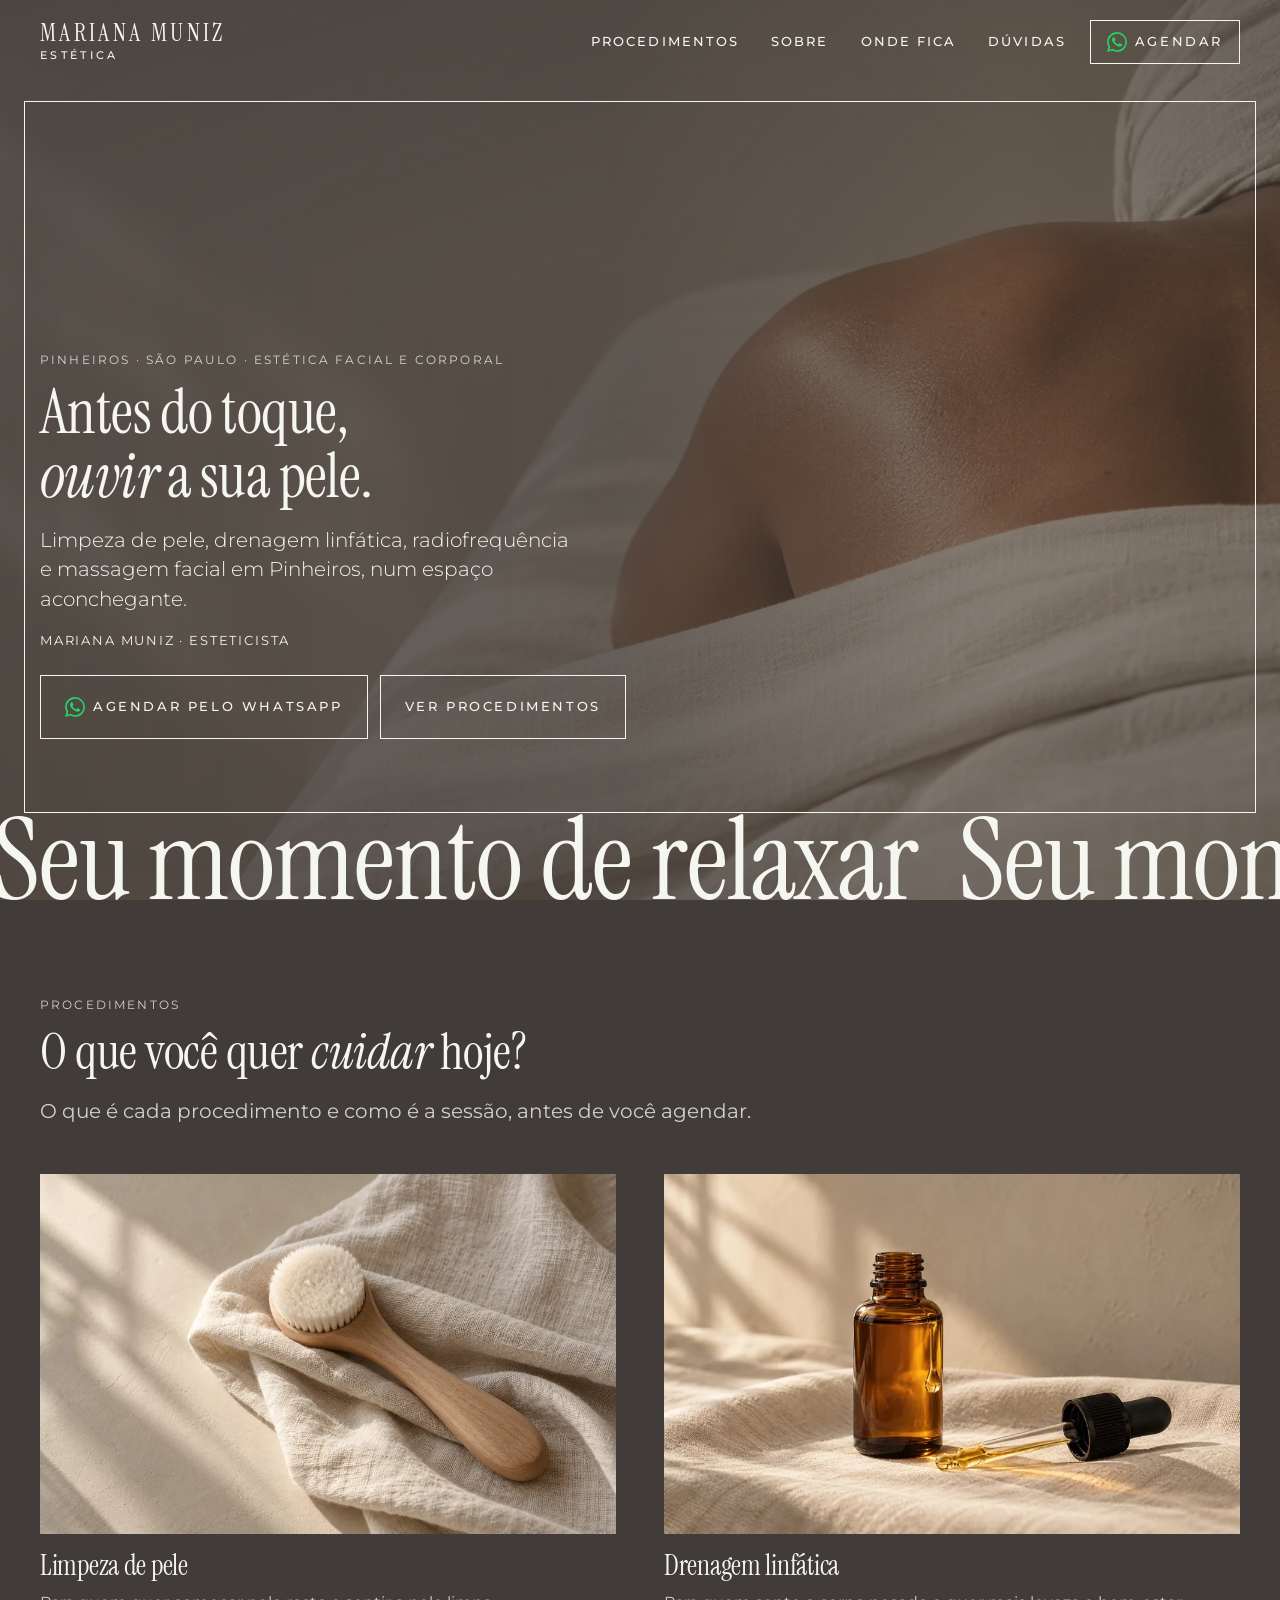
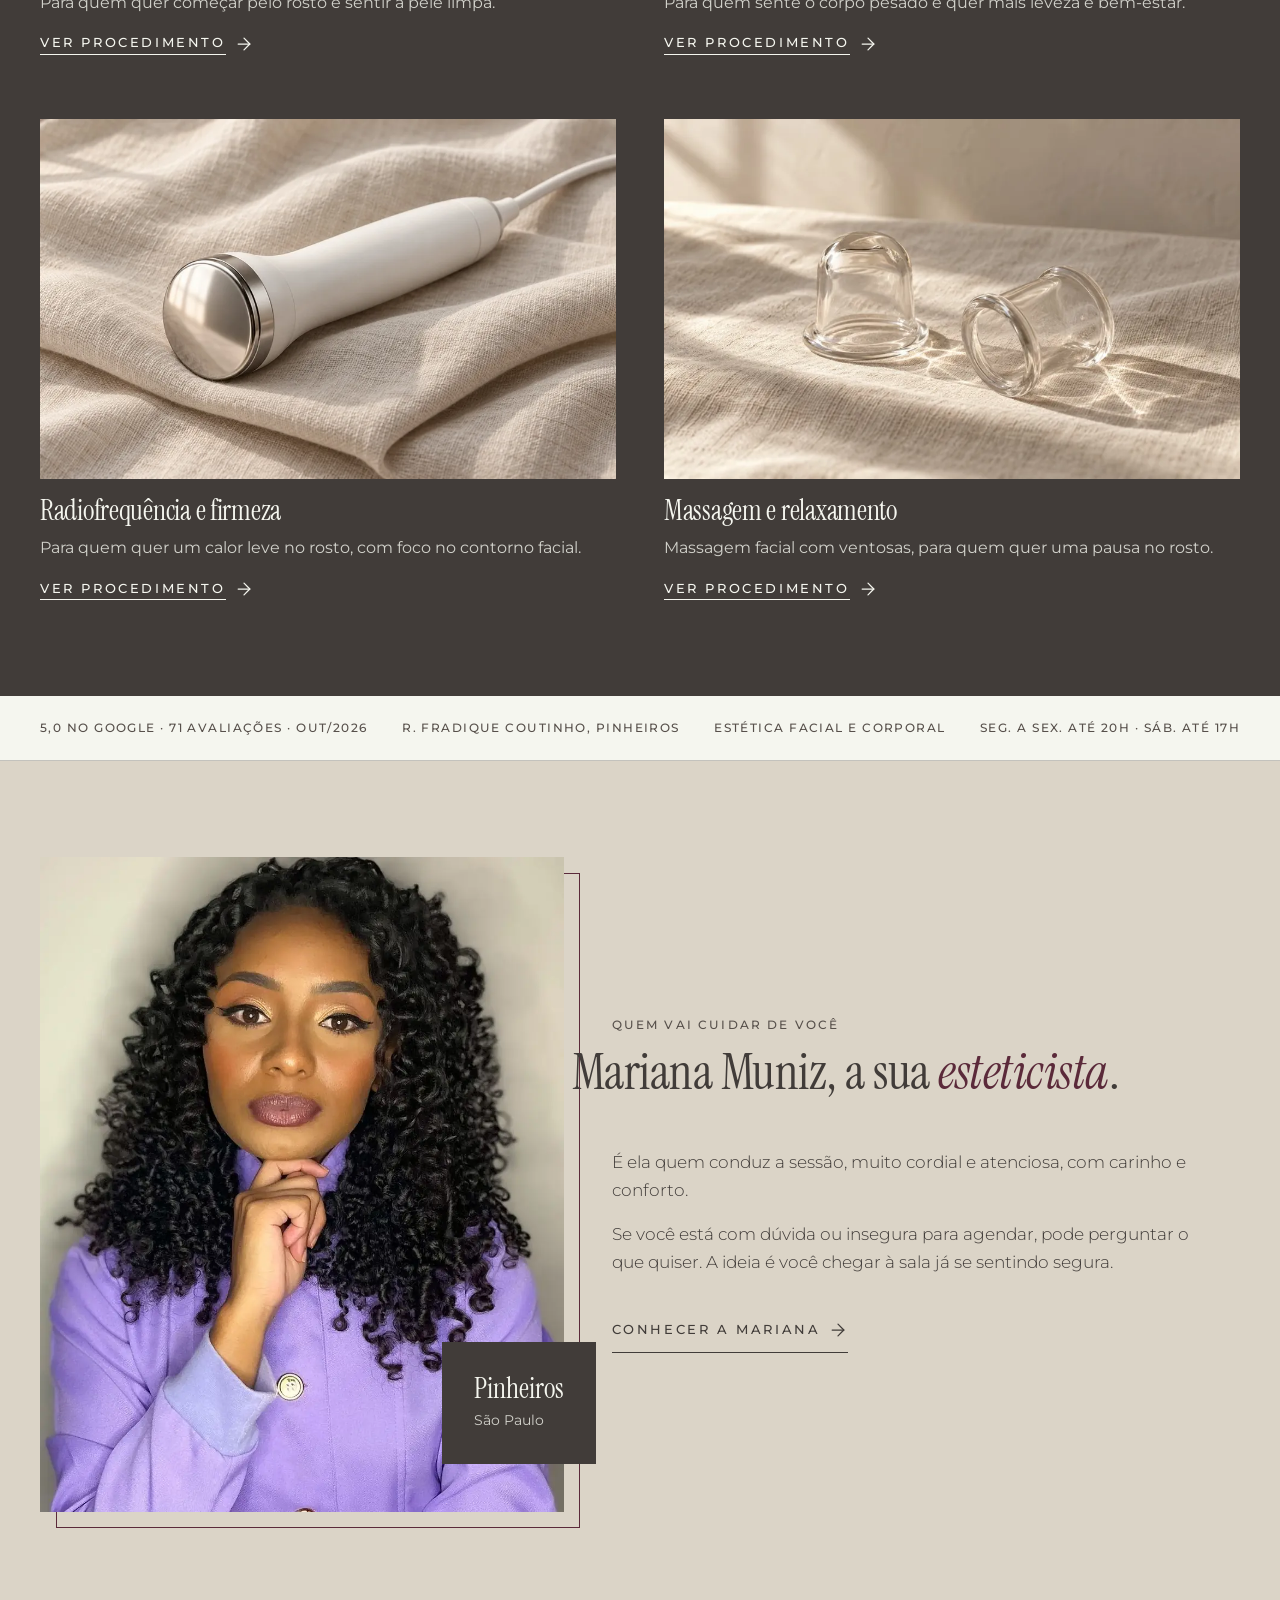
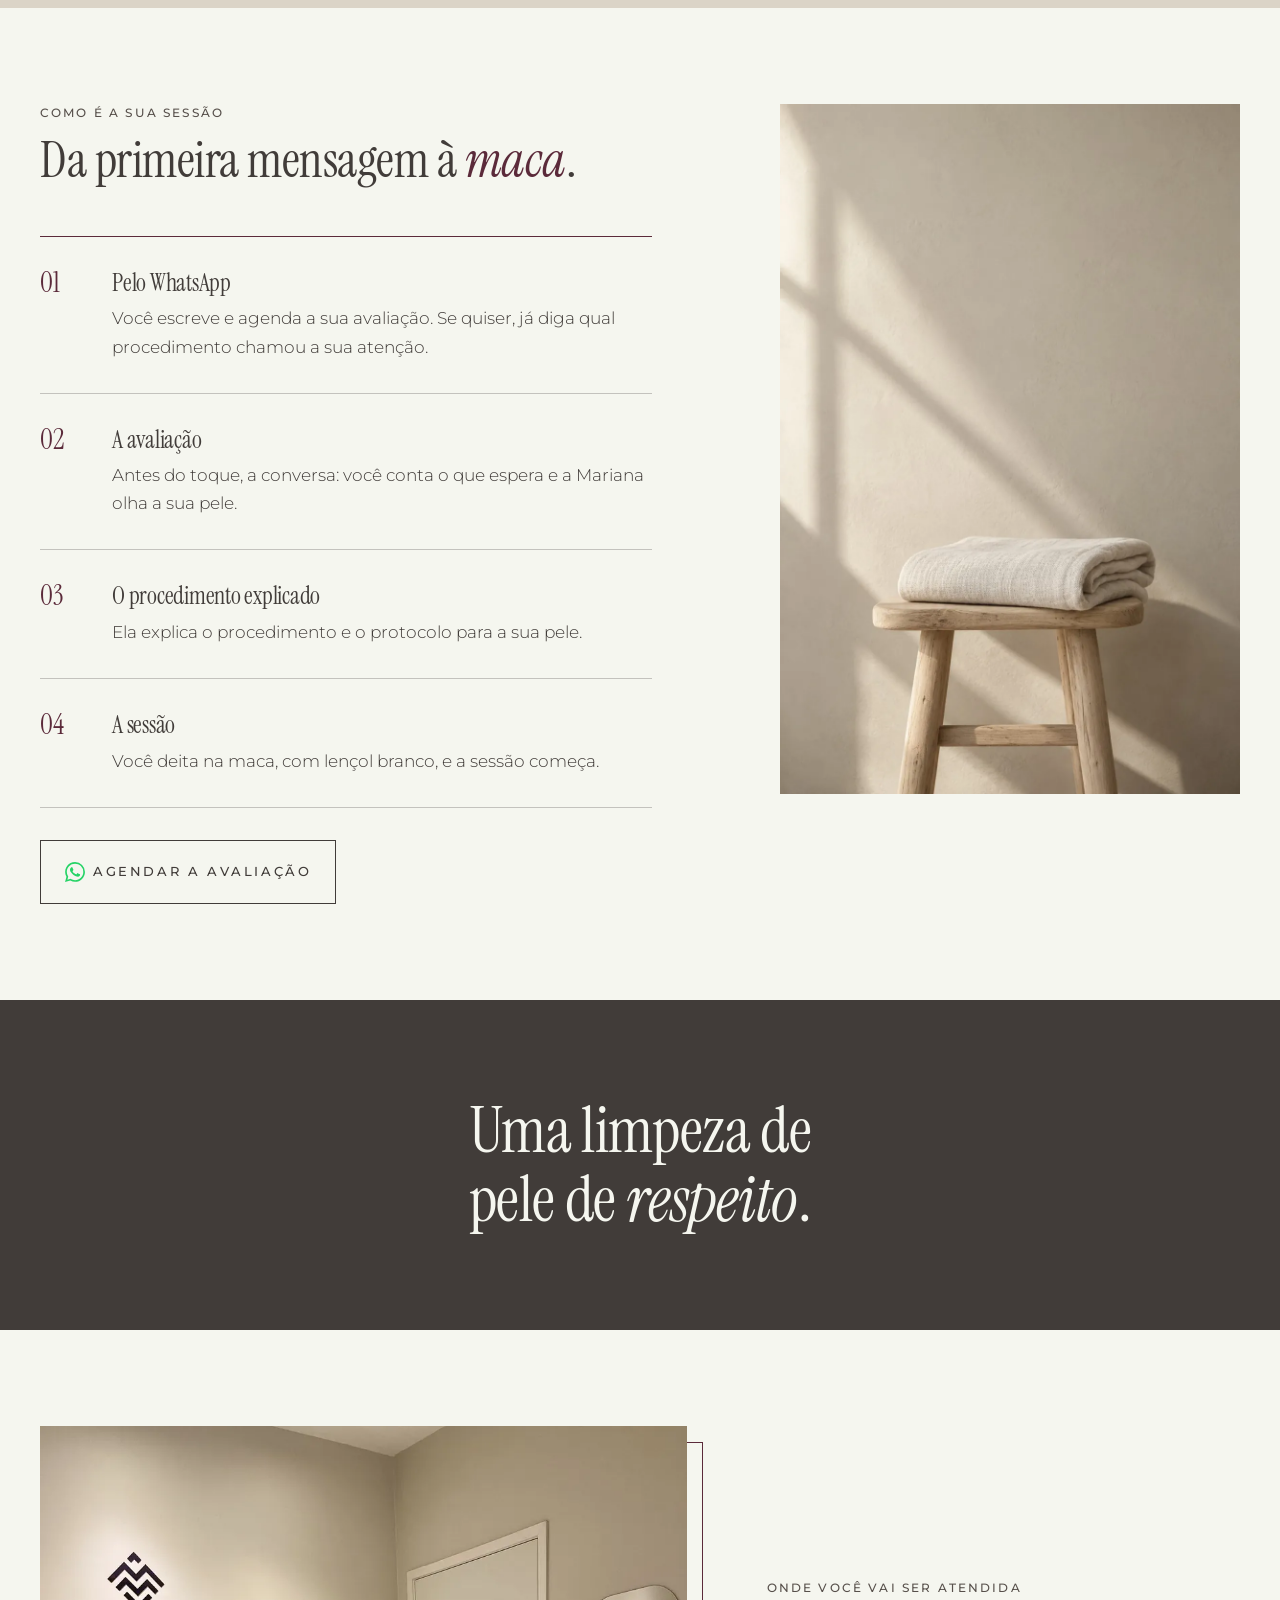
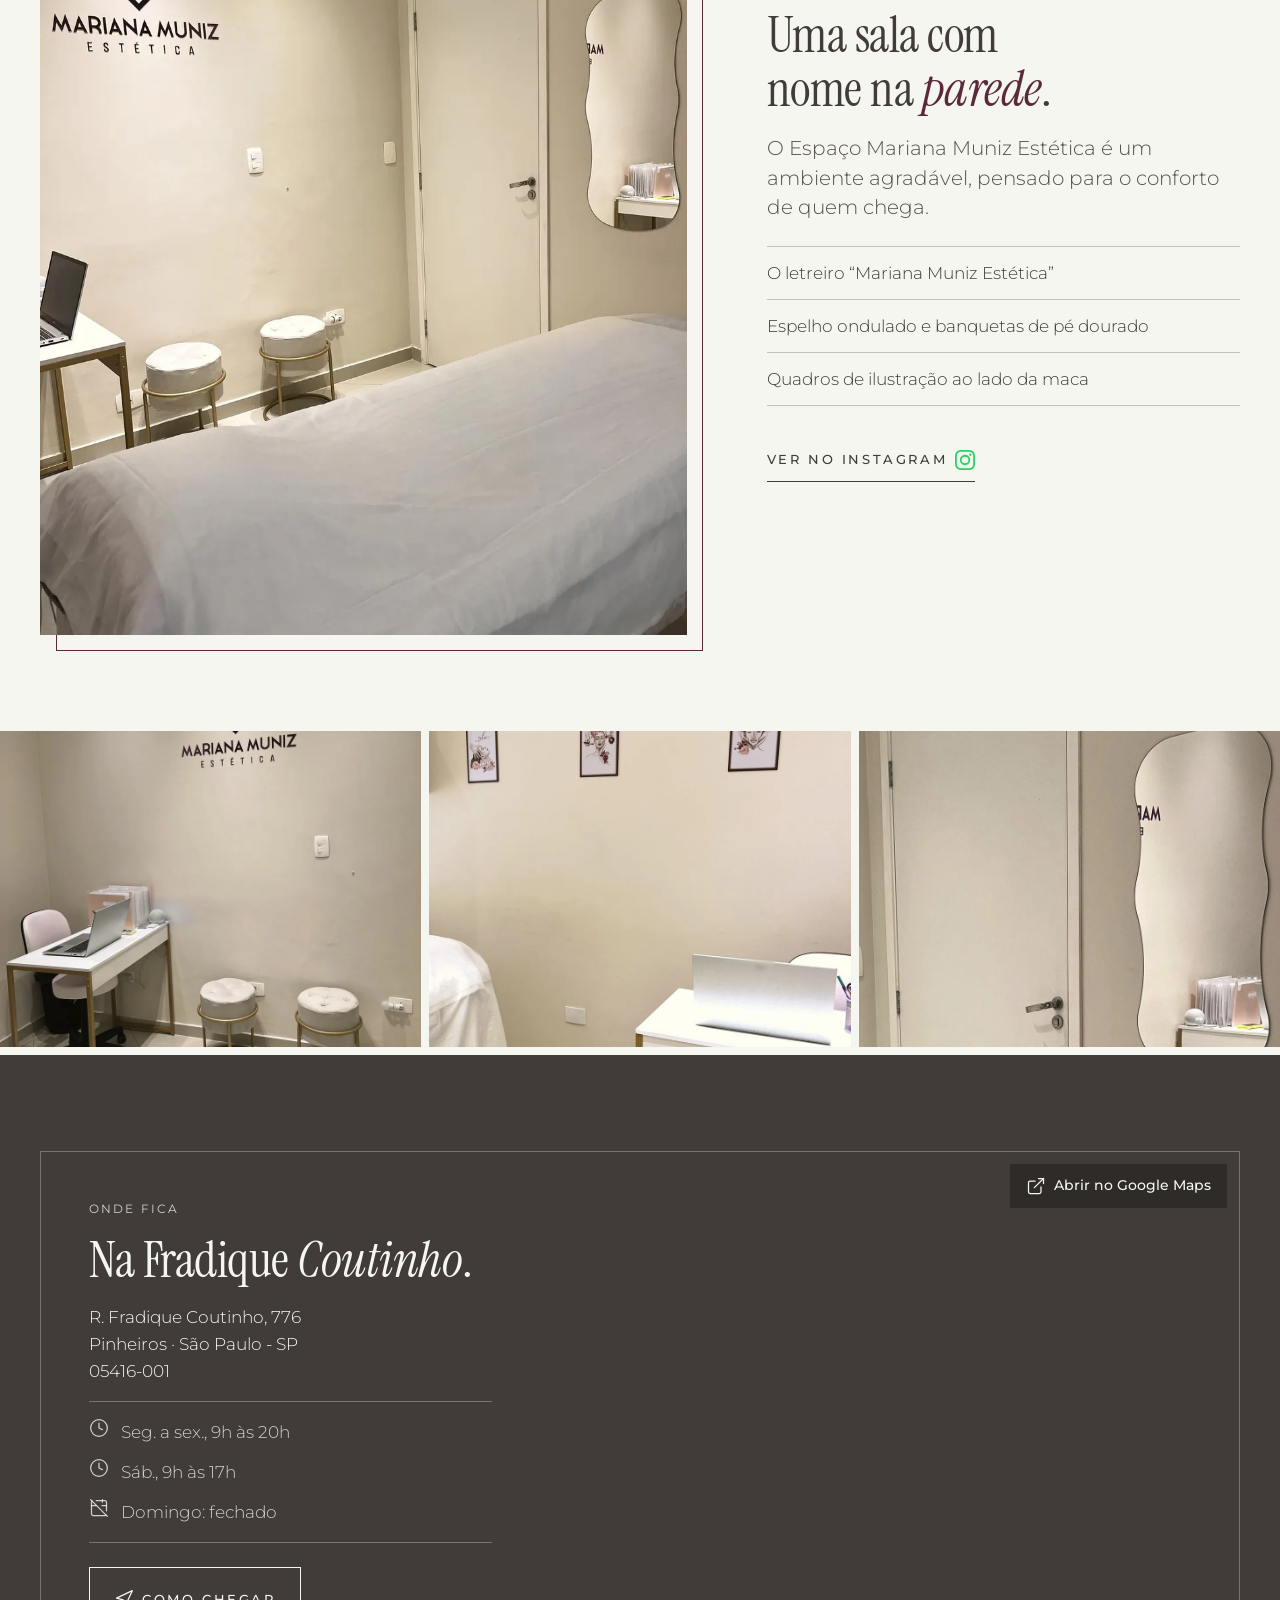
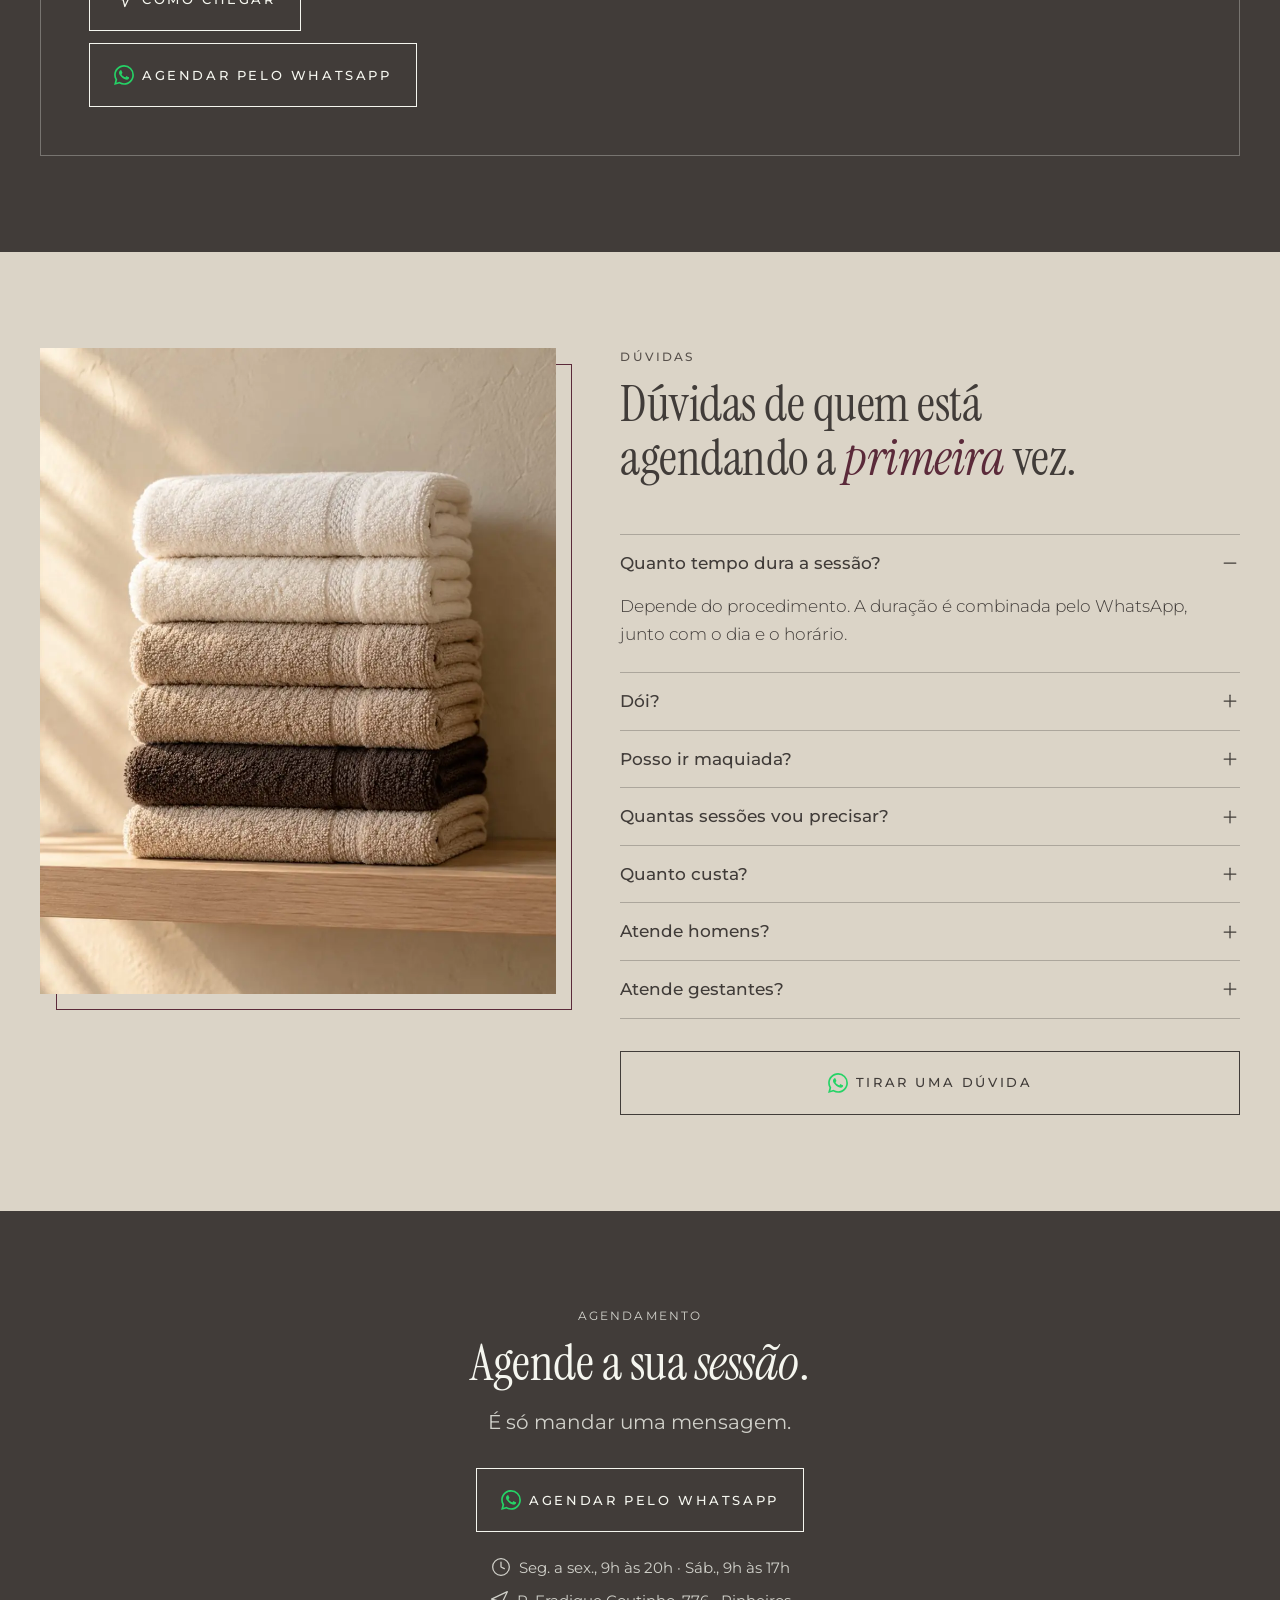
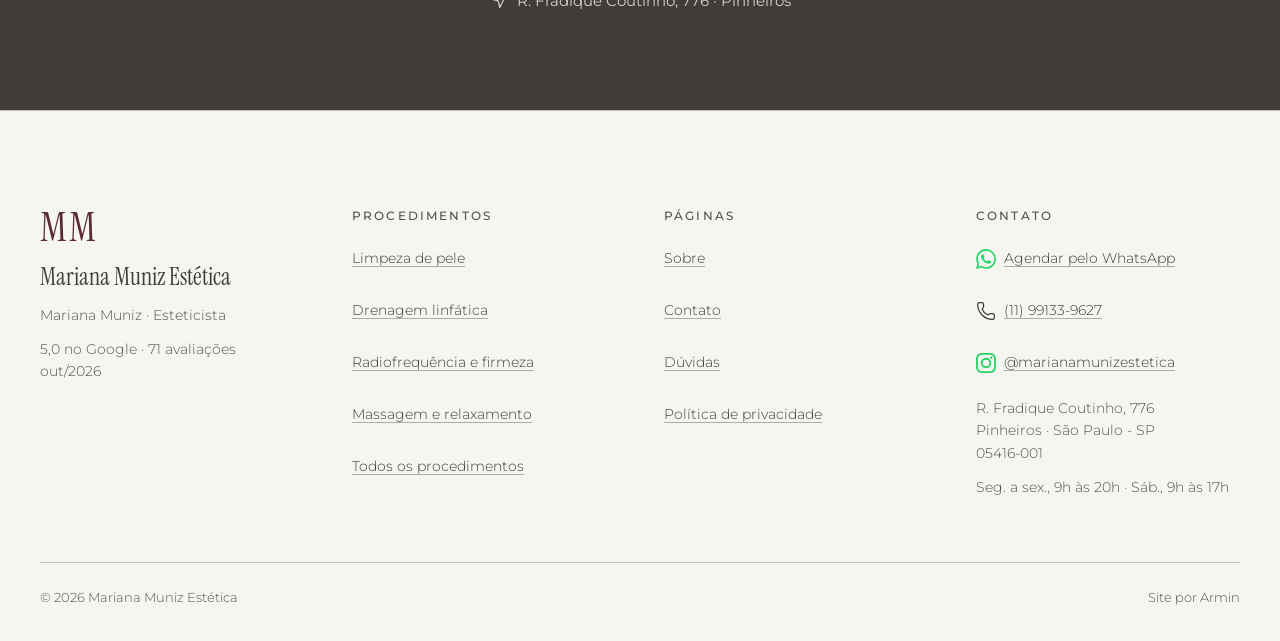
<file: index.html>
<!DOCTYPE html>
<!-- GERADO por _src/build.py a partir de _src/dados.py e _src/partes/. NÃO EDITE ESTE ARQUIVO: edite os dados e rode python3 _src/build.py -->
<html lang="pt-BR">
<head>
<meta charset="UTF-8">
<script>document.documentElement.classList.add('js')</script>
<meta name="viewport" content="width=device-width, initial-scale=1">
<!-- PRÉ-VENDA: não remover até o Armin fechar a venda -->
<meta name="robots" content="noindex, nofollow">
<title>Clínica de estética em Pinheiros, SP · Mariana Muniz</title>
<meta name="description" content="Esteticista em Pinheiros: limpeza de pele, drenagem linfática, radiofrequência e massagem facial, explicadas antes de agendar. R. Fradique Coutinho, 776.">
<meta property="og:title" content="Clínica de estética em Pinheiros, SP · Mariana Muniz">
<meta property="og:description" content="Esteticista em Pinheiros: limpeza de pele, drenagem linfática, radiofrequência e massagem facial, explicadas antes de agendar. R. Fradique Coutinho, 776.">
<meta property="og:type" content="website">
<meta property="og:locale" content="pt_BR">
<meta property="og:image" content="https://infomediamethods-sys.github.io/mariana-muniz-esteticista/assets/img/og-mariana.jpg">
<meta name="theme-color" content="#413C39">
<link rel="icon" href="data:image/svg+xml,%3Csvg%20xmlns%3D%22http%3A//www.w3.org/2000/svg%22%20viewBox%3D%220%200%2064%2064%22%3E%3Crect%20width%3D%2264%22%20height%3D%2264%22%20fill%3D%22%23413C39%22/%3E%3Ctext%20x%3D%2232%22%20y%3D%2242%22%20text-anchor%3D%22middle%22%20font-family%3D%22%27Instrument%20Serif%27%2CGeorgia%2Cserif%22%20font-size%3D%2228%22%20fill%3D%22%23F5F6EF%22%3EMM%3C/text%3E%3C/svg%3E">
<link rel="preconnect" href="https://fonts.googleapis.com">
<link rel="preconnect" href="https://fonts.gstatic.com" crossorigin>
<link href="https://fonts.googleapis.com/css2?family=Instrument+Serif:ital@0;1&amp;family=Montserrat:wght@300;500&amp;display=swap" rel="stylesheet">
<link rel="preload" as="image" type="image/webp" media="(max-width: 899px)" imagesrcset="assets/img/heroi-opcao-1-mobile-480.webp 480w, assets/img/heroi-opcao-1-mobile-960.webp 960w" imagesizes="100vw">
<link rel="preload" as="image" type="image/webp" media="(min-width: 900px)" imagesrcset="assets/img/heroi-opcao-1-960.webp 960w, assets/img/heroi-opcao-1-1600.webp 1600w" imagesizes="100vw">
<link rel="stylesheet" href="assets/css/base.css">
<link rel="stylesheet" href="assets/css/style.css">
<script type="application/ld+json">{"@context": "https://schema.org", "@type": "BeautySalon", "name": "Mariana Muniz Estética", "url": "https://infomediamethods-sys.github.io/mariana-muniz-esteticista/", "image": "https://infomediamethods-sys.github.io/mariana-muniz-esteticista/assets/img/og-mariana.jpg", "telephone": "+5511991339627", "address": {"@type": "PostalAddress", "streetAddress": "R. Fradique Coutinho, 776", "addressLocality": "São Paulo", "addressRegion": "SP", "postalCode": "05416-001", "addressCountry": "BR"}, "geo": {"@type": "GeoCoordinates", "latitude": -23.5602699, "longitude": -46.6882578}, "openingHoursSpecification": [{"@type": "OpeningHoursSpecification", "dayOfWeek": ["Monday", "Tuesday", "Wednesday", "Thursday", "Friday"], "opens": "09:00", "closes": "20:00"}, {"@type": "OpeningHoursSpecification", "dayOfWeek": ["Saturday"], "opens": "09:00", "closes": "17:00"}], "sameAs": ["https://www.instagram.com/marianamunizestetica/", "https://www.google.com/maps/place/Mariana+Muniz+Est%C3%A9tica/data=!4m7!3m6!1s0x94ce573ca1900281:0x247b59a0af93da75!8m2!3d-23.5602699!4d-46.6882578!16s%2Fg%2F11x0xfwkxv!19sChIJgQKQoTxXzpQRddqTr6BZeyQ"]}</script>
<script type="application/ld+json">{"@context": "https://schema.org", "@type": "FAQPage", "mainEntity": [{"@type": "Question", "name": "Quanto tempo dura a sessão?", "acceptedAnswer": {"@type": "Answer", "text": "Depende do procedimento. A duração é combinada pelo WhatsApp, junto com o dia e o horário."}}, {"@type": "Question", "name": "Dói?", "acceptedAnswer": {"@type": "Answer", "text": "Na limpeza de pele, a extração pode dar um leve desconforto, que passa. Na drenagem e na massagem facial, a pressão é leve, e o que se busca é uma sensação de bem-estar. Se algo incomodar, é só falar na hora."}}, {"@type": "Question", "name": "Posso ir maquiada?", "acceptedAnswer": {"@type": "Answer", "text": "Para procedimentos no rosto, o ideal é chegar sem maquiagem. Se não der, ela é retirada no começo da sessão."}}, {"@type": "Question", "name": "Quantas sessões vou precisar?", "acceptedAnswer": {"@type": "Answer", "text": "Muda de pele para pele e de procedimento para procedimento. A avaliação define o protocolo."}}, {"@type": "Question", "name": "Quanto custa?", "acceptedAnswer": {"@type": "Answer", "text": "O valor depende do protocolo; a avaliação é o momento de explicar o que faz sentido para a sua pele e o investimento."}}, {"@type": "Question", "name": "Atende homens?", "acceptedAnswer": {"@type": "Answer", "text": "Os procedimentos corporais masculinos são feitos só por indicação de clientes. É a forma de manter o atendimento exclusivo, seguro e de qualidade para todos. Nos procedimentos do rosto, pergunte pelo WhatsApp."}}, {"@type": "Question", "name": "Atende gestantes?", "acceptedAnswer": {"@type": "Answer", "text": "Pergunte pelo WhatsApp e conte de quantas semanas você está."}}]}</script>

</head>
<body>
<a class="pular-conteudo" href="#conteudo">Pular para o conteúdo</a>
<header data-header class="cabecalho">
  <div class="container cabecalho__linha">
    <a class="marca" href="index.html" aria-label="Mariana Muniz Estética, página inicial"><span class="marca__nome">Mariana Muniz</span><span class="marca__sub">Estética</span></a>
    <nav class="cabecalho__nav" aria-label="Páginas"><a href="procedimentos.html">Procedimentos</a><a href="sobre.html">Sobre</a><a href="contato.html">Onde fica</a><a href="#duvidas">Dúvidas</a></nav>
    <a class="botao cabecalho__botao" href="https://wa.me/5511991339627?text=Ol%C3%A1%21%20Vim%20pelo%20site%20e%20quero%20agendar%20uma%20avalia%C3%A7%C3%A3o." target="_blank" rel="noopener" data-origem="cabecalho" aria-label="Agendar pelo WhatsApp"><svg class="icone icone--linha icone--marca" width="20" height="20" fill="currentColor" aria-hidden="true" focusable="false" role="img" viewBox="0 0 24 24" xmlns="http://www.w3.org/2000/svg"><path d="M17.472 14.382c-.297-.149-1.758-.867-2.03-.967-.273-.099-.471-.148-.67.15-.197.297-.767.966-.94 1.164-.173.199-.347.223-.644.075-.297-.15-1.255-.463-2.39-1.475-.883-.788-1.48-1.761-1.653-2.059-.173-.297-.018-.458.13-.606.134-.133.298-.347.446-.52.149-.174.198-.298.298-.497.099-.198.05-.371-.025-.52-.075-.149-.669-1.612-.916-2.207-.242-.579-.487-.5-.669-.51-.173-.008-.371-.01-.57-.01-.198 0-.52.074-.792.372-.272.297-1.04 1.016-1.04 2.479 0 1.462 1.065 2.875 1.213 3.074.149.198 2.096 3.2 5.077 4.487.709.306 1.262.489 1.694.625.712.227 1.36.195 1.871.118.571-.085 1.758-.719 2.006-1.413.248-.694.248-1.289.173-1.413-.074-.124-.272-.198-.57-.347m-5.421 7.403h-.004a9.87 9.87 0 01-5.031-1.378l-.361-.214-3.741.982.998-3.648-.235-.374a9.86 9.86 0 01-1.51-5.26c.001-5.45 4.436-9.884 9.888-9.884 2.64 0 5.122 1.03 6.988 2.898a9.825 9.825 0 012.893 6.994c-.003 5.45-4.437 9.884-9.885 9.884m8.413-18.297A11.815 11.815 0 0012.05 0C5.495 0 .16 5.335.157 11.892c0 2.096.547 4.142 1.588 5.945L.057 24l6.305-1.654a11.882 11.882 0 005.683 1.448h.005c6.554 0 11.89-5.335 11.893-11.893a11.821 11.821 0 00-3.48-8.413Z"/></svg><span>Agendar</span></a>
  </div>
</header>

<main id="conteudo">
<section class="heroi" data-heroi data-heroi-opcoes="{&quot;1&quot;: {&quot;cel&quot;: &quot;assets/img/heroi-opcao-1-mobile-480.webp 480w, assets/img/heroi-opcao-1-mobile-960.webp 960w&quot;, &quot;pc&quot;: &quot;assets/img/heroi-opcao-1-960.webp 960w, assets/img/heroi-opcao-1-1600.webp 1600w&quot;, &quot;src&quot;: &quot;assets/img/heroi-opcao-1-960.jpg&quot;, &quot;alt&quot;: &quot;Ombro e nuca sob um lençol de linho, na luz da manhã&quot;, &quot;h1&quot;: &quot;Antes do toque, &lt;em&gt;ouvir&lt;/em&gt; a sua pele.&quot;}}"><div class="heroi__fundo"><div class="midia proporcao-3-2 heroi__midia"><picture><source type="image/webp" media="(max-width: 899px)" srcset="assets/img/heroi-opcao-1-mobile-480.webp 480w, assets/img/heroi-opcao-1-mobile-960.webp 960w" sizes="100vw"><source type="image/webp" srcset="assets/img/heroi-opcao-1-960.webp 960w, assets/img/heroi-opcao-1-1600.webp 1600w" sizes="100vw"><img src="assets/img/heroi-opcao-1-960.jpg" width="960" height="640" alt="Ombro e nuca sob um lençol de linho, na luz da manhã" decoding="async" fetchpriority="high"></picture></div><span class="moldura" aria-hidden="true"><i></i><i></i><i></i><i></i></span></div><div class="container heroi__conteudo"><p class="rotulo entra" style="--i:0"><span class="nowrap">Pinheiros</span><span class="sep" aria-hidden="true"> · </span><span class="nowrap">São Paulo</span><span class="sep" aria-hidden="true"> · </span><span class="nowrap">Estética facial e corporal</span></p><h1 class="entra" style="--i:1" data-heroi-h1>Antes do toque, <em>ouvir</em> a sua pele.</h1><p class="heroi__apoio entra" style="--i:2">Limpeza de pele, drenagem linfática, radiofrequência e massagem facial em Pinheiros, num espaço aconchegante.</p><p class="heroi__registro entra" style="--i:3"><span class="nowrap">Mariana Muniz</span><span class="sep" aria-hidden="true"> · </span><span class="nowrap">Esteticista</span></p><div class="heroi__acoes entra" style="--i:4"><a class="botao" href="https://wa.me/5511991339627?text=Ol%C3%A1%21%20Vim%20pelo%20site%20e%20quero%20agendar%20uma%20avalia%C3%A7%C3%A3o." target="_blank" rel="noopener" data-origem="geral"><svg class="icone icone--linha icone--marca" width="20" height="20" fill="currentColor" aria-hidden="true" focusable="false" role="img" viewBox="0 0 24 24" xmlns="http://www.w3.org/2000/svg"><path d="M17.472 14.382c-.297-.149-1.758-.867-2.03-.967-.273-.099-.471-.148-.67.15-.197.297-.767.966-.94 1.164-.173.199-.347.223-.644.075-.297-.15-1.255-.463-2.39-1.475-.883-.788-1.48-1.761-1.653-2.059-.173-.297-.018-.458.13-.606.134-.133.298-.347.446-.52.149-.174.198-.298.298-.497.099-.198.05-.371-.025-.52-.075-.149-.669-1.612-.916-2.207-.242-.579-.487-.5-.669-.51-.173-.008-.371-.01-.57-.01-.198 0-.52.074-.792.372-.272.297-1.04 1.016-1.04 2.479 0 1.462 1.065 2.875 1.213 3.074.149.198 2.096 3.2 5.077 4.487.709.306 1.262.489 1.694.625.712.227 1.36.195 1.871.118.571-.085 1.758-.719 2.006-1.413.248-.694.248-1.289.173-1.413-.074-.124-.272-.198-.57-.347m-5.421 7.403h-.004a9.87 9.87 0 01-5.031-1.378l-.361-.214-3.741.982.998-3.648-.235-.374a9.86 9.86 0 01-1.51-5.26c.001-5.45 4.436-9.884 9.888-9.884 2.64 0 5.122 1.03 6.988 2.898a9.825 9.825 0 012.893 6.994c-.003 5.45-4.437 9.884-9.885 9.884m8.413-18.297A11.815 11.815 0 0012.05 0C5.495 0 .16 5.335.157 11.892c0 2.096.547 4.142 1.588 5.945L.057 24l6.305-1.654a11.882 11.882 0 005.683 1.448h.005c6.554 0 11.89-5.335 11.893-11.893a11.821 11.821 0 00-3.48-8.413Z"/></svg><span>Agendar pelo WhatsApp</span></a><a class="botao" href="#procedimentos"><span>Ver procedimentos</span></a></div></div><p class="heroi__frase entra" style="--i:5"><span>Seu momento de relaxar</span><span aria-hidden="true">Seu momento de relaxar</span><span aria-hidden="true">Seu momento de relaxar</span><span aria-hidden="true">Seu momento de relaxar</span></p></section>
<section class="secao secao--escuro portas" id="procedimentos"><div class="container"><div class="cabeca revelar"><p class="rotulo">Procedimentos</p><h2>O que você quer <em>cuidar</em> hoje?</h2><p class="apoio">O que é cada procedimento e como é a sessão, antes de você agendar.</p></div><ul class="grade grade--2" role="list"><li class="revelar"><a class="card" href="procedimentos-limpeza-de-pele.html" aria-label="Ver procedimento: Limpeza de pele"><div class="midia proporcao-16-10 card__midia"><picture><source type="image/webp" media="(max-width: 899px)" srcset="assets/img/porta-limpeza-de-pele-480.webp 480w, assets/img/porta-limpeza-de-pele-960.webp 960w" sizes="100vw"><source type="image/webp" srcset="assets/img/porta-limpeza-de-pele-960.webp 960w, assets/img/porta-limpeza-de-pele-1600.webp 1600w" sizes="(min-width: 900px) 50vw, 100vw"><img src="assets/img/porta-limpeza-de-pele-960.jpg" width="960" height="600" alt="Escova facial de cerdas macias e cabo de madeira sobre linho" decoding="async" ></picture></div><div class="card__corpo"><h3 class="card__titulo">Limpeza de pele</h3><p class="card__texto">Para quem quer começar pelo rosto e sentir a pele limpa.</p><span class="card__acao"><span>Ver procedimento</span><svg aria-hidden="true" focusable="false" class="icone icone--linha icone--arrow-right" xmlns="http://www.w3.org/2000/svg" width="20" height="20" viewBox="0 0 24 24" fill="none" stroke="currentColor" stroke-width="1.5" stroke-linecap="round" stroke-linejoin="round" ><path d="M5 12h14" /><path d="m12 5 7 7-7 7" /></svg></span></div></a></li><li class="revelar"><a class="card" href="procedimentos-drenagem-linfatica.html" aria-label="Ver procedimento: Drenagem linfática"><div class="midia proporcao-16-10 card__midia"><picture><source type="image/webp" media="(max-width: 899px)" srcset="assets/img/porta-drenagem-linfatica-480.webp 480w, assets/img/porta-drenagem-linfatica-960.webp 960w" sizes="100vw"><source type="image/webp" srcset="assets/img/porta-drenagem-linfatica-960.webp 960w, assets/img/porta-drenagem-linfatica-1600.webp 1600w" sizes="(min-width: 900px) 50vw, 100vw"><img src="assets/img/porta-drenagem-linfatica-960.jpg" width="960" height="600" alt="Frasco âmbar sem rótulo com uma gota escorrendo" decoding="async" ></picture></div><div class="card__corpo"><h3 class="card__titulo">Drenagem linfática</h3><p class="card__texto">Para quem sente o corpo pesado e quer mais leveza e bem-estar.</p><span class="card__acao"><span>Ver procedimento</span><svg aria-hidden="true" focusable="false" class="icone icone--linha icone--arrow-right" xmlns="http://www.w3.org/2000/svg" width="20" height="20" viewBox="0 0 24 24" fill="none" stroke="currentColor" stroke-width="1.5" stroke-linecap="round" stroke-linejoin="round" ><path d="M5 12h14" /><path d="m12 5 7 7-7 7" /></svg></span></div></a></li><li class="revelar"><a class="card" href="procedimentos-radiofrequencia-e-flacidez.html" aria-label="Ver procedimento: Radiofrequência e firmeza"><div class="midia proporcao-16-10 card__midia"><picture><source type="image/webp" media="(max-width: 899px)" srcset="assets/img/porta-radiofrequencia-e-flacidez-480.webp 480w, assets/img/porta-radiofrequencia-e-flacidez-960.webp 960w" sizes="100vw"><source type="image/webp" srcset="assets/img/porta-radiofrequencia-e-flacidez-960.webp 960w, assets/img/porta-radiofrequencia-e-flacidez-1600.webp 1600w" sizes="(min-width: 900px) 50vw, 100vw"><img src="assets/img/porta-radiofrequencia-e-flacidez-960.jpg" width="960" height="600" alt="Ponteira de cabo branco e cabeça de aço sobre linho" decoding="async" loading="lazy"></picture></div><div class="card__corpo"><h3 class="card__titulo">Radiofrequência e firmeza</h3><p class="card__texto">Para quem quer um calor leve no rosto, com foco no contorno facial.</p><span class="card__acao"><span>Ver procedimento</span><svg aria-hidden="true" focusable="false" class="icone icone--linha icone--arrow-right" xmlns="http://www.w3.org/2000/svg" width="20" height="20" viewBox="0 0 24 24" fill="none" stroke="currentColor" stroke-width="1.5" stroke-linecap="round" stroke-linejoin="round" ><path d="M5 12h14" /><path d="m12 5 7 7-7 7" /></svg></span></div></a></li><li class="revelar"><a class="card" href="procedimentos-massagem-e-relaxamento.html" aria-label="Ver procedimento: Massagem e relaxamento"><div class="midia proporcao-16-10 card__midia"><picture><source type="image/webp" media="(max-width: 899px)" srcset="assets/img/porta-massagem-e-relaxamento-480.webp 480w, assets/img/porta-massagem-e-relaxamento-960.webp 960w" sizes="100vw"><source type="image/webp" srcset="assets/img/porta-massagem-e-relaxamento-960.webp 960w, assets/img/porta-massagem-e-relaxamento-1600.webp 1600w" sizes="(min-width: 900px) 50vw, 100vw"><img src="assets/img/porta-massagem-e-relaxamento-960.jpg" width="960" height="600" alt="Duas ventosas faciais de vidro sobre linho" decoding="async" loading="lazy"></picture></div><div class="card__corpo"><h3 class="card__titulo">Massagem e relaxamento</h3><p class="card__texto">Massagem facial com ventosas, para quem quer uma pausa no rosto.</p><span class="card__acao"><span>Ver procedimento</span><svg aria-hidden="true" focusable="false" class="icone icone--linha icone--arrow-right" xmlns="http://www.w3.org/2000/svg" width="20" height="20" viewBox="0 0 24 24" fill="none" stroke="currentColor" stroke-width="1.5" stroke-linecap="round" stroke-linejoin="round" ><path d="M5 12h14" /><path d="m12 5 7 7-7 7" /></svg></span></div></a></li></ul></div></section>
<section class="faixa-fatos" aria-label="Fatos sobre o atendimento"><div class="container"><ul class="faixa-fatos__lista revelar" role="list"><li><span class="nowrap">5,0 no Google</span><span class="sep" aria-hidden="true"> · </span><span class="nowrap">71 avaliações</span><span class="sep" aria-hidden="true"> · </span><span class="nowrap">out/2026</span></li><li>R. Fradique Coutinho, Pinheiros</li><li>Estética facial e corporal</li><li><span class="nowrap">Seg. a sex. até 20h</span><span class="sep" aria-hidden="true"> · </span><span class="nowrap">sáb. até 17h</span></li></ul></div></section>
<section class="secao secao--claro-2 pessoa" id="sobre"><div class="container pessoa__grade"><div class="pessoa__foto revelar"><div class="midia proporcao-4-5 pessoa__midia"><picture><source type="image/webp" media="(max-width: 899px)" srcset="assets/img/retrato-estudio-480.webp 480w, assets/img/retrato-estudio-960.webp 960w" sizes="100vw"><source type="image/webp" srcset="assets/img/retrato-estudio-960.webp 960w" sizes="(min-width: 900px) 40vw, 100vw"><img src="assets/img/retrato-estudio-960.jpg" width="960" height="1200" alt="Mariana Muniz, esteticista, em retrato de estúdio" decoding="async" loading="lazy"></picture></div><span class="moldura" aria-hidden="true"><i></i><i></i><i></i><i></i></span><div class="pessoa__cartao"><p class="pessoa__cartao-nome">Pinheiros</p><p class="pessoa__cartao-linha">São Paulo</p></div></div><div class="pessoa__texto"><div class="cabeca revelar cabeca--atravessa"><p class="rotulo">Quem vai cuidar de você</p><h2>Mariana Muniz, a sua <em>esteticista</em>.</h2></div><div class="pessoa__corpo revelar"><p>É ela quem conduz a sessão, muito cordial e atenciosa, com carinho e conforto.</p><p>Se você está com dúvida ou insegura para agendar, pode perguntar o que quiser. A ideia é você chegar à sala já se sentindo segura.</p></div><p class="secao__link revelar"><a class="link-seta" href="sobre.html"><span>Conhecer a Mariana</span><svg aria-hidden="true" focusable="false" class="icone icone--linha icone--arrow-right" xmlns="http://www.w3.org/2000/svg" width="20" height="20" viewBox="0 0 24 24" fill="none" stroke="currentColor" stroke-width="1.5" stroke-linecap="round" stroke-linejoin="round" ><path d="M5 12h14" /><path d="m12 5 7 7-7 7" /></svg></a></p></div></div></section>
<section class="secao secao--claro sessao" id="como-e-a-sessao"><div class="container sessao__grade" data-sessao><div class="sessao__texto"><div class="cabeca revelar"><p class="rotulo">Como é a sua sessão</p><h2>Da primeira mensagem à <em>maca</em>.</h2></div><ol class="passos passos--seq" role="list"><li class="passo" style="--i:0"><span class="passo__numero">01</span><div><h3 class="passo__titulo">Pelo WhatsApp</h3><p>Você escreve e agenda a sua avaliação. Se quiser, já diga qual procedimento chamou a sua atenção.</p></div></li><li class="passo" style="--i:1"><span class="passo__numero">02</span><div><h3 class="passo__titulo">A avaliação</h3><p>Antes do toque, a conversa: você conta o que espera e a Mariana olha a sua pele.</p></div></li><li class="passo" style="--i:2"><span class="passo__numero">03</span><div><h3 class="passo__titulo">O procedimento explicado</h3><p>Ela explica o procedimento e o protocolo para a sua pele.</p></div></li><li class="passo" style="--i:3"><span class="passo__numero">04</span><div><h3 class="passo__titulo">A sessão</h3><p>Você deita na maca, com lençol branco, e a sessão começa.</p></div></li></ol><div class="sessao__acoes revelar"><a class="botao" href="https://wa.me/5511991339627?text=Ol%C3%A1%21%20Vim%20pelo%20site%20e%20quero%20agendar%20uma%20avalia%C3%A7%C3%A3o." target="_blank" rel="noopener" data-origem="geral"><svg class="icone icone--linha icone--marca" width="20" height="20" fill="currentColor" aria-hidden="true" focusable="false" role="img" viewBox="0 0 24 24" xmlns="http://www.w3.org/2000/svg"><path d="M17.472 14.382c-.297-.149-1.758-.867-2.03-.967-.273-.099-.471-.148-.67.15-.197.297-.767.966-.94 1.164-.173.199-.347.223-.644.075-.297-.15-1.255-.463-2.39-1.475-.883-.788-1.48-1.761-1.653-2.059-.173-.297-.018-.458.13-.606.134-.133.298-.347.446-.52.149-.174.198-.298.298-.497.099-.198.05-.371-.025-.52-.075-.149-.669-1.612-.916-2.207-.242-.579-.487-.5-.669-.51-.173-.008-.371-.01-.57-.01-.198 0-.52.074-.792.372-.272.297-1.04 1.016-1.04 2.479 0 1.462 1.065 2.875 1.213 3.074.149.198 2.096 3.2 5.077 4.487.709.306 1.262.489 1.694.625.712.227 1.36.195 1.871.118.571-.085 1.758-.719 2.006-1.413.248-.694.248-1.289.173-1.413-.074-.124-.272-.198-.57-.347m-5.421 7.403h-.004a9.87 9.87 0 01-5.031-1.378l-.361-.214-3.741.982.998-3.648-.235-.374a9.86 9.86 0 01-1.51-5.26c.001-5.45 4.436-9.884 9.888-9.884 2.64 0 5.122 1.03 6.988 2.898a9.825 9.825 0 012.893 6.994c-.003 5.45-4.437 9.884-9.885 9.884m8.413-18.297A11.815 11.815 0 0012.05 0C5.495 0 .16 5.335.157 11.892c0 2.096.547 4.142 1.588 5.945L.057 24l6.305-1.654a11.882 11.882 0 005.683 1.448h.005c6.554 0 11.89-5.335 11.893-11.893a11.821 11.821 0 00-3.48-8.413Z"/></svg><span>Agendar a avaliação</span></a></div></div><div class="sessao__fotos revelar"><div class="midia proporcao-2-3 sessao__midia ativo"><picture><source type="image/webp" media="(max-width: 899px)" srcset="assets/img/sessao-1-480.webp 480w, assets/img/sessao-1-960.webp 960w" sizes="100vw"><source type="image/webp" srcset="assets/img/sessao-1-960.webp 960w" sizes="(min-width: 900px) 40vw, 100vw"><img src="assets/img/sessao-1-960.jpg" width="960" height="1440" alt="Banqueta de madeira clara com uma manta de linho dobrada" decoding="async" loading="lazy"></picture></div><div class="midia proporcao-2-3 sessao__midia sessao__midia--extra"><picture><source type="image/webp" media="(max-width: 899px)" srcset="[data-uri]" sizes="100vw"><source type="image/webp" srcset="assets/img/sessao-2-960.webp 960w" sizes="(min-width: 900px) 40vw, 100vw"><img src="assets/img/sessao-2-960.jpg" width="960" height="1440" alt="Espelho de mão com moldura de cerâmica e discos de algodão num pires" decoding="async" loading="lazy"></picture></div><div class="midia proporcao-2-3 sessao__midia sessao__midia--extra"><picture><source type="image/webp" media="(max-width: 899px)" srcset="[data-uri]" sizes="100vw"><source type="image/webp" srcset="assets/img/sessao-3-960.webp 960w" sizes="(min-width: 900px) 40vw, 100vw"><img src="assets/img/sessao-3-960.jpg" width="960" height="1440" alt="Tigela de cerâmica com argila clara e espátula de madeira" decoding="async" loading="lazy"></picture></div><div class="midia proporcao-2-3 sessao__midia sessao__midia--extra"><picture><source type="image/webp" media="(max-width: 899px)" srcset="[data-uri]" sizes="100vw"><source type="image/webp" srcset="assets/img/sessao-4-960.webp 960w" sizes="(min-width: 900px) 40vw, 100vw"><img src="assets/img/sessao-4-960.jpg" width="960" height="1440" alt="Copo de água e folha de eucalipto numa bandeja de cerâmica" decoding="async" loading="lazy"></picture></div></div></div></section>
<section class="secao secao--escuro frase"><div class="container"><h2 class="frase__texto revelar">Uma limpeza de pele de <em>respeito</em>.</h2></div></section>
<section class="espaco secao--claro" id="espaco"><div class="espaco__faixa"><div class="espaco__foto revelar"><div class="midia proporcao-4-5 espaco__midia"><picture><source type="image/webp" media="(max-width: 899px)" srcset="assets/img/espaco-sala-mobile-480.webp 480w, assets/img/espaco-sala-mobile-960.webp 960w" sizes="100vw"><source type="image/webp" srcset="assets/img/espaco-sala-mobile-960.webp 960w, assets/img/espaco-sala-mobile-1600.webp 1600w" sizes="(min-width: 900px) 58vw, 100vw"><img src="assets/img/espaco-sala-mobile-960.jpg" width="960" height="1200" alt="Sala com o letreiro Mariana Muniz Estética na parede, banquetas, porta branca, espelho ondulado e a maca com lençol branco" decoding="async" loading="lazy"></picture></div><span class="moldura" aria-hidden="true"><i></i><i></i><i></i><i></i></span></div><div class="container espaco__conteudo"><div class="espaco__caixa revelar"><div class="cabeca revelar"><p class="rotulo">Onde você vai ser atendida</p><h2>Uma sala com nome na <em>parede</em>.</h2><p class="apoio">O Espaço Mariana Muniz Estética é um ambiente agradável, pensado para o conforto de quem chega.</p></div><ul class="espaco__itens" role="list"><li>O letreiro “Mariana Muniz Estética”</li><li>Espelho ondulado e banquetas de pé dourado</li><li>Quadros de ilustração ao lado da maca</li></ul><p class="secao__link"><a class="link-seta" href="https://www.instagram.com/marianamunizestetica/" target="_blank" rel="noopener" aria-label="Ver no Instagram: @marianamunizestetica"><span>Ver no Instagram</span><svg class="icone icone--linha icone--marca" width="20" height="20" fill="currentColor" aria-hidden="true" focusable="false" role="img" viewBox="0 0 24 24" xmlns="http://www.w3.org/2000/svg"><path d="M7.0301.084c-1.2768.0602-2.1487.264-2.911.5634-.7888.3075-1.4575.72-2.1228 1.3877-.6652.6677-1.075 1.3368-1.3802 2.127-.2954.7638-.4956 1.6365-.552 2.914-.0564 1.2775-.0689 1.6882-.0626 4.947.0062 3.2586.0206 3.6671.0825 4.9473.061 1.2765.264 2.1482.5635 2.9107.308.7889.72 1.4573 1.388 2.1228.6679.6655 1.3365 1.0743 2.1285 1.38.7632.295 1.6361.4961 2.9134.552 1.2773.056 1.6884.069 4.9462.0627 3.2578-.0062 3.668-.0207 4.9478-.0814 1.28-.0607 2.147-.2652 2.9098-.5633.7889-.3086 1.4578-.72 2.1228-1.3881.665-.6682 1.0745-1.3378 1.3795-2.1284.2957-.7632.4966-1.636.552-2.9124.056-1.2809.0692-1.6898.063-4.948-.0063-3.2583-.021-3.6668-.0817-4.9465-.0607-1.2797-.264-2.1487-.5633-2.9117-.3084-.7889-.72-1.4568-1.3876-2.1228C21.2982 1.33 20.628.9208 19.8378.6165 19.074.321 18.2017.1197 16.9244.0645 15.6471.0093 15.236-.005 11.977.0014 8.718.0076 8.31.0215 7.0301.0839m.1402 21.6932c-1.17-.0509-1.8053-.2453-2.2287-.408-.5606-.216-.96-.4771-1.3819-.895-.422-.4178-.6811-.8186-.9-1.378-.1644-.4234-.3624-1.058-.4171-2.228-.0595-1.2645-.072-1.6442-.079-4.848-.007-3.2037.0053-3.583.0607-4.848.05-1.169.2456-1.805.408-2.2282.216-.5613.4762-.96.895-1.3816.4188-.4217.8184-.6814 1.3783-.9003.423-.1651 1.0575-.3614 2.227-.4171 1.2655-.06 1.6447-.072 4.848-.079 3.2033-.007 3.5835.005 4.8495.0608 1.169.0508 1.8053.2445 2.228.408.5608.216.96.4754 1.3816.895.4217.4194.6816.8176.9005 1.3787.1653.4217.3617 1.056.4169 2.2263.0602 1.2655.0739 1.645.0796 4.848.0058 3.203-.0055 3.5834-.061 4.848-.051 1.17-.245 1.8055-.408 2.2294-.216.5604-.4763.96-.8954 1.3814-.419.4215-.8181.6811-1.3783.9-.4224.1649-1.0577.3617-2.2262.4174-1.2656.0595-1.6448.072-4.8493.079-3.2045.007-3.5825-.006-4.848-.0608M16.953 5.5864A1.44 1.44 0 1 0 18.39 4.144a1.44 1.44 0 0 0-1.437 1.4424M5.8385 12.012c.0067 3.4032 2.7706 6.1557 6.173 6.1493 3.4026-.0065 6.157-2.7701 6.1506-6.1733-.0065-3.4032-2.771-6.1565-6.174-6.1498-3.403.0067-6.156 2.771-6.1496 6.1738M8 12.0077a4 4 0 1 1 4.008 3.9921A3.9996 3.9996 0 0 1 8 12.0077"/></svg></a></p></div></div></div><ul class="espaco__tira" role="list"><li class="revelar"><div class="midia proporcao-1-1 "><picture><source type="image/webp" media="(max-width: 899px)" srcset="assets/img/espaco-mesa-480.webp 480w, assets/img/espaco-mesa-960.webp 960w" sizes="100vw"><source type="image/webp" srcset="assets/img/espaco-mesa-960.webp 960w" sizes="(min-width: 900px) 33vw, 100vw"><img src="assets/img/espaco-mesa-960.jpg" width="960" height="960" alt="Mesa branca de pés dourados e banquetas sob o letreiro" decoding="async" loading="lazy"></picture></div></li><li class="revelar"><div class="midia proporcao-1-1 "><picture><source type="image/webp" media="(max-width: 899px)" srcset="assets/img/espaco-quadros-480.webp 480w, assets/img/espaco-quadros-960.webp 960w" sizes="100vw"><source type="image/webp" srcset="assets/img/espaco-quadros-960.webp 960w" sizes="(min-width: 900px) 33vw, 100vw"><img src="assets/img/espaco-quadros-960.jpg" width="960" height="960" alt="Três quadros de ilustração na parede, junto à ponta da maca" decoding="async" loading="lazy"></picture></div></li><li class="revelar"><div class="midia proporcao-1-1 "><picture><source type="image/webp" media="(max-width: 899px)" srcset="assets/img/espaco-espelho-480.webp 480w, assets/img/espaco-espelho-960.webp 960w" sizes="100vw"><source type="image/webp" srcset="assets/img/espaco-espelho-960.webp 960w" sizes="(min-width: 900px) 33vw, 100vw"><img src="assets/img/espaco-espelho-960.jpg" width="960" height="960" alt="Espelho ondulado ao lado da porta da sala" decoding="async" loading="lazy"></picture></div></li></ul></section>
<section class="secao secao--escuro local" id="onde-fica" data-mapa>
  <div class="container local__grade">
    <div class="local__cartao revelar">
      <p class="rotulo">Onde fica</p>
      <h2 class="local__titulo">Na Fradique <em>Coutinho</em>.</h2>
      <address class="local__endereco">
        R. Fradique Coutinho, 776<br>
        Pinheiros · São Paulo - SP<br>
        05416-001
      </address>
      <ul class="local__fatos" role="list"><li><svg aria-hidden="true" focusable="false" class="icone icone--linha icone--clock" xmlns="http://www.w3.org/2000/svg" width="20" height="20" viewBox="0 0 24 24" fill="none" stroke="currentColor" stroke-width="1.5" stroke-linecap="round" stroke-linejoin="round" ><circle cx="12" cy="12" r="10" /><path d="M12 6v6l4 2" /></svg><span>Seg. a sex., 9h às 20h</span></li><li><svg aria-hidden="true" focusable="false" class="icone icone--linha icone--clock" xmlns="http://www.w3.org/2000/svg" width="20" height="20" viewBox="0 0 24 24" fill="none" stroke="currentColor" stroke-width="1.5" stroke-linecap="round" stroke-linejoin="round" ><circle cx="12" cy="12" r="10" /><path d="M12 6v6l4 2" /></svg><span>Sáb., 9h às 17h</span></li><li><svg aria-hidden="true" focusable="false" class="icone icone--linha icone--calendar-off" xmlns="http://www.w3.org/2000/svg" width="20" height="20" viewBox="0 0 24 24" fill="none" stroke="currentColor" stroke-width="1.5" stroke-linecap="round" stroke-linejoin="round" ><path d="M16 2v3" /><path d="m2 2 20 20" /><path d="M21 9h-5.5" /><path d="M3 9h6" /><path d="M3.586 3.586A2 2 0 003 5v14a2 2 0 002 2h14a2 2 0 001.414-.586" /><path d="M8.656 3H19a2 2 0 012 2v10.344" /></svg><span>Domingo: fechado</span></li></ul>
      <div class="local__acoes">
        <a class="botao" href="https://www.google.com/maps/dir/?api=1&amp;destination=R.%20Fradique%20Coutinho%2C%20776%2C%20Pinheiros%2C%20S%C3%A3o%20Paulo%20-%20SP" target="_blank" rel="noopener" aria-label="Como chegar: R. Fradique Coutinho, 776, Pinheiros"><svg aria-hidden="true" focusable="false" class="icone icone--linha icone--navigation" xmlns="http://www.w3.org/2000/svg" width="20" height="20" viewBox="0 0 24 24" fill="none" stroke="currentColor" stroke-width="1.5" stroke-linecap="round" stroke-linejoin="round" ><polygon points="3 11 22 2 13 21 11 13 3 11" /></svg><span>Como chegar</span></a>
        <a class="botao local__so-computador" href="https://wa.me/5511991339627?text=Ol%C3%A1%21%20Vim%20pelo%20site%20e%20quero%20agendar%20uma%20avalia%C3%A7%C3%A3o." target="_blank" rel="noopener" data-origem="geral"><svg class="icone icone--linha icone--marca" width="20" height="20" fill="currentColor" aria-hidden="true" focusable="false" role="img" viewBox="0 0 24 24" xmlns="http://www.w3.org/2000/svg"><path d="M17.472 14.382c-.297-.149-1.758-.867-2.03-.967-.273-.099-.471-.148-.67.15-.197.297-.767.966-.94 1.164-.173.199-.347.223-.644.075-.297-.15-1.255-.463-2.39-1.475-.883-.788-1.48-1.761-1.653-2.059-.173-.297-.018-.458.13-.606.134-.133.298-.347.446-.52.149-.174.198-.298.298-.497.099-.198.05-.371-.025-.52-.075-.149-.669-1.612-.916-2.207-.242-.579-.487-.5-.669-.51-.173-.008-.371-.01-.57-.01-.198 0-.52.074-.792.372-.272.297-1.04 1.016-1.04 2.479 0 1.462 1.065 2.875 1.213 3.074.149.198 2.096 3.2 5.077 4.487.709.306 1.262.489 1.694.625.712.227 1.36.195 1.871.118.571-.085 1.758-.719 2.006-1.413.248-.694.248-1.289.173-1.413-.074-.124-.272-.198-.57-.347m-5.421 7.403h-.004a9.87 9.87 0 01-5.031-1.378l-.361-.214-3.741.982.998-3.648-.235-.374a9.86 9.86 0 01-1.51-5.26c.001-5.45 4.436-9.884 9.888-9.884 2.64 0 5.122 1.03 6.988 2.898a9.825 9.825 0 012.893 6.994c-.003 5.45-4.437 9.884-9.885 9.884m8.413-18.297A11.815 11.815 0 0012.05 0C5.495 0 .16 5.335.157 11.892c0 2.096.547 4.142 1.588 5.945L.057 24l6.305-1.654a11.882 11.882 0 005.683 1.448h.005c6.554 0 11.89-5.335 11.893-11.893a11.821 11.821 0 00-3.48-8.413Z"/></svg><span>Agendar pelo WhatsApp</span></a>
      </div>
    </div>
    <a class="local__mapa" href="https://www.google.com/maps/place/Mariana+Muniz+Est%C3%A9tica/data=!4m7!3m6!1s0x94ce573ca1900281:0x247b59a0af93da75!8m2!3d-23.5602699!4d-46.6882578!16s%2Fg%2F11x0xfwkxv!19sChIJgQKQoTxXzpQRddqTr6BZeyQ" target="_blank" rel="noopener" aria-label="Abrir no Google Maps: Mariana Muniz Estética em Pinheiros">
      <iframe src="https://www.google.com/maps?q=-23.5602699%2C-46.6882578&amp;z=16&amp;output=embed" title="Mapa: Mariana Muniz Estética, R. Fradique Coutinho, 776" loading="lazy" referrerpolicy="no-referrer-when-downgrade" tabindex="-1" aria-hidden="true"></iframe>
      <span class="local__selo"><svg aria-hidden="true" focusable="false" class="icone icone--linha icone--external-link" xmlns="http://www.w3.org/2000/svg" width="20" height="20" viewBox="0 0 24 24" fill="none" stroke="currentColor" stroke-width="1.5" stroke-linecap="round" stroke-linejoin="round" ><path d="M15 3h6v6" /><path d="M10 14 21 3" /><path d="M18 13v6a2 2 0 0 1-2 2H5a2 2 0 0 1-2-2V8a2 2 0 0 1 2-2h6" /></svg><span>Abrir no Google Maps</span></span>
    </a>
  </div>
</section>

<section class="secao secao--claro-2 faq-secao" id="duvidas"><div class="container faq__grade"><div class="faq__foto revelar"><div class="midia proporcao-4-5 faq__midia"><picture><source type="image/webp" media="(max-width: 899px)" srcset="assets/img/duvidas-480.webp 480w, assets/img/duvidas-960.webp 960w" sizes="100vw"><source type="image/webp" srcset="assets/img/duvidas-960.webp 960w" sizes="(min-width: 900px) 33vw, 100vw"><img src="assets/img/duvidas-960.jpg" width="960" height="1200" alt="Pilha de toalhas creme e areia numa prateleira de madeira clara" decoding="async" loading="lazy"></picture></div><span class="moldura" aria-hidden="true"><i></i><i></i><i></i><i></i></span></div><div class="faq__texto"><div class="cabeca revelar"><p class="rotulo">Dúvidas</p><h2>Dúvidas de quem está agendando a <em>primeira</em> vez.</h2></div><div class="revelar"><div class="faq"><details class="faq__item" open><summary><span>Quanto tempo dura a sessão?</span><span class="faq__icones" aria-hidden="true"><svg aria-hidden="true" focusable="false" class="icone icone--linha icone--plus" xmlns="http://www.w3.org/2000/svg" width="20" height="20" viewBox="0 0 24 24" fill="none" stroke="currentColor" stroke-width="1.5" stroke-linecap="round" stroke-linejoin="round" ><path d="M5 12h14" /><path d="M12 5v14" /></svg><svg aria-hidden="true" focusable="false" class="icone icone--linha icone--minus" xmlns="http://www.w3.org/2000/svg" width="20" height="20" viewBox="0 0 24 24" fill="none" stroke="currentColor" stroke-width="1.5" stroke-linecap="round" stroke-linejoin="round" ><path d="M5 12h14" /></svg></span></summary><div class="faq__resposta"><p>Depende do procedimento. A duração é combinada pelo WhatsApp, junto com o dia e o horário.</p></div></details><details class="faq__item"><summary><span>Dói?</span><span class="faq__icones" aria-hidden="true"><svg aria-hidden="true" focusable="false" class="icone icone--linha icone--plus" xmlns="http://www.w3.org/2000/svg" width="20" height="20" viewBox="0 0 24 24" fill="none" stroke="currentColor" stroke-width="1.5" stroke-linecap="round" stroke-linejoin="round" ><path d="M5 12h14" /><path d="M12 5v14" /></svg><svg aria-hidden="true" focusable="false" class="icone icone--linha icone--minus" xmlns="http://www.w3.org/2000/svg" width="20" height="20" viewBox="0 0 24 24" fill="none" stroke="currentColor" stroke-width="1.5" stroke-linecap="round" stroke-linejoin="round" ><path d="M5 12h14" /></svg></span></summary><div class="faq__resposta"><p>Na limpeza de pele, a extração pode dar um leve desconforto, que passa. Na drenagem e na massagem facial, a pressão é leve, e o que se busca é uma sensação de bem-estar. Se algo incomodar, é só falar na hora.</p></div></details><details class="faq__item"><summary><span>Posso ir maquiada?</span><span class="faq__icones" aria-hidden="true"><svg aria-hidden="true" focusable="false" class="icone icone--linha icone--plus" xmlns="http://www.w3.org/2000/svg" width="20" height="20" viewBox="0 0 24 24" fill="none" stroke="currentColor" stroke-width="1.5" stroke-linecap="round" stroke-linejoin="round" ><path d="M5 12h14" /><path d="M12 5v14" /></svg><svg aria-hidden="true" focusable="false" class="icone icone--linha icone--minus" xmlns="http://www.w3.org/2000/svg" width="20" height="20" viewBox="0 0 24 24" fill="none" stroke="currentColor" stroke-width="1.5" stroke-linecap="round" stroke-linejoin="round" ><path d="M5 12h14" /></svg></span></summary><div class="faq__resposta"><p>Para procedimentos no rosto, o ideal é chegar sem maquiagem. Se não der, ela é retirada no começo da sessão.</p></div></details><details class="faq__item"><summary><span>Quantas sessões vou precisar?</span><span class="faq__icones" aria-hidden="true"><svg aria-hidden="true" focusable="false" class="icone icone--linha icone--plus" xmlns="http://www.w3.org/2000/svg" width="20" height="20" viewBox="0 0 24 24" fill="none" stroke="currentColor" stroke-width="1.5" stroke-linecap="round" stroke-linejoin="round" ><path d="M5 12h14" /><path d="M12 5v14" /></svg><svg aria-hidden="true" focusable="false" class="icone icone--linha icone--minus" xmlns="http://www.w3.org/2000/svg" width="20" height="20" viewBox="0 0 24 24" fill="none" stroke="currentColor" stroke-width="1.5" stroke-linecap="round" stroke-linejoin="round" ><path d="M5 12h14" /></svg></span></summary><div class="faq__resposta"><p>Muda de pele para pele e de procedimento para procedimento. A avaliação define o protocolo.</p></div></details><details class="faq__item"><summary><span>Quanto custa?</span><span class="faq__icones" aria-hidden="true"><svg aria-hidden="true" focusable="false" class="icone icone--linha icone--plus" xmlns="http://www.w3.org/2000/svg" width="20" height="20" viewBox="0 0 24 24" fill="none" stroke="currentColor" stroke-width="1.5" stroke-linecap="round" stroke-linejoin="round" ><path d="M5 12h14" /><path d="M12 5v14" /></svg><svg aria-hidden="true" focusable="false" class="icone icone--linha icone--minus" xmlns="http://www.w3.org/2000/svg" width="20" height="20" viewBox="0 0 24 24" fill="none" stroke="currentColor" stroke-width="1.5" stroke-linecap="round" stroke-linejoin="round" ><path d="M5 12h14" /></svg></span></summary><div class="faq__resposta"><p>O valor depende do protocolo; a avaliação é o momento de explicar o que faz sentido para a sua pele e o investimento.</p></div></details><details class="faq__item"><summary><span>Atende homens?</span><span class="faq__icones" aria-hidden="true"><svg aria-hidden="true" focusable="false" class="icone icone--linha icone--plus" xmlns="http://www.w3.org/2000/svg" width="20" height="20" viewBox="0 0 24 24" fill="none" stroke="currentColor" stroke-width="1.5" stroke-linecap="round" stroke-linejoin="round" ><path d="M5 12h14" /><path d="M12 5v14" /></svg><svg aria-hidden="true" focusable="false" class="icone icone--linha icone--minus" xmlns="http://www.w3.org/2000/svg" width="20" height="20" viewBox="0 0 24 24" fill="none" stroke="currentColor" stroke-width="1.5" stroke-linecap="round" stroke-linejoin="round" ><path d="M5 12h14" /></svg></span></summary><div class="faq__resposta"><p>Os procedimentos corporais masculinos são feitos só por indicação de clientes. É a forma de manter o atendimento exclusivo, seguro e de qualidade para todos. Nos procedimentos do rosto, pergunte pelo WhatsApp.</p></div></details><details class="faq__item"><summary><span>Atende gestantes?</span><span class="faq__icones" aria-hidden="true"><svg aria-hidden="true" focusable="false" class="icone icone--linha icone--plus" xmlns="http://www.w3.org/2000/svg" width="20" height="20" viewBox="0 0 24 24" fill="none" stroke="currentColor" stroke-width="1.5" stroke-linecap="round" stroke-linejoin="round" ><path d="M5 12h14" /><path d="M12 5v14" /></svg><svg aria-hidden="true" focusable="false" class="icone icone--linha icone--minus" xmlns="http://www.w3.org/2000/svg" width="20" height="20" viewBox="0 0 24 24" fill="none" stroke="currentColor" stroke-width="1.5" stroke-linecap="round" stroke-linejoin="round" ><path d="M5 12h14" /></svg></span></summary><div class="faq__resposta"><p>Pergunte pelo WhatsApp e conte de quantas semanas você está.</p></div></details></div></div><div class="faq__acoes revelar"><a class="botao botao--largo" href="https://wa.me/5511991339627?text=Ol%C3%A1%21%20Vim%20pelo%20site%20e%20queria%20tirar%20uma%20d%C3%BAvida%20antes%20de%20agendar." target="_blank" rel="noopener" data-origem="duvida"><svg class="icone icone--linha icone--marca" width="20" height="20" fill="currentColor" aria-hidden="true" focusable="false" role="img" viewBox="0 0 24 24" xmlns="http://www.w3.org/2000/svg"><path d="M17.472 14.382c-.297-.149-1.758-.867-2.03-.967-.273-.099-.471-.148-.67.15-.197.297-.767.966-.94 1.164-.173.199-.347.223-.644.075-.297-.15-1.255-.463-2.39-1.475-.883-.788-1.48-1.761-1.653-2.059-.173-.297-.018-.458.13-.606.134-.133.298-.347.446-.52.149-.174.198-.298.298-.497.099-.198.05-.371-.025-.52-.075-.149-.669-1.612-.916-2.207-.242-.579-.487-.5-.669-.51-.173-.008-.371-.01-.57-.01-.198 0-.52.074-.792.372-.272.297-1.04 1.016-1.04 2.479 0 1.462 1.065 2.875 1.213 3.074.149.198 2.096 3.2 5.077 4.487.709.306 1.262.489 1.694.625.712.227 1.36.195 1.871.118.571-.085 1.758-.719 2.006-1.413.248-.694.248-1.289.173-1.413-.074-.124-.272-.198-.57-.347m-5.421 7.403h-.004a9.87 9.87 0 01-5.031-1.378l-.361-.214-3.741.982.998-3.648-.235-.374a9.86 9.86 0 01-1.51-5.26c.001-5.45 4.436-9.884 9.888-9.884 2.64 0 5.122 1.03 6.988 2.898a9.825 9.825 0 012.893 6.994c-.003 5.45-4.437 9.884-9.885 9.884m8.413-18.297A11.815 11.815 0 0012.05 0C5.495 0 .16 5.335.157 11.892c0 2.096.547 4.142 1.588 5.945L.057 24l6.305-1.654a11.882 11.882 0 005.683 1.448h.005c6.554 0 11.89-5.335 11.893-11.893a11.821 11.821 0 00-3.48-8.413Z"/></svg><span>Tirar uma dúvida</span></a></div></div></div></section>
<section class="secao secao--escuro cta" id="contato"><div class="container cta__caixa"><div class="cabeca revelar cabeca--centro"><p class="rotulo">Agendamento</p><h2>Agende a sua <em>sessão</em>.</h2><p class="apoio">É só mandar uma mensagem.</p></div><div class="cta__acoes revelar"><a class="botao" href="https://wa.me/5511991339627?text=Ol%C3%A1%21%20Vim%20pelo%20site%20e%20quero%20agendar%20uma%20avalia%C3%A7%C3%A3o." target="_blank" rel="noopener" data-origem="geral"><svg class="icone icone--linha icone--marca" width="20" height="20" fill="currentColor" aria-hidden="true" focusable="false" role="img" viewBox="0 0 24 24" xmlns="http://www.w3.org/2000/svg"><path d="M17.472 14.382c-.297-.149-1.758-.867-2.03-.967-.273-.099-.471-.148-.67.15-.197.297-.767.966-.94 1.164-.173.199-.347.223-.644.075-.297-.15-1.255-.463-2.39-1.475-.883-.788-1.48-1.761-1.653-2.059-.173-.297-.018-.458.13-.606.134-.133.298-.347.446-.52.149-.174.198-.298.298-.497.099-.198.05-.371-.025-.52-.075-.149-.669-1.612-.916-2.207-.242-.579-.487-.5-.669-.51-.173-.008-.371-.01-.57-.01-.198 0-.52.074-.792.372-.272.297-1.04 1.016-1.04 2.479 0 1.462 1.065 2.875 1.213 3.074.149.198 2.096 3.2 5.077 4.487.709.306 1.262.489 1.694.625.712.227 1.36.195 1.871.118.571-.085 1.758-.719 2.006-1.413.248-.694.248-1.289.173-1.413-.074-.124-.272-.198-.57-.347m-5.421 7.403h-.004a9.87 9.87 0 01-5.031-1.378l-.361-.214-3.741.982.998-3.648-.235-.374a9.86 9.86 0 01-1.51-5.26c.001-5.45 4.436-9.884 9.888-9.884 2.64 0 5.122 1.03 6.988 2.898a9.825 9.825 0 012.893 6.994c-.003 5.45-4.437 9.884-9.885 9.884m8.413-18.297A11.815 11.815 0 0012.05 0C5.495 0 .16 5.335.157 11.892c0 2.096.547 4.142 1.588 5.945L.057 24l6.305-1.654a11.882 11.882 0 005.683 1.448h.005c6.554 0 11.89-5.335 11.893-11.893a11.821 11.821 0 00-3.48-8.413Z"/></svg><span>Agendar pelo WhatsApp</span></a></div><div class="cta__info revelar"><p class="cta__linha"><svg aria-hidden="true" focusable="false" class="icone icone--linha icone--clock" xmlns="http://www.w3.org/2000/svg" width="20" height="20" viewBox="0 0 24 24" fill="none" stroke="currentColor" stroke-width="1.5" stroke-linecap="round" stroke-linejoin="round" ><circle cx="12" cy="12" r="10" /><path d="M12 6v6l4 2" /></svg><span><span class="nowrap">Seg. a sex., 9h às 20h</span><span class="sep" aria-hidden="true"> · </span><span class="nowrap">Sáb., 9h às 17h</span></span></p><p class="cta__linha"><svg aria-hidden="true" focusable="false" class="icone icone--linha icone--navigation" xmlns="http://www.w3.org/2000/svg" width="20" height="20" viewBox="0 0 24 24" fill="none" stroke="currentColor" stroke-width="1.5" stroke-linecap="round" stroke-linejoin="round" ><polygon points="3 11 22 2 13 21 11 13 3 11" /></svg><span><span class="nowrap">R. Fradique Coutinho, 776</span><span class="sep" aria-hidden="true"> · </span><span class="nowrap">Pinheiros</span></span></p></div></div></section>
</main>
<footer class="rodape">
  <div class="container">
    <div class="rodape__grade">
      <div class="rodape__id">
        <p class="rodape__monograma" aria-hidden="true">MM</p>
        <p class="rodape__nome">Mariana Muniz Estética</p>
        <p class="rodape__texto"><span class="nowrap">Mariana Muniz</span><span class="sep" aria-hidden="true"> · </span><span class="nowrap">Esteticista</span></p>
        <p class="rodape__texto"><span class="nowrap">5,0 no Google</span><span class="sep" aria-hidden="true"> · </span><span class="nowrap">71 avaliações</span><span class="sep" aria-hidden="true"> · </span><span class="nowrap">out/2026</span></p>
      </div>
      <div><p class="rotulo">Procedimentos</p><ul class="rodape__lista" role="list"><li><a href="procedimentos-limpeza-de-pele.html">Limpeza de pele</a></li><li><a href="procedimentos-drenagem-linfatica.html">Drenagem linfática</a></li><li><a href="procedimentos-radiofrequencia-e-flacidez.html">Radiofrequência e firmeza</a></li><li><a href="procedimentos-massagem-e-relaxamento.html">Massagem e relaxamento</a></li><li><a href="procedimentos.html">Todos os procedimentos</a></li></ul></div>
      <div><p class="rotulo">Páginas</p><ul class="rodape__lista" role="list"><li><a href="sobre.html">Sobre</a></li><li><a href="contato.html">Contato</a></li><li><a href="#duvidas">Dúvidas</a></li><li><a href="politica-de-privacidade.html">Política de privacidade</a></li></ul></div>
      <div><p class="rotulo">Contato</p>
        <ul class="rodape__lista" role="list">
          <li><a href="https://wa.me/5511991339627?text=Ol%C3%A1%21%20Vim%20pelo%20site%20e%20quero%20agendar%20uma%20avalia%C3%A7%C3%A3o." target="_blank" rel="noopener" data-origem="rodape"><svg class="icone icone--linha icone--marca" width="20" height="20" fill="currentColor" aria-hidden="true" focusable="false" role="img" viewBox="0 0 24 24" xmlns="http://www.w3.org/2000/svg"><path d="M17.472 14.382c-.297-.149-1.758-.867-2.03-.967-.273-.099-.471-.148-.67.15-.197.297-.767.966-.94 1.164-.173.199-.347.223-.644.075-.297-.15-1.255-.463-2.39-1.475-.883-.788-1.48-1.761-1.653-2.059-.173-.297-.018-.458.13-.606.134-.133.298-.347.446-.52.149-.174.198-.298.298-.497.099-.198.05-.371-.025-.52-.075-.149-.669-1.612-.916-2.207-.242-.579-.487-.5-.669-.51-.173-.008-.371-.01-.57-.01-.198 0-.52.074-.792.372-.272.297-1.04 1.016-1.04 2.479 0 1.462 1.065 2.875 1.213 3.074.149.198 2.096 3.2 5.077 4.487.709.306 1.262.489 1.694.625.712.227 1.36.195 1.871.118.571-.085 1.758-.719 2.006-1.413.248-.694.248-1.289.173-1.413-.074-.124-.272-.198-.57-.347m-5.421 7.403h-.004a9.87 9.87 0 01-5.031-1.378l-.361-.214-3.741.982.998-3.648-.235-.374a9.86 9.86 0 01-1.51-5.26c.001-5.45 4.436-9.884 9.888-9.884 2.64 0 5.122 1.03 6.988 2.898a9.825 9.825 0 012.893 6.994c-.003 5.45-4.437 9.884-9.885 9.884m8.413-18.297A11.815 11.815 0 0012.05 0C5.495 0 .16 5.335.157 11.892c0 2.096.547 4.142 1.588 5.945L.057 24l6.305-1.654a11.882 11.882 0 005.683 1.448h.005c6.554 0 11.89-5.335 11.893-11.893a11.821 11.821 0 00-3.48-8.413Z"/></svg><span>Agendar pelo WhatsApp</span></a></li>
          <li><a href="tel:+5511991339627"><svg aria-hidden="true" focusable="false" class="icone icone--linha icone--phone" xmlns="http://www.w3.org/2000/svg" width="20" height="20" viewBox="0 0 24 24" fill="none" stroke="currentColor" stroke-width="1.5" stroke-linecap="round" stroke-linejoin="round" ><path d="M13.832 16.568a1 1 0 0 0 1.213-.303l.355-.465A2 2 0 0 1 17 15h3a2 2 0 0 1 2 2v3a2 2 0 0 1-2 2A18 18 0 0 1 2 4a2 2 0 0 1 2-2h3a2 2 0 0 1 2 2v3a2 2 0 0 1-.8 1.6l-.468.351a1 1 0 0 0-.292 1.233 14 14 0 0 0 6.392 6.384" /></svg><span>(11) 99133-9627</span></a></li>
          <li><a href="https://www.instagram.com/marianamunizestetica/" target="_blank" rel="noopener"><svg class="icone icone--linha icone--marca" width="20" height="20" fill="currentColor" aria-hidden="true" focusable="false" role="img" viewBox="0 0 24 24" xmlns="http://www.w3.org/2000/svg"><path d="M7.0301.084c-1.2768.0602-2.1487.264-2.911.5634-.7888.3075-1.4575.72-2.1228 1.3877-.6652.6677-1.075 1.3368-1.3802 2.127-.2954.7638-.4956 1.6365-.552 2.914-.0564 1.2775-.0689 1.6882-.0626 4.947.0062 3.2586.0206 3.6671.0825 4.9473.061 1.2765.264 2.1482.5635 2.9107.308.7889.72 1.4573 1.388 2.1228.6679.6655 1.3365 1.0743 2.1285 1.38.7632.295 1.6361.4961 2.9134.552 1.2773.056 1.6884.069 4.9462.0627 3.2578-.0062 3.668-.0207 4.9478-.0814 1.28-.0607 2.147-.2652 2.9098-.5633.7889-.3086 1.4578-.72 2.1228-1.3881.665-.6682 1.0745-1.3378 1.3795-2.1284.2957-.7632.4966-1.636.552-2.9124.056-1.2809.0692-1.6898.063-4.948-.0063-3.2583-.021-3.6668-.0817-4.9465-.0607-1.2797-.264-2.1487-.5633-2.9117-.3084-.7889-.72-1.4568-1.3876-2.1228C21.2982 1.33 20.628.9208 19.8378.6165 19.074.321 18.2017.1197 16.9244.0645 15.6471.0093 15.236-.005 11.977.0014 8.718.0076 8.31.0215 7.0301.0839m.1402 21.6932c-1.17-.0509-1.8053-.2453-2.2287-.408-.5606-.216-.96-.4771-1.3819-.895-.422-.4178-.6811-.8186-.9-1.378-.1644-.4234-.3624-1.058-.4171-2.228-.0595-1.2645-.072-1.6442-.079-4.848-.007-3.2037.0053-3.583.0607-4.848.05-1.169.2456-1.805.408-2.2282.216-.5613.4762-.96.895-1.3816.4188-.4217.8184-.6814 1.3783-.9003.423-.1651 1.0575-.3614 2.227-.4171 1.2655-.06 1.6447-.072 4.848-.079 3.2033-.007 3.5835.005 4.8495.0608 1.169.0508 1.8053.2445 2.228.408.5608.216.96.4754 1.3816.895.4217.4194.6816.8176.9005 1.3787.1653.4217.3617 1.056.4169 2.2263.0602 1.2655.0739 1.645.0796 4.848.0058 3.203-.0055 3.5834-.061 4.848-.051 1.17-.245 1.8055-.408 2.2294-.216.5604-.4763.96-.8954 1.3814-.419.4215-.8181.6811-1.3783.9-.4224.1649-1.0577.3617-2.2262.4174-1.2656.0595-1.6448.072-4.8493.079-3.2045.007-3.5825-.006-4.848-.0608M16.953 5.5864A1.44 1.44 0 1 0 18.39 4.144a1.44 1.44 0 0 0-1.437 1.4424M5.8385 12.012c.0067 3.4032 2.7706 6.1557 6.173 6.1493 3.4026-.0065 6.157-2.7701 6.1506-6.1733-.0065-3.4032-2.771-6.1565-6.174-6.1498-3.403.0067-6.156 2.771-6.1496 6.1738M8 12.0077a4 4 0 1 1 4.008 3.9921A3.9996 3.9996 0 0 1 8 12.0077"/></svg><span>@marianamunizestetica</span></a></li>
        </ul>
        <address class="rodape__texto">R. Fradique Coutinho, 776<br>Pinheiros · São Paulo - SP<br>05416-001</address>
        <p class="rodape__texto"><span class="nowrap">Seg. a sex., 9h às 20h</span><span class="sep" aria-hidden="true"> · </span><span class="nowrap">Sáb., 9h às 17h</span></p>
      </div>
    </div>
    <div class="rodape__base">
      <p>© 2026 Mariana Muniz Estética</p>
      <p>Site por Armin</p>
    </div>
  </div>
</footer>

<script src="assets/js/lenis.min.js" defer></script>
<script src="assets/js/main.js" defer></script>
<script src="assets/js/movimento.js" defer></script>
</body>
</html>
</file>
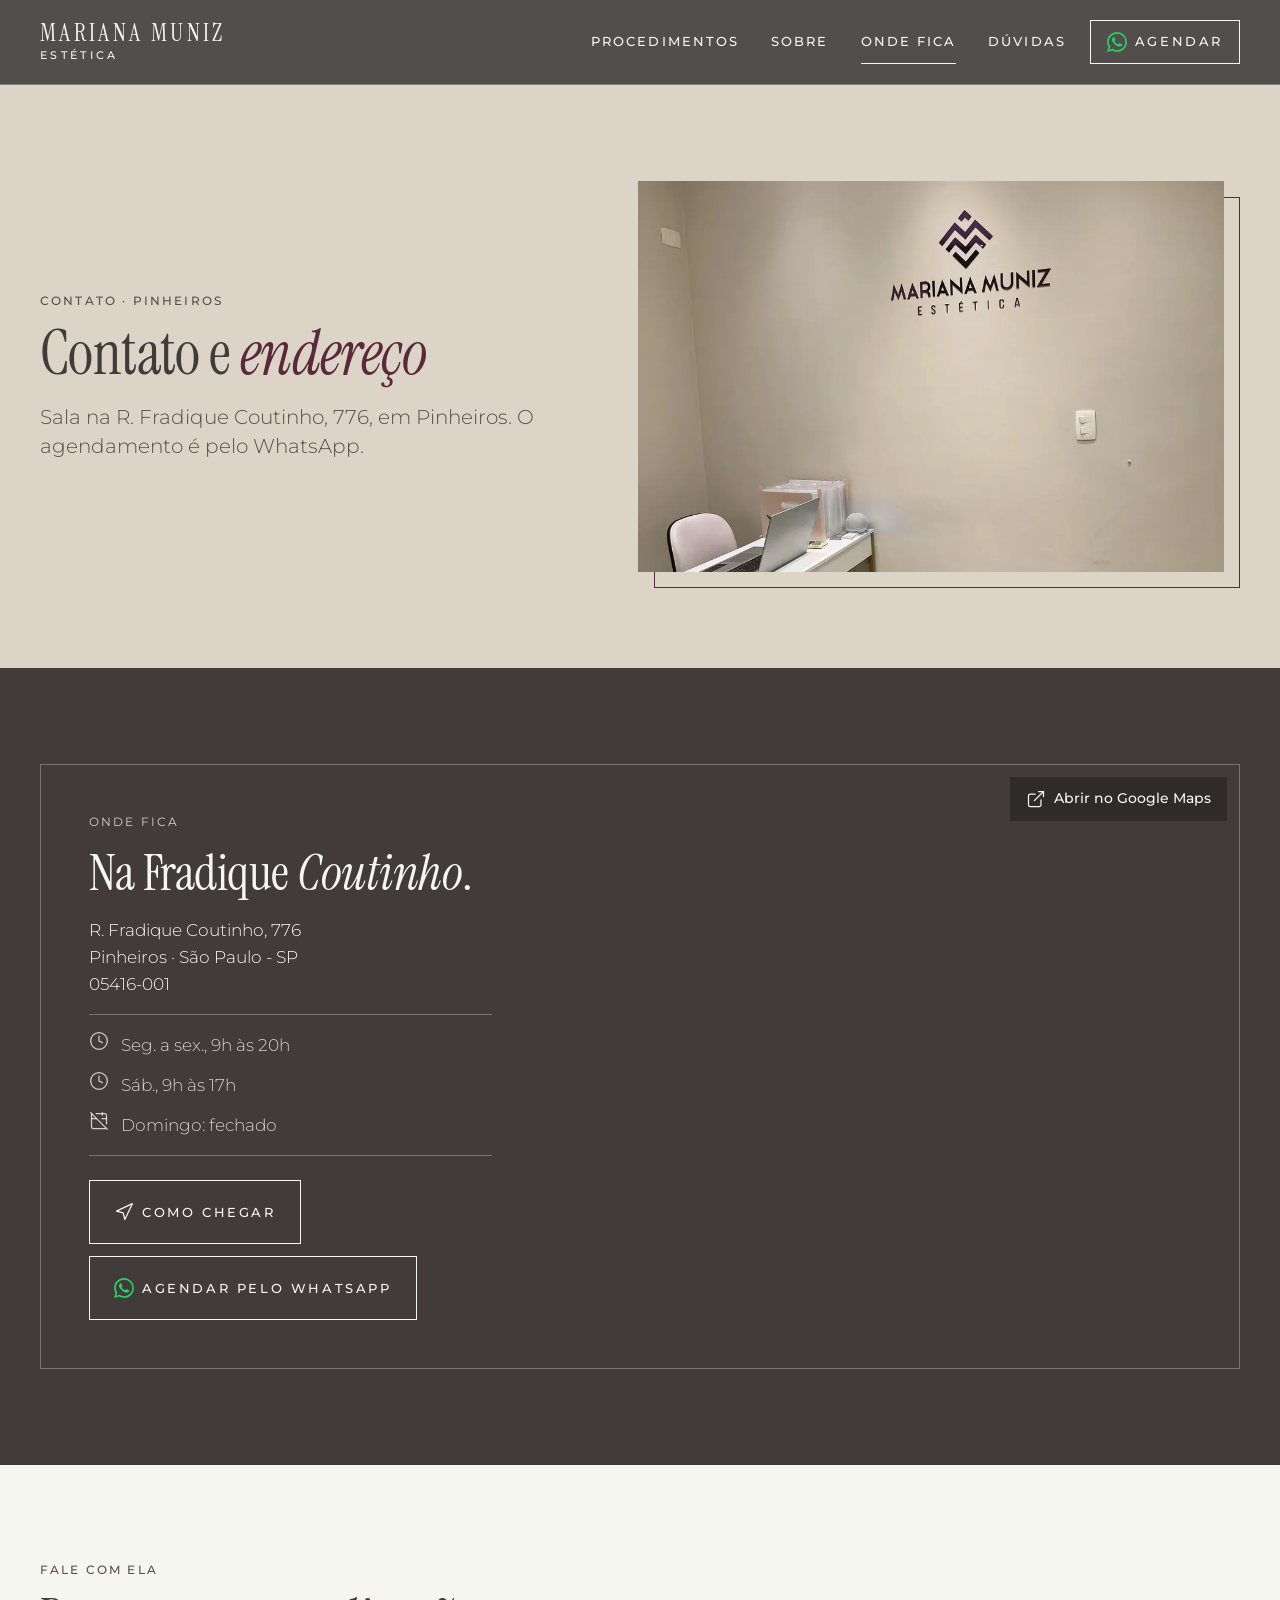
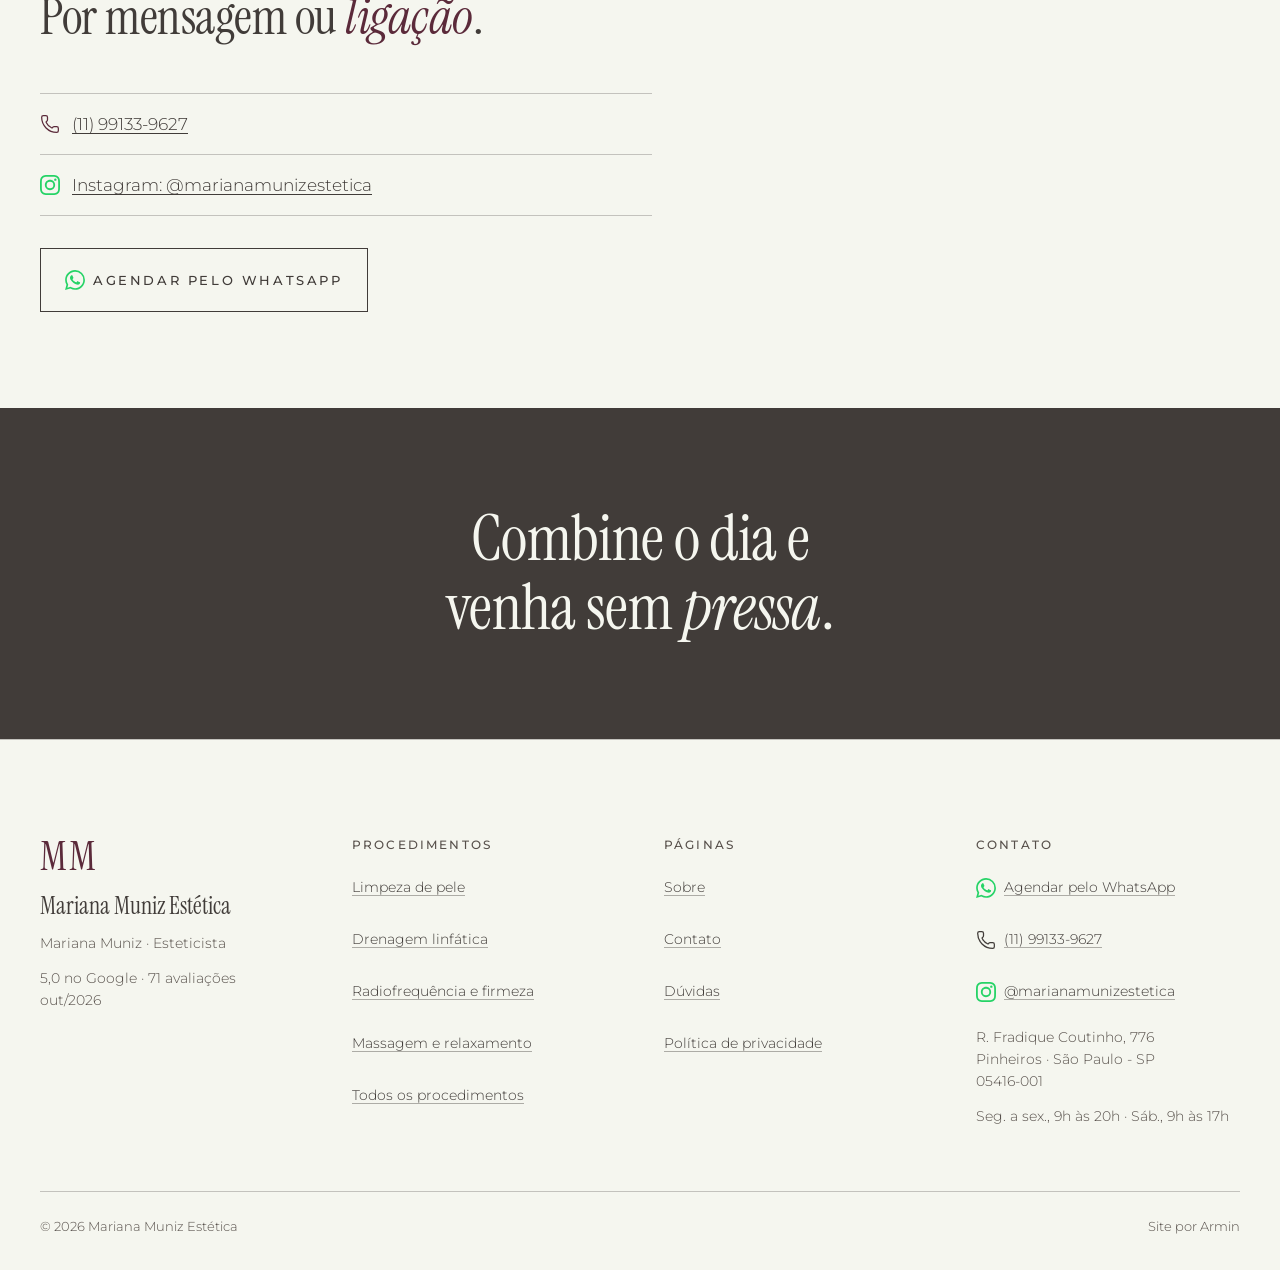
<file: contato.html>
<!DOCTYPE html>
<!-- GERADO por _src/build.py a partir de _src/dados.py e _src/partes/. NÃO EDITE ESTE ARQUIVO: edite os dados e rode python3 _src/build.py -->
<html lang="pt-BR">
<head>
<meta charset="UTF-8">
<script>document.documentElement.classList.add('js')</script>
<meta name="viewport" content="width=device-width, initial-scale=1">
<!-- PRÉ-VENDA: não remover até o Armin fechar a venda -->
<meta name="robots" content="noindex, nofollow">
<title>Contato e endereço · Mariana Muniz Estética</title>
<meta name="description" content="Endereço, horário e WhatsApp da Mariana Muniz, esteticista na R. Fradique Coutinho, 776, Pinheiros, São Paulo.">
<meta property="og:title" content="Contato e endereço · Mariana Muniz Estética">
<meta property="og:description" content="Endereço, horário e WhatsApp da Mariana Muniz, esteticista na R. Fradique Coutinho, 776, Pinheiros, São Paulo.">
<meta property="og:type" content="website">
<meta property="og:locale" content="pt_BR">
<meta property="og:image" content="https://infomediamethods-sys.github.io/mariana-muniz-esteticista/assets/img/og-mariana.jpg">
<meta name="theme-color" content="#413C39">
<link rel="icon" href="data:image/svg+xml,%3Csvg%20xmlns%3D%22http%3A//www.w3.org/2000/svg%22%20viewBox%3D%220%200%2064%2064%22%3E%3Crect%20width%3D%2264%22%20height%3D%2264%22%20fill%3D%22%23413C39%22/%3E%3Ctext%20x%3D%2232%22%20y%3D%2242%22%20text-anchor%3D%22middle%22%20font-family%3D%22%27Instrument%20Serif%27%2CGeorgia%2Cserif%22%20font-size%3D%2228%22%20fill%3D%22%23F5F6EF%22%3EMM%3C/text%3E%3C/svg%3E">
<link rel="preconnect" href="https://fonts.googleapis.com">
<link rel="preconnect" href="https://fonts.gstatic.com" crossorigin>
<link href="https://fonts.googleapis.com/css2?family=Instrument+Serif:ital@0;1&amp;family=Montserrat:wght@300;500&amp;display=swap" rel="stylesheet">
<link rel="preload" as="image" type="image/webp" media="(max-width: 899px)" imagesrcset="assets/img/contato-sala-480.webp 480w, assets/img/contato-sala-960.webp 960w" imagesizes="100vw">
<link rel="preload" as="image" type="image/webp" media="(min-width: 900px)" imagesrcset="assets/img/contato-sala-960.webp 960w, assets/img/contato-sala-1600.webp 1600w" imagesizes="(min-width: 900px) 50vw, 100vw">
<link rel="stylesheet" href="assets/css/base.css">
<link rel="stylesheet" href="assets/css/style.css">

</head>
<body class="pagina-interna">
<a class="pular-conteudo" href="#conteudo">Pular para o conteúdo</a>
<header data-header class="cabecalho">
  <div class="container cabecalho__linha">
    <a class="marca" href="index.html" aria-label="Mariana Muniz Estética, página inicial"><span class="marca__nome">Mariana Muniz</span><span class="marca__sub">Estética</span></a>
    <nav class="cabecalho__nav" aria-label="Páginas"><a href="procedimentos.html">Procedimentos</a><a href="sobre.html">Sobre</a><a href="contato.html" aria-current="page">Onde fica</a><a href="index.html#duvidas">Dúvidas</a></nav>
    <a class="botao cabecalho__botao" href="https://wa.me/5511991339627?text=Ol%C3%A1%21%20Vim%20pelo%20site%20e%20quero%20agendar%20uma%20avalia%C3%A7%C3%A3o." target="_blank" rel="noopener" data-origem="cabecalho" aria-label="Agendar pelo WhatsApp"><svg class="icone icone--linha icone--marca" width="20" height="20" fill="currentColor" aria-hidden="true" focusable="false" role="img" viewBox="0 0 24 24" xmlns="http://www.w3.org/2000/svg"><path d="M17.472 14.382c-.297-.149-1.758-.867-2.03-.967-.273-.099-.471-.148-.67.15-.197.297-.767.966-.94 1.164-.173.199-.347.223-.644.075-.297-.15-1.255-.463-2.39-1.475-.883-.788-1.48-1.761-1.653-2.059-.173-.297-.018-.458.13-.606.134-.133.298-.347.446-.52.149-.174.198-.298.298-.497.099-.198.05-.371-.025-.52-.075-.149-.669-1.612-.916-2.207-.242-.579-.487-.5-.669-.51-.173-.008-.371-.01-.57-.01-.198 0-.52.074-.792.372-.272.297-1.04 1.016-1.04 2.479 0 1.462 1.065 2.875 1.213 3.074.149.198 2.096 3.2 5.077 4.487.709.306 1.262.489 1.694.625.712.227 1.36.195 1.871.118.571-.085 1.758-.719 2.006-1.413.248-.694.248-1.289.173-1.413-.074-.124-.272-.198-.57-.347m-5.421 7.403h-.004a9.87 9.87 0 01-5.031-1.378l-.361-.214-3.741.982.998-3.648-.235-.374a9.86 9.86 0 01-1.51-5.26c.001-5.45 4.436-9.884 9.888-9.884 2.64 0 5.122 1.03 6.988 2.898a9.825 9.825 0 012.893 6.994c-.003 5.45-4.437 9.884-9.885 9.884m8.413-18.297A11.815 11.815 0 0012.05 0C5.495 0 .16 5.335.157 11.892c0 2.096.547 4.142 1.588 5.945L.057 24l6.305-1.654a11.882 11.882 0 005.683 1.448h.005c6.554 0 11.89-5.335 11.893-11.893a11.821 11.821 0 00-3.48-8.413Z"/></svg><span>Agendar</span></a>
  </div>
</header>

<main id="conteudo">
<section class="secao secao--claro-2 heroi-curto heroi-curto--foto" data-heroi><div class="container heroi-curto__grade"><div class="heroi-curto__texto"><p class="rotulo entra" style="--i:0"><span class="nowrap">Contato</span><span class="sep" aria-hidden="true"> · </span><span class="nowrap">Pinheiros</span></p><h1 class="entra" style="--i:1">Contato e <em>endereço</em></h1><p class="heroi__apoio entra" style="--i:2">Sala na R. Fradique Coutinho, 776, em Pinheiros. O agendamento é pelo WhatsApp.</p></div><div class="heroi-curto__foto entra" style="--i:3"><div class="midia proporcao-3-2 heroi-curto__midia"><picture><source type="image/webp" media="(max-width: 899px)" srcset="assets/img/contato-sala-480.webp 480w, assets/img/contato-sala-960.webp 960w" sizes="100vw"><source type="image/webp" srcset="assets/img/contato-sala-960.webp 960w, assets/img/contato-sala-1600.webp 1600w" sizes="(min-width: 900px) 50vw, 100vw"><img src="assets/img/contato-sala-960.jpg" width="960" height="640" alt="Letreiro Mariana Muniz Estética na parede da sala, acima da mesa" decoding="async" fetchpriority="high"></picture></div><span class="moldura" aria-hidden="true"><i></i><i></i><i></i><i></i></span></div></div></section>
<section class="secao secao--escuro local" id="onde-fica" data-mapa>
  <div class="container local__grade">
    <div class="local__cartao revelar">
      <p class="rotulo">Onde fica</p>
      <h2 class="local__titulo">Na Fradique <em>Coutinho</em>.</h2>
      <address class="local__endereco">
        R. Fradique Coutinho, 776<br>
        Pinheiros · São Paulo - SP<br>
        05416-001
      </address>
      <ul class="local__fatos" role="list"><li><svg aria-hidden="true" focusable="false" class="icone icone--linha icone--clock" xmlns="http://www.w3.org/2000/svg" width="20" height="20" viewBox="0 0 24 24" fill="none" stroke="currentColor" stroke-width="1.5" stroke-linecap="round" stroke-linejoin="round" ><circle cx="12" cy="12" r="10" /><path d="M12 6v6l4 2" /></svg><span>Seg. a sex., 9h às 20h</span></li><li><svg aria-hidden="true" focusable="false" class="icone icone--linha icone--clock" xmlns="http://www.w3.org/2000/svg" width="20" height="20" viewBox="0 0 24 24" fill="none" stroke="currentColor" stroke-width="1.5" stroke-linecap="round" stroke-linejoin="round" ><circle cx="12" cy="12" r="10" /><path d="M12 6v6l4 2" /></svg><span>Sáb., 9h às 17h</span></li><li><svg aria-hidden="true" focusable="false" class="icone icone--linha icone--calendar-off" xmlns="http://www.w3.org/2000/svg" width="20" height="20" viewBox="0 0 24 24" fill="none" stroke="currentColor" stroke-width="1.5" stroke-linecap="round" stroke-linejoin="round" ><path d="M16 2v3" /><path d="m2 2 20 20" /><path d="M21 9h-5.5" /><path d="M3 9h6" /><path d="M3.586 3.586A2 2 0 003 5v14a2 2 0 002 2h14a2 2 0 001.414-.586" /><path d="M8.656 3H19a2 2 0 012 2v10.344" /></svg><span>Domingo: fechado</span></li></ul>
      <div class="local__acoes">
        <a class="botao" href="https://www.google.com/maps/dir/?api=1&amp;destination=R.%20Fradique%20Coutinho%2C%20776%2C%20Pinheiros%2C%20S%C3%A3o%20Paulo%20-%20SP" target="_blank" rel="noopener" aria-label="Como chegar: R. Fradique Coutinho, 776, Pinheiros"><svg aria-hidden="true" focusable="false" class="icone icone--linha icone--navigation" xmlns="http://www.w3.org/2000/svg" width="20" height="20" viewBox="0 0 24 24" fill="none" stroke="currentColor" stroke-width="1.5" stroke-linecap="round" stroke-linejoin="round" ><polygon points="3 11 22 2 13 21 11 13 3 11" /></svg><span>Como chegar</span></a>
        <a class="botao local__so-computador" href="https://wa.me/5511991339627?text=Ol%C3%A1%21%20Vim%20pelo%20site%20e%20quero%20agendar%20uma%20avalia%C3%A7%C3%A3o." target="_blank" rel="noopener" data-origem="geral"><svg class="icone icone--linha icone--marca" width="20" height="20" fill="currentColor" aria-hidden="true" focusable="false" role="img" viewBox="0 0 24 24" xmlns="http://www.w3.org/2000/svg"><path d="M17.472 14.382c-.297-.149-1.758-.867-2.03-.967-.273-.099-.471-.148-.67.15-.197.297-.767.966-.94 1.164-.173.199-.347.223-.644.075-.297-.15-1.255-.463-2.39-1.475-.883-.788-1.48-1.761-1.653-2.059-.173-.297-.018-.458.13-.606.134-.133.298-.347.446-.52.149-.174.198-.298.298-.497.099-.198.05-.371-.025-.52-.075-.149-.669-1.612-.916-2.207-.242-.579-.487-.5-.669-.51-.173-.008-.371-.01-.57-.01-.198 0-.52.074-.792.372-.272.297-1.04 1.016-1.04 2.479 0 1.462 1.065 2.875 1.213 3.074.149.198 2.096 3.2 5.077 4.487.709.306 1.262.489 1.694.625.712.227 1.36.195 1.871.118.571-.085 1.758-.719 2.006-1.413.248-.694.248-1.289.173-1.413-.074-.124-.272-.198-.57-.347m-5.421 7.403h-.004a9.87 9.87 0 01-5.031-1.378l-.361-.214-3.741.982.998-3.648-.235-.374a9.86 9.86 0 01-1.51-5.26c.001-5.45 4.436-9.884 9.888-9.884 2.64 0 5.122 1.03 6.988 2.898a9.825 9.825 0 012.893 6.994c-.003 5.45-4.437 9.884-9.885 9.884m8.413-18.297A11.815 11.815 0 0012.05 0C5.495 0 .16 5.335.157 11.892c0 2.096.547 4.142 1.588 5.945L.057 24l6.305-1.654a11.882 11.882 0 005.683 1.448h.005c6.554 0 11.89-5.335 11.893-11.893a11.821 11.821 0 00-3.48-8.413Z"/></svg><span>Agendar pelo WhatsApp</span></a>
      </div>
    </div>
    <a class="local__mapa" href="https://www.google.com/maps/place/Mariana+Muniz+Est%C3%A9tica/data=!4m7!3m6!1s0x94ce573ca1900281:0x247b59a0af93da75!8m2!3d-23.5602699!4d-46.6882578!16s%2Fg%2F11x0xfwkxv!19sChIJgQKQoTxXzpQRddqTr6BZeyQ" target="_blank" rel="noopener" aria-label="Abrir no Google Maps: Mariana Muniz Estética em Pinheiros">
      <iframe src="https://www.google.com/maps?q=-23.5602699%2C-46.6882578&amp;z=16&amp;output=embed" title="Mapa: Mariana Muniz Estética, R. Fradique Coutinho, 776" loading="lazy" referrerpolicy="no-referrer-when-downgrade" tabindex="-1" aria-hidden="true"></iframe>
      <span class="local__selo"><svg aria-hidden="true" focusable="false" class="icone icone--linha icone--external-link" xmlns="http://www.w3.org/2000/svg" width="20" height="20" viewBox="0 0 24 24" fill="none" stroke="currentColor" stroke-width="1.5" stroke-linecap="round" stroke-linejoin="round" ><path d="M15 3h6v6" /><path d="M10 14 21 3" /><path d="M18 13v6a2 2 0 0 1-2 2H5a2 2 0 0 1-2-2V8a2 2 0 0 1 2-2h6" /></svg><span>Abrir no Google Maps</span></span>
    </a>
  </div>
</section>

<section class="secao secao--claro contatos" id="fale"><div class="container container--texto"><div class="cabeca revelar"><p class="rotulo">Fale com ela</p><h2>Por mensagem ou <em>ligação</em>.</h2></div><ul class="lista lista--contato revelar" role="list"><li><svg aria-hidden="true" focusable="false" class="icone icone--linha icone--phone" xmlns="http://www.w3.org/2000/svg" width="20" height="20" viewBox="0 0 24 24" fill="none" stroke="currentColor" stroke-width="1.5" stroke-linecap="round" stroke-linejoin="round" ><path d="M13.832 16.568a1 1 0 0 0 1.213-.303l.355-.465A2 2 0 0 1 17 15h3a2 2 0 0 1 2 2v3a2 2 0 0 1-2 2A18 18 0 0 1 2 4a2 2 0 0 1 2-2h3a2 2 0 0 1 2 2v3a2 2 0 0 1-.8 1.6l-.468.351a1 1 0 0 0-.292 1.233 14 14 0 0 0 6.392 6.384" /></svg><a href="tel:+5511991339627">(11) 99133-9627</a></li><li><svg class="icone icone--linha icone--marca" width="20" height="20" fill="currentColor" aria-hidden="true" focusable="false" role="img" viewBox="0 0 24 24" xmlns="http://www.w3.org/2000/svg"><path d="M7.0301.084c-1.2768.0602-2.1487.264-2.911.5634-.7888.3075-1.4575.72-2.1228 1.3877-.6652.6677-1.075 1.3368-1.3802 2.127-.2954.7638-.4956 1.6365-.552 2.914-.0564 1.2775-.0689 1.6882-.0626 4.947.0062 3.2586.0206 3.6671.0825 4.9473.061 1.2765.264 2.1482.5635 2.9107.308.7889.72 1.4573 1.388 2.1228.6679.6655 1.3365 1.0743 2.1285 1.38.7632.295 1.6361.4961 2.9134.552 1.2773.056 1.6884.069 4.9462.0627 3.2578-.0062 3.668-.0207 4.9478-.0814 1.28-.0607 2.147-.2652 2.9098-.5633.7889-.3086 1.4578-.72 2.1228-1.3881.665-.6682 1.0745-1.3378 1.3795-2.1284.2957-.7632.4966-1.636.552-2.9124.056-1.2809.0692-1.6898.063-4.948-.0063-3.2583-.021-3.6668-.0817-4.9465-.0607-1.2797-.264-2.1487-.5633-2.9117-.3084-.7889-.72-1.4568-1.3876-2.1228C21.2982 1.33 20.628.9208 19.8378.6165 19.074.321 18.2017.1197 16.9244.0645 15.6471.0093 15.236-.005 11.977.0014 8.718.0076 8.31.0215 7.0301.0839m.1402 21.6932c-1.17-.0509-1.8053-.2453-2.2287-.408-.5606-.216-.96-.4771-1.3819-.895-.422-.4178-.6811-.8186-.9-1.378-.1644-.4234-.3624-1.058-.4171-2.228-.0595-1.2645-.072-1.6442-.079-4.848-.007-3.2037.0053-3.583.0607-4.848.05-1.169.2456-1.805.408-2.2282.216-.5613.4762-.96.895-1.3816.4188-.4217.8184-.6814 1.3783-.9003.423-.1651 1.0575-.3614 2.227-.4171 1.2655-.06 1.6447-.072 4.848-.079 3.2033-.007 3.5835.005 4.8495.0608 1.169.0508 1.8053.2445 2.228.408.5608.216.96.4754 1.3816.895.4217.4194.6816.8176.9005 1.3787.1653.4217.3617 1.056.4169 2.2263.0602 1.2655.0739 1.645.0796 4.848.0058 3.203-.0055 3.5834-.061 4.848-.051 1.17-.245 1.8055-.408 2.2294-.216.5604-.4763.96-.8954 1.3814-.419.4215-.8181.6811-1.3783.9-.4224.1649-1.0577.3617-2.2262.4174-1.2656.0595-1.6448.072-4.8493.079-3.2045.007-3.5825-.006-4.848-.0608M16.953 5.5864A1.44 1.44 0 1 0 18.39 4.144a1.44 1.44 0 0 0-1.437 1.4424M5.8385 12.012c.0067 3.4032 2.7706 6.1557 6.173 6.1493 3.4026-.0065 6.157-2.7701 6.1506-6.1733-.0065-3.4032-2.771-6.1565-6.174-6.1498-3.403.0067-6.156 2.771-6.1496 6.1738M8 12.0077a4 4 0 1 1 4.008 3.9921A3.9996 3.9996 0 0 1 8 12.0077"/></svg><a href="https://www.instagram.com/marianamunizestetica/" target="_blank" rel="noopener">Instagram: @marianamunizestetica</a></li></ul><div class="contatos__acoes revelar"><a class="botao" href="https://wa.me/5511991339627?text=Ol%C3%A1%21%20Vim%20pela%20p%C3%A1gina%20de%20contato%20do%20site.%20Qual%20o%20pr%C3%B3ximo%20hor%C3%A1rio%20dispon%C3%ADvel%3F" target="_blank" rel="noopener" data-origem="contato"><svg class="icone icone--linha icone--marca" width="20" height="20" fill="currentColor" aria-hidden="true" focusable="false" role="img" viewBox="0 0 24 24" xmlns="http://www.w3.org/2000/svg"><path d="M17.472 14.382c-.297-.149-1.758-.867-2.03-.967-.273-.099-.471-.148-.67.15-.197.297-.767.966-.94 1.164-.173.199-.347.223-.644.075-.297-.15-1.255-.463-2.39-1.475-.883-.788-1.48-1.761-1.653-2.059-.173-.297-.018-.458.13-.606.134-.133.298-.347.446-.52.149-.174.198-.298.298-.497.099-.198.05-.371-.025-.52-.075-.149-.669-1.612-.916-2.207-.242-.579-.487-.5-.669-.51-.173-.008-.371-.01-.57-.01-.198 0-.52.074-.792.372-.272.297-1.04 1.016-1.04 2.479 0 1.462 1.065 2.875 1.213 3.074.149.198 2.096 3.2 5.077 4.487.709.306 1.262.489 1.694.625.712.227 1.36.195 1.871.118.571-.085 1.758-.719 2.006-1.413.248-.694.248-1.289.173-1.413-.074-.124-.272-.198-.57-.347m-5.421 7.403h-.004a9.87 9.87 0 01-5.031-1.378l-.361-.214-3.741.982.998-3.648-.235-.374a9.86 9.86 0 01-1.51-5.26c.001-5.45 4.436-9.884 9.888-9.884 2.64 0 5.122 1.03 6.988 2.898a9.825 9.825 0 012.893 6.994c-.003 5.45-4.437 9.884-9.885 9.884m8.413-18.297A11.815 11.815 0 0012.05 0C5.495 0 .16 5.335.157 11.892c0 2.096.547 4.142 1.588 5.945L.057 24l6.305-1.654a11.882 11.882 0 005.683 1.448h.005c6.554 0 11.89-5.335 11.893-11.893a11.821 11.821 0 00-3.48-8.413Z"/></svg><span>Agendar pelo WhatsApp</span></a></div></div></section>
<section class="secao secao--escuro frase"><div class="container"><h2 class="frase__texto revelar">Combine o dia e venha sem <em>pressa</em>.</h2></div></section>
</main>
<footer class="rodape">
  <div class="container">
    <div class="rodape__grade">
      <div class="rodape__id">
        <p class="rodape__monograma" aria-hidden="true">MM</p>
        <p class="rodape__nome">Mariana Muniz Estética</p>
        <p class="rodape__texto"><span class="nowrap">Mariana Muniz</span><span class="sep" aria-hidden="true"> · </span><span class="nowrap">Esteticista</span></p>
        <p class="rodape__texto"><span class="nowrap">5,0 no Google</span><span class="sep" aria-hidden="true"> · </span><span class="nowrap">71 avaliações</span><span class="sep" aria-hidden="true"> · </span><span class="nowrap">out/2026</span></p>
      </div>
      <div><p class="rotulo">Procedimentos</p><ul class="rodape__lista" role="list"><li><a href="procedimentos-limpeza-de-pele.html">Limpeza de pele</a></li><li><a href="procedimentos-drenagem-linfatica.html">Drenagem linfática</a></li><li><a href="procedimentos-radiofrequencia-e-flacidez.html">Radiofrequência e firmeza</a></li><li><a href="procedimentos-massagem-e-relaxamento.html">Massagem e relaxamento</a></li><li><a href="procedimentos.html">Todos os procedimentos</a></li></ul></div>
      <div><p class="rotulo">Páginas</p><ul class="rodape__lista" role="list"><li><a href="sobre.html">Sobre</a></li><li><a href="contato.html">Contato</a></li><li><a href="index.html#duvidas">Dúvidas</a></li><li><a href="politica-de-privacidade.html">Política de privacidade</a></li></ul></div>
      <div><p class="rotulo">Contato</p>
        <ul class="rodape__lista" role="list">
          <li><a href="https://wa.me/5511991339627?text=Ol%C3%A1%21%20Vim%20pelo%20site%20e%20quero%20agendar%20uma%20avalia%C3%A7%C3%A3o." target="_blank" rel="noopener" data-origem="rodape"><svg class="icone icone--linha icone--marca" width="20" height="20" fill="currentColor" aria-hidden="true" focusable="false" role="img" viewBox="0 0 24 24" xmlns="http://www.w3.org/2000/svg"><path d="M17.472 14.382c-.297-.149-1.758-.867-2.03-.967-.273-.099-.471-.148-.67.15-.197.297-.767.966-.94 1.164-.173.199-.347.223-.644.075-.297-.15-1.255-.463-2.39-1.475-.883-.788-1.48-1.761-1.653-2.059-.173-.297-.018-.458.13-.606.134-.133.298-.347.446-.52.149-.174.198-.298.298-.497.099-.198.05-.371-.025-.52-.075-.149-.669-1.612-.916-2.207-.242-.579-.487-.5-.669-.51-.173-.008-.371-.01-.57-.01-.198 0-.52.074-.792.372-.272.297-1.04 1.016-1.04 2.479 0 1.462 1.065 2.875 1.213 3.074.149.198 2.096 3.2 5.077 4.487.709.306 1.262.489 1.694.625.712.227 1.36.195 1.871.118.571-.085 1.758-.719 2.006-1.413.248-.694.248-1.289.173-1.413-.074-.124-.272-.198-.57-.347m-5.421 7.403h-.004a9.87 9.87 0 01-5.031-1.378l-.361-.214-3.741.982.998-3.648-.235-.374a9.86 9.86 0 01-1.51-5.26c.001-5.45 4.436-9.884 9.888-9.884 2.64 0 5.122 1.03 6.988 2.898a9.825 9.825 0 012.893 6.994c-.003 5.45-4.437 9.884-9.885 9.884m8.413-18.297A11.815 11.815 0 0012.05 0C5.495 0 .16 5.335.157 11.892c0 2.096.547 4.142 1.588 5.945L.057 24l6.305-1.654a11.882 11.882 0 005.683 1.448h.005c6.554 0 11.89-5.335 11.893-11.893a11.821 11.821 0 00-3.48-8.413Z"/></svg><span>Agendar pelo WhatsApp</span></a></li>
          <li><a href="tel:+5511991339627"><svg aria-hidden="true" focusable="false" class="icone icone--linha icone--phone" xmlns="http://www.w3.org/2000/svg" width="20" height="20" viewBox="0 0 24 24" fill="none" stroke="currentColor" stroke-width="1.5" stroke-linecap="round" stroke-linejoin="round" ><path d="M13.832 16.568a1 1 0 0 0 1.213-.303l.355-.465A2 2 0 0 1 17 15h3a2 2 0 0 1 2 2v3a2 2 0 0 1-2 2A18 18 0 0 1 2 4a2 2 0 0 1 2-2h3a2 2 0 0 1 2 2v3a2 2 0 0 1-.8 1.6l-.468.351a1 1 0 0 0-.292 1.233 14 14 0 0 0 6.392 6.384" /></svg><span>(11) 99133-9627</span></a></li>
          <li><a href="https://www.instagram.com/marianamunizestetica/" target="_blank" rel="noopener"><svg class="icone icone--linha icone--marca" width="20" height="20" fill="currentColor" aria-hidden="true" focusable="false" role="img" viewBox="0 0 24 24" xmlns="http://www.w3.org/2000/svg"><path d="M7.0301.084c-1.2768.0602-2.1487.264-2.911.5634-.7888.3075-1.4575.72-2.1228 1.3877-.6652.6677-1.075 1.3368-1.3802 2.127-.2954.7638-.4956 1.6365-.552 2.914-.0564 1.2775-.0689 1.6882-.0626 4.947.0062 3.2586.0206 3.6671.0825 4.9473.061 1.2765.264 2.1482.5635 2.9107.308.7889.72 1.4573 1.388 2.1228.6679.6655 1.3365 1.0743 2.1285 1.38.7632.295 1.6361.4961 2.9134.552 1.2773.056 1.6884.069 4.9462.0627 3.2578-.0062 3.668-.0207 4.9478-.0814 1.28-.0607 2.147-.2652 2.9098-.5633.7889-.3086 1.4578-.72 2.1228-1.3881.665-.6682 1.0745-1.3378 1.3795-2.1284.2957-.7632.4966-1.636.552-2.9124.056-1.2809.0692-1.6898.063-4.948-.0063-3.2583-.021-3.6668-.0817-4.9465-.0607-1.2797-.264-2.1487-.5633-2.9117-.3084-.7889-.72-1.4568-1.3876-2.1228C21.2982 1.33 20.628.9208 19.8378.6165 19.074.321 18.2017.1197 16.9244.0645 15.6471.0093 15.236-.005 11.977.0014 8.718.0076 8.31.0215 7.0301.0839m.1402 21.6932c-1.17-.0509-1.8053-.2453-2.2287-.408-.5606-.216-.96-.4771-1.3819-.895-.422-.4178-.6811-.8186-.9-1.378-.1644-.4234-.3624-1.058-.4171-2.228-.0595-1.2645-.072-1.6442-.079-4.848-.007-3.2037.0053-3.583.0607-4.848.05-1.169.2456-1.805.408-2.2282.216-.5613.4762-.96.895-1.3816.4188-.4217.8184-.6814 1.3783-.9003.423-.1651 1.0575-.3614 2.227-.4171 1.2655-.06 1.6447-.072 4.848-.079 3.2033-.007 3.5835.005 4.8495.0608 1.169.0508 1.8053.2445 2.228.408.5608.216.96.4754 1.3816.895.4217.4194.6816.8176.9005 1.3787.1653.4217.3617 1.056.4169 2.2263.0602 1.2655.0739 1.645.0796 4.848.0058 3.203-.0055 3.5834-.061 4.848-.051 1.17-.245 1.8055-.408 2.2294-.216.5604-.4763.96-.8954 1.3814-.419.4215-.8181.6811-1.3783.9-.4224.1649-1.0577.3617-2.2262.4174-1.2656.0595-1.6448.072-4.8493.079-3.2045.007-3.5825-.006-4.848-.0608M16.953 5.5864A1.44 1.44 0 1 0 18.39 4.144a1.44 1.44 0 0 0-1.437 1.4424M5.8385 12.012c.0067 3.4032 2.7706 6.1557 6.173 6.1493 3.4026-.0065 6.157-2.7701 6.1506-6.1733-.0065-3.4032-2.771-6.1565-6.174-6.1498-3.403.0067-6.156 2.771-6.1496 6.1738M8 12.0077a4 4 0 1 1 4.008 3.9921A3.9996 3.9996 0 0 1 8 12.0077"/></svg><span>@marianamunizestetica</span></a></li>
        </ul>
        <address class="rodape__texto">R. Fradique Coutinho, 776<br>Pinheiros · São Paulo - SP<br>05416-001</address>
        <p class="rodape__texto"><span class="nowrap">Seg. a sex., 9h às 20h</span><span class="sep" aria-hidden="true"> · </span><span class="nowrap">Sáb., 9h às 17h</span></p>
      </div>
    </div>
    <div class="rodape__base">
      <p>© 2026 Mariana Muniz Estética</p>
      <p>Site por Armin</p>
    </div>
  </div>
</footer>

<script src="assets/js/lenis.min.js" defer></script>
<script src="assets/js/main.js" defer></script>
<script src="assets/js/movimento.js" defer></script>
</body>
</html>
</file>
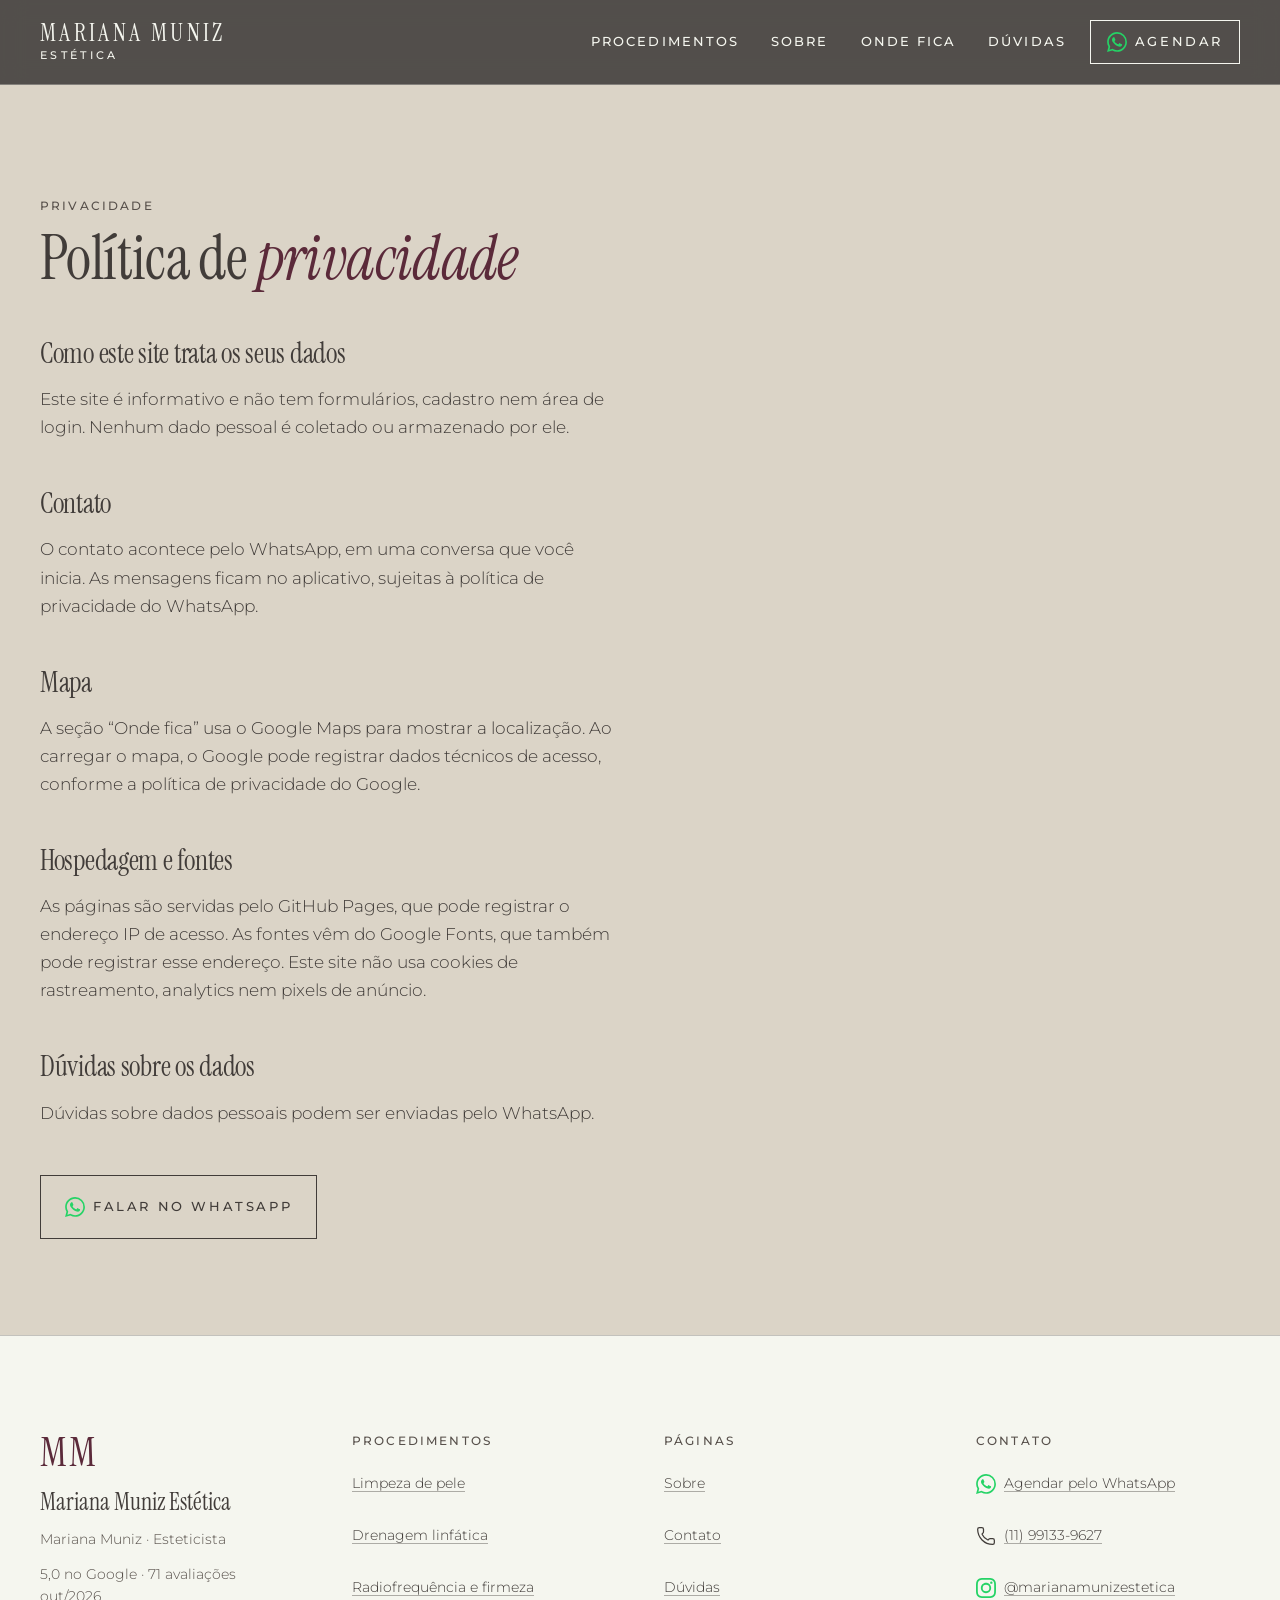
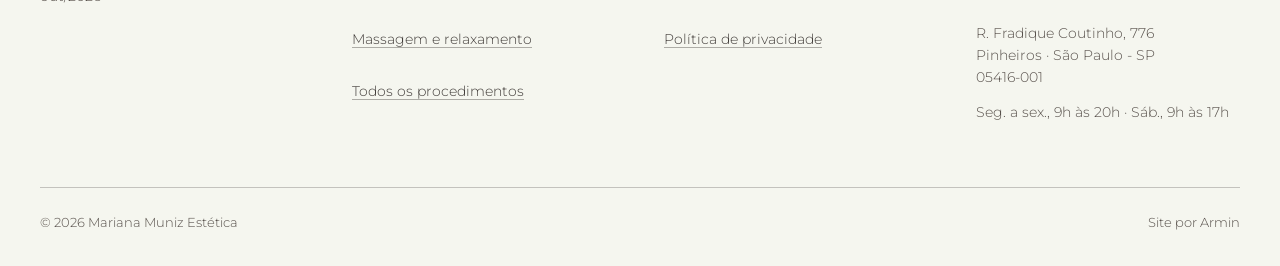
<file: politica-de-privacidade.html>
<!DOCTYPE html>
<!-- GERADO por _src/build.py a partir de _src/dados.py e _src/partes/. NÃO EDITE ESTE ARQUIVO: edite os dados e rode python3 _src/build.py -->
<html lang="pt-BR">
<head>
<meta charset="UTF-8">
<script>document.documentElement.classList.add('js')</script>
<meta name="viewport" content="width=device-width, initial-scale=1">
<!-- PRÉ-VENDA: não remover até o Armin fechar a venda -->
<meta name="robots" content="noindex, nofollow">
<title>Política de privacidade · Mariana Muniz Estética</title>
<meta name="description" content="Como o site da Mariana Muniz Estética trata os dados de quem o visita.">
<meta property="og:title" content="Política de privacidade · Mariana Muniz Estética">
<meta property="og:description" content="Como o site da Mariana Muniz Estética trata os dados de quem o visita.">
<meta property="og:type" content="website">
<meta property="og:locale" content="pt_BR">
<meta property="og:image" content="https://infomediamethods-sys.github.io/mariana-muniz-esteticista/assets/img/og-mariana.jpg">
<meta name="theme-color" content="#413C39">
<link rel="icon" href="data:image/svg+xml,%3Csvg%20xmlns%3D%22http%3A//www.w3.org/2000/svg%22%20viewBox%3D%220%200%2064%2064%22%3E%3Crect%20width%3D%2264%22%20height%3D%2264%22%20fill%3D%22%23413C39%22/%3E%3Ctext%20x%3D%2232%22%20y%3D%2242%22%20text-anchor%3D%22middle%22%20font-family%3D%22%27Instrument%20Serif%27%2CGeorgia%2Cserif%22%20font-size%3D%2228%22%20fill%3D%22%23F5F6EF%22%3EMM%3C/text%3E%3C/svg%3E">
<link rel="preconnect" href="https://fonts.googleapis.com">
<link rel="preconnect" href="https://fonts.gstatic.com" crossorigin>
<link href="https://fonts.googleapis.com/css2?family=Instrument+Serif:ital@0;1&amp;family=Montserrat:wght@300;500&amp;display=swap" rel="stylesheet">
<link rel="stylesheet" href="assets/css/base.css">
<link rel="stylesheet" href="assets/css/style.css">

</head>
<body class="pagina-interna">
<a class="pular-conteudo" href="#conteudo">Pular para o conteúdo</a>
<header data-header class="cabecalho">
  <div class="container cabecalho__linha">
    <a class="marca" href="index.html" aria-label="Mariana Muniz Estética, página inicial"><span class="marca__nome">Mariana Muniz</span><span class="marca__sub">Estética</span></a>
    <nav class="cabecalho__nav" aria-label="Páginas"><a href="procedimentos.html">Procedimentos</a><a href="sobre.html">Sobre</a><a href="contato.html">Onde fica</a><a href="index.html#duvidas">Dúvidas</a></nav>
    <a class="botao cabecalho__botao" href="https://wa.me/5511991339627?text=Ol%C3%A1%21%20Vim%20pelo%20site%20e%20quero%20agendar%20uma%20avalia%C3%A7%C3%A3o." target="_blank" rel="noopener" data-origem="cabecalho" aria-label="Agendar pelo WhatsApp"><svg class="icone icone--linha icone--marca" width="20" height="20" fill="currentColor" aria-hidden="true" focusable="false" role="img" viewBox="0 0 24 24" xmlns="http://www.w3.org/2000/svg"><path d="M17.472 14.382c-.297-.149-1.758-.867-2.03-.967-.273-.099-.471-.148-.67.15-.197.297-.767.966-.94 1.164-.173.199-.347.223-.644.075-.297-.15-1.255-.463-2.39-1.475-.883-.788-1.48-1.761-1.653-2.059-.173-.297-.018-.458.13-.606.134-.133.298-.347.446-.52.149-.174.198-.298.298-.497.099-.198.05-.371-.025-.52-.075-.149-.669-1.612-.916-2.207-.242-.579-.487-.5-.669-.51-.173-.008-.371-.01-.57-.01-.198 0-.52.074-.792.372-.272.297-1.04 1.016-1.04 2.479 0 1.462 1.065 2.875 1.213 3.074.149.198 2.096 3.2 5.077 4.487.709.306 1.262.489 1.694.625.712.227 1.36.195 1.871.118.571-.085 1.758-.719 2.006-1.413.248-.694.248-1.289.173-1.413-.074-.124-.272-.198-.57-.347m-5.421 7.403h-.004a9.87 9.87 0 01-5.031-1.378l-.361-.214-3.741.982.998-3.648-.235-.374a9.86 9.86 0 01-1.51-5.26c.001-5.45 4.436-9.884 9.888-9.884 2.64 0 5.122 1.03 6.988 2.898a9.825 9.825 0 012.893 6.994c-.003 5.45-4.437 9.884-9.885 9.884m8.413-18.297A11.815 11.815 0 0012.05 0C5.495 0 .16 5.335.157 11.892c0 2.096.547 4.142 1.588 5.945L.057 24l6.305-1.654a11.882 11.882 0 005.683 1.448h.005c6.554 0 11.89-5.335 11.893-11.893a11.821 11.821 0 00-3.48-8.413Z"/></svg><span>Agendar</span></a>
  </div>
</header>

<main id="conteudo">
<section class="secao secao--claro-2 pagina" data-heroi><div class="container container--texto prosa"><p class="rotulo">Privacidade</p><h1>Política de <em>privacidade</em></h1><h2>Como este site trata os seus dados</h2><p>Este site é informativo e não tem formulários, cadastro nem área de login. Nenhum dado pessoal é coletado ou armazenado por ele.</p><h2>Contato</h2><p>O contato acontece pelo WhatsApp, em uma conversa que você inicia. As mensagens ficam no aplicativo, sujeitas à política de privacidade do WhatsApp.</p><h2>Mapa</h2><p>A seção “Onde fica” usa o Google Maps para mostrar a localização. Ao carregar o mapa, o Google pode registrar dados técnicos de acesso, conforme a política de privacidade do Google.</p><h2>Hospedagem e fontes</h2><p>As páginas são servidas pelo GitHub Pages, que pode registrar o endereço IP de acesso. As fontes vêm do Google Fonts, que também pode registrar esse endereço. Este site não usa cookies de rastreamento, analytics nem pixels de anúncio.</p><h2>Dúvidas sobre os dados</h2><p>Dúvidas sobre dados pessoais podem ser enviadas pelo WhatsApp.</p><div class="pagina__acoes"><a class="botao" href="https://wa.me/5511991339627?text=Ol%C3%A1%21%20Tenho%20uma%20d%C3%BAvida%20sobre%20os%20meus%20dados%20no%20site." target="_blank" rel="noopener" data-origem="privacidade"><svg class="icone icone--linha icone--marca" width="20" height="20" fill="currentColor" aria-hidden="true" focusable="false" role="img" viewBox="0 0 24 24" xmlns="http://www.w3.org/2000/svg"><path d="M17.472 14.382c-.297-.149-1.758-.867-2.03-.967-.273-.099-.471-.148-.67.15-.197.297-.767.966-.94 1.164-.173.199-.347.223-.644.075-.297-.15-1.255-.463-2.39-1.475-.883-.788-1.48-1.761-1.653-2.059-.173-.297-.018-.458.13-.606.134-.133.298-.347.446-.52.149-.174.198-.298.298-.497.099-.198.05-.371-.025-.52-.075-.149-.669-1.612-.916-2.207-.242-.579-.487-.5-.669-.51-.173-.008-.371-.01-.57-.01-.198 0-.52.074-.792.372-.272.297-1.04 1.016-1.04 2.479 0 1.462 1.065 2.875 1.213 3.074.149.198 2.096 3.2 5.077 4.487.709.306 1.262.489 1.694.625.712.227 1.36.195 1.871.118.571-.085 1.758-.719 2.006-1.413.248-.694.248-1.289.173-1.413-.074-.124-.272-.198-.57-.347m-5.421 7.403h-.004a9.87 9.87 0 01-5.031-1.378l-.361-.214-3.741.982.998-3.648-.235-.374a9.86 9.86 0 01-1.51-5.26c.001-5.45 4.436-9.884 9.888-9.884 2.64 0 5.122 1.03 6.988 2.898a9.825 9.825 0 012.893 6.994c-.003 5.45-4.437 9.884-9.885 9.884m8.413-18.297A11.815 11.815 0 0012.05 0C5.495 0 .16 5.335.157 11.892c0 2.096.547 4.142 1.588 5.945L.057 24l6.305-1.654a11.882 11.882 0 005.683 1.448h.005c6.554 0 11.89-5.335 11.893-11.893a11.821 11.821 0 00-3.48-8.413Z"/></svg><span>Falar no WhatsApp</span></a></div></div></section>
</main>
<footer class="rodape">
  <div class="container">
    <div class="rodape__grade">
      <div class="rodape__id">
        <p class="rodape__monograma" aria-hidden="true">MM</p>
        <p class="rodape__nome">Mariana Muniz Estética</p>
        <p class="rodape__texto"><span class="nowrap">Mariana Muniz</span><span class="sep" aria-hidden="true"> · </span><span class="nowrap">Esteticista</span></p>
        <p class="rodape__texto"><span class="nowrap">5,0 no Google</span><span class="sep" aria-hidden="true"> · </span><span class="nowrap">71 avaliações</span><span class="sep" aria-hidden="true"> · </span><span class="nowrap">out/2026</span></p>
      </div>
      <div><p class="rotulo">Procedimentos</p><ul class="rodape__lista" role="list"><li><a href="procedimentos-limpeza-de-pele.html">Limpeza de pele</a></li><li><a href="procedimentos-drenagem-linfatica.html">Drenagem linfática</a></li><li><a href="procedimentos-radiofrequencia-e-flacidez.html">Radiofrequência e firmeza</a></li><li><a href="procedimentos-massagem-e-relaxamento.html">Massagem e relaxamento</a></li><li><a href="procedimentos.html">Todos os procedimentos</a></li></ul></div>
      <div><p class="rotulo">Páginas</p><ul class="rodape__lista" role="list"><li><a href="sobre.html">Sobre</a></li><li><a href="contato.html">Contato</a></li><li><a href="index.html#duvidas">Dúvidas</a></li><li><a href="politica-de-privacidade.html">Política de privacidade</a></li></ul></div>
      <div><p class="rotulo">Contato</p>
        <ul class="rodape__lista" role="list">
          <li><a href="https://wa.me/5511991339627?text=Ol%C3%A1%21%20Vim%20pelo%20site%20e%20quero%20agendar%20uma%20avalia%C3%A7%C3%A3o." target="_blank" rel="noopener" data-origem="rodape"><svg class="icone icone--linha icone--marca" width="20" height="20" fill="currentColor" aria-hidden="true" focusable="false" role="img" viewBox="0 0 24 24" xmlns="http://www.w3.org/2000/svg"><path d="M17.472 14.382c-.297-.149-1.758-.867-2.03-.967-.273-.099-.471-.148-.67.15-.197.297-.767.966-.94 1.164-.173.199-.347.223-.644.075-.297-.15-1.255-.463-2.39-1.475-.883-.788-1.48-1.761-1.653-2.059-.173-.297-.018-.458.13-.606.134-.133.298-.347.446-.52.149-.174.198-.298.298-.497.099-.198.05-.371-.025-.52-.075-.149-.669-1.612-.916-2.207-.242-.579-.487-.5-.669-.51-.173-.008-.371-.01-.57-.01-.198 0-.52.074-.792.372-.272.297-1.04 1.016-1.04 2.479 0 1.462 1.065 2.875 1.213 3.074.149.198 2.096 3.2 5.077 4.487.709.306 1.262.489 1.694.625.712.227 1.36.195 1.871.118.571-.085 1.758-.719 2.006-1.413.248-.694.248-1.289.173-1.413-.074-.124-.272-.198-.57-.347m-5.421 7.403h-.004a9.87 9.87 0 01-5.031-1.378l-.361-.214-3.741.982.998-3.648-.235-.374a9.86 9.86 0 01-1.51-5.26c.001-5.45 4.436-9.884 9.888-9.884 2.64 0 5.122 1.03 6.988 2.898a9.825 9.825 0 012.893 6.994c-.003 5.45-4.437 9.884-9.885 9.884m8.413-18.297A11.815 11.815 0 0012.05 0C5.495 0 .16 5.335.157 11.892c0 2.096.547 4.142 1.588 5.945L.057 24l6.305-1.654a11.882 11.882 0 005.683 1.448h.005c6.554 0 11.89-5.335 11.893-11.893a11.821 11.821 0 00-3.48-8.413Z"/></svg><span>Agendar pelo WhatsApp</span></a></li>
          <li><a href="tel:+5511991339627"><svg aria-hidden="true" focusable="false" class="icone icone--linha icone--phone" xmlns="http://www.w3.org/2000/svg" width="20" height="20" viewBox="0 0 24 24" fill="none" stroke="currentColor" stroke-width="1.5" stroke-linecap="round" stroke-linejoin="round" ><path d="M13.832 16.568a1 1 0 0 0 1.213-.303l.355-.465A2 2 0 0 1 17 15h3a2 2 0 0 1 2 2v3a2 2 0 0 1-2 2A18 18 0 0 1 2 4a2 2 0 0 1 2-2h3a2 2 0 0 1 2 2v3a2 2 0 0 1-.8 1.6l-.468.351a1 1 0 0 0-.292 1.233 14 14 0 0 0 6.392 6.384" /></svg><span>(11) 99133-9627</span></a></li>
          <li><a href="https://www.instagram.com/marianamunizestetica/" target="_blank" rel="noopener"><svg class="icone icone--linha icone--marca" width="20" height="20" fill="currentColor" aria-hidden="true" focusable="false" role="img" viewBox="0 0 24 24" xmlns="http://www.w3.org/2000/svg"><path d="M7.0301.084c-1.2768.0602-2.1487.264-2.911.5634-.7888.3075-1.4575.72-2.1228 1.3877-.6652.6677-1.075 1.3368-1.3802 2.127-.2954.7638-.4956 1.6365-.552 2.914-.0564 1.2775-.0689 1.6882-.0626 4.947.0062 3.2586.0206 3.6671.0825 4.9473.061 1.2765.264 2.1482.5635 2.9107.308.7889.72 1.4573 1.388 2.1228.6679.6655 1.3365 1.0743 2.1285 1.38.7632.295 1.6361.4961 2.9134.552 1.2773.056 1.6884.069 4.9462.0627 3.2578-.0062 3.668-.0207 4.9478-.0814 1.28-.0607 2.147-.2652 2.9098-.5633.7889-.3086 1.4578-.72 2.1228-1.3881.665-.6682 1.0745-1.3378 1.3795-2.1284.2957-.7632.4966-1.636.552-2.9124.056-1.2809.0692-1.6898.063-4.948-.0063-3.2583-.021-3.6668-.0817-4.9465-.0607-1.2797-.264-2.1487-.5633-2.9117-.3084-.7889-.72-1.4568-1.3876-2.1228C21.2982 1.33 20.628.9208 19.8378.6165 19.074.321 18.2017.1197 16.9244.0645 15.6471.0093 15.236-.005 11.977.0014 8.718.0076 8.31.0215 7.0301.0839m.1402 21.6932c-1.17-.0509-1.8053-.2453-2.2287-.408-.5606-.216-.96-.4771-1.3819-.895-.422-.4178-.6811-.8186-.9-1.378-.1644-.4234-.3624-1.058-.4171-2.228-.0595-1.2645-.072-1.6442-.079-4.848-.007-3.2037.0053-3.583.0607-4.848.05-1.169.2456-1.805.408-2.2282.216-.5613.4762-.96.895-1.3816.4188-.4217.8184-.6814 1.3783-.9003.423-.1651 1.0575-.3614 2.227-.4171 1.2655-.06 1.6447-.072 4.848-.079 3.2033-.007 3.5835.005 4.8495.0608 1.169.0508 1.8053.2445 2.228.408.5608.216.96.4754 1.3816.895.4217.4194.6816.8176.9005 1.3787.1653.4217.3617 1.056.4169 2.2263.0602 1.2655.0739 1.645.0796 4.848.0058 3.203-.0055 3.5834-.061 4.848-.051 1.17-.245 1.8055-.408 2.2294-.216.5604-.4763.96-.8954 1.3814-.419.4215-.8181.6811-1.3783.9-.4224.1649-1.0577.3617-2.2262.4174-1.2656.0595-1.6448.072-4.8493.079-3.2045.007-3.5825-.006-4.848-.0608M16.953 5.5864A1.44 1.44 0 1 0 18.39 4.144a1.44 1.44 0 0 0-1.437 1.4424M5.8385 12.012c.0067 3.4032 2.7706 6.1557 6.173 6.1493 3.4026-.0065 6.157-2.7701 6.1506-6.1733-.0065-3.4032-2.771-6.1565-6.174-6.1498-3.403.0067-6.156 2.771-6.1496 6.1738M8 12.0077a4 4 0 1 1 4.008 3.9921A3.9996 3.9996 0 0 1 8 12.0077"/></svg><span>@marianamunizestetica</span></a></li>
        </ul>
        <address class="rodape__texto">R. Fradique Coutinho, 776<br>Pinheiros · São Paulo - SP<br>05416-001</address>
        <p class="rodape__texto"><span class="nowrap">Seg. a sex., 9h às 20h</span><span class="sep" aria-hidden="true"> · </span><span class="nowrap">Sáb., 9h às 17h</span></p>
      </div>
    </div>
    <div class="rodape__base">
      <p>© 2026 Mariana Muniz Estética</p>
      <p>Site por Armin</p>
    </div>
  </div>
</footer>

<script src="assets/js/lenis.min.js" defer></script>
<script src="assets/js/main.js" defer></script>
<script src="assets/js/movimento.js" defer></script>
</body>
</html>
</file>
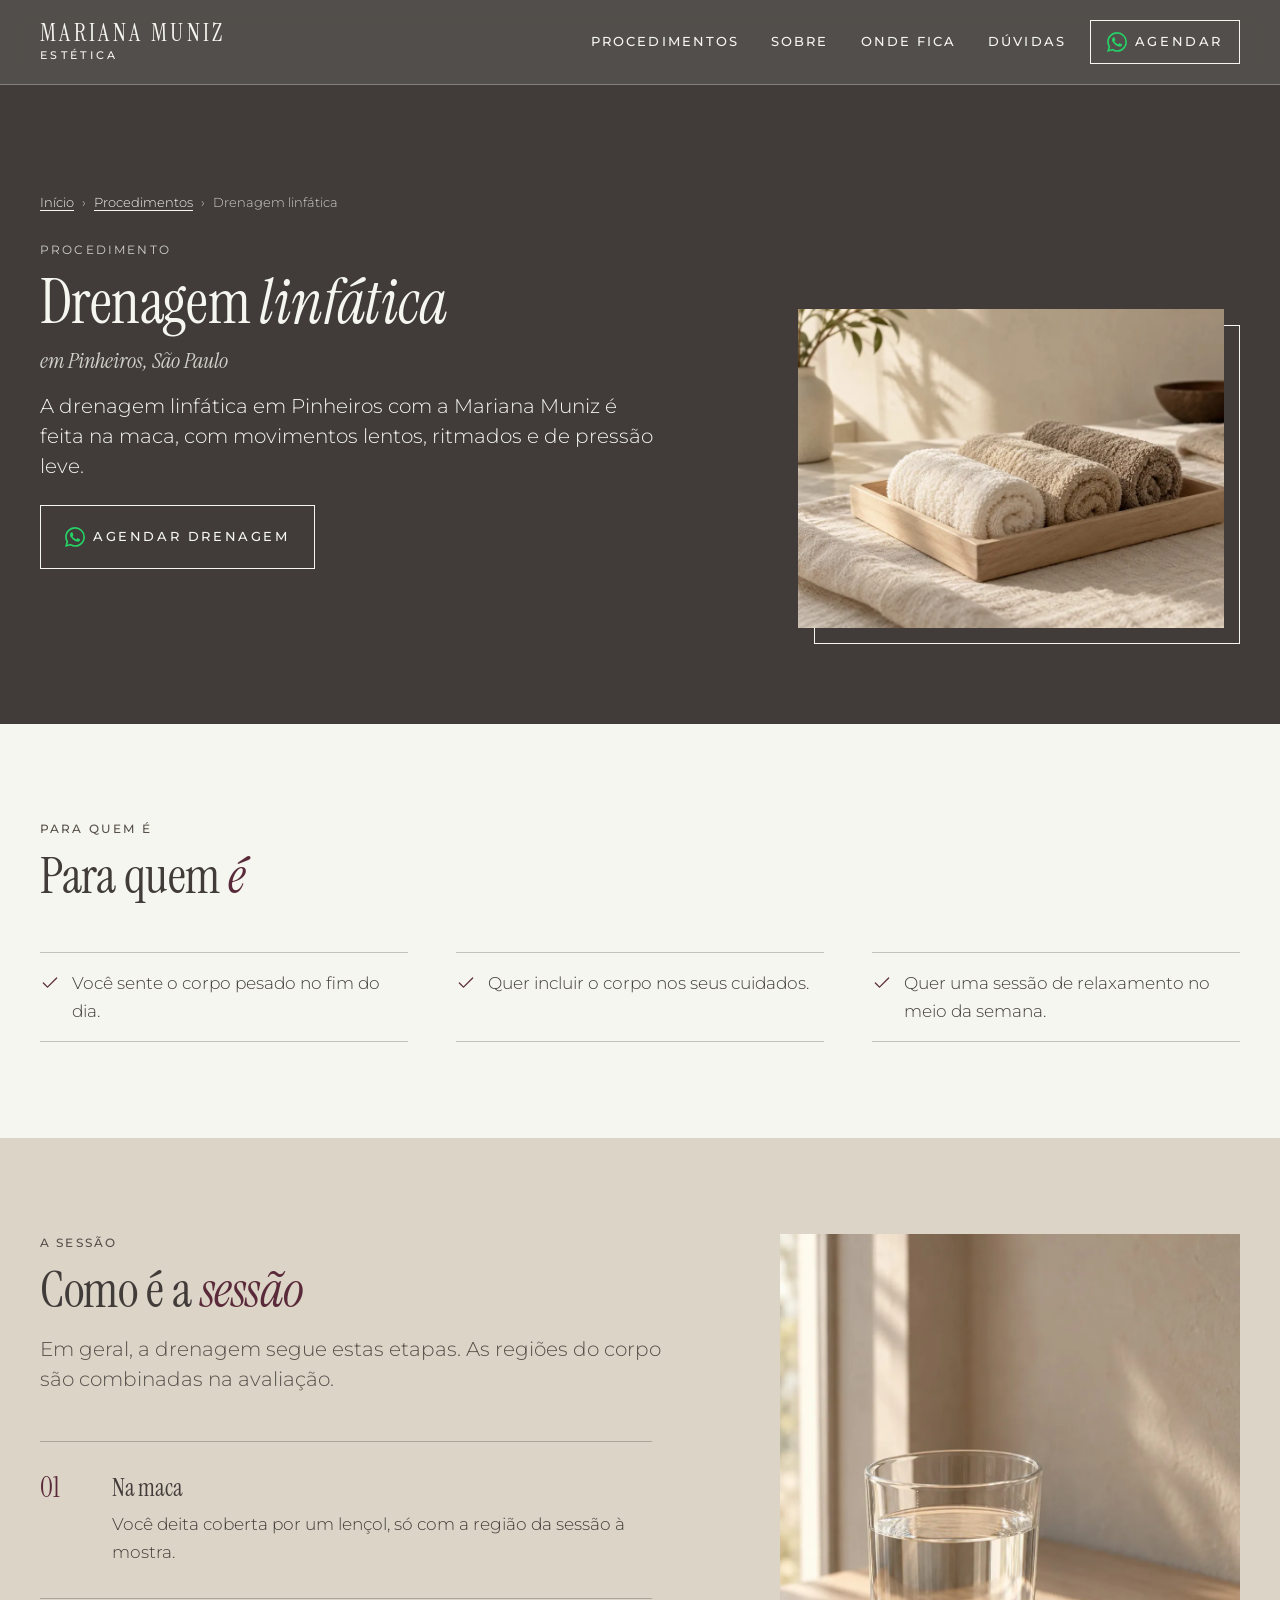
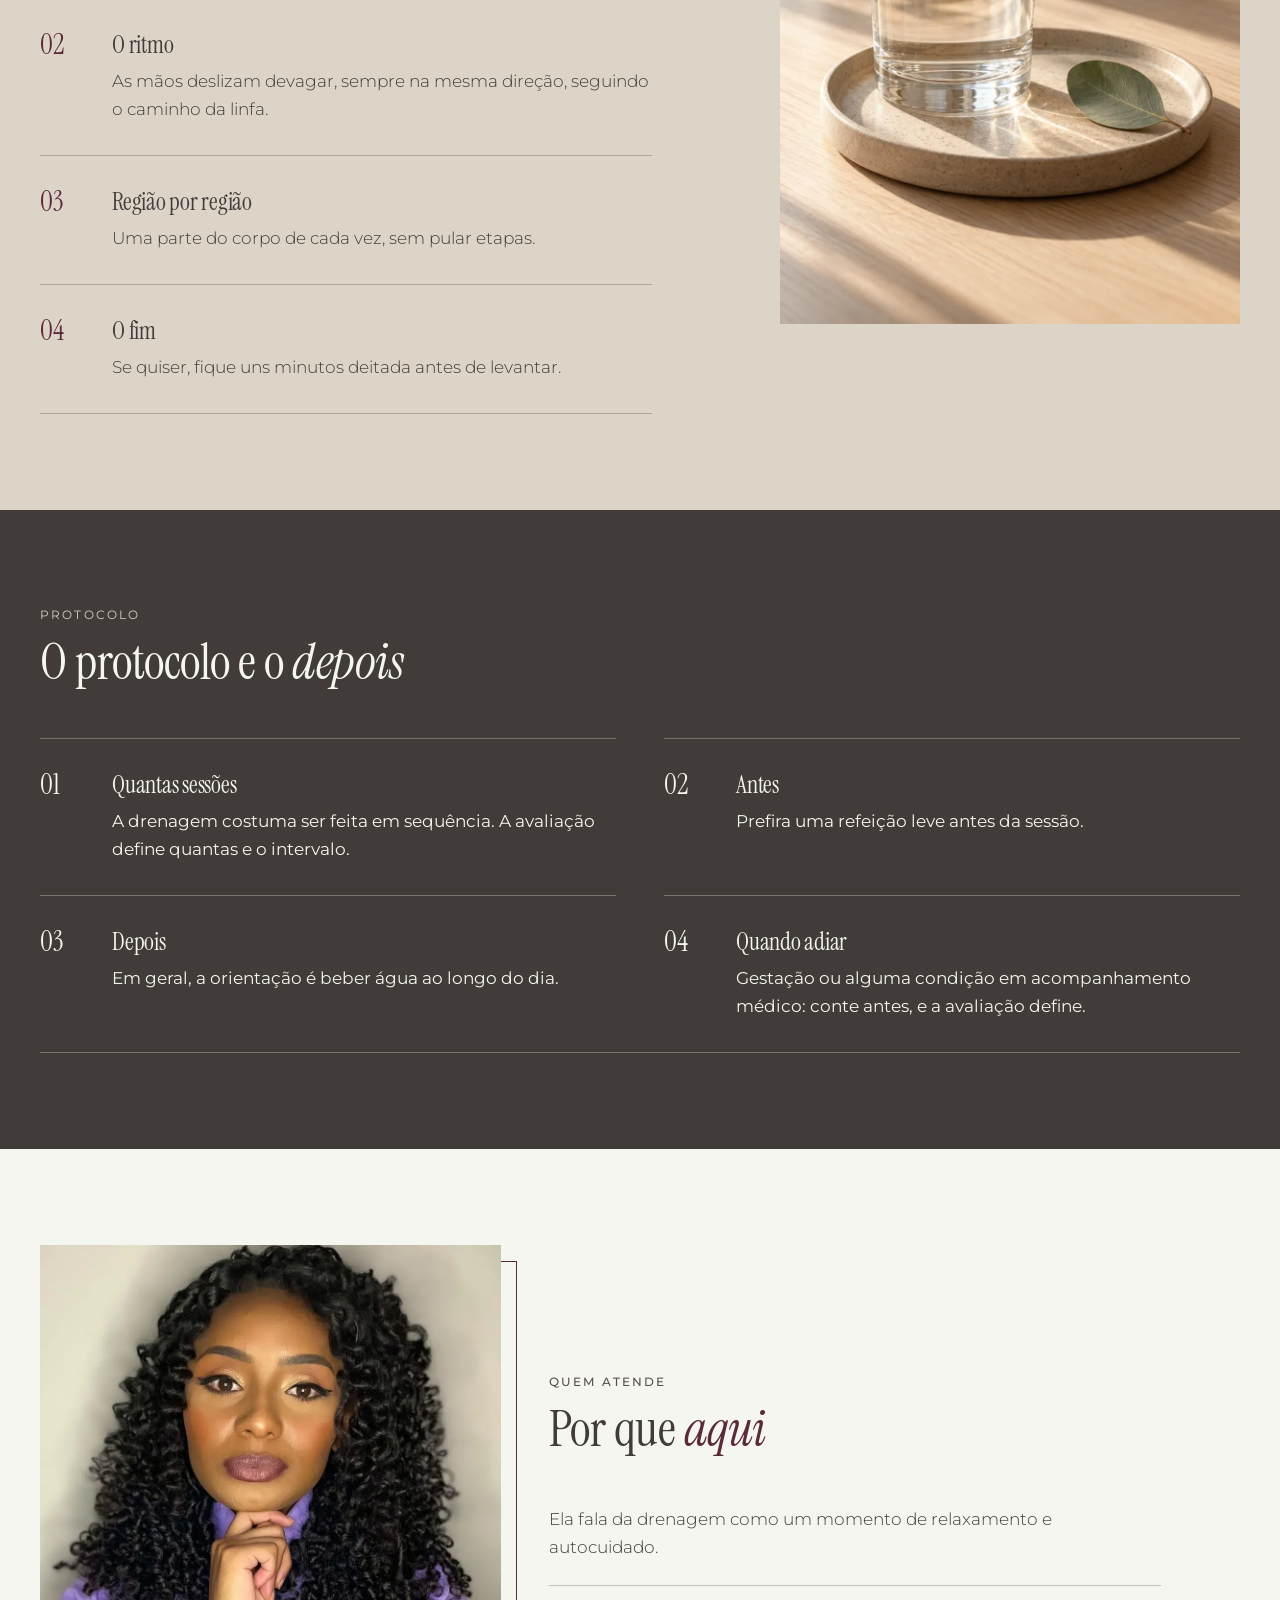
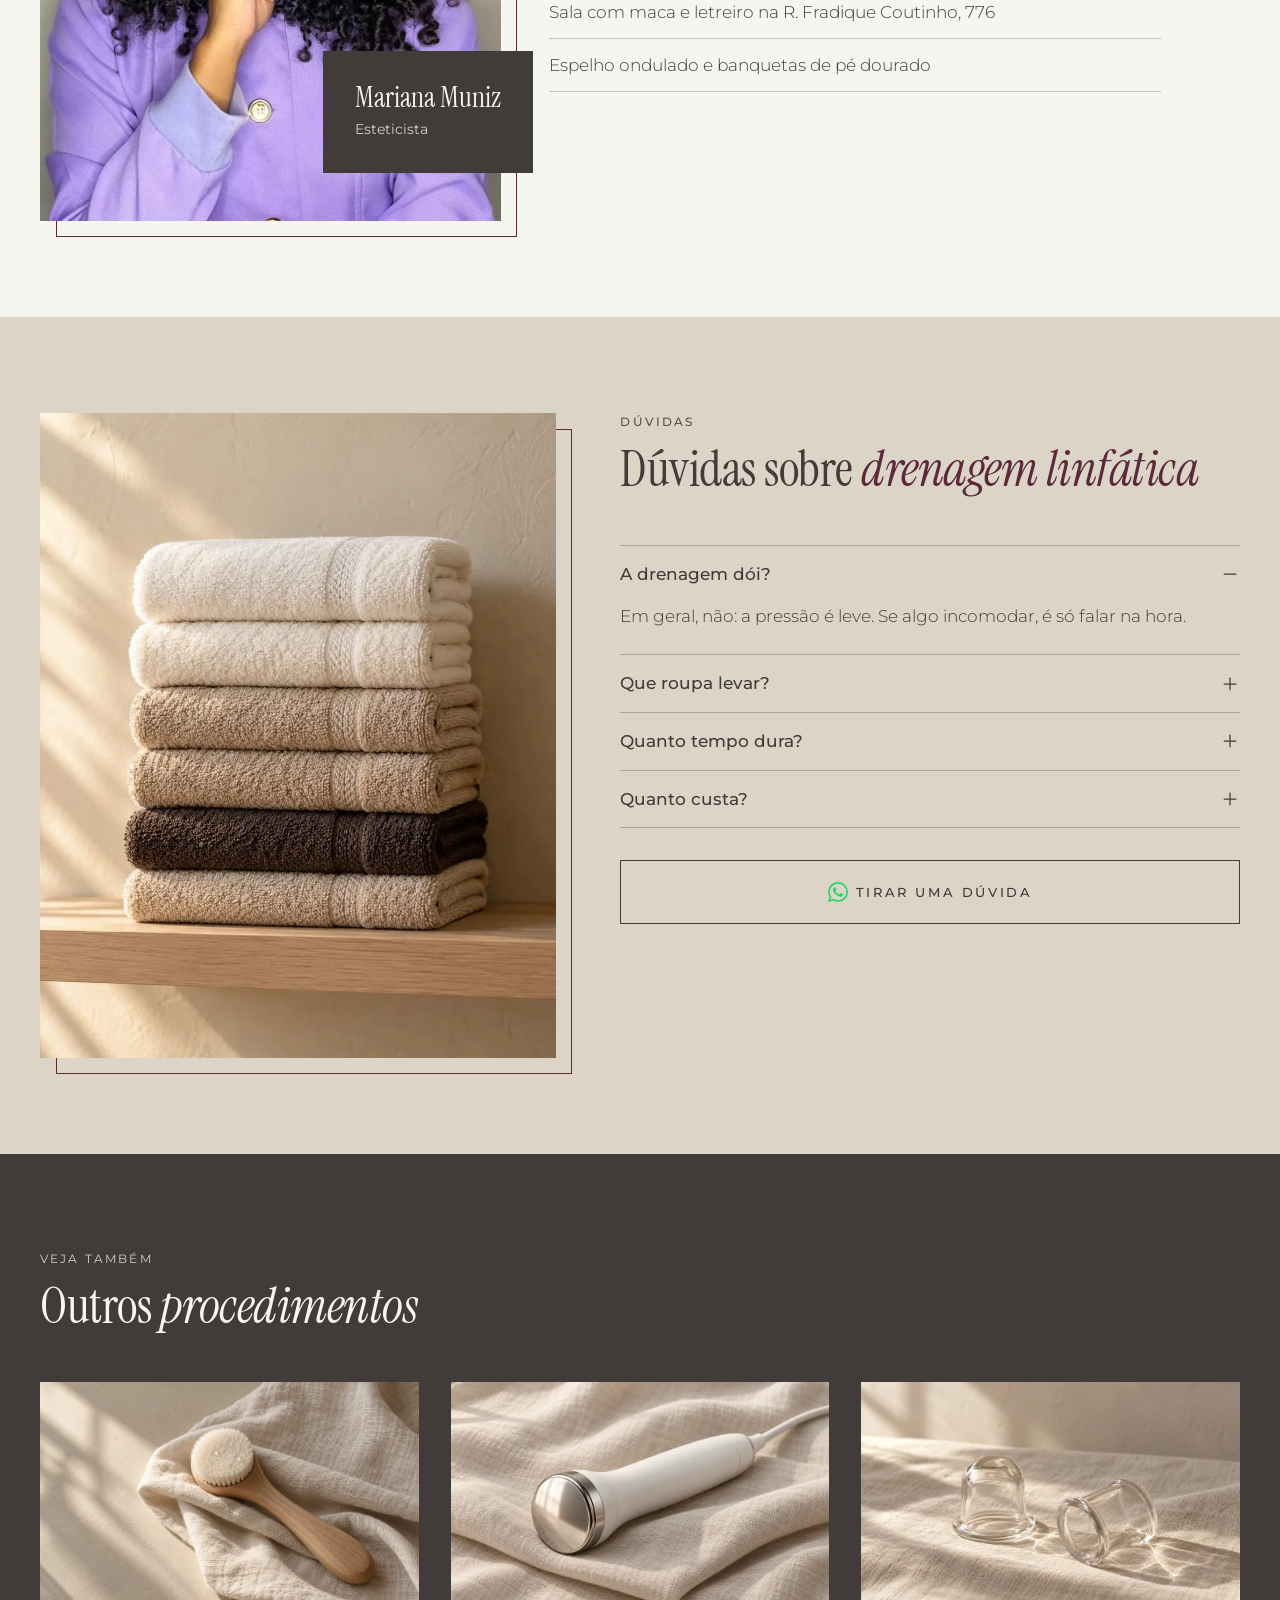
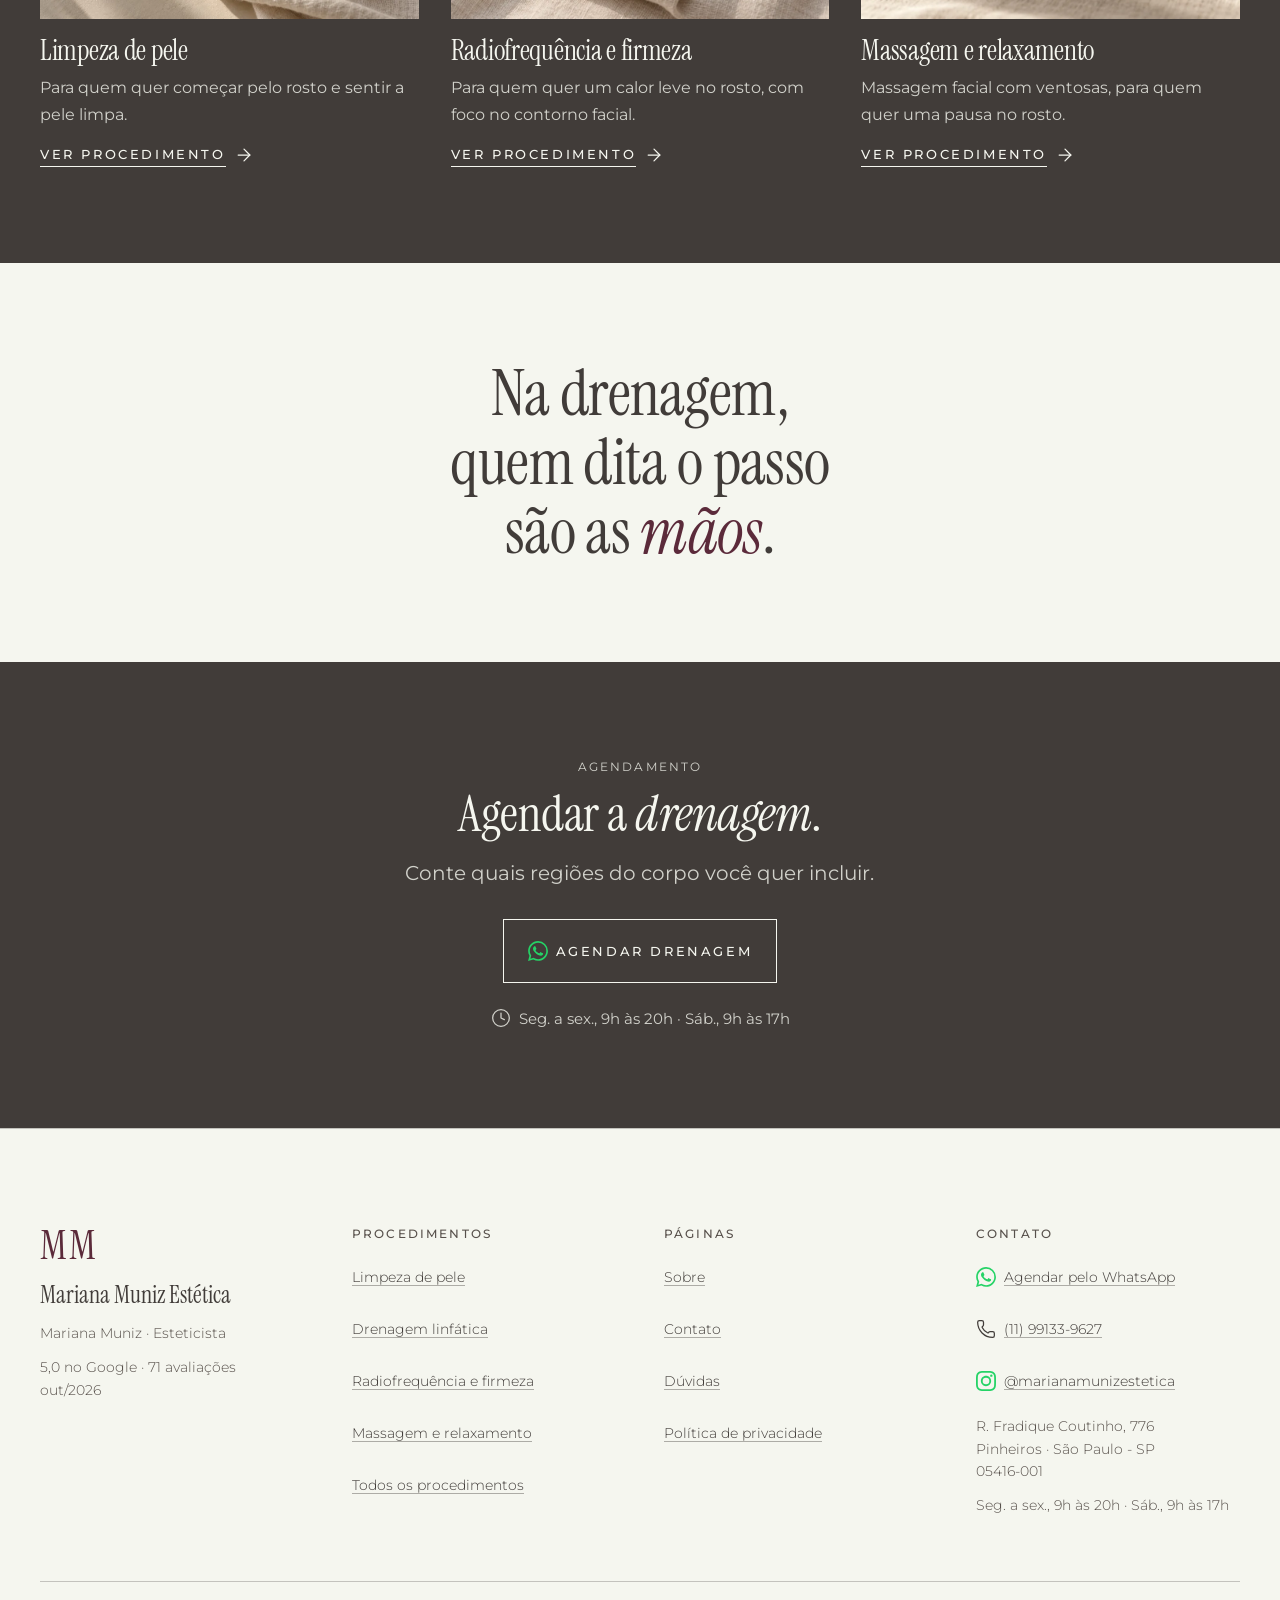
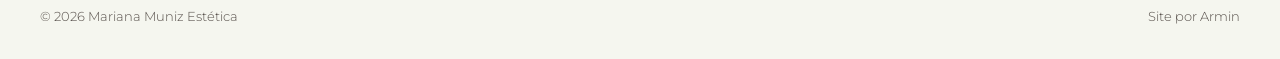
<file: procedimentos-drenagem-linfatica.html>
<!DOCTYPE html>
<!-- GERADO por _src/build.py a partir de _src/dados.py e _src/partes/. NÃO EDITE ESTE ARQUIVO: edite os dados e rode python3 _src/build.py -->
<html lang="pt-BR">
<head>
<meta charset="UTF-8">
<script>document.documentElement.classList.add('js')</script>
<meta name="viewport" content="width=device-width, initial-scale=1">
<!-- PRÉ-VENDA: não remover até o Armin fechar a venda -->
<meta name="robots" content="noindex, nofollow">
<title>Drenagem linfática em Pinheiros, SP · Mariana Muniz</title>
<meta name="description" content="Drenagem linfática em Pinheiros, São Paulo, com a esteticista Mariana Muniz: para quem é, como é a sessão e cuidados depois.">
<meta property="og:title" content="Drenagem linfática em Pinheiros, SP · Mariana Muniz">
<meta property="og:description" content="Drenagem linfática em Pinheiros, São Paulo, com a esteticista Mariana Muniz: para quem é, como é a sessão e cuidados depois.">
<meta property="og:type" content="website">
<meta property="og:locale" content="pt_BR">
<meta property="og:image" content="https://infomediamethods-sys.github.io/mariana-muniz-esteticista/assets/img/og-mariana.jpg">
<meta name="theme-color" content="#413C39">
<link rel="icon" href="data:image/svg+xml,%3Csvg%20xmlns%3D%22http%3A//www.w3.org/2000/svg%22%20viewBox%3D%220%200%2064%2064%22%3E%3Crect%20width%3D%2264%22%20height%3D%2264%22%20fill%3D%22%23413C39%22/%3E%3Ctext%20x%3D%2232%22%20y%3D%2242%22%20text-anchor%3D%22middle%22%20font-family%3D%22%27Instrument%20Serif%27%2CGeorgia%2Cserif%22%20font-size%3D%2228%22%20fill%3D%22%23F5F6EF%22%3EMM%3C/text%3E%3C/svg%3E">
<link rel="preconnect" href="https://fonts.googleapis.com">
<link rel="preconnect" href="https://fonts.gstatic.com" crossorigin>
<link href="https://fonts.googleapis.com/css2?family=Instrument+Serif:ital@0;1&amp;family=Montserrat:wght@300;500&amp;display=swap" rel="stylesheet">
<link rel="preload" as="image" type="image/webp" media="(max-width: 899px)" imagesrcset="assets/img/proc-drenagem-linfatica-480.webp 480w, assets/img/proc-drenagem-linfatica-960.webp 960w" imagesizes="100vw">
<link rel="preload" as="image" type="image/webp" media="(min-width: 900px)" imagesrcset="assets/img/proc-drenagem-linfatica-960.webp 960w, assets/img/proc-drenagem-linfatica-1600.webp 1600w" imagesizes="(min-width: 900px) 34vw, 100vw">
<link rel="stylesheet" href="assets/css/base.css">
<link rel="stylesheet" href="assets/css/style.css">
<script type="application/ld+json">{"@context": "https://schema.org", "@type": "BreadcrumbList", "itemListElement": [{"@type": "ListItem", "position": 1, "name": "Início", "item": "https://infomediamethods-sys.github.io/mariana-muniz-esteticista/"}, {"@type": "ListItem", "position": 2, "name": "Procedimentos", "item": "https://infomediamethods-sys.github.io/mariana-muniz-esteticista/procedimentos.html"}, {"@type": "ListItem", "position": 3, "name": "Drenagem linfática"}]}</script>
<script type="application/ld+json">{"@context": "https://schema.org", "@type": "FAQPage", "mainEntity": [{"@type": "Question", "name": "A drenagem dói?", "acceptedAnswer": {"@type": "Answer", "text": "Em geral, não: a pressão é leve. Se algo incomodar, é só falar na hora."}}, {"@type": "Question", "name": "Que roupa levar?", "acceptedAnswer": {"@type": "Answer", "text": "Uma roupa confortável para ir e voltar."}}, {"@type": "Question", "name": "Quanto tempo dura?", "acceptedAnswer": {"@type": "Answer", "text": "Depende das regiões do corpo. A duração é combinada pelo WhatsApp quando você agenda."}}, {"@type": "Question", "name": "Quanto custa?", "acceptedAnswer": {"@type": "Answer", "text": "O valor depende do protocolo; a avaliação é o momento de explicar o que faz sentido para a sua pele e o investimento."}}]}</script>

</head>
<body class="pagina-interna">
<a class="pular-conteudo" href="#conteudo">Pular para o conteúdo</a>
<header data-header class="cabecalho">
  <div class="container cabecalho__linha">
    <a class="marca" href="index.html" aria-label="Mariana Muniz Estética, página inicial"><span class="marca__nome">Mariana Muniz</span><span class="marca__sub">Estética</span></a>
    <nav class="cabecalho__nav" aria-label="Páginas"><a href="procedimentos.html">Procedimentos</a><a href="sobre.html">Sobre</a><a href="contato.html">Onde fica</a><a href="index.html#duvidas">Dúvidas</a></nav>
    <a class="botao cabecalho__botao" href="https://wa.me/5511991339627?text=Ol%C3%A1%21%20Vim%20pelo%20site%20e%20quero%20agendar%20uma%20avalia%C3%A7%C3%A3o." target="_blank" rel="noopener" data-origem="cabecalho" aria-label="Agendar pelo WhatsApp"><svg class="icone icone--linha icone--marca" width="20" height="20" fill="currentColor" aria-hidden="true" focusable="false" role="img" viewBox="0 0 24 24" xmlns="http://www.w3.org/2000/svg"><path d="M17.472 14.382c-.297-.149-1.758-.867-2.03-.967-.273-.099-.471-.148-.67.15-.197.297-.767.966-.94 1.164-.173.199-.347.223-.644.075-.297-.15-1.255-.463-2.39-1.475-.883-.788-1.48-1.761-1.653-2.059-.173-.297-.018-.458.13-.606.134-.133.298-.347.446-.52.149-.174.198-.298.298-.497.099-.198.05-.371-.025-.52-.075-.149-.669-1.612-.916-2.207-.242-.579-.487-.5-.669-.51-.173-.008-.371-.01-.57-.01-.198 0-.52.074-.792.372-.272.297-1.04 1.016-1.04 2.479 0 1.462 1.065 2.875 1.213 3.074.149.198 2.096 3.2 5.077 4.487.709.306 1.262.489 1.694.625.712.227 1.36.195 1.871.118.571-.085 1.758-.719 2.006-1.413.248-.694.248-1.289.173-1.413-.074-.124-.272-.198-.57-.347m-5.421 7.403h-.004a9.87 9.87 0 01-5.031-1.378l-.361-.214-3.741.982.998-3.648-.235-.374a9.86 9.86 0 01-1.51-5.26c.001-5.45 4.436-9.884 9.888-9.884 2.64 0 5.122 1.03 6.988 2.898a9.825 9.825 0 012.893 6.994c-.003 5.45-4.437 9.884-9.885 9.884m8.413-18.297A11.815 11.815 0 0012.05 0C5.495 0 .16 5.335.157 11.892c0 2.096.547 4.142 1.588 5.945L.057 24l6.305-1.654a11.882 11.882 0 005.683 1.448h.005c6.554 0 11.89-5.335 11.893-11.893a11.821 11.821 0 00-3.48-8.413Z"/></svg><span>Agendar</span></a>
  </div>
</header>

<main id="conteudo">
<section class="secao secao--escuro heroi-proc" data-heroi><div class="container heroi-proc__grade"><div class="heroi-proc__texto"><nav class="trilha entra" style="--i:0" aria-label="Você está em"><a href="index.html">Início</a><span aria-hidden="true">›</span><a href="procedimentos.html">Procedimentos</a><span aria-hidden="true">›</span><span aria-current="page">Drenagem linfática</span></nav><p class="rotulo entra" style="--i:1">Procedimento</p><h1 class="entra" style="--i:1">Drenagem <em>linfática</em></h1><p class="heroi-proc__local entra" style="--i:2">em Pinheiros, São Paulo</p><p class="heroi__apoio entra" style="--i:2">A drenagem linfática em Pinheiros com a Mariana Muniz é feita na maca, com movimentos lentos, ritmados e de pressão leve.</p><div class="heroi__acoes entra" style="--i:3"><a class="botao" href="https://wa.me/5511991339627?text=Ol%C3%A1%21%20Vi%20a%20p%C3%A1gina%20de%20Drenagem%20linf%C3%A1tica%20no%20site%20e%20quero%20agendar." target="_blank" rel="noopener" data-origem="drenagem-linfatica"><svg class="icone icone--linha icone--marca" width="20" height="20" fill="currentColor" aria-hidden="true" focusable="false" role="img" viewBox="0 0 24 24" xmlns="http://www.w3.org/2000/svg"><path d="M17.472 14.382c-.297-.149-1.758-.867-2.03-.967-.273-.099-.471-.148-.67.15-.197.297-.767.966-.94 1.164-.173.199-.347.223-.644.075-.297-.15-1.255-.463-2.39-1.475-.883-.788-1.48-1.761-1.653-2.059-.173-.297-.018-.458.13-.606.134-.133.298-.347.446-.52.149-.174.198-.298.298-.497.099-.198.05-.371-.025-.52-.075-.149-.669-1.612-.916-2.207-.242-.579-.487-.5-.669-.51-.173-.008-.371-.01-.57-.01-.198 0-.52.074-.792.372-.272.297-1.04 1.016-1.04 2.479 0 1.462 1.065 2.875 1.213 3.074.149.198 2.096 3.2 5.077 4.487.709.306 1.262.489 1.694.625.712.227 1.36.195 1.871.118.571-.085 1.758-.719 2.006-1.413.248-.694.248-1.289.173-1.413-.074-.124-.272-.198-.57-.347m-5.421 7.403h-.004a9.87 9.87 0 01-5.031-1.378l-.361-.214-3.741.982.998-3.648-.235-.374a9.86 9.86 0 01-1.51-5.26c.001-5.45 4.436-9.884 9.888-9.884 2.64 0 5.122 1.03 6.988 2.898a9.825 9.825 0 012.893 6.994c-.003 5.45-4.437 9.884-9.885 9.884m8.413-18.297A11.815 11.815 0 0012.05 0C5.495 0 .16 5.335.157 11.892c0 2.096.547 4.142 1.588 5.945L.057 24l6.305-1.654a11.882 11.882 0 005.683 1.448h.005c6.554 0 11.89-5.335 11.893-11.893a11.821 11.821 0 00-3.48-8.413Z"/></svg><span>Agendar drenagem</span></a></div></div><div class="heroi-proc__foto entra" style="--i:3"><div class="midia proporcao-4-3 heroi-proc__midia"><picture><source type="image/webp" media="(max-width: 899px)" srcset="assets/img/proc-drenagem-linfatica-480.webp 480w, assets/img/proc-drenagem-linfatica-960.webp 960w" sizes="100vw"><source type="image/webp" srcset="assets/img/proc-drenagem-linfatica-960.webp 960w, assets/img/proc-drenagem-linfatica-1600.webp 1600w" sizes="(min-width: 900px) 34vw, 100vw"><img src="assets/img/proc-drenagem-linfatica-960.jpg" width="960" height="720" alt="Rolinhos de toalha numa bandeja de madeira, para drenagem linfática em Pinheiros" decoding="async" fetchpriority="high"></picture></div><span class="moldura" aria-hidden="true"><i></i><i></i><i></i><i></i></span></div></div></section>
<section class="secao secao--claro lista-secao" id="para-quem"><div class="container"><div class="cabeca revelar"><p class="rotulo">Para quem é</p><h2>Para quem <em>é</em></h2></div><div class="revelar lista--colunas"><ul class="lista" role="list"><li><svg aria-hidden="true" focusable="false" class="icone icone--linha icone--check" xmlns="http://www.w3.org/2000/svg" width="20" height="20" viewBox="0 0 24 24" fill="none" stroke="currentColor" stroke-width="1.5" stroke-linecap="round" stroke-linejoin="round" ><path d="M20 6 9 17l-5-5" /></svg><span>Você sente o corpo pesado no fim do dia.</span></li><li><svg aria-hidden="true" focusable="false" class="icone icone--linha icone--check" xmlns="http://www.w3.org/2000/svg" width="20" height="20" viewBox="0 0 24 24" fill="none" stroke="currentColor" stroke-width="1.5" stroke-linecap="round" stroke-linejoin="round" ><path d="M20 6 9 17l-5-5" /></svg><span>Quer incluir o corpo nos seus cuidados.</span></li><li><svg aria-hidden="true" focusable="false" class="icone icone--linha icone--check" xmlns="http://www.w3.org/2000/svg" width="20" height="20" viewBox="0 0 24 24" fill="none" stroke="currentColor" stroke-width="1.5" stroke-linecap="round" stroke-linejoin="round" ><path d="M20 6 9 17l-5-5" /></svg><span>Quer uma sessão de relaxamento no meio da semana.</span></li></ul></div></div></section>
<section class="secao secao--claro-2 sessao" id="como-funciona"><div class="container sessao__grade"><div class="sessao__texto"><div class="cabeca revelar"><p class="rotulo">A sessão</p><h2>Como é a <em>sessão</em></h2><p class="apoio">Em geral, a drenagem segue estas etapas. As regiões do corpo são combinadas na avaliação.</p></div><div class="revelar"><ol class="passos" role="list"><li class="passo" style="--i:0"><span class="passo__numero">01</span><div><h3 class="passo__titulo">Na maca</h3><p>Você deita coberta por um lençol, só com a região da sessão à mostra.</p></div></li><li class="passo" style="--i:1"><span class="passo__numero">02</span><div><h3 class="passo__titulo">O ritmo</h3><p>As mãos deslizam devagar, sempre na mesma direção, seguindo o caminho da linfa.</p></div></li><li class="passo" style="--i:2"><span class="passo__numero">03</span><div><h3 class="passo__titulo">Região por região</h3><p>Uma parte do corpo de cada vez, sem pular etapas.</p></div></li><li class="passo" style="--i:3"><span class="passo__numero">04</span><div><h3 class="passo__titulo">O fim</h3><p>Se quiser, fique uns minutos deitada antes de levantar.</p></div></li></ol></div></div><div class="sessao__fotos revelar"><div class="midia proporcao-2-3 sessao__midia ativo"><picture><source type="image/webp" media="(max-width: 899px)" srcset="assets/img/sessao-4-480.webp 480w, assets/img/sessao-4-960.webp 960w" sizes="100vw"><source type="image/webp" srcset="assets/img/sessao-4-960.webp 960w" sizes="(min-width: 900px) 40vw, 100vw"><img src="assets/img/sessao-4-960.jpg" width="960" height="1440" alt="Copo de água e folha de eucalipto numa bandeja de cerâmica" decoding="async" ></picture></div></div></div></section>
<section class="secao secao--escuro" id="depois"><div class="container"><div class="cabeca revelar"><p class="rotulo">Protocolo</p><h2>O protocolo e o <em>depois</em></h2></div><div class="revelar"><ol class="passos passos--escuro passos--grade" role="list"><li class="passo" style="--i:0"><span class="passo__numero">01</span><div><h3 class="passo__titulo">Quantas sessões</h3><p>A drenagem costuma ser feita em sequência. A avaliação define quantas e o intervalo.</p></div></li><li class="passo" style="--i:1"><span class="passo__numero">02</span><div><h3 class="passo__titulo">Antes</h3><p>Prefira uma refeição leve antes da sessão.</p></div></li><li class="passo" style="--i:2"><span class="passo__numero">03</span><div><h3 class="passo__titulo">Depois</h3><p>Em geral, a orientação é beber água ao longo do dia.</p></div></li><li class="passo" style="--i:3"><span class="passo__numero">04</span><div><h3 class="passo__titulo">Quando adiar</h3><p>Gestação ou alguma condição em acompanhamento médico: conte antes, e a avaliação define.</p></div></li></ol></div></div></section>
<section class="secao secao--claro pessoa pessoa--curta" id="por-que-aqui"><div class="container pessoa__grade"><div class="pessoa__foto revelar"><div class="midia proporcao-4-5 pessoa__midia"><picture><source type="image/webp" media="(max-width: 899px)" srcset="assets/img/retrato-estudio-480.webp 480w, assets/img/retrato-estudio-960.webp 960w" sizes="100vw"><source type="image/webp" srcset="assets/img/retrato-estudio-960.webp 960w" sizes="(min-width: 900px) 33vw, 100vw"><img src="assets/img/retrato-estudio-960.jpg" width="960" height="1200" alt="Mariana Muniz, esteticista, em retrato de estúdio" decoding="async" ></picture></div><span class="moldura" aria-hidden="true"><i></i><i></i><i></i><i></i></span><div class="pessoa__cartao"><p class="pessoa__cartao-nome">Mariana Muniz</p><p class="pessoa__cartao-linha">Esteticista</p></div></div><div class="pessoa__texto"><div class="cabeca revelar"><p class="rotulo">Quem atende</p><h2>Por que <em>aqui</em></h2></div><div class="pessoa__corpo revelar"><p>Ela fala da drenagem como um momento de relaxamento e autocuidado.</p></div><div class="revelar"><ul class="espaco__itens" role="list"><li>Sala com maca e letreiro na R. Fradique Coutinho, 776</li><li>Espelho ondulado e banquetas de pé dourado</li></ul></div></div></div></section>
<section class="secao secao--claro-2 faq-secao" id="duvidas"><div class="container faq__grade"><div class="faq__foto revelar"><div class="midia proporcao-4-5 faq__midia"><picture><source type="image/webp" media="(max-width: 899px)" srcset="assets/img/duvidas-480.webp 480w, assets/img/duvidas-960.webp 960w" sizes="100vw"><source type="image/webp" srcset="assets/img/duvidas-960.webp 960w" sizes="(min-width: 900px) 33vw, 100vw"><img src="assets/img/duvidas-960.jpg" width="960" height="1200" alt="Pilha de toalhas creme e areia numa prateleira de madeira clara" decoding="async" loading="lazy"></picture></div><span class="moldura" aria-hidden="true"><i></i><i></i><i></i><i></i></span></div><div class="faq__texto"><div class="cabeca revelar"><p class="rotulo">Dúvidas</p><h2>Dúvidas sobre <em>drenagem linfática</em></h2></div><div class="revelar"><div class="faq"><details class="faq__item" open><summary><span>A drenagem dói?</span><span class="faq__icones" aria-hidden="true"><svg aria-hidden="true" focusable="false" class="icone icone--linha icone--plus" xmlns="http://www.w3.org/2000/svg" width="20" height="20" viewBox="0 0 24 24" fill="none" stroke="currentColor" stroke-width="1.5" stroke-linecap="round" stroke-linejoin="round" ><path d="M5 12h14" /><path d="M12 5v14" /></svg><svg aria-hidden="true" focusable="false" class="icone icone--linha icone--minus" xmlns="http://www.w3.org/2000/svg" width="20" height="20" viewBox="0 0 24 24" fill="none" stroke="currentColor" stroke-width="1.5" stroke-linecap="round" stroke-linejoin="round" ><path d="M5 12h14" /></svg></span></summary><div class="faq__resposta"><p>Em geral, não: a pressão é leve. Se algo incomodar, é só falar na hora.</p></div></details><details class="faq__item"><summary><span>Que roupa levar?</span><span class="faq__icones" aria-hidden="true"><svg aria-hidden="true" focusable="false" class="icone icone--linha icone--plus" xmlns="http://www.w3.org/2000/svg" width="20" height="20" viewBox="0 0 24 24" fill="none" stroke="currentColor" stroke-width="1.5" stroke-linecap="round" stroke-linejoin="round" ><path d="M5 12h14" /><path d="M12 5v14" /></svg><svg aria-hidden="true" focusable="false" class="icone icone--linha icone--minus" xmlns="http://www.w3.org/2000/svg" width="20" height="20" viewBox="0 0 24 24" fill="none" stroke="currentColor" stroke-width="1.5" stroke-linecap="round" stroke-linejoin="round" ><path d="M5 12h14" /></svg></span></summary><div class="faq__resposta"><p>Uma roupa confortável para ir e voltar.</p></div></details><details class="faq__item"><summary><span>Quanto tempo dura?</span><span class="faq__icones" aria-hidden="true"><svg aria-hidden="true" focusable="false" class="icone icone--linha icone--plus" xmlns="http://www.w3.org/2000/svg" width="20" height="20" viewBox="0 0 24 24" fill="none" stroke="currentColor" stroke-width="1.5" stroke-linecap="round" stroke-linejoin="round" ><path d="M5 12h14" /><path d="M12 5v14" /></svg><svg aria-hidden="true" focusable="false" class="icone icone--linha icone--minus" xmlns="http://www.w3.org/2000/svg" width="20" height="20" viewBox="0 0 24 24" fill="none" stroke="currentColor" stroke-width="1.5" stroke-linecap="round" stroke-linejoin="round" ><path d="M5 12h14" /></svg></span></summary><div class="faq__resposta"><p>Depende das regiões do corpo. A duração é combinada pelo WhatsApp quando você agenda.</p></div></details><details class="faq__item"><summary><span>Quanto custa?</span><span class="faq__icones" aria-hidden="true"><svg aria-hidden="true" focusable="false" class="icone icone--linha icone--plus" xmlns="http://www.w3.org/2000/svg" width="20" height="20" viewBox="0 0 24 24" fill="none" stroke="currentColor" stroke-width="1.5" stroke-linecap="round" stroke-linejoin="round" ><path d="M5 12h14" /><path d="M12 5v14" /></svg><svg aria-hidden="true" focusable="false" class="icone icone--linha icone--minus" xmlns="http://www.w3.org/2000/svg" width="20" height="20" viewBox="0 0 24 24" fill="none" stroke="currentColor" stroke-width="1.5" stroke-linecap="round" stroke-linejoin="round" ><path d="M5 12h14" /></svg></span></summary><div class="faq__resposta"><p>O valor depende do protocolo; a avaliação é o momento de explicar o que faz sentido para a sua pele e o investimento.</p></div></details></div></div><div class="faq__acoes revelar"><a class="botao botao--largo" href="https://wa.me/5511991339627?text=Ol%C3%A1%21%20Vi%20a%20p%C3%A1gina%20de%20Drenagem%20linf%C3%A1tica%20no%20site%20e%20tenho%20uma%20d%C3%BAvida." target="_blank" rel="noopener" data-origem="drenagem-linfatica-duvida"><svg class="icone icone--linha icone--marca" width="20" height="20" fill="currentColor" aria-hidden="true" focusable="false" role="img" viewBox="0 0 24 24" xmlns="http://www.w3.org/2000/svg"><path d="M17.472 14.382c-.297-.149-1.758-.867-2.03-.967-.273-.099-.471-.148-.67.15-.197.297-.767.966-.94 1.164-.173.199-.347.223-.644.075-.297-.15-1.255-.463-2.39-1.475-.883-.788-1.48-1.761-1.653-2.059-.173-.297-.018-.458.13-.606.134-.133.298-.347.446-.52.149-.174.198-.298.298-.497.099-.198.05-.371-.025-.52-.075-.149-.669-1.612-.916-2.207-.242-.579-.487-.5-.669-.51-.173-.008-.371-.01-.57-.01-.198 0-.52.074-.792.372-.272.297-1.04 1.016-1.04 2.479 0 1.462 1.065 2.875 1.213 3.074.149.198 2.096 3.2 5.077 4.487.709.306 1.262.489 1.694.625.712.227 1.36.195 1.871.118.571-.085 1.758-.719 2.006-1.413.248-.694.248-1.289.173-1.413-.074-.124-.272-.198-.57-.347m-5.421 7.403h-.004a9.87 9.87 0 01-5.031-1.378l-.361-.214-3.741.982.998-3.648-.235-.374a9.86 9.86 0 01-1.51-5.26c.001-5.45 4.436-9.884 9.888-9.884 2.64 0 5.122 1.03 6.988 2.898a9.825 9.825 0 012.893 6.994c-.003 5.45-4.437 9.884-9.885 9.884m8.413-18.297A11.815 11.815 0 0012.05 0C5.495 0 .16 5.335.157 11.892c0 2.096.547 4.142 1.588 5.945L.057 24l6.305-1.654a11.882 11.882 0 005.683 1.448h.005c6.554 0 11.89-5.335 11.893-11.893a11.821 11.821 0 00-3.48-8.413Z"/></svg><span>Tirar uma dúvida</span></a></div></div></div></section>
<section class="secao secao--escuro portas" id="outros"><div class="container"><div class="cabeca revelar"><p class="rotulo">Veja também</p><h2>Outros <em>procedimentos</em></h2></div><ul class="grade grade--3" role="list"><li class="revelar"><a class="card" href="procedimentos-limpeza-de-pele.html" aria-label="Ver procedimento: Limpeza de pele"><div class="midia proporcao-16-10 card__midia"><picture><source type="image/webp" media="(max-width: 899px)" srcset="assets/img/porta-limpeza-de-pele-480.webp 480w, assets/img/porta-limpeza-de-pele-960.webp 960w" sizes="100vw"><source type="image/webp" srcset="assets/img/porta-limpeza-de-pele-960.webp 960w, assets/img/porta-limpeza-de-pele-1600.webp 1600w" sizes="(min-width: 900px) 33vw, 100vw"><img src="assets/img/porta-limpeza-de-pele-960.jpg" width="960" height="600" alt="Escova facial de cerdas macias e cabo de madeira sobre linho" decoding="async" loading="lazy"></picture></div><div class="card__corpo"><h3 class="card__titulo">Limpeza de pele</h3><p class="card__texto">Para quem quer começar pelo rosto e sentir a pele limpa.</p><span class="card__acao"><span>Ver procedimento</span><svg aria-hidden="true" focusable="false" class="icone icone--linha icone--arrow-right" xmlns="http://www.w3.org/2000/svg" width="20" height="20" viewBox="0 0 24 24" fill="none" stroke="currentColor" stroke-width="1.5" stroke-linecap="round" stroke-linejoin="round" ><path d="M5 12h14" /><path d="m12 5 7 7-7 7" /></svg></span></div></a></li><li class="revelar"><a class="card" href="procedimentos-radiofrequencia-e-flacidez.html" aria-label="Ver procedimento: Radiofrequência e firmeza"><div class="midia proporcao-16-10 card__midia"><picture><source type="image/webp" media="(max-width: 899px)" srcset="assets/img/porta-radiofrequencia-e-flacidez-480.webp 480w, assets/img/porta-radiofrequencia-e-flacidez-960.webp 960w" sizes="100vw"><source type="image/webp" srcset="assets/img/porta-radiofrequencia-e-flacidez-960.webp 960w, assets/img/porta-radiofrequencia-e-flacidez-1600.webp 1600w" sizes="(min-width: 900px) 33vw, 100vw"><img src="assets/img/porta-radiofrequencia-e-flacidez-960.jpg" width="960" height="600" alt="Ponteira de cabo branco e cabeça de aço sobre linho" decoding="async" loading="lazy"></picture></div><div class="card__corpo"><h3 class="card__titulo">Radiofrequência e firmeza</h3><p class="card__texto">Para quem quer um calor leve no rosto, com foco no contorno facial.</p><span class="card__acao"><span>Ver procedimento</span><svg aria-hidden="true" focusable="false" class="icone icone--linha icone--arrow-right" xmlns="http://www.w3.org/2000/svg" width="20" height="20" viewBox="0 0 24 24" fill="none" stroke="currentColor" stroke-width="1.5" stroke-linecap="round" stroke-linejoin="round" ><path d="M5 12h14" /><path d="m12 5 7 7-7 7" /></svg></span></div></a></li><li class="revelar"><a class="card" href="procedimentos-massagem-e-relaxamento.html" aria-label="Ver procedimento: Massagem e relaxamento"><div class="midia proporcao-16-10 card__midia"><picture><source type="image/webp" media="(max-width: 899px)" srcset="assets/img/porta-massagem-e-relaxamento-480.webp 480w, assets/img/porta-massagem-e-relaxamento-960.webp 960w" sizes="100vw"><source type="image/webp" srcset="assets/img/porta-massagem-e-relaxamento-960.webp 960w, assets/img/porta-massagem-e-relaxamento-1600.webp 1600w" sizes="(min-width: 900px) 33vw, 100vw"><img src="assets/img/porta-massagem-e-relaxamento-960.jpg" width="960" height="600" alt="Duas ventosas faciais de vidro sobre linho" decoding="async" loading="lazy"></picture></div><div class="card__corpo"><h3 class="card__titulo">Massagem e relaxamento</h3><p class="card__texto">Massagem facial com ventosas, para quem quer uma pausa no rosto.</p><span class="card__acao"><span>Ver procedimento</span><svg aria-hidden="true" focusable="false" class="icone icone--linha icone--arrow-right" xmlns="http://www.w3.org/2000/svg" width="20" height="20" viewBox="0 0 24 24" fill="none" stroke="currentColor" stroke-width="1.5" stroke-linecap="round" stroke-linejoin="round" ><path d="M5 12h14" /><path d="m12 5 7 7-7 7" /></svg></span></div></a></li></ul></div></section>
<section class="secao secao--claro frase"><div class="container"><h2 class="frase__texto revelar">Na drenagem, quem dita o passo são as <em>mãos</em>.</h2></div></section>
<section class="secao secao--escuro cta" id="contato"><div class="container cta__caixa"><div class="cabeca revelar cabeca--centro"><p class="rotulo">Agendamento</p><h2>Agendar a <em>drenagem</em>.</h2><p class="apoio">Conte quais regiões do corpo você quer incluir.</p></div><div class="cta__acoes revelar"><a class="botao" href="https://wa.me/5511991339627?text=Ol%C3%A1%21%20Vi%20a%20p%C3%A1gina%20de%20Drenagem%20linf%C3%A1tica%20no%20site%20e%20quero%20agendar." target="_blank" rel="noopener" data-origem="drenagem-linfatica"><svg class="icone icone--linha icone--marca" width="20" height="20" fill="currentColor" aria-hidden="true" focusable="false" role="img" viewBox="0 0 24 24" xmlns="http://www.w3.org/2000/svg"><path d="M17.472 14.382c-.297-.149-1.758-.867-2.03-.967-.273-.099-.471-.148-.67.15-.197.297-.767.966-.94 1.164-.173.199-.347.223-.644.075-.297-.15-1.255-.463-2.39-1.475-.883-.788-1.48-1.761-1.653-2.059-.173-.297-.018-.458.13-.606.134-.133.298-.347.446-.52.149-.174.198-.298.298-.497.099-.198.05-.371-.025-.52-.075-.149-.669-1.612-.916-2.207-.242-.579-.487-.5-.669-.51-.173-.008-.371-.01-.57-.01-.198 0-.52.074-.792.372-.272.297-1.04 1.016-1.04 2.479 0 1.462 1.065 2.875 1.213 3.074.149.198 2.096 3.2 5.077 4.487.709.306 1.262.489 1.694.625.712.227 1.36.195 1.871.118.571-.085 1.758-.719 2.006-1.413.248-.694.248-1.289.173-1.413-.074-.124-.272-.198-.57-.347m-5.421 7.403h-.004a9.87 9.87 0 01-5.031-1.378l-.361-.214-3.741.982.998-3.648-.235-.374a9.86 9.86 0 01-1.51-5.26c.001-5.45 4.436-9.884 9.888-9.884 2.64 0 5.122 1.03 6.988 2.898a9.825 9.825 0 012.893 6.994c-.003 5.45-4.437 9.884-9.885 9.884m8.413-18.297A11.815 11.815 0 0012.05 0C5.495 0 .16 5.335.157 11.892c0 2.096.547 4.142 1.588 5.945L.057 24l6.305-1.654a11.882 11.882 0 005.683 1.448h.005c6.554 0 11.89-5.335 11.893-11.893a11.821 11.821 0 00-3.48-8.413Z"/></svg><span>Agendar drenagem</span></a></div><div class="cta__info revelar"><p class="cta__linha"><svg aria-hidden="true" focusable="false" class="icone icone--linha icone--clock" xmlns="http://www.w3.org/2000/svg" width="20" height="20" viewBox="0 0 24 24" fill="none" stroke="currentColor" stroke-width="1.5" stroke-linecap="round" stroke-linejoin="round" ><circle cx="12" cy="12" r="10" /><path d="M12 6v6l4 2" /></svg><span><span class="nowrap">Seg. a sex., 9h às 20h</span><span class="sep" aria-hidden="true"> · </span><span class="nowrap">Sáb., 9h às 17h</span></span></p></div></div></section>
</main>
<footer class="rodape">
  <div class="container">
    <div class="rodape__grade">
      <div class="rodape__id">
        <p class="rodape__monograma" aria-hidden="true">MM</p>
        <p class="rodape__nome">Mariana Muniz Estética</p>
        <p class="rodape__texto"><span class="nowrap">Mariana Muniz</span><span class="sep" aria-hidden="true"> · </span><span class="nowrap">Esteticista</span></p>
        <p class="rodape__texto"><span class="nowrap">5,0 no Google</span><span class="sep" aria-hidden="true"> · </span><span class="nowrap">71 avaliações</span><span class="sep" aria-hidden="true"> · </span><span class="nowrap">out/2026</span></p>
      </div>
      <div><p class="rotulo">Procedimentos</p><ul class="rodape__lista" role="list"><li><a href="procedimentos-limpeza-de-pele.html">Limpeza de pele</a></li><li><a href="procedimentos-drenagem-linfatica.html">Drenagem linfática</a></li><li><a href="procedimentos-radiofrequencia-e-flacidez.html">Radiofrequência e firmeza</a></li><li><a href="procedimentos-massagem-e-relaxamento.html">Massagem e relaxamento</a></li><li><a href="procedimentos.html">Todos os procedimentos</a></li></ul></div>
      <div><p class="rotulo">Páginas</p><ul class="rodape__lista" role="list"><li><a href="sobre.html">Sobre</a></li><li><a href="contato.html">Contato</a></li><li><a href="index.html#duvidas">Dúvidas</a></li><li><a href="politica-de-privacidade.html">Política de privacidade</a></li></ul></div>
      <div><p class="rotulo">Contato</p>
        <ul class="rodape__lista" role="list">
          <li><a href="https://wa.me/5511991339627?text=Ol%C3%A1%21%20Vim%20pelo%20site%20e%20quero%20agendar%20uma%20avalia%C3%A7%C3%A3o." target="_blank" rel="noopener" data-origem="rodape"><svg class="icone icone--linha icone--marca" width="20" height="20" fill="currentColor" aria-hidden="true" focusable="false" role="img" viewBox="0 0 24 24" xmlns="http://www.w3.org/2000/svg"><path d="M17.472 14.382c-.297-.149-1.758-.867-2.03-.967-.273-.099-.471-.148-.67.15-.197.297-.767.966-.94 1.164-.173.199-.347.223-.644.075-.297-.15-1.255-.463-2.39-1.475-.883-.788-1.48-1.761-1.653-2.059-.173-.297-.018-.458.13-.606.134-.133.298-.347.446-.52.149-.174.198-.298.298-.497.099-.198.05-.371-.025-.52-.075-.149-.669-1.612-.916-2.207-.242-.579-.487-.5-.669-.51-.173-.008-.371-.01-.57-.01-.198 0-.52.074-.792.372-.272.297-1.04 1.016-1.04 2.479 0 1.462 1.065 2.875 1.213 3.074.149.198 2.096 3.2 5.077 4.487.709.306 1.262.489 1.694.625.712.227 1.36.195 1.871.118.571-.085 1.758-.719 2.006-1.413.248-.694.248-1.289.173-1.413-.074-.124-.272-.198-.57-.347m-5.421 7.403h-.004a9.87 9.87 0 01-5.031-1.378l-.361-.214-3.741.982.998-3.648-.235-.374a9.86 9.86 0 01-1.51-5.26c.001-5.45 4.436-9.884 9.888-9.884 2.64 0 5.122 1.03 6.988 2.898a9.825 9.825 0 012.893 6.994c-.003 5.45-4.437 9.884-9.885 9.884m8.413-18.297A11.815 11.815 0 0012.05 0C5.495 0 .16 5.335.157 11.892c0 2.096.547 4.142 1.588 5.945L.057 24l6.305-1.654a11.882 11.882 0 005.683 1.448h.005c6.554 0 11.89-5.335 11.893-11.893a11.821 11.821 0 00-3.48-8.413Z"/></svg><span>Agendar pelo WhatsApp</span></a></li>
          <li><a href="tel:+5511991339627"><svg aria-hidden="true" focusable="false" class="icone icone--linha icone--phone" xmlns="http://www.w3.org/2000/svg" width="20" height="20" viewBox="0 0 24 24" fill="none" stroke="currentColor" stroke-width="1.5" stroke-linecap="round" stroke-linejoin="round" ><path d="M13.832 16.568a1 1 0 0 0 1.213-.303l.355-.465A2 2 0 0 1 17 15h3a2 2 0 0 1 2 2v3a2 2 0 0 1-2 2A18 18 0 0 1 2 4a2 2 0 0 1 2-2h3a2 2 0 0 1 2 2v3a2 2 0 0 1-.8 1.6l-.468.351a1 1 0 0 0-.292 1.233 14 14 0 0 0 6.392 6.384" /></svg><span>(11) 99133-9627</span></a></li>
          <li><a href="https://www.instagram.com/marianamunizestetica/" target="_blank" rel="noopener"><svg class="icone icone--linha icone--marca" width="20" height="20" fill="currentColor" aria-hidden="true" focusable="false" role="img" viewBox="0 0 24 24" xmlns="http://www.w3.org/2000/svg"><path d="M7.0301.084c-1.2768.0602-2.1487.264-2.911.5634-.7888.3075-1.4575.72-2.1228 1.3877-.6652.6677-1.075 1.3368-1.3802 2.127-.2954.7638-.4956 1.6365-.552 2.914-.0564 1.2775-.0689 1.6882-.0626 4.947.0062 3.2586.0206 3.6671.0825 4.9473.061 1.2765.264 2.1482.5635 2.9107.308.7889.72 1.4573 1.388 2.1228.6679.6655 1.3365 1.0743 2.1285 1.38.7632.295 1.6361.4961 2.9134.552 1.2773.056 1.6884.069 4.9462.0627 3.2578-.0062 3.668-.0207 4.9478-.0814 1.28-.0607 2.147-.2652 2.9098-.5633.7889-.3086 1.4578-.72 2.1228-1.3881.665-.6682 1.0745-1.3378 1.3795-2.1284.2957-.7632.4966-1.636.552-2.9124.056-1.2809.0692-1.6898.063-4.948-.0063-3.2583-.021-3.6668-.0817-4.9465-.0607-1.2797-.264-2.1487-.5633-2.9117-.3084-.7889-.72-1.4568-1.3876-2.1228C21.2982 1.33 20.628.9208 19.8378.6165 19.074.321 18.2017.1197 16.9244.0645 15.6471.0093 15.236-.005 11.977.0014 8.718.0076 8.31.0215 7.0301.0839m.1402 21.6932c-1.17-.0509-1.8053-.2453-2.2287-.408-.5606-.216-.96-.4771-1.3819-.895-.422-.4178-.6811-.8186-.9-1.378-.1644-.4234-.3624-1.058-.4171-2.228-.0595-1.2645-.072-1.6442-.079-4.848-.007-3.2037.0053-3.583.0607-4.848.05-1.169.2456-1.805.408-2.2282.216-.5613.4762-.96.895-1.3816.4188-.4217.8184-.6814 1.3783-.9003.423-.1651 1.0575-.3614 2.227-.4171 1.2655-.06 1.6447-.072 4.848-.079 3.2033-.007 3.5835.005 4.8495.0608 1.169.0508 1.8053.2445 2.228.408.5608.216.96.4754 1.3816.895.4217.4194.6816.8176.9005 1.3787.1653.4217.3617 1.056.4169 2.2263.0602 1.2655.0739 1.645.0796 4.848.0058 3.203-.0055 3.5834-.061 4.848-.051 1.17-.245 1.8055-.408 2.2294-.216.5604-.4763.96-.8954 1.3814-.419.4215-.8181.6811-1.3783.9-.4224.1649-1.0577.3617-2.2262.4174-1.2656.0595-1.6448.072-4.8493.079-3.2045.007-3.5825-.006-4.848-.0608M16.953 5.5864A1.44 1.44 0 1 0 18.39 4.144a1.44 1.44 0 0 0-1.437 1.4424M5.8385 12.012c.0067 3.4032 2.7706 6.1557 6.173 6.1493 3.4026-.0065 6.157-2.7701 6.1506-6.1733-.0065-3.4032-2.771-6.1565-6.174-6.1498-3.403.0067-6.156 2.771-6.1496 6.1738M8 12.0077a4 4 0 1 1 4.008 3.9921A3.9996 3.9996 0 0 1 8 12.0077"/></svg><span>@marianamunizestetica</span></a></li>
        </ul>
        <address class="rodape__texto">R. Fradique Coutinho, 776<br>Pinheiros · São Paulo - SP<br>05416-001</address>
        <p class="rodape__texto"><span class="nowrap">Seg. a sex., 9h às 20h</span><span class="sep" aria-hidden="true"> · </span><span class="nowrap">Sáb., 9h às 17h</span></p>
      </div>
    </div>
    <div class="rodape__base">
      <p>© 2026 Mariana Muniz Estética</p>
      <p>Site por Armin</p>
    </div>
  </div>
</footer>

<script src="assets/js/lenis.min.js" defer></script>
<script src="assets/js/main.js" defer></script>
<script src="assets/js/movimento.js" defer></script>
</body>
</html>
</file>
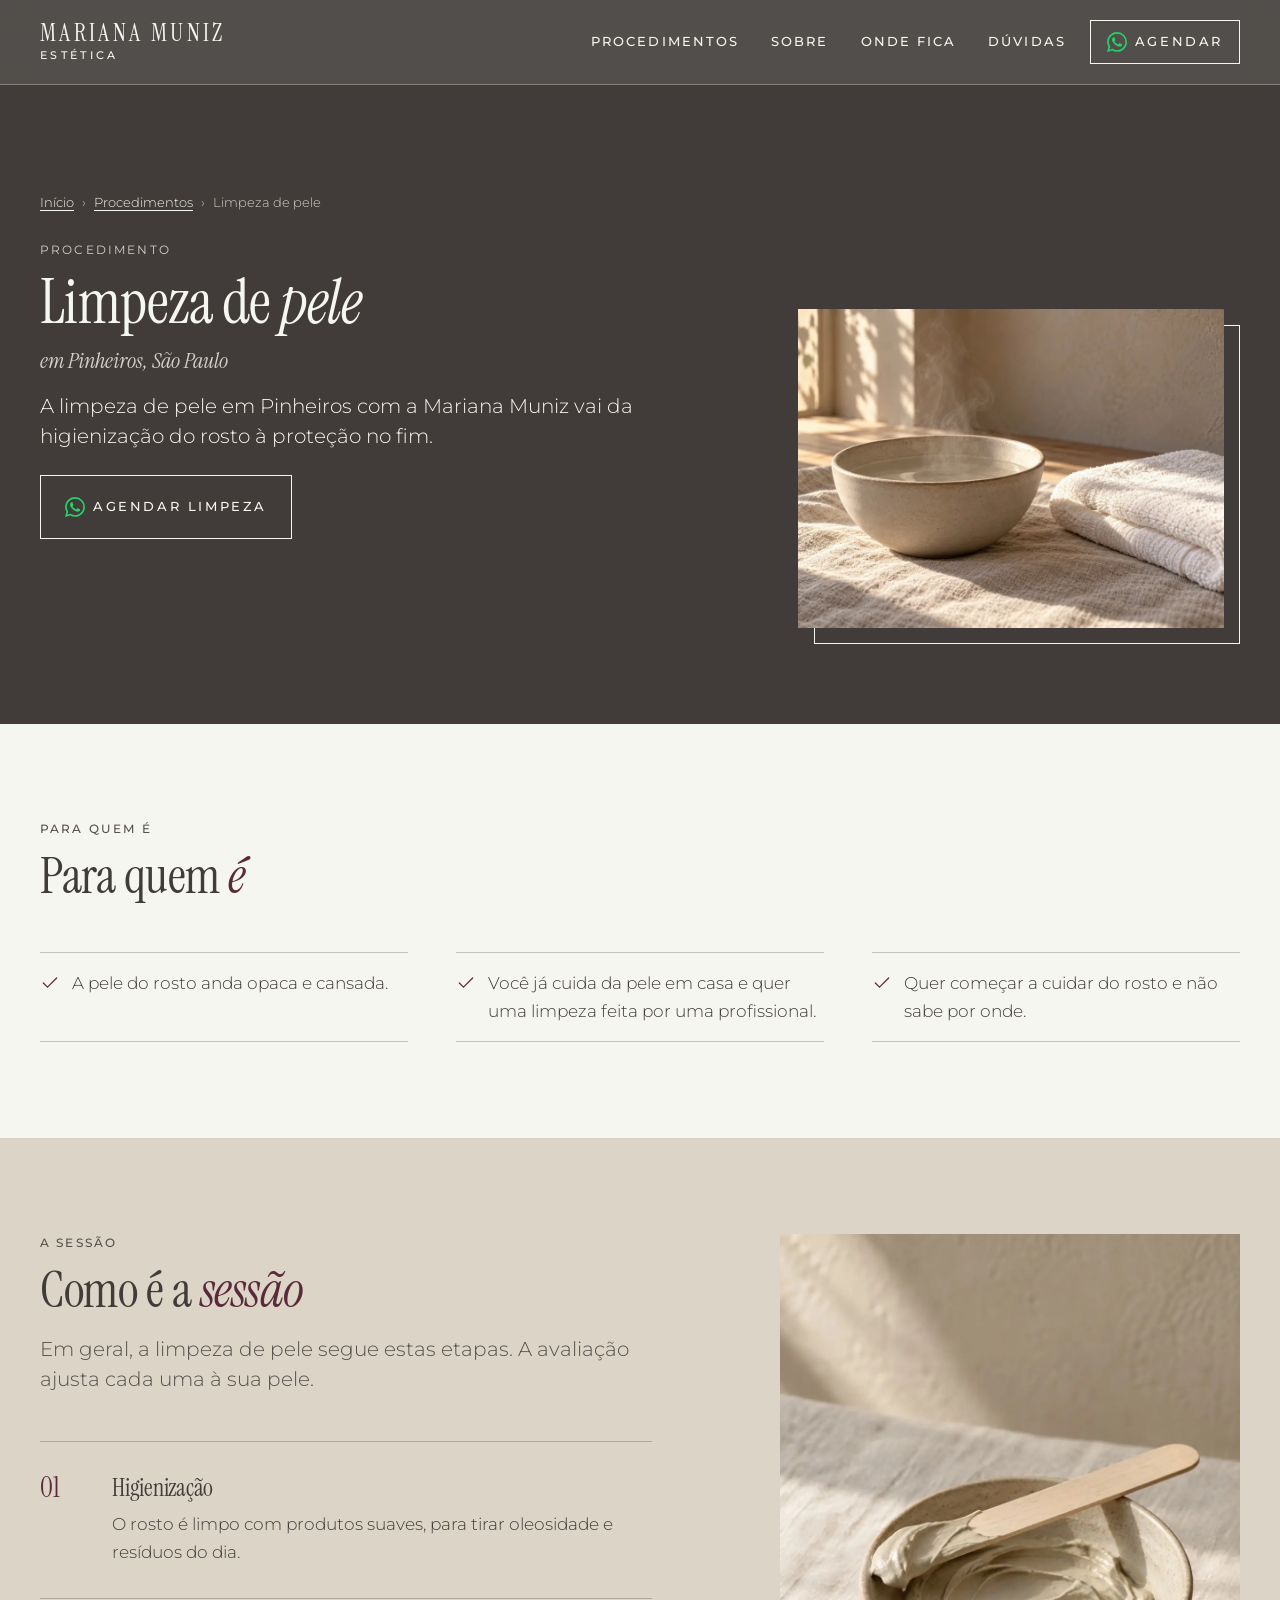
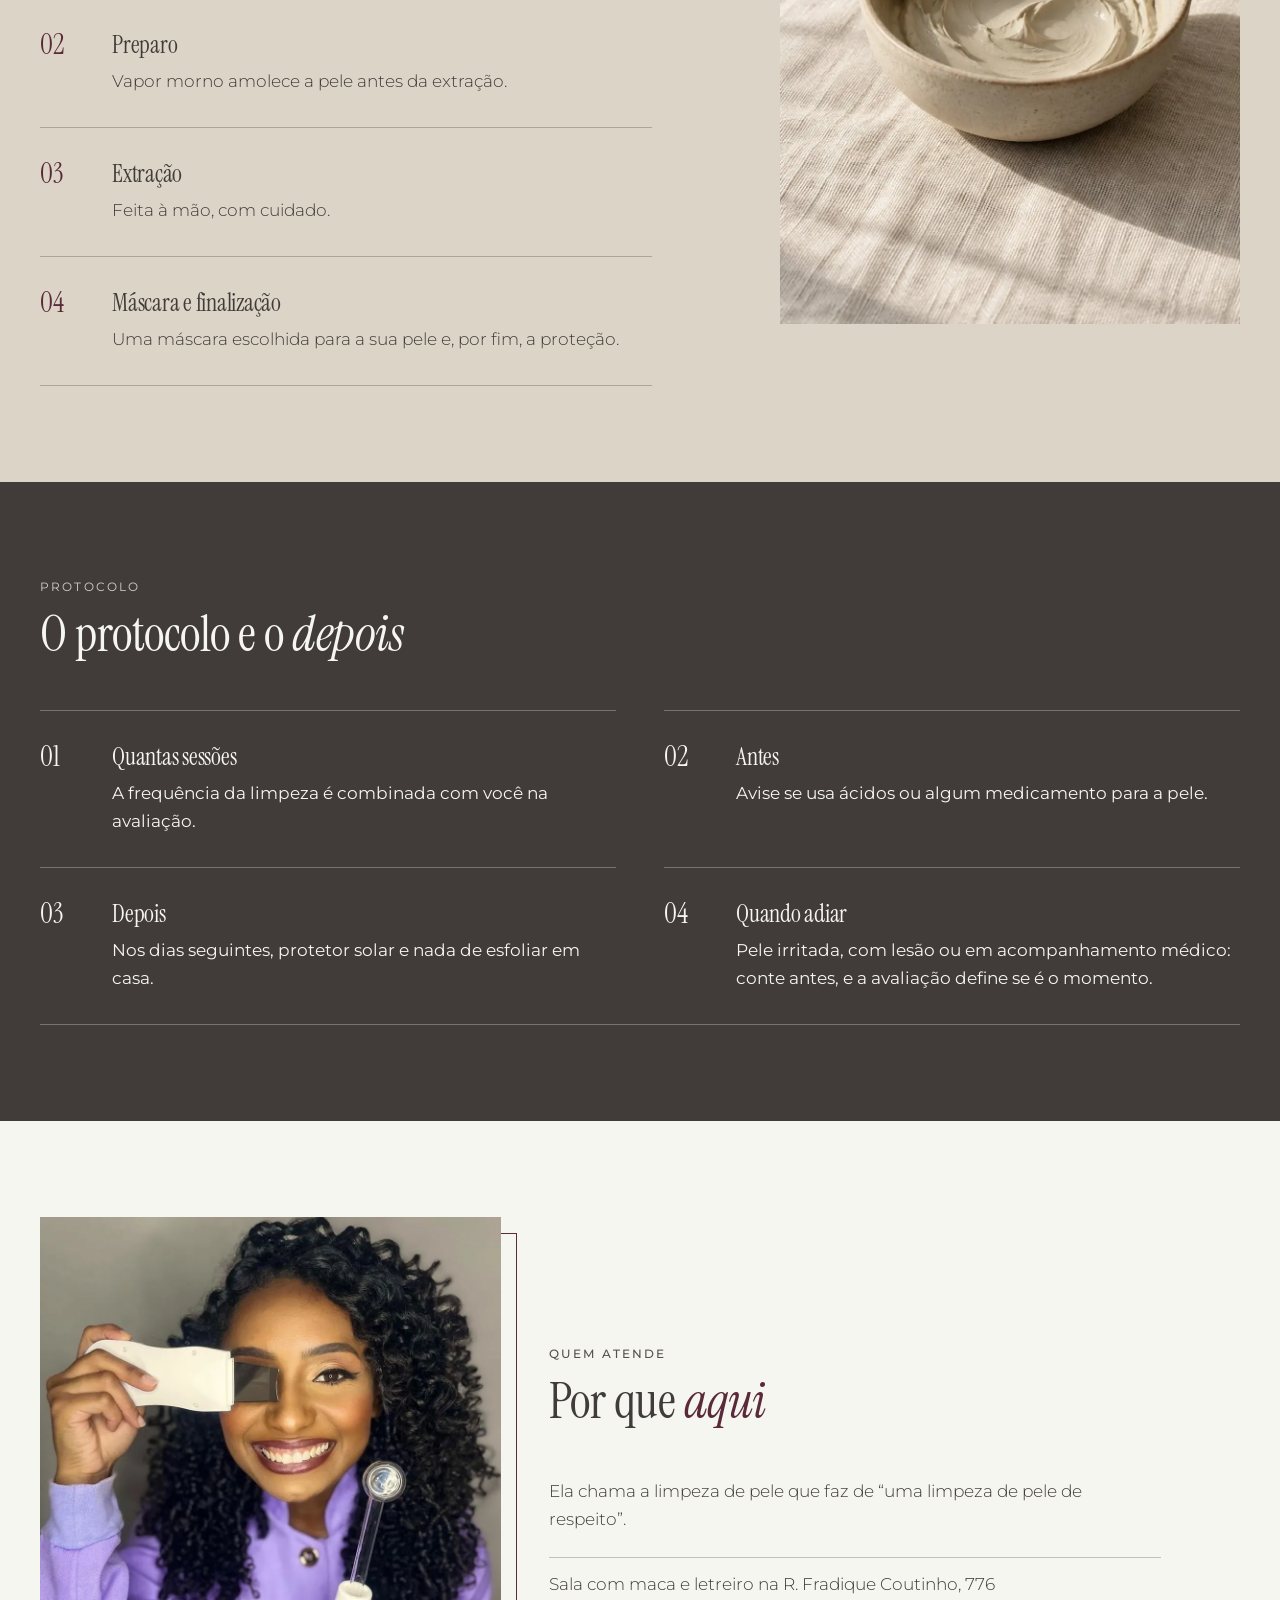
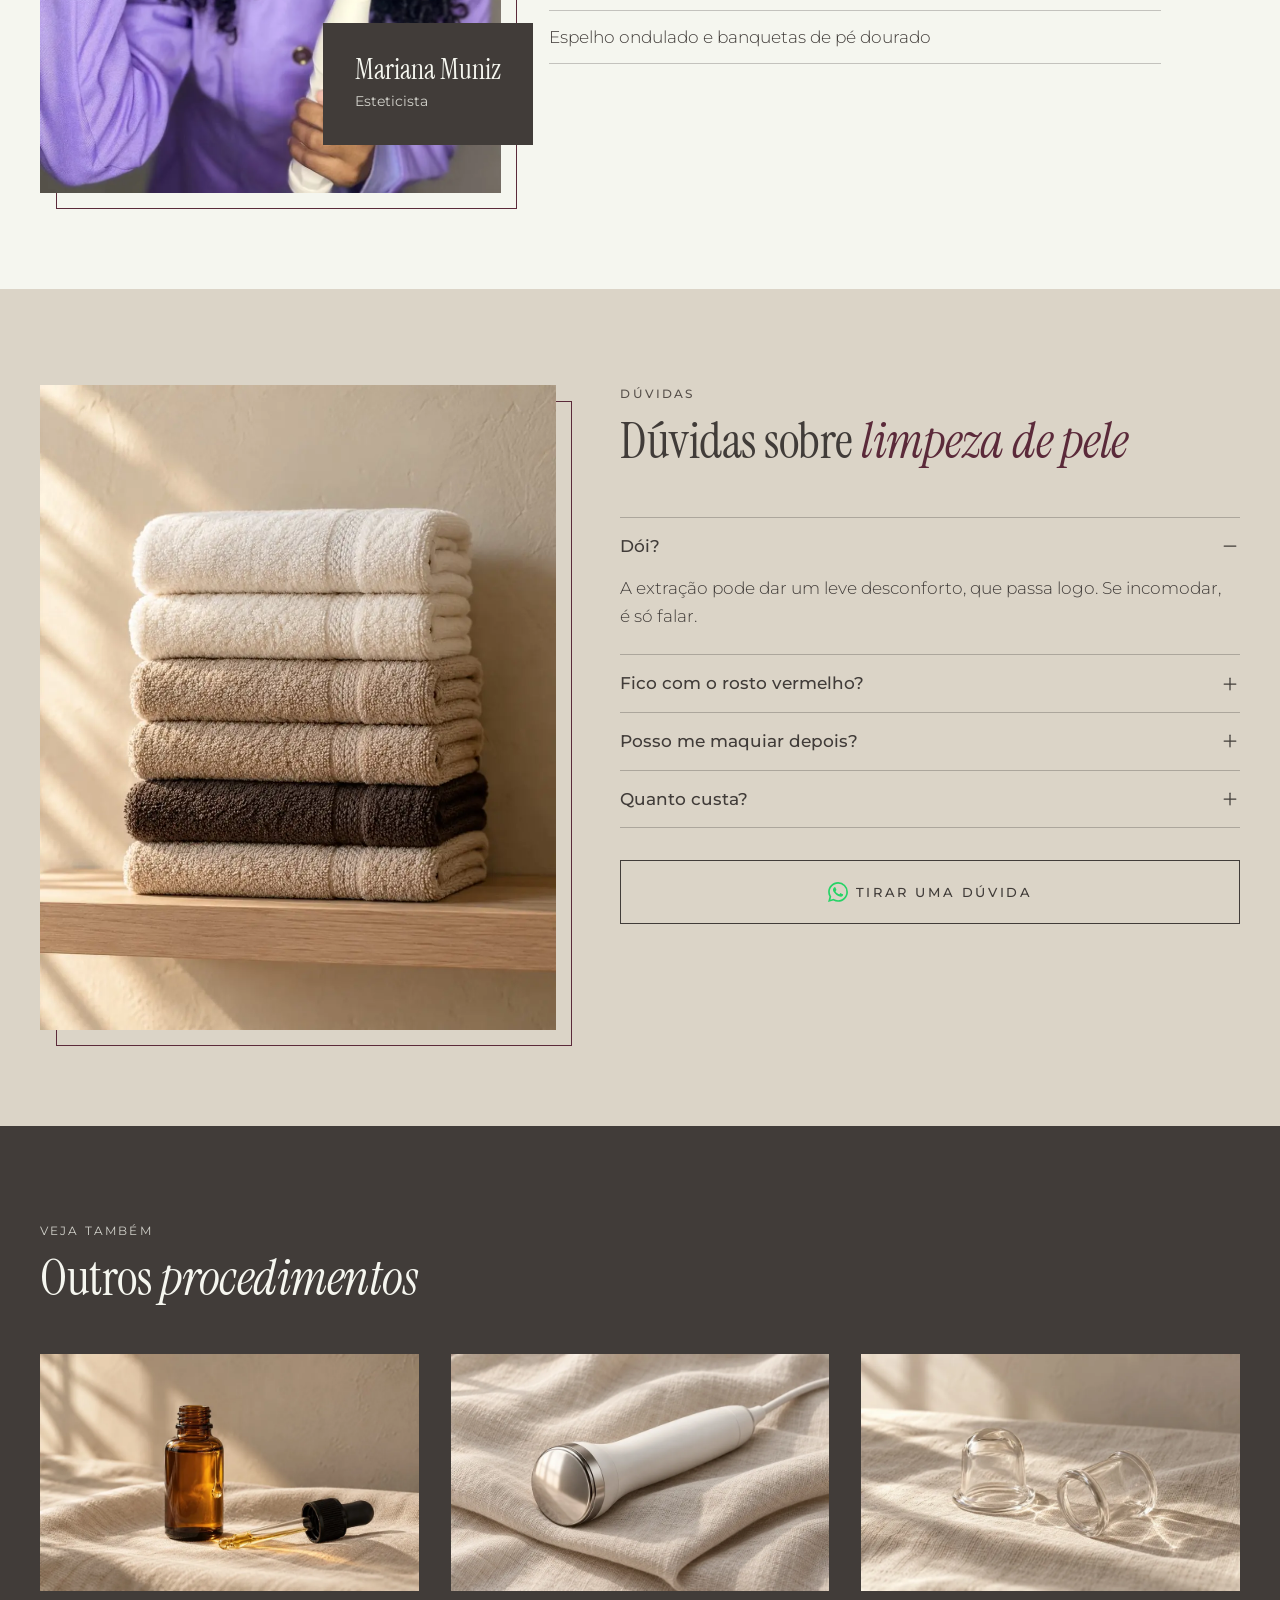
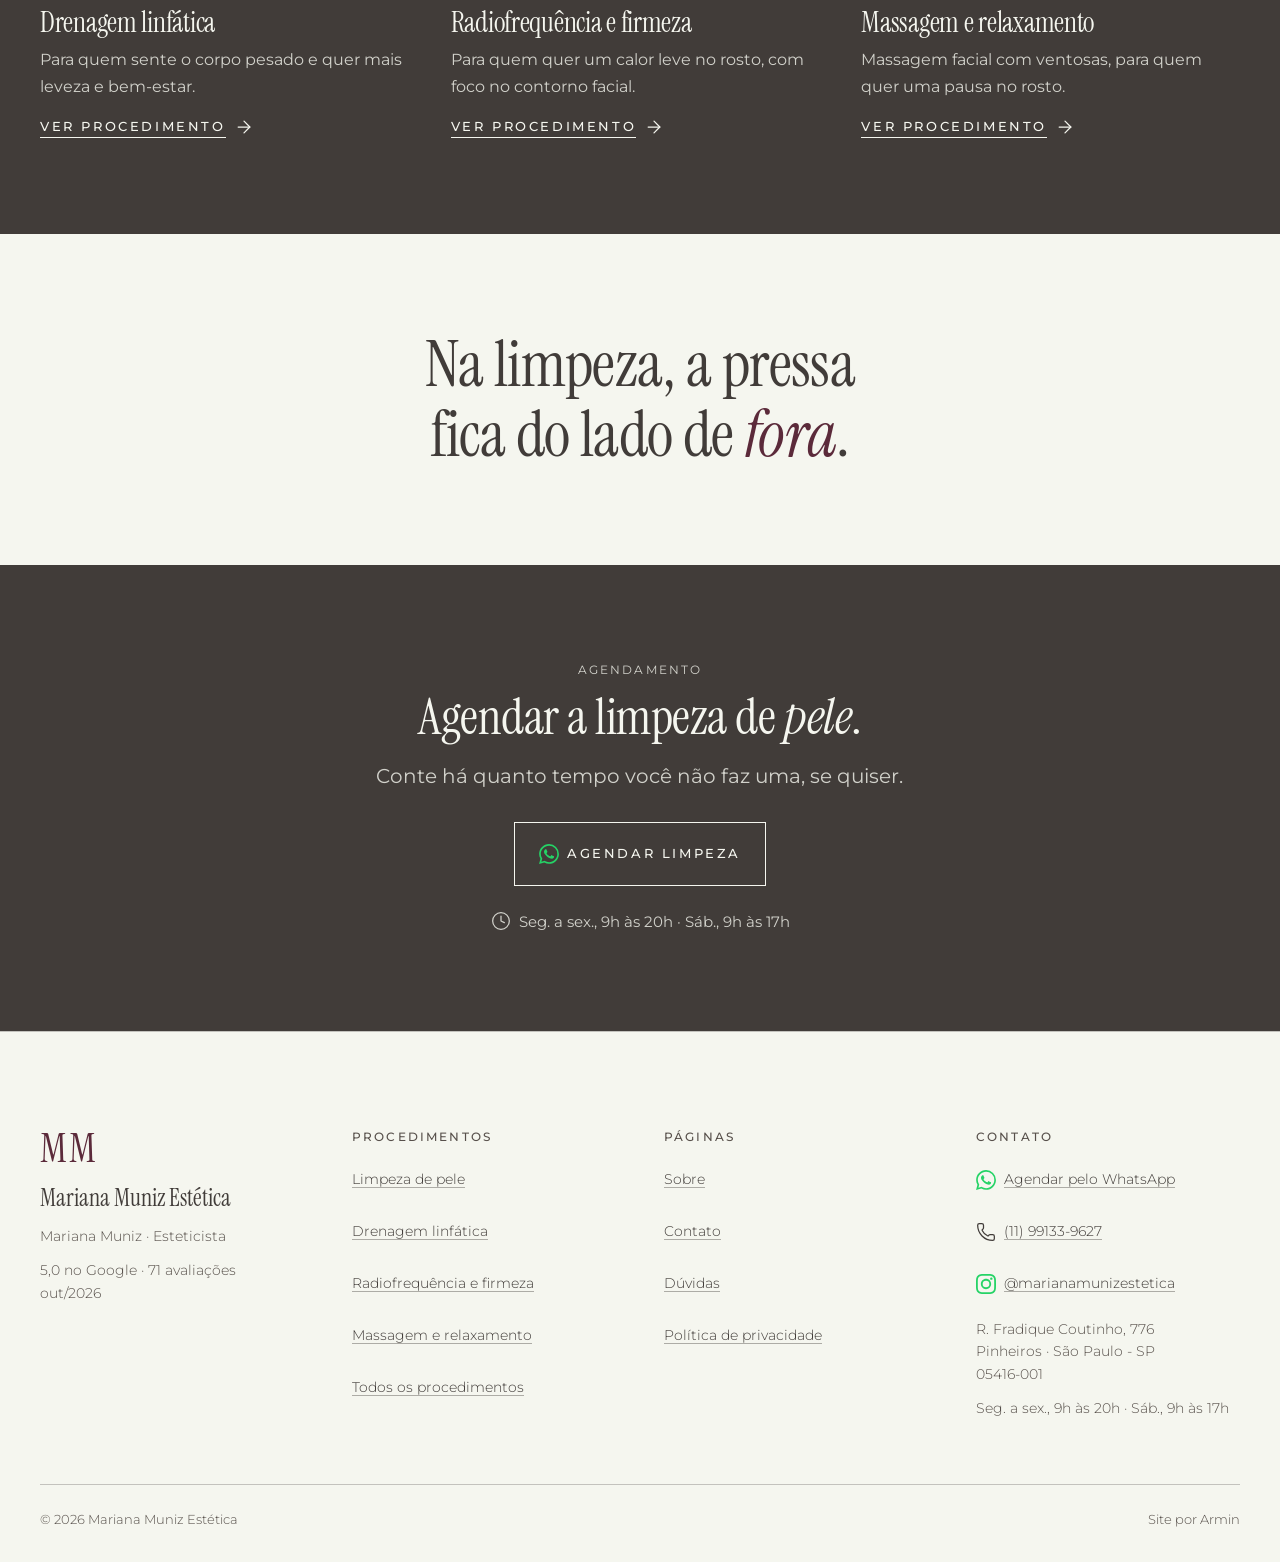
<file: procedimentos-limpeza-de-pele.html>
<!DOCTYPE html>
<!-- GERADO por _src/build.py a partir de _src/dados.py e _src/partes/. NÃO EDITE ESTE ARQUIVO: edite os dados e rode python3 _src/build.py -->
<html lang="pt-BR">
<head>
<meta charset="UTF-8">
<script>document.documentElement.classList.add('js')</script>
<meta name="viewport" content="width=device-width, initial-scale=1">
<!-- PRÉ-VENDA: não remover até o Armin fechar a venda -->
<meta name="robots" content="noindex, nofollow">
<title>Limpeza de pele em Pinheiros, SP · Mariana Muniz</title>
<meta name="description" content="Limpeza de pele em Pinheiros, São Paulo, com a esteticista Mariana Muniz: como é a sessão, os cuidados antes da sessão e nos dias seguintes e dúvidas.">
<meta property="og:title" content="Limpeza de pele em Pinheiros, SP · Mariana Muniz">
<meta property="og:description" content="Limpeza de pele em Pinheiros, São Paulo, com a esteticista Mariana Muniz: como é a sessão, os cuidados antes da sessão e nos dias seguintes e dúvidas.">
<meta property="og:type" content="website">
<meta property="og:locale" content="pt_BR">
<meta property="og:image" content="https://infomediamethods-sys.github.io/mariana-muniz-esteticista/assets/img/og-mariana.jpg">
<meta name="theme-color" content="#413C39">
<link rel="icon" href="data:image/svg+xml,%3Csvg%20xmlns%3D%22http%3A//www.w3.org/2000/svg%22%20viewBox%3D%220%200%2064%2064%22%3E%3Crect%20width%3D%2264%22%20height%3D%2264%22%20fill%3D%22%23413C39%22/%3E%3Ctext%20x%3D%2232%22%20y%3D%2242%22%20text-anchor%3D%22middle%22%20font-family%3D%22%27Instrument%20Serif%27%2CGeorgia%2Cserif%22%20font-size%3D%2228%22%20fill%3D%22%23F5F6EF%22%3EMM%3C/text%3E%3C/svg%3E">
<link rel="preconnect" href="https://fonts.googleapis.com">
<link rel="preconnect" href="https://fonts.gstatic.com" crossorigin>
<link href="https://fonts.googleapis.com/css2?family=Instrument+Serif:ital@0;1&amp;family=Montserrat:wght@300;500&amp;display=swap" rel="stylesheet">
<link rel="preload" as="image" type="image/webp" media="(max-width: 899px)" imagesrcset="assets/img/proc-limpeza-de-pele-480.webp 480w, assets/img/proc-limpeza-de-pele-960.webp 960w" imagesizes="100vw">
<link rel="preload" as="image" type="image/webp" media="(min-width: 900px)" imagesrcset="assets/img/proc-limpeza-de-pele-960.webp 960w, assets/img/proc-limpeza-de-pele-1600.webp 1600w" imagesizes="(min-width: 900px) 34vw, 100vw">
<link rel="stylesheet" href="assets/css/base.css">
<link rel="stylesheet" href="assets/css/style.css">
<script type="application/ld+json">{"@context": "https://schema.org", "@type": "BreadcrumbList", "itemListElement": [{"@type": "ListItem", "position": 1, "name": "Início", "item": "https://infomediamethods-sys.github.io/mariana-muniz-esteticista/"}, {"@type": "ListItem", "position": 2, "name": "Procedimentos", "item": "https://infomediamethods-sys.github.io/mariana-muniz-esteticista/procedimentos.html"}, {"@type": "ListItem", "position": 3, "name": "Limpeza de pele"}]}</script>
<script type="application/ld+json">{"@context": "https://schema.org", "@type": "FAQPage", "mainEntity": [{"@type": "Question", "name": "Dói?", "acceptedAnswer": {"@type": "Answer", "text": "A extração pode dar um leve desconforto, que passa logo. Se incomodar, é só falar."}}, {"@type": "Question", "name": "Fico com o rosto vermelho?", "acceptedAnswer": {"@type": "Answer", "text": "É comum a pele ficar rosada por algumas horas."}}, {"@type": "Question", "name": "Posso me maquiar depois?", "acceptedAnswer": {"@type": "Answer", "text": "O mais indicado é esperar até o dia seguinte."}}, {"@type": "Question", "name": "Quanto custa?", "acceptedAnswer": {"@type": "Answer", "text": "O valor depende do protocolo; a avaliação é o momento de explicar o que faz sentido para a sua pele e o investimento."}}]}</script>

</head>
<body class="pagina-interna">
<a class="pular-conteudo" href="#conteudo">Pular para o conteúdo</a>
<header data-header class="cabecalho">
  <div class="container cabecalho__linha">
    <a class="marca" href="index.html" aria-label="Mariana Muniz Estética, página inicial"><span class="marca__nome">Mariana Muniz</span><span class="marca__sub">Estética</span></a>
    <nav class="cabecalho__nav" aria-label="Páginas"><a href="procedimentos.html">Procedimentos</a><a href="sobre.html">Sobre</a><a href="contato.html">Onde fica</a><a href="index.html#duvidas">Dúvidas</a></nav>
    <a class="botao cabecalho__botao" href="https://wa.me/5511991339627?text=Ol%C3%A1%21%20Vim%20pelo%20site%20e%20quero%20agendar%20uma%20avalia%C3%A7%C3%A3o." target="_blank" rel="noopener" data-origem="cabecalho" aria-label="Agendar pelo WhatsApp"><svg class="icone icone--linha icone--marca" width="20" height="20" fill="currentColor" aria-hidden="true" focusable="false" role="img" viewBox="0 0 24 24" xmlns="http://www.w3.org/2000/svg"><path d="M17.472 14.382c-.297-.149-1.758-.867-2.03-.967-.273-.099-.471-.148-.67.15-.197.297-.767.966-.94 1.164-.173.199-.347.223-.644.075-.297-.15-1.255-.463-2.39-1.475-.883-.788-1.48-1.761-1.653-2.059-.173-.297-.018-.458.13-.606.134-.133.298-.347.446-.52.149-.174.198-.298.298-.497.099-.198.05-.371-.025-.52-.075-.149-.669-1.612-.916-2.207-.242-.579-.487-.5-.669-.51-.173-.008-.371-.01-.57-.01-.198 0-.52.074-.792.372-.272.297-1.04 1.016-1.04 2.479 0 1.462 1.065 2.875 1.213 3.074.149.198 2.096 3.2 5.077 4.487.709.306 1.262.489 1.694.625.712.227 1.36.195 1.871.118.571-.085 1.758-.719 2.006-1.413.248-.694.248-1.289.173-1.413-.074-.124-.272-.198-.57-.347m-5.421 7.403h-.004a9.87 9.87 0 01-5.031-1.378l-.361-.214-3.741.982.998-3.648-.235-.374a9.86 9.86 0 01-1.51-5.26c.001-5.45 4.436-9.884 9.888-9.884 2.64 0 5.122 1.03 6.988 2.898a9.825 9.825 0 012.893 6.994c-.003 5.45-4.437 9.884-9.885 9.884m8.413-18.297A11.815 11.815 0 0012.05 0C5.495 0 .16 5.335.157 11.892c0 2.096.547 4.142 1.588 5.945L.057 24l6.305-1.654a11.882 11.882 0 005.683 1.448h.005c6.554 0 11.89-5.335 11.893-11.893a11.821 11.821 0 00-3.48-8.413Z"/></svg><span>Agendar</span></a>
  </div>
</header>

<main id="conteudo">
<section class="secao secao--escuro heroi-proc" data-heroi><div class="container heroi-proc__grade"><div class="heroi-proc__texto"><nav class="trilha entra" style="--i:0" aria-label="Você está em"><a href="index.html">Início</a><span aria-hidden="true">›</span><a href="procedimentos.html">Procedimentos</a><span aria-hidden="true">›</span><span aria-current="page">Limpeza de pele</span></nav><p class="rotulo entra" style="--i:1">Procedimento</p><h1 class="entra" style="--i:1">Limpeza de <em>pele</em></h1><p class="heroi-proc__local entra" style="--i:2">em Pinheiros, São Paulo</p><p class="heroi__apoio entra" style="--i:2">A limpeza de pele em Pinheiros com a Mariana Muniz vai da higienização do rosto à proteção no fim.</p><div class="heroi__acoes entra" style="--i:3"><a class="botao" href="https://wa.me/5511991339627?text=Ol%C3%A1%21%20Vi%20a%20p%C3%A1gina%20de%20Limpeza%20de%20pele%20no%20site%20e%20quero%20agendar." target="_blank" rel="noopener" data-origem="limpeza-de-pele"><svg class="icone icone--linha icone--marca" width="20" height="20" fill="currentColor" aria-hidden="true" focusable="false" role="img" viewBox="0 0 24 24" xmlns="http://www.w3.org/2000/svg"><path d="M17.472 14.382c-.297-.149-1.758-.867-2.03-.967-.273-.099-.471-.148-.67.15-.197.297-.767.966-.94 1.164-.173.199-.347.223-.644.075-.297-.15-1.255-.463-2.39-1.475-.883-.788-1.48-1.761-1.653-2.059-.173-.297-.018-.458.13-.606.134-.133.298-.347.446-.52.149-.174.198-.298.298-.497.099-.198.05-.371-.025-.52-.075-.149-.669-1.612-.916-2.207-.242-.579-.487-.5-.669-.51-.173-.008-.371-.01-.57-.01-.198 0-.52.074-.792.372-.272.297-1.04 1.016-1.04 2.479 0 1.462 1.065 2.875 1.213 3.074.149.198 2.096 3.2 5.077 4.487.709.306 1.262.489 1.694.625.712.227 1.36.195 1.871.118.571-.085 1.758-.719 2.006-1.413.248-.694.248-1.289.173-1.413-.074-.124-.272-.198-.57-.347m-5.421 7.403h-.004a9.87 9.87 0 01-5.031-1.378l-.361-.214-3.741.982.998-3.648-.235-.374a9.86 9.86 0 01-1.51-5.26c.001-5.45 4.436-9.884 9.888-9.884 2.64 0 5.122 1.03 6.988 2.898a9.825 9.825 0 012.893 6.994c-.003 5.45-4.437 9.884-9.885 9.884m8.413-18.297A11.815 11.815 0 0012.05 0C5.495 0 .16 5.335.157 11.892c0 2.096.547 4.142 1.588 5.945L.057 24l6.305-1.654a11.882 11.882 0 005.683 1.448h.005c6.554 0 11.89-5.335 11.893-11.893a11.821 11.821 0 00-3.48-8.413Z"/></svg><span>Agendar limpeza</span></a></div></div><div class="heroi-proc__foto entra" style="--i:3"><div class="midia proporcao-4-3 heroi-proc__midia"><picture><source type="image/webp" media="(max-width: 899px)" srcset="assets/img/proc-limpeza-de-pele-480.webp 480w, assets/img/proc-limpeza-de-pele-960.webp 960w" sizes="100vw"><source type="image/webp" srcset="assets/img/proc-limpeza-de-pele-960.webp 960w, assets/img/proc-limpeza-de-pele-1600.webp 1600w" sizes="(min-width: 900px) 34vw, 100vw"><img src="assets/img/proc-limpeza-de-pele-960.jpg" width="960" height="720" alt="Tigela de cerâmica com água morna e vapor, para limpeza de pele em Pinheiros" decoding="async" fetchpriority="high"></picture></div><span class="moldura" aria-hidden="true"><i></i><i></i><i></i><i></i></span></div></div></section>
<section class="secao secao--claro lista-secao" id="para-quem"><div class="container"><div class="cabeca revelar"><p class="rotulo">Para quem é</p><h2>Para quem <em>é</em></h2></div><div class="revelar lista--colunas"><ul class="lista" role="list"><li><svg aria-hidden="true" focusable="false" class="icone icone--linha icone--check" xmlns="http://www.w3.org/2000/svg" width="20" height="20" viewBox="0 0 24 24" fill="none" stroke="currentColor" stroke-width="1.5" stroke-linecap="round" stroke-linejoin="round" ><path d="M20 6 9 17l-5-5" /></svg><span>A pele do rosto anda opaca e cansada.</span></li><li><svg aria-hidden="true" focusable="false" class="icone icone--linha icone--check" xmlns="http://www.w3.org/2000/svg" width="20" height="20" viewBox="0 0 24 24" fill="none" stroke="currentColor" stroke-width="1.5" stroke-linecap="round" stroke-linejoin="round" ><path d="M20 6 9 17l-5-5" /></svg><span>Você já cuida da pele em casa e quer uma limpeza feita por uma profissional.</span></li><li><svg aria-hidden="true" focusable="false" class="icone icone--linha icone--check" xmlns="http://www.w3.org/2000/svg" width="20" height="20" viewBox="0 0 24 24" fill="none" stroke="currentColor" stroke-width="1.5" stroke-linecap="round" stroke-linejoin="round" ><path d="M20 6 9 17l-5-5" /></svg><span>Quer começar a cuidar do rosto e não sabe por onde.</span></li></ul></div></div></section>
<section class="secao secao--claro-2 sessao" id="como-funciona"><div class="container sessao__grade"><div class="sessao__texto"><div class="cabeca revelar"><p class="rotulo">A sessão</p><h2>Como é a <em>sessão</em></h2><p class="apoio">Em geral, a limpeza de pele segue estas etapas. A avaliação ajusta cada uma à sua pele.</p></div><div class="revelar"><ol class="passos" role="list"><li class="passo" style="--i:0"><span class="passo__numero">01</span><div><h3 class="passo__titulo">Higienização</h3><p>O rosto é limpo com produtos suaves, para tirar oleosidade e resíduos do dia.</p></div></li><li class="passo" style="--i:1"><span class="passo__numero">02</span><div><h3 class="passo__titulo">Preparo</h3><p>Vapor morno amolece a pele antes da extração.</p></div></li><li class="passo" style="--i:2"><span class="passo__numero">03</span><div><h3 class="passo__titulo">Extração</h3><p>Feita à mão, com cuidado.</p></div></li><li class="passo" style="--i:3"><span class="passo__numero">04</span><div><h3 class="passo__titulo">Máscara e finalização</h3><p>Uma máscara escolhida para a sua pele e, por fim, a proteção.</p></div></li></ol></div></div><div class="sessao__fotos revelar"><div class="midia proporcao-2-3 sessao__midia ativo"><picture><source type="image/webp" media="(max-width: 899px)" srcset="assets/img/sessao-3-480.webp 480w, assets/img/sessao-3-960.webp 960w" sizes="100vw"><source type="image/webp" srcset="assets/img/sessao-3-960.webp 960w" sizes="(min-width: 900px) 40vw, 100vw"><img src="assets/img/sessao-3-960.jpg" width="960" height="1440" alt="Tigela de cerâmica com argila clara e espátula de madeira" decoding="async" ></picture></div></div></div></section>
<section class="secao secao--escuro" id="depois"><div class="container"><div class="cabeca revelar"><p class="rotulo">Protocolo</p><h2>O protocolo e o <em>depois</em></h2></div><div class="revelar"><ol class="passos passos--escuro passos--grade" role="list"><li class="passo" style="--i:0"><span class="passo__numero">01</span><div><h3 class="passo__titulo">Quantas sessões</h3><p>A frequência da limpeza é combinada com você na avaliação.</p></div></li><li class="passo" style="--i:1"><span class="passo__numero">02</span><div><h3 class="passo__titulo">Antes</h3><p>Avise se usa ácidos ou algum medicamento para a pele.</p></div></li><li class="passo" style="--i:2"><span class="passo__numero">03</span><div><h3 class="passo__titulo">Depois</h3><p>Nos dias seguintes, protetor solar e nada de esfoliar em casa.</p></div></li><li class="passo" style="--i:3"><span class="passo__numero">04</span><div><h3 class="passo__titulo">Quando adiar</h3><p>Pele irritada, com lesão ou em acompanhamento médico: conte antes, e a avaliação define se é o momento.</p></div></li></ol></div></div></section>
<section class="secao secao--claro pessoa pessoa--curta" id="por-que-aqui"><div class="container pessoa__grade"><div class="pessoa__foto revelar"><div class="midia proporcao-4-5 pessoa__midia"><picture><source type="image/webp" media="(max-width: 899px)" srcset="assets/img/retrato-espatula-480.webp 480w, assets/img/retrato-espatula-960.webp 960w" sizes="100vw"><source type="image/webp" srcset="assets/img/retrato-espatula-960.webp 960w" sizes="(min-width: 900px) 33vw, 100vw"><img src="assets/img/retrato-espatula-960.jpg" width="960" height="1200" alt="Mariana Muniz, esteticista, sorrindo com instrumentos de limpeza de pele nas mãos" decoding="async" ></picture></div><span class="moldura" aria-hidden="true"><i></i><i></i><i></i><i></i></span><div class="pessoa__cartao"><p class="pessoa__cartao-nome">Mariana Muniz</p><p class="pessoa__cartao-linha">Esteticista</p></div></div><div class="pessoa__texto"><div class="cabeca revelar"><p class="rotulo">Quem atende</p><h2>Por que <em>aqui</em></h2></div><div class="pessoa__corpo revelar"><p>Ela chama a limpeza de pele que faz de “uma limpeza de pele de respeito”.</p></div><div class="revelar"><ul class="espaco__itens" role="list"><li>Sala com maca e letreiro na R. Fradique Coutinho, 776</li><li>Espelho ondulado e banquetas de pé dourado</li></ul></div></div></div></section>
<section class="secao secao--claro-2 faq-secao" id="duvidas"><div class="container faq__grade"><div class="faq__foto revelar"><div class="midia proporcao-4-5 faq__midia"><picture><source type="image/webp" media="(max-width: 899px)" srcset="assets/img/duvidas-480.webp 480w, assets/img/duvidas-960.webp 960w" sizes="100vw"><source type="image/webp" srcset="assets/img/duvidas-960.webp 960w" sizes="(min-width: 900px) 33vw, 100vw"><img src="assets/img/duvidas-960.jpg" width="960" height="1200" alt="Pilha de toalhas creme e areia numa prateleira de madeira clara" decoding="async" loading="lazy"></picture></div><span class="moldura" aria-hidden="true"><i></i><i></i><i></i><i></i></span></div><div class="faq__texto"><div class="cabeca revelar"><p class="rotulo">Dúvidas</p><h2>Dúvidas sobre <em>limpeza de pele</em></h2></div><div class="revelar"><div class="faq"><details class="faq__item" open><summary><span>Dói?</span><span class="faq__icones" aria-hidden="true"><svg aria-hidden="true" focusable="false" class="icone icone--linha icone--plus" xmlns="http://www.w3.org/2000/svg" width="20" height="20" viewBox="0 0 24 24" fill="none" stroke="currentColor" stroke-width="1.5" stroke-linecap="round" stroke-linejoin="round" ><path d="M5 12h14" /><path d="M12 5v14" /></svg><svg aria-hidden="true" focusable="false" class="icone icone--linha icone--minus" xmlns="http://www.w3.org/2000/svg" width="20" height="20" viewBox="0 0 24 24" fill="none" stroke="currentColor" stroke-width="1.5" stroke-linecap="round" stroke-linejoin="round" ><path d="M5 12h14" /></svg></span></summary><div class="faq__resposta"><p>A extração pode dar um leve desconforto, que passa logo. Se incomodar, é só falar.</p></div></details><details class="faq__item"><summary><span>Fico com o rosto vermelho?</span><span class="faq__icones" aria-hidden="true"><svg aria-hidden="true" focusable="false" class="icone icone--linha icone--plus" xmlns="http://www.w3.org/2000/svg" width="20" height="20" viewBox="0 0 24 24" fill="none" stroke="currentColor" stroke-width="1.5" stroke-linecap="round" stroke-linejoin="round" ><path d="M5 12h14" /><path d="M12 5v14" /></svg><svg aria-hidden="true" focusable="false" class="icone icone--linha icone--minus" xmlns="http://www.w3.org/2000/svg" width="20" height="20" viewBox="0 0 24 24" fill="none" stroke="currentColor" stroke-width="1.5" stroke-linecap="round" stroke-linejoin="round" ><path d="M5 12h14" /></svg></span></summary><div class="faq__resposta"><p>É comum a pele ficar rosada por algumas horas.</p></div></details><details class="faq__item"><summary><span>Posso me maquiar depois?</span><span class="faq__icones" aria-hidden="true"><svg aria-hidden="true" focusable="false" class="icone icone--linha icone--plus" xmlns="http://www.w3.org/2000/svg" width="20" height="20" viewBox="0 0 24 24" fill="none" stroke="currentColor" stroke-width="1.5" stroke-linecap="round" stroke-linejoin="round" ><path d="M5 12h14" /><path d="M12 5v14" /></svg><svg aria-hidden="true" focusable="false" class="icone icone--linha icone--minus" xmlns="http://www.w3.org/2000/svg" width="20" height="20" viewBox="0 0 24 24" fill="none" stroke="currentColor" stroke-width="1.5" stroke-linecap="round" stroke-linejoin="round" ><path d="M5 12h14" /></svg></span></summary><div class="faq__resposta"><p>O mais indicado é esperar até o dia seguinte.</p></div></details><details class="faq__item"><summary><span>Quanto custa?</span><span class="faq__icones" aria-hidden="true"><svg aria-hidden="true" focusable="false" class="icone icone--linha icone--plus" xmlns="http://www.w3.org/2000/svg" width="20" height="20" viewBox="0 0 24 24" fill="none" stroke="currentColor" stroke-width="1.5" stroke-linecap="round" stroke-linejoin="round" ><path d="M5 12h14" /><path d="M12 5v14" /></svg><svg aria-hidden="true" focusable="false" class="icone icone--linha icone--minus" xmlns="http://www.w3.org/2000/svg" width="20" height="20" viewBox="0 0 24 24" fill="none" stroke="currentColor" stroke-width="1.5" stroke-linecap="round" stroke-linejoin="round" ><path d="M5 12h14" /></svg></span></summary><div class="faq__resposta"><p>O valor depende do protocolo; a avaliação é o momento de explicar o que faz sentido para a sua pele e o investimento.</p></div></details></div></div><div class="faq__acoes revelar"><a class="botao botao--largo" href="https://wa.me/5511991339627?text=Ol%C3%A1%21%20Vi%20a%20p%C3%A1gina%20de%20Limpeza%20de%20pele%20no%20site%20e%20tenho%20uma%20d%C3%BAvida." target="_blank" rel="noopener" data-origem="limpeza-de-pele-duvida"><svg class="icone icone--linha icone--marca" width="20" height="20" fill="currentColor" aria-hidden="true" focusable="false" role="img" viewBox="0 0 24 24" xmlns="http://www.w3.org/2000/svg"><path d="M17.472 14.382c-.297-.149-1.758-.867-2.03-.967-.273-.099-.471-.148-.67.15-.197.297-.767.966-.94 1.164-.173.199-.347.223-.644.075-.297-.15-1.255-.463-2.39-1.475-.883-.788-1.48-1.761-1.653-2.059-.173-.297-.018-.458.13-.606.134-.133.298-.347.446-.52.149-.174.198-.298.298-.497.099-.198.05-.371-.025-.52-.075-.149-.669-1.612-.916-2.207-.242-.579-.487-.5-.669-.51-.173-.008-.371-.01-.57-.01-.198 0-.52.074-.792.372-.272.297-1.04 1.016-1.04 2.479 0 1.462 1.065 2.875 1.213 3.074.149.198 2.096 3.2 5.077 4.487.709.306 1.262.489 1.694.625.712.227 1.36.195 1.871.118.571-.085 1.758-.719 2.006-1.413.248-.694.248-1.289.173-1.413-.074-.124-.272-.198-.57-.347m-5.421 7.403h-.004a9.87 9.87 0 01-5.031-1.378l-.361-.214-3.741.982.998-3.648-.235-.374a9.86 9.86 0 01-1.51-5.26c.001-5.45 4.436-9.884 9.888-9.884 2.64 0 5.122 1.03 6.988 2.898a9.825 9.825 0 012.893 6.994c-.003 5.45-4.437 9.884-9.885 9.884m8.413-18.297A11.815 11.815 0 0012.05 0C5.495 0 .16 5.335.157 11.892c0 2.096.547 4.142 1.588 5.945L.057 24l6.305-1.654a11.882 11.882 0 005.683 1.448h.005c6.554 0 11.89-5.335 11.893-11.893a11.821 11.821 0 00-3.48-8.413Z"/></svg><span>Tirar uma dúvida</span></a></div></div></div></section>
<section class="secao secao--escuro portas" id="outros"><div class="container"><div class="cabeca revelar"><p class="rotulo">Veja também</p><h2>Outros <em>procedimentos</em></h2></div><ul class="grade grade--3" role="list"><li class="revelar"><a class="card" href="procedimentos-drenagem-linfatica.html" aria-label="Ver procedimento: Drenagem linfática"><div class="midia proporcao-16-10 card__midia"><picture><source type="image/webp" media="(max-width: 899px)" srcset="assets/img/porta-drenagem-linfatica-480.webp 480w, assets/img/porta-drenagem-linfatica-960.webp 960w" sizes="100vw"><source type="image/webp" srcset="assets/img/porta-drenagem-linfatica-960.webp 960w, assets/img/porta-drenagem-linfatica-1600.webp 1600w" sizes="(min-width: 900px) 33vw, 100vw"><img src="assets/img/porta-drenagem-linfatica-960.jpg" width="960" height="600" alt="Frasco âmbar sem rótulo com uma gota escorrendo" decoding="async" loading="lazy"></picture></div><div class="card__corpo"><h3 class="card__titulo">Drenagem linfática</h3><p class="card__texto">Para quem sente o corpo pesado e quer mais leveza e bem-estar.</p><span class="card__acao"><span>Ver procedimento</span><svg aria-hidden="true" focusable="false" class="icone icone--linha icone--arrow-right" xmlns="http://www.w3.org/2000/svg" width="20" height="20" viewBox="0 0 24 24" fill="none" stroke="currentColor" stroke-width="1.5" stroke-linecap="round" stroke-linejoin="round" ><path d="M5 12h14" /><path d="m12 5 7 7-7 7" /></svg></span></div></a></li><li class="revelar"><a class="card" href="procedimentos-radiofrequencia-e-flacidez.html" aria-label="Ver procedimento: Radiofrequência e firmeza"><div class="midia proporcao-16-10 card__midia"><picture><source type="image/webp" media="(max-width: 899px)" srcset="assets/img/porta-radiofrequencia-e-flacidez-480.webp 480w, assets/img/porta-radiofrequencia-e-flacidez-960.webp 960w" sizes="100vw"><source type="image/webp" srcset="assets/img/porta-radiofrequencia-e-flacidez-960.webp 960w, assets/img/porta-radiofrequencia-e-flacidez-1600.webp 1600w" sizes="(min-width: 900px) 33vw, 100vw"><img src="assets/img/porta-radiofrequencia-e-flacidez-960.jpg" width="960" height="600" alt="Ponteira de cabo branco e cabeça de aço sobre linho" decoding="async" loading="lazy"></picture></div><div class="card__corpo"><h3 class="card__titulo">Radiofrequência e firmeza</h3><p class="card__texto">Para quem quer um calor leve no rosto, com foco no contorno facial.</p><span class="card__acao"><span>Ver procedimento</span><svg aria-hidden="true" focusable="false" class="icone icone--linha icone--arrow-right" xmlns="http://www.w3.org/2000/svg" width="20" height="20" viewBox="0 0 24 24" fill="none" stroke="currentColor" stroke-width="1.5" stroke-linecap="round" stroke-linejoin="round" ><path d="M5 12h14" /><path d="m12 5 7 7-7 7" /></svg></span></div></a></li><li class="revelar"><a class="card" href="procedimentos-massagem-e-relaxamento.html" aria-label="Ver procedimento: Massagem e relaxamento"><div class="midia proporcao-16-10 card__midia"><picture><source type="image/webp" media="(max-width: 899px)" srcset="assets/img/porta-massagem-e-relaxamento-480.webp 480w, assets/img/porta-massagem-e-relaxamento-960.webp 960w" sizes="100vw"><source type="image/webp" srcset="assets/img/porta-massagem-e-relaxamento-960.webp 960w, assets/img/porta-massagem-e-relaxamento-1600.webp 1600w" sizes="(min-width: 900px) 33vw, 100vw"><img src="assets/img/porta-massagem-e-relaxamento-960.jpg" width="960" height="600" alt="Duas ventosas faciais de vidro sobre linho" decoding="async" loading="lazy"></picture></div><div class="card__corpo"><h3 class="card__titulo">Massagem e relaxamento</h3><p class="card__texto">Massagem facial com ventosas, para quem quer uma pausa no rosto.</p><span class="card__acao"><span>Ver procedimento</span><svg aria-hidden="true" focusable="false" class="icone icone--linha icone--arrow-right" xmlns="http://www.w3.org/2000/svg" width="20" height="20" viewBox="0 0 24 24" fill="none" stroke="currentColor" stroke-width="1.5" stroke-linecap="round" stroke-linejoin="round" ><path d="M5 12h14" /><path d="m12 5 7 7-7 7" /></svg></span></div></a></li></ul></div></section>
<section class="secao secao--claro frase"><div class="container"><h2 class="frase__texto revelar">Na limpeza, a pressa fica do lado de <em>fora</em>.</h2></div></section>
<section class="secao secao--escuro cta" id="contato"><div class="container cta__caixa"><div class="cabeca revelar cabeca--centro"><p class="rotulo">Agendamento</p><h2>Agendar a limpeza de <em>pele</em>.</h2><p class="apoio">Conte há quanto tempo você não faz uma, se quiser.</p></div><div class="cta__acoes revelar"><a class="botao" href="https://wa.me/5511991339627?text=Ol%C3%A1%21%20Vi%20a%20p%C3%A1gina%20de%20Limpeza%20de%20pele%20no%20site%20e%20quero%20agendar." target="_blank" rel="noopener" data-origem="limpeza-de-pele"><svg class="icone icone--linha icone--marca" width="20" height="20" fill="currentColor" aria-hidden="true" focusable="false" role="img" viewBox="0 0 24 24" xmlns="http://www.w3.org/2000/svg"><path d="M17.472 14.382c-.297-.149-1.758-.867-2.03-.967-.273-.099-.471-.148-.67.15-.197.297-.767.966-.94 1.164-.173.199-.347.223-.644.075-.297-.15-1.255-.463-2.39-1.475-.883-.788-1.48-1.761-1.653-2.059-.173-.297-.018-.458.13-.606.134-.133.298-.347.446-.52.149-.174.198-.298.298-.497.099-.198.05-.371-.025-.52-.075-.149-.669-1.612-.916-2.207-.242-.579-.487-.5-.669-.51-.173-.008-.371-.01-.57-.01-.198 0-.52.074-.792.372-.272.297-1.04 1.016-1.04 2.479 0 1.462 1.065 2.875 1.213 3.074.149.198 2.096 3.2 5.077 4.487.709.306 1.262.489 1.694.625.712.227 1.36.195 1.871.118.571-.085 1.758-.719 2.006-1.413.248-.694.248-1.289.173-1.413-.074-.124-.272-.198-.57-.347m-5.421 7.403h-.004a9.87 9.87 0 01-5.031-1.378l-.361-.214-3.741.982.998-3.648-.235-.374a9.86 9.86 0 01-1.51-5.26c.001-5.45 4.436-9.884 9.888-9.884 2.64 0 5.122 1.03 6.988 2.898a9.825 9.825 0 012.893 6.994c-.003 5.45-4.437 9.884-9.885 9.884m8.413-18.297A11.815 11.815 0 0012.05 0C5.495 0 .16 5.335.157 11.892c0 2.096.547 4.142 1.588 5.945L.057 24l6.305-1.654a11.882 11.882 0 005.683 1.448h.005c6.554 0 11.89-5.335 11.893-11.893a11.821 11.821 0 00-3.48-8.413Z"/></svg><span>Agendar limpeza</span></a></div><div class="cta__info revelar"><p class="cta__linha"><svg aria-hidden="true" focusable="false" class="icone icone--linha icone--clock" xmlns="http://www.w3.org/2000/svg" width="20" height="20" viewBox="0 0 24 24" fill="none" stroke="currentColor" stroke-width="1.5" stroke-linecap="round" stroke-linejoin="round" ><circle cx="12" cy="12" r="10" /><path d="M12 6v6l4 2" /></svg><span><span class="nowrap">Seg. a sex., 9h às 20h</span><span class="sep" aria-hidden="true"> · </span><span class="nowrap">Sáb., 9h às 17h</span></span></p></div></div></section>
</main>
<footer class="rodape">
  <div class="container">
    <div class="rodape__grade">
      <div class="rodape__id">
        <p class="rodape__monograma" aria-hidden="true">MM</p>
        <p class="rodape__nome">Mariana Muniz Estética</p>
        <p class="rodape__texto"><span class="nowrap">Mariana Muniz</span><span class="sep" aria-hidden="true"> · </span><span class="nowrap">Esteticista</span></p>
        <p class="rodape__texto"><span class="nowrap">5,0 no Google</span><span class="sep" aria-hidden="true"> · </span><span class="nowrap">71 avaliações</span><span class="sep" aria-hidden="true"> · </span><span class="nowrap">out/2026</span></p>
      </div>
      <div><p class="rotulo">Procedimentos</p><ul class="rodape__lista" role="list"><li><a href="procedimentos-limpeza-de-pele.html">Limpeza de pele</a></li><li><a href="procedimentos-drenagem-linfatica.html">Drenagem linfática</a></li><li><a href="procedimentos-radiofrequencia-e-flacidez.html">Radiofrequência e firmeza</a></li><li><a href="procedimentos-massagem-e-relaxamento.html">Massagem e relaxamento</a></li><li><a href="procedimentos.html">Todos os procedimentos</a></li></ul></div>
      <div><p class="rotulo">Páginas</p><ul class="rodape__lista" role="list"><li><a href="sobre.html">Sobre</a></li><li><a href="contato.html">Contato</a></li><li><a href="index.html#duvidas">Dúvidas</a></li><li><a href="politica-de-privacidade.html">Política de privacidade</a></li></ul></div>
      <div><p class="rotulo">Contato</p>
        <ul class="rodape__lista" role="list">
          <li><a href="https://wa.me/5511991339627?text=Ol%C3%A1%21%20Vim%20pelo%20site%20e%20quero%20agendar%20uma%20avalia%C3%A7%C3%A3o." target="_blank" rel="noopener" data-origem="rodape"><svg class="icone icone--linha icone--marca" width="20" height="20" fill="currentColor" aria-hidden="true" focusable="false" role="img" viewBox="0 0 24 24" xmlns="http://www.w3.org/2000/svg"><path d="M17.472 14.382c-.297-.149-1.758-.867-2.03-.967-.273-.099-.471-.148-.67.15-.197.297-.767.966-.94 1.164-.173.199-.347.223-.644.075-.297-.15-1.255-.463-2.39-1.475-.883-.788-1.48-1.761-1.653-2.059-.173-.297-.018-.458.13-.606.134-.133.298-.347.446-.52.149-.174.198-.298.298-.497.099-.198.05-.371-.025-.52-.075-.149-.669-1.612-.916-2.207-.242-.579-.487-.5-.669-.51-.173-.008-.371-.01-.57-.01-.198 0-.52.074-.792.372-.272.297-1.04 1.016-1.04 2.479 0 1.462 1.065 2.875 1.213 3.074.149.198 2.096 3.2 5.077 4.487.709.306 1.262.489 1.694.625.712.227 1.36.195 1.871.118.571-.085 1.758-.719 2.006-1.413.248-.694.248-1.289.173-1.413-.074-.124-.272-.198-.57-.347m-5.421 7.403h-.004a9.87 9.87 0 01-5.031-1.378l-.361-.214-3.741.982.998-3.648-.235-.374a9.86 9.86 0 01-1.51-5.26c.001-5.45 4.436-9.884 9.888-9.884 2.64 0 5.122 1.03 6.988 2.898a9.825 9.825 0 012.893 6.994c-.003 5.45-4.437 9.884-9.885 9.884m8.413-18.297A11.815 11.815 0 0012.05 0C5.495 0 .16 5.335.157 11.892c0 2.096.547 4.142 1.588 5.945L.057 24l6.305-1.654a11.882 11.882 0 005.683 1.448h.005c6.554 0 11.89-5.335 11.893-11.893a11.821 11.821 0 00-3.48-8.413Z"/></svg><span>Agendar pelo WhatsApp</span></a></li>
          <li><a href="tel:+5511991339627"><svg aria-hidden="true" focusable="false" class="icone icone--linha icone--phone" xmlns="http://www.w3.org/2000/svg" width="20" height="20" viewBox="0 0 24 24" fill="none" stroke="currentColor" stroke-width="1.5" stroke-linecap="round" stroke-linejoin="round" ><path d="M13.832 16.568a1 1 0 0 0 1.213-.303l.355-.465A2 2 0 0 1 17 15h3a2 2 0 0 1 2 2v3a2 2 0 0 1-2 2A18 18 0 0 1 2 4a2 2 0 0 1 2-2h3a2 2 0 0 1 2 2v3a2 2 0 0 1-.8 1.6l-.468.351a1 1 0 0 0-.292 1.233 14 14 0 0 0 6.392 6.384" /></svg><span>(11) 99133-9627</span></a></li>
          <li><a href="https://www.instagram.com/marianamunizestetica/" target="_blank" rel="noopener"><svg class="icone icone--linha icone--marca" width="20" height="20" fill="currentColor" aria-hidden="true" focusable="false" role="img" viewBox="0 0 24 24" xmlns="http://www.w3.org/2000/svg"><path d="M7.0301.084c-1.2768.0602-2.1487.264-2.911.5634-.7888.3075-1.4575.72-2.1228 1.3877-.6652.6677-1.075 1.3368-1.3802 2.127-.2954.7638-.4956 1.6365-.552 2.914-.0564 1.2775-.0689 1.6882-.0626 4.947.0062 3.2586.0206 3.6671.0825 4.9473.061 1.2765.264 2.1482.5635 2.9107.308.7889.72 1.4573 1.388 2.1228.6679.6655 1.3365 1.0743 2.1285 1.38.7632.295 1.6361.4961 2.9134.552 1.2773.056 1.6884.069 4.9462.0627 3.2578-.0062 3.668-.0207 4.9478-.0814 1.28-.0607 2.147-.2652 2.9098-.5633.7889-.3086 1.4578-.72 2.1228-1.3881.665-.6682 1.0745-1.3378 1.3795-2.1284.2957-.7632.4966-1.636.552-2.9124.056-1.2809.0692-1.6898.063-4.948-.0063-3.2583-.021-3.6668-.0817-4.9465-.0607-1.2797-.264-2.1487-.5633-2.9117-.3084-.7889-.72-1.4568-1.3876-2.1228C21.2982 1.33 20.628.9208 19.8378.6165 19.074.321 18.2017.1197 16.9244.0645 15.6471.0093 15.236-.005 11.977.0014 8.718.0076 8.31.0215 7.0301.0839m.1402 21.6932c-1.17-.0509-1.8053-.2453-2.2287-.408-.5606-.216-.96-.4771-1.3819-.895-.422-.4178-.6811-.8186-.9-1.378-.1644-.4234-.3624-1.058-.4171-2.228-.0595-1.2645-.072-1.6442-.079-4.848-.007-3.2037.0053-3.583.0607-4.848.05-1.169.2456-1.805.408-2.2282.216-.5613.4762-.96.895-1.3816.4188-.4217.8184-.6814 1.3783-.9003.423-.1651 1.0575-.3614 2.227-.4171 1.2655-.06 1.6447-.072 4.848-.079 3.2033-.007 3.5835.005 4.8495.0608 1.169.0508 1.8053.2445 2.228.408.5608.216.96.4754 1.3816.895.4217.4194.6816.8176.9005 1.3787.1653.4217.3617 1.056.4169 2.2263.0602 1.2655.0739 1.645.0796 4.848.0058 3.203-.0055 3.5834-.061 4.848-.051 1.17-.245 1.8055-.408 2.2294-.216.5604-.4763.96-.8954 1.3814-.419.4215-.8181.6811-1.3783.9-.4224.1649-1.0577.3617-2.2262.4174-1.2656.0595-1.6448.072-4.8493.079-3.2045.007-3.5825-.006-4.848-.0608M16.953 5.5864A1.44 1.44 0 1 0 18.39 4.144a1.44 1.44 0 0 0-1.437 1.4424M5.8385 12.012c.0067 3.4032 2.7706 6.1557 6.173 6.1493 3.4026-.0065 6.157-2.7701 6.1506-6.1733-.0065-3.4032-2.771-6.1565-6.174-6.1498-3.403.0067-6.156 2.771-6.1496 6.1738M8 12.0077a4 4 0 1 1 4.008 3.9921A3.9996 3.9996 0 0 1 8 12.0077"/></svg><span>@marianamunizestetica</span></a></li>
        </ul>
        <address class="rodape__texto">R. Fradique Coutinho, 776<br>Pinheiros · São Paulo - SP<br>05416-001</address>
        <p class="rodape__texto"><span class="nowrap">Seg. a sex., 9h às 20h</span><span class="sep" aria-hidden="true"> · </span><span class="nowrap">Sáb., 9h às 17h</span></p>
      </div>
    </div>
    <div class="rodape__base">
      <p>© 2026 Mariana Muniz Estética</p>
      <p>Site por Armin</p>
    </div>
  </div>
</footer>

<script src="assets/js/lenis.min.js" defer></script>
<script src="assets/js/main.js" defer></script>
<script src="assets/js/movimento.js" defer></script>
</body>
</html>
</file>
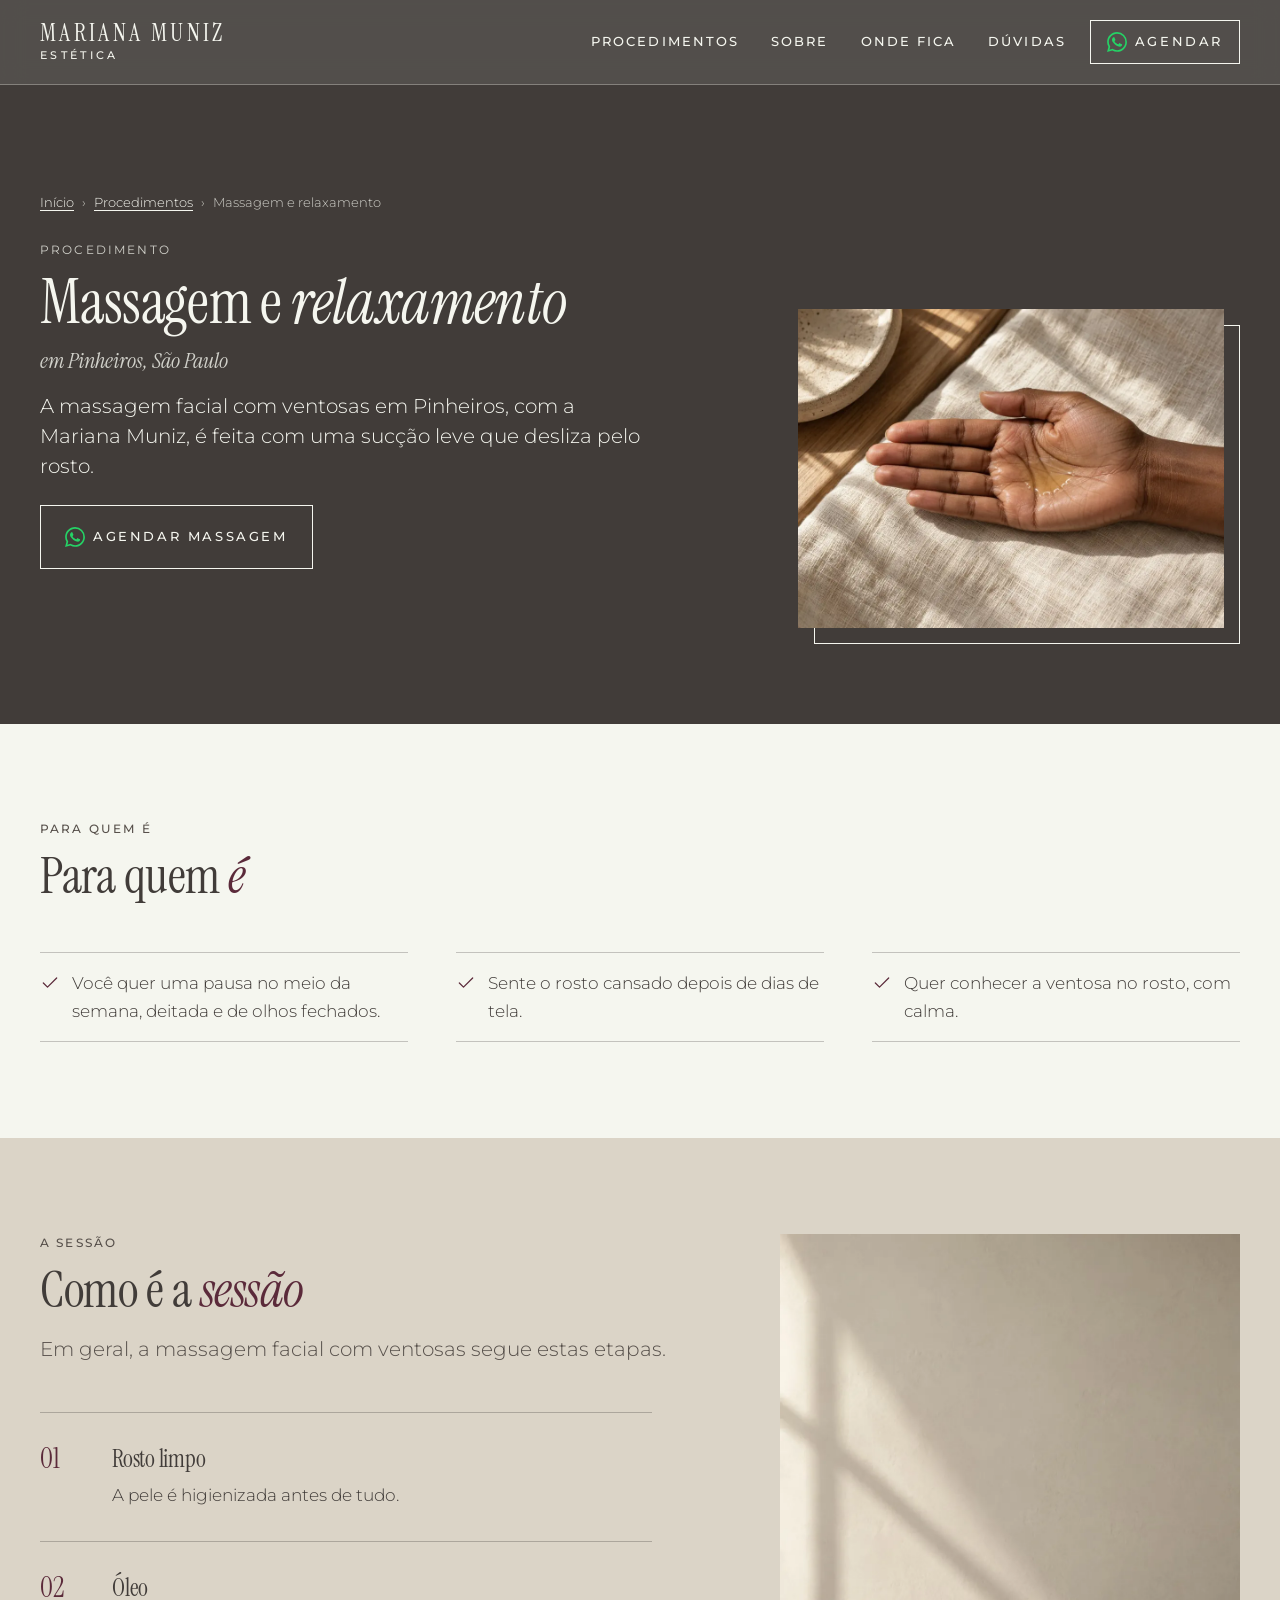
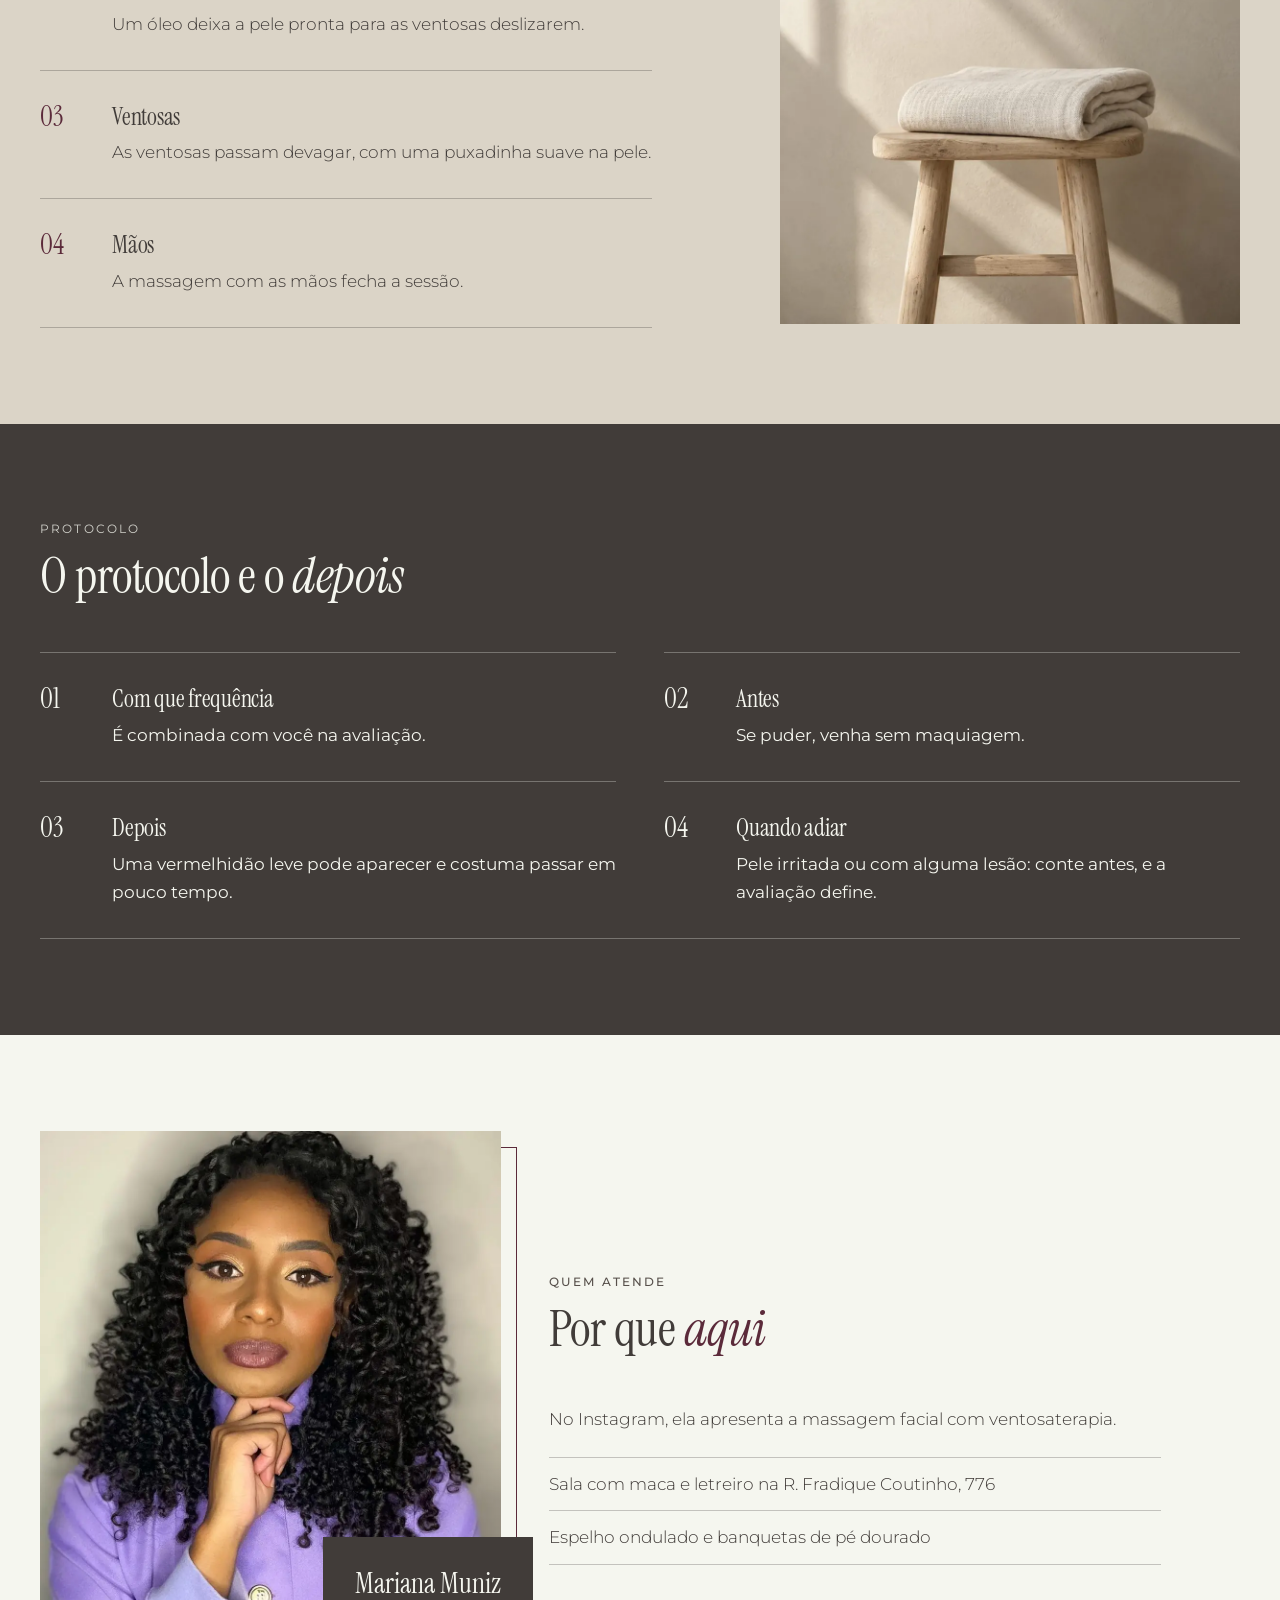
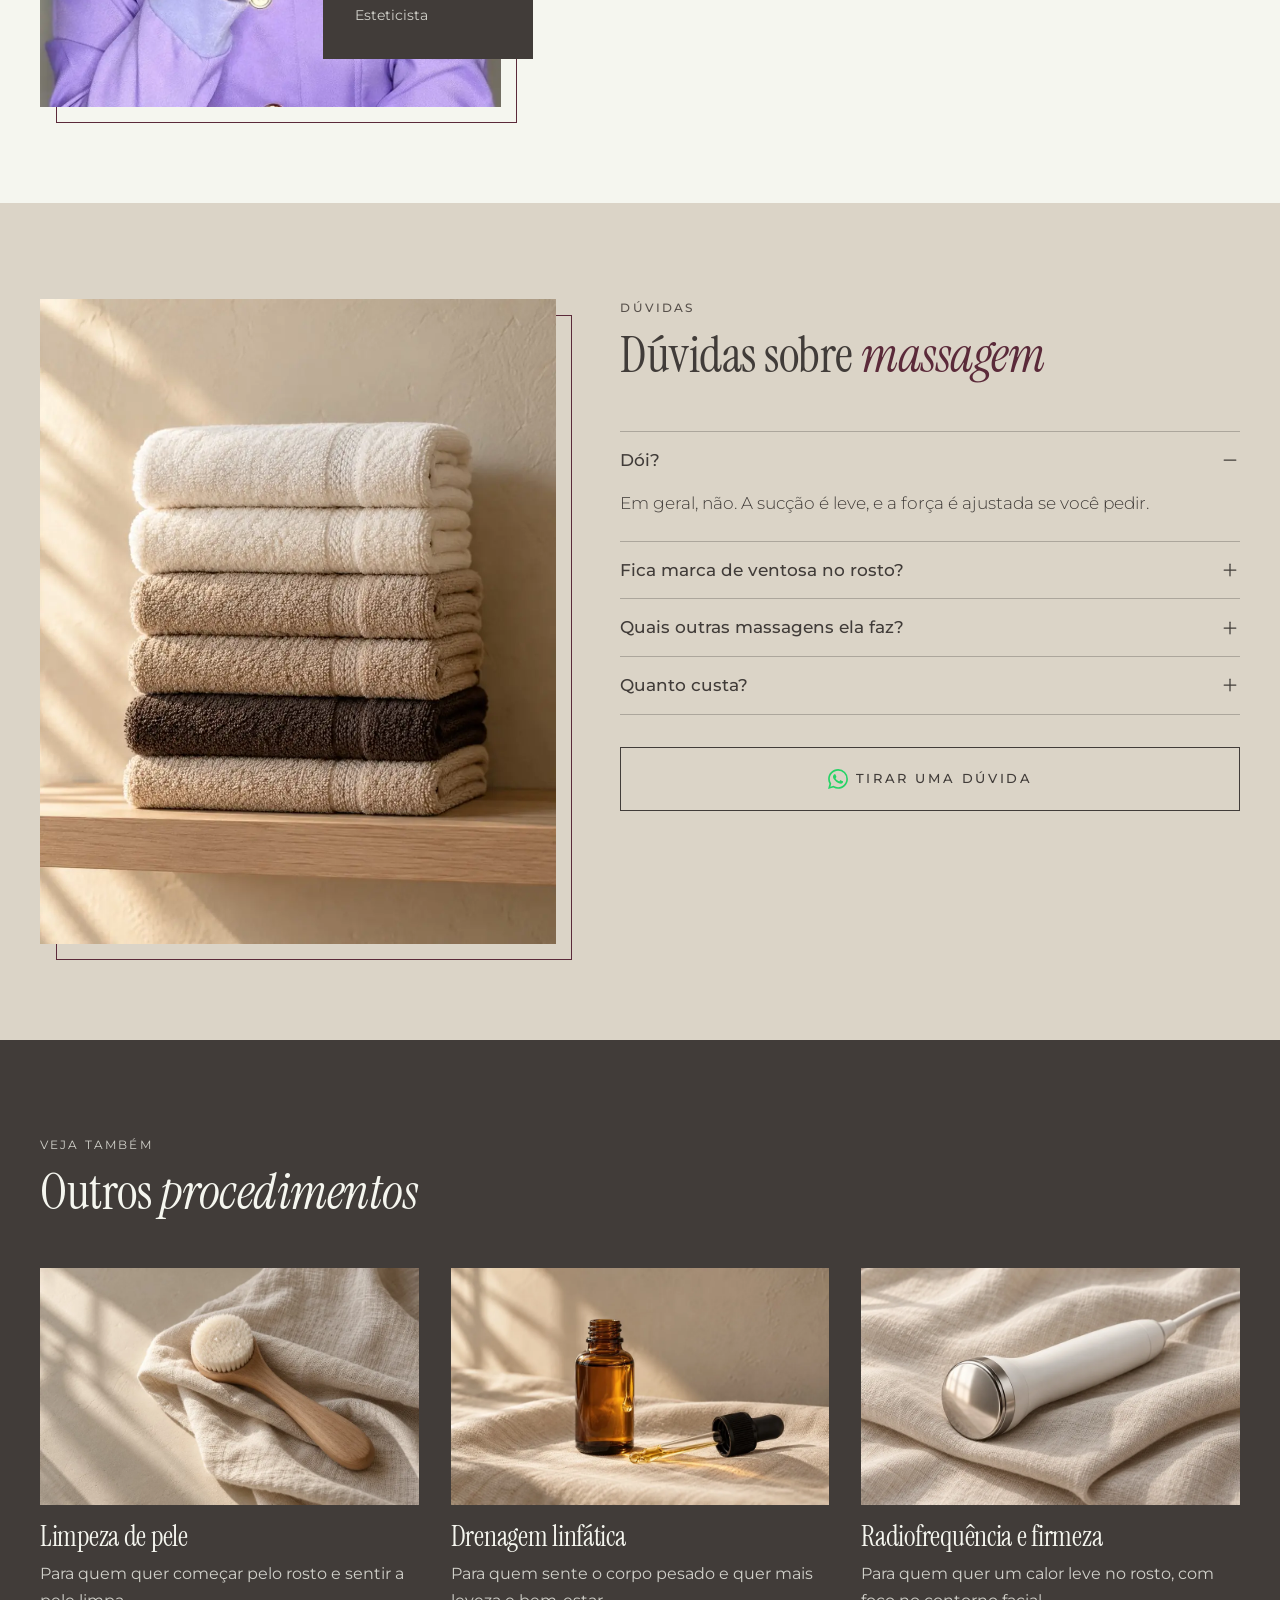
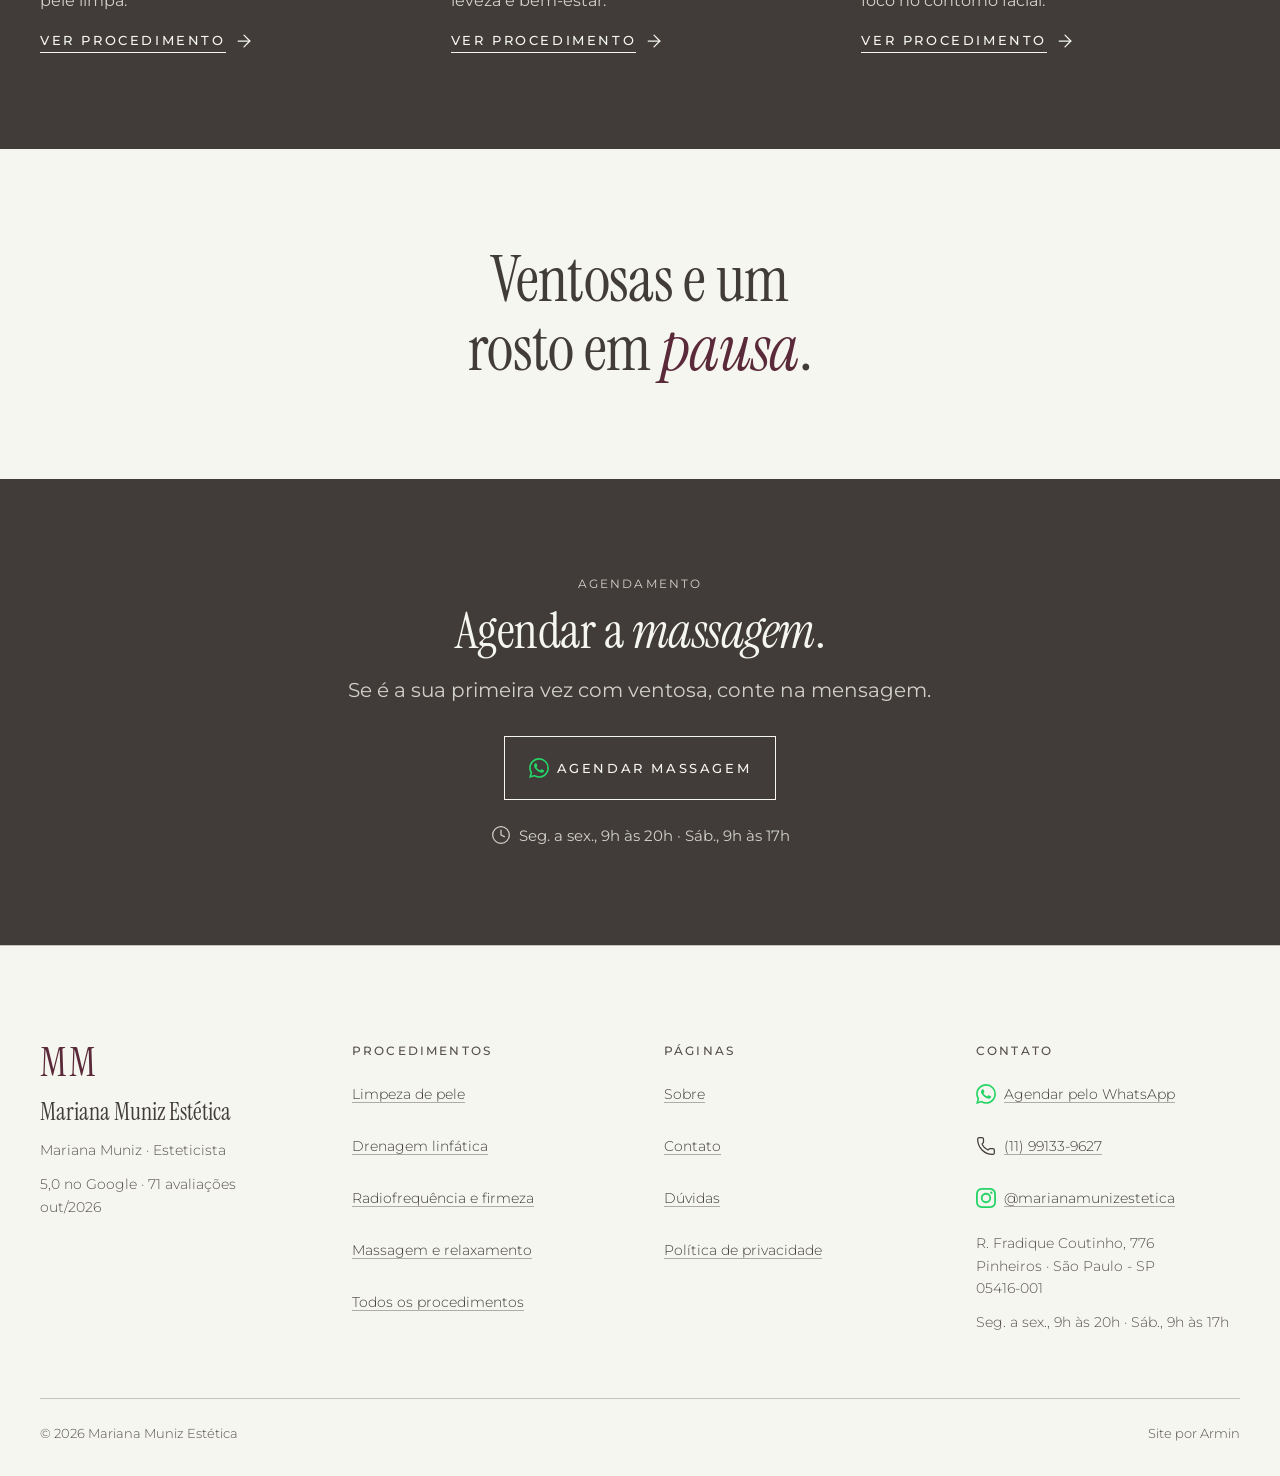
<file: procedimentos-massagem-e-relaxamento.html>
<!DOCTYPE html>
<!-- GERADO por _src/build.py a partir de _src/dados.py e _src/partes/. NÃO EDITE ESTE ARQUIVO: edite os dados e rode python3 _src/build.py -->
<html lang="pt-BR">
<head>
<meta charset="UTF-8">
<script>document.documentElement.classList.add('js')</script>
<meta name="viewport" content="width=device-width, initial-scale=1">
<!-- PRÉ-VENDA: não remover até o Armin fechar a venda -->
<meta name="robots" content="noindex, nofollow">
<title>Massagem facial em Pinheiros, SP · Mariana Muniz</title>
<meta name="description" content="Massagem facial com ventosas em Pinheiros, São Paulo, com a esteticista Mariana Muniz: como é a sessão, o que se sente e dúvidas.">
<meta property="og:title" content="Massagem facial em Pinheiros, SP · Mariana Muniz">
<meta property="og:description" content="Massagem facial com ventosas em Pinheiros, São Paulo, com a esteticista Mariana Muniz: como é a sessão, o que se sente e dúvidas.">
<meta property="og:type" content="website">
<meta property="og:locale" content="pt_BR">
<meta property="og:image" content="https://infomediamethods-sys.github.io/mariana-muniz-esteticista/assets/img/og-mariana.jpg">
<meta name="theme-color" content="#413C39">
<link rel="icon" href="data:image/svg+xml,%3Csvg%20xmlns%3D%22http%3A//www.w3.org/2000/svg%22%20viewBox%3D%220%200%2064%2064%22%3E%3Crect%20width%3D%2264%22%20height%3D%2264%22%20fill%3D%22%23413C39%22/%3E%3Ctext%20x%3D%2232%22%20y%3D%2242%22%20text-anchor%3D%22middle%22%20font-family%3D%22%27Instrument%20Serif%27%2CGeorgia%2Cserif%22%20font-size%3D%2228%22%20fill%3D%22%23F5F6EF%22%3EMM%3C/text%3E%3C/svg%3E">
<link rel="preconnect" href="https://fonts.googleapis.com">
<link rel="preconnect" href="https://fonts.gstatic.com" crossorigin>
<link href="https://fonts.googleapis.com/css2?family=Instrument+Serif:ital@0;1&amp;family=Montserrat:wght@300;500&amp;display=swap" rel="stylesheet">
<link rel="preload" as="image" type="image/webp" media="(max-width: 899px)" imagesrcset="assets/img/proc-massagem-e-relaxamento-480.webp 480w, assets/img/proc-massagem-e-relaxamento-960.webp 960w" imagesizes="100vw">
<link rel="preload" as="image" type="image/webp" media="(min-width: 900px)" imagesrcset="assets/img/proc-massagem-e-relaxamento-960.webp 960w, assets/img/proc-massagem-e-relaxamento-1600.webp 1600w" imagesizes="(min-width: 900px) 34vw, 100vw">
<link rel="stylesheet" href="assets/css/base.css">
<link rel="stylesheet" href="assets/css/style.css">
<script type="application/ld+json">{"@context": "https://schema.org", "@type": "BreadcrumbList", "itemListElement": [{"@type": "ListItem", "position": 1, "name": "Início", "item": "https://infomediamethods-sys.github.io/mariana-muniz-esteticista/"}, {"@type": "ListItem", "position": 2, "name": "Procedimentos", "item": "https://infomediamethods-sys.github.io/mariana-muniz-esteticista/procedimentos.html"}, {"@type": "ListItem", "position": 3, "name": "Massagem e relaxamento"}]}</script>
<script type="application/ld+json">{"@context": "https://schema.org", "@type": "FAQPage", "mainEntity": [{"@type": "Question", "name": "Dói?", "acceptedAnswer": {"@type": "Answer", "text": "Em geral, não. A sucção é leve, e a força é ajustada se você pedir."}}, {"@type": "Question", "name": "Fica marca de ventosa no rosto?", "acceptedAnswer": {"@type": "Answer", "text": "No rosto, as ventosas não ficam paradas: deslizam o tempo todo, o que em geral evita as marcas redondas."}}, {"@type": "Question", "name": "Quais outras massagens ela faz?", "acceptedAnswer": {"@type": "Answer", "text": "Pergunte pelo WhatsApp. Os tipos de massagem são combinados na conversa."}}, {"@type": "Question", "name": "Quanto custa?", "acceptedAnswer": {"@type": "Answer", "text": "O valor depende do protocolo; a avaliação é o momento de explicar o que faz sentido para a sua pele e o investimento."}}]}</script>

</head>
<body class="pagina-interna">
<a class="pular-conteudo" href="#conteudo">Pular para o conteúdo</a>
<header data-header class="cabecalho">
  <div class="container cabecalho__linha">
    <a class="marca" href="index.html" aria-label="Mariana Muniz Estética, página inicial"><span class="marca__nome">Mariana Muniz</span><span class="marca__sub">Estética</span></a>
    <nav class="cabecalho__nav" aria-label="Páginas"><a href="procedimentos.html">Procedimentos</a><a href="sobre.html">Sobre</a><a href="contato.html">Onde fica</a><a href="index.html#duvidas">Dúvidas</a></nav>
    <a class="botao cabecalho__botao" href="https://wa.me/5511991339627?text=Ol%C3%A1%21%20Vim%20pelo%20site%20e%20quero%20agendar%20uma%20avalia%C3%A7%C3%A3o." target="_blank" rel="noopener" data-origem="cabecalho" aria-label="Agendar pelo WhatsApp"><svg class="icone icone--linha icone--marca" width="20" height="20" fill="currentColor" aria-hidden="true" focusable="false" role="img" viewBox="0 0 24 24" xmlns="http://www.w3.org/2000/svg"><path d="M17.472 14.382c-.297-.149-1.758-.867-2.03-.967-.273-.099-.471-.148-.67.15-.197.297-.767.966-.94 1.164-.173.199-.347.223-.644.075-.297-.15-1.255-.463-2.39-1.475-.883-.788-1.48-1.761-1.653-2.059-.173-.297-.018-.458.13-.606.134-.133.298-.347.446-.52.149-.174.198-.298.298-.497.099-.198.05-.371-.025-.52-.075-.149-.669-1.612-.916-2.207-.242-.579-.487-.5-.669-.51-.173-.008-.371-.01-.57-.01-.198 0-.52.074-.792.372-.272.297-1.04 1.016-1.04 2.479 0 1.462 1.065 2.875 1.213 3.074.149.198 2.096 3.2 5.077 4.487.709.306 1.262.489 1.694.625.712.227 1.36.195 1.871.118.571-.085 1.758-.719 2.006-1.413.248-.694.248-1.289.173-1.413-.074-.124-.272-.198-.57-.347m-5.421 7.403h-.004a9.87 9.87 0 01-5.031-1.378l-.361-.214-3.741.982.998-3.648-.235-.374a9.86 9.86 0 01-1.51-5.26c.001-5.45 4.436-9.884 9.888-9.884 2.64 0 5.122 1.03 6.988 2.898a9.825 9.825 0 012.893 6.994c-.003 5.45-4.437 9.884-9.885 9.884m8.413-18.297A11.815 11.815 0 0012.05 0C5.495 0 .16 5.335.157 11.892c0 2.096.547 4.142 1.588 5.945L.057 24l6.305-1.654a11.882 11.882 0 005.683 1.448h.005c6.554 0 11.89-5.335 11.893-11.893a11.821 11.821 0 00-3.48-8.413Z"/></svg><span>Agendar</span></a>
  </div>
</header>

<main id="conteudo">
<section class="secao secao--escuro heroi-proc" data-heroi><div class="container heroi-proc__grade"><div class="heroi-proc__texto"><nav class="trilha entra" style="--i:0" aria-label="Você está em"><a href="index.html">Início</a><span aria-hidden="true">›</span><a href="procedimentos.html">Procedimentos</a><span aria-hidden="true">›</span><span aria-current="page">Massagem e relaxamento</span></nav><p class="rotulo entra" style="--i:1">Procedimento</p><h1 class="entra" style="--i:1">Massagem e <em>relaxamento</em></h1><p class="heroi-proc__local entra" style="--i:2">em Pinheiros, São Paulo</p><p class="heroi__apoio entra" style="--i:2">A massagem facial com ventosas em Pinheiros, com a Mariana Muniz, é feita com uma sucção leve que desliza pelo rosto.</p><div class="heroi__acoes entra" style="--i:3"><a class="botao" href="https://wa.me/5511991339627?text=Ol%C3%A1%21%20Vi%20a%20p%C3%A1gina%20de%20Massagem%20e%20relaxamento%20no%20site%20e%20quero%20agendar." target="_blank" rel="noopener" data-origem="massagem-e-relaxamento"><svg class="icone icone--linha icone--marca" width="20" height="20" fill="currentColor" aria-hidden="true" focusable="false" role="img" viewBox="0 0 24 24" xmlns="http://www.w3.org/2000/svg"><path d="M17.472 14.382c-.297-.149-1.758-.867-2.03-.967-.273-.099-.471-.148-.67.15-.197.297-.767.966-.94 1.164-.173.199-.347.223-.644.075-.297-.15-1.255-.463-2.39-1.475-.883-.788-1.48-1.761-1.653-2.059-.173-.297-.018-.458.13-.606.134-.133.298-.347.446-.52.149-.174.198-.298.298-.497.099-.198.05-.371-.025-.52-.075-.149-.669-1.612-.916-2.207-.242-.579-.487-.5-.669-.51-.173-.008-.371-.01-.57-.01-.198 0-.52.074-.792.372-.272.297-1.04 1.016-1.04 2.479 0 1.462 1.065 2.875 1.213 3.074.149.198 2.096 3.2 5.077 4.487.709.306 1.262.489 1.694.625.712.227 1.36.195 1.871.118.571-.085 1.758-.719 2.006-1.413.248-.694.248-1.289.173-1.413-.074-.124-.272-.198-.57-.347m-5.421 7.403h-.004a9.87 9.87 0 01-5.031-1.378l-.361-.214-3.741.982.998-3.648-.235-.374a9.86 9.86 0 01-1.51-5.26c.001-5.45 4.436-9.884 9.888-9.884 2.64 0 5.122 1.03 6.988 2.898a9.825 9.825 0 012.893 6.994c-.003 5.45-4.437 9.884-9.885 9.884m8.413-18.297A11.815 11.815 0 0012.05 0C5.495 0 .16 5.335.157 11.892c0 2.096.547 4.142 1.588 5.945L.057 24l6.305-1.654a11.882 11.882 0 005.683 1.448h.005c6.554 0 11.89-5.335 11.893-11.893a11.821 11.821 0 00-3.48-8.413Z"/></svg><span>Agendar massagem</span></a></div></div><div class="heroi-proc__foto entra" style="--i:3"><div class="midia proporcao-4-3 heroi-proc__midia"><picture><source type="image/webp" media="(max-width: 899px)" srcset="assets/img/proc-massagem-e-relaxamento-480.webp 480w, assets/img/proc-massagem-e-relaxamento-960.webp 960w" sizes="100vw"><source type="image/webp" srcset="assets/img/proc-massagem-e-relaxamento-960.webp 960w, assets/img/proc-massagem-e-relaxamento-1600.webp 1600w" sizes="(min-width: 900px) 34vw, 100vw"><img src="assets/img/proc-massagem-e-relaxamento-960.jpg" width="960" height="720" alt="Mão aberta com um pouco de óleo sobre linho, para massagem facial em Pinheiros" decoding="async" fetchpriority="high"></picture></div><span class="moldura" aria-hidden="true"><i></i><i></i><i></i><i></i></span></div></div></section>
<section class="secao secao--claro lista-secao" id="para-quem"><div class="container"><div class="cabeca revelar"><p class="rotulo">Para quem é</p><h2>Para quem <em>é</em></h2></div><div class="revelar lista--colunas"><ul class="lista" role="list"><li><svg aria-hidden="true" focusable="false" class="icone icone--linha icone--check" xmlns="http://www.w3.org/2000/svg" width="20" height="20" viewBox="0 0 24 24" fill="none" stroke="currentColor" stroke-width="1.5" stroke-linecap="round" stroke-linejoin="round" ><path d="M20 6 9 17l-5-5" /></svg><span>Você quer uma pausa no meio da semana, deitada e de olhos fechados.</span></li><li><svg aria-hidden="true" focusable="false" class="icone icone--linha icone--check" xmlns="http://www.w3.org/2000/svg" width="20" height="20" viewBox="0 0 24 24" fill="none" stroke="currentColor" stroke-width="1.5" stroke-linecap="round" stroke-linejoin="round" ><path d="M20 6 9 17l-5-5" /></svg><span>Sente o rosto cansado depois de dias de tela.</span></li><li><svg aria-hidden="true" focusable="false" class="icone icone--linha icone--check" xmlns="http://www.w3.org/2000/svg" width="20" height="20" viewBox="0 0 24 24" fill="none" stroke="currentColor" stroke-width="1.5" stroke-linecap="round" stroke-linejoin="round" ><path d="M20 6 9 17l-5-5" /></svg><span>Quer conhecer a ventosa no rosto, com calma.</span></li></ul></div></div></section>
<section class="secao secao--claro-2 sessao" id="como-funciona"><div class="container sessao__grade"><div class="sessao__texto"><div class="cabeca revelar"><p class="rotulo">A sessão</p><h2>Como é a <em>sessão</em></h2><p class="apoio">Em geral, a massagem facial com ventosas segue estas etapas.</p></div><div class="revelar"><ol class="passos" role="list"><li class="passo" style="--i:0"><span class="passo__numero">01</span><div><h3 class="passo__titulo">Rosto limpo</h3><p>A pele é higienizada antes de tudo.</p></div></li><li class="passo" style="--i:1"><span class="passo__numero">02</span><div><h3 class="passo__titulo">Óleo</h3><p>Um óleo deixa a pele pronta para as ventosas deslizarem.</p></div></li><li class="passo" style="--i:2"><span class="passo__numero">03</span><div><h3 class="passo__titulo">Ventosas</h3><p>As ventosas passam devagar, com uma puxadinha suave na pele.</p></div></li><li class="passo" style="--i:3"><span class="passo__numero">04</span><div><h3 class="passo__titulo">Mãos</h3><p>A massagem com as mãos fecha a sessão.</p></div></li></ol></div></div><div class="sessao__fotos revelar"><div class="midia proporcao-2-3 sessao__midia ativo"><picture><source type="image/webp" media="(max-width: 899px)" srcset="assets/img/sessao-1-480.webp 480w, assets/img/sessao-1-960.webp 960w" sizes="100vw"><source type="image/webp" srcset="assets/img/sessao-1-960.webp 960w" sizes="(min-width: 900px) 40vw, 100vw"><img src="assets/img/sessao-1-960.jpg" width="960" height="1440" alt="Banqueta de madeira clara com uma manta de linho dobrada" decoding="async" ></picture></div></div></div></section>
<section class="secao secao--escuro" id="depois"><div class="container"><div class="cabeca revelar"><p class="rotulo">Protocolo</p><h2>O protocolo e o <em>depois</em></h2></div><div class="revelar"><ol class="passos passos--escuro passos--grade" role="list"><li class="passo" style="--i:0"><span class="passo__numero">01</span><div><h3 class="passo__titulo">Com que frequência</h3><p>É combinada com você na avaliação.</p></div></li><li class="passo" style="--i:1"><span class="passo__numero">02</span><div><h3 class="passo__titulo">Antes</h3><p>Se puder, venha sem maquiagem.</p></div></li><li class="passo" style="--i:2"><span class="passo__numero">03</span><div><h3 class="passo__titulo">Depois</h3><p>Uma vermelhidão leve pode aparecer e costuma passar em pouco tempo.</p></div></li><li class="passo" style="--i:3"><span class="passo__numero">04</span><div><h3 class="passo__titulo">Quando adiar</h3><p>Pele irritada ou com alguma lesão: conte antes, e a avaliação define.</p></div></li></ol></div></div></section>
<section class="secao secao--claro pessoa pessoa--curta" id="por-que-aqui"><div class="container pessoa__grade"><div class="pessoa__foto revelar"><div class="midia proporcao-4-5 pessoa__midia"><picture><source type="image/webp" media="(max-width: 899px)" srcset="assets/img/retrato-estudio-480.webp 480w, assets/img/retrato-estudio-960.webp 960w" sizes="100vw"><source type="image/webp" srcset="assets/img/retrato-estudio-960.webp 960w" sizes="(min-width: 900px) 33vw, 100vw"><img src="assets/img/retrato-estudio-960.jpg" width="960" height="1200" alt="Mariana Muniz, esteticista, em retrato de estúdio" decoding="async" ></picture></div><span class="moldura" aria-hidden="true"><i></i><i></i><i></i><i></i></span><div class="pessoa__cartao"><p class="pessoa__cartao-nome">Mariana Muniz</p><p class="pessoa__cartao-linha">Esteticista</p></div></div><div class="pessoa__texto"><div class="cabeca revelar"><p class="rotulo">Quem atende</p><h2>Por que <em>aqui</em></h2></div><div class="pessoa__corpo revelar"><p>No Instagram, ela apresenta a massagem facial com ventosaterapia.</p></div><div class="revelar"><ul class="espaco__itens" role="list"><li>Sala com maca e letreiro na R. Fradique Coutinho, 776</li><li>Espelho ondulado e banquetas de pé dourado</li></ul></div></div></div></section>
<section class="secao secao--claro-2 faq-secao" id="duvidas"><div class="container faq__grade"><div class="faq__foto revelar"><div class="midia proporcao-4-5 faq__midia"><picture><source type="image/webp" media="(max-width: 899px)" srcset="assets/img/duvidas-480.webp 480w, assets/img/duvidas-960.webp 960w" sizes="100vw"><source type="image/webp" srcset="assets/img/duvidas-960.webp 960w" sizes="(min-width: 900px) 33vw, 100vw"><img src="assets/img/duvidas-960.jpg" width="960" height="1200" alt="Pilha de toalhas creme e areia numa prateleira de madeira clara" decoding="async" loading="lazy"></picture></div><span class="moldura" aria-hidden="true"><i></i><i></i><i></i><i></i></span></div><div class="faq__texto"><div class="cabeca revelar"><p class="rotulo">Dúvidas</p><h2>Dúvidas sobre <em>massagem</em></h2></div><div class="revelar"><div class="faq"><details class="faq__item" open><summary><span>Dói?</span><span class="faq__icones" aria-hidden="true"><svg aria-hidden="true" focusable="false" class="icone icone--linha icone--plus" xmlns="http://www.w3.org/2000/svg" width="20" height="20" viewBox="0 0 24 24" fill="none" stroke="currentColor" stroke-width="1.5" stroke-linecap="round" stroke-linejoin="round" ><path d="M5 12h14" /><path d="M12 5v14" /></svg><svg aria-hidden="true" focusable="false" class="icone icone--linha icone--minus" xmlns="http://www.w3.org/2000/svg" width="20" height="20" viewBox="0 0 24 24" fill="none" stroke="currentColor" stroke-width="1.5" stroke-linecap="round" stroke-linejoin="round" ><path d="M5 12h14" /></svg></span></summary><div class="faq__resposta"><p>Em geral, não. A sucção é leve, e a força é ajustada se você pedir.</p></div></details><details class="faq__item"><summary><span>Fica marca de ventosa no rosto?</span><span class="faq__icones" aria-hidden="true"><svg aria-hidden="true" focusable="false" class="icone icone--linha icone--plus" xmlns="http://www.w3.org/2000/svg" width="20" height="20" viewBox="0 0 24 24" fill="none" stroke="currentColor" stroke-width="1.5" stroke-linecap="round" stroke-linejoin="round" ><path d="M5 12h14" /><path d="M12 5v14" /></svg><svg aria-hidden="true" focusable="false" class="icone icone--linha icone--minus" xmlns="http://www.w3.org/2000/svg" width="20" height="20" viewBox="0 0 24 24" fill="none" stroke="currentColor" stroke-width="1.5" stroke-linecap="round" stroke-linejoin="round" ><path d="M5 12h14" /></svg></span></summary><div class="faq__resposta"><p>No rosto, as ventosas não ficam paradas: deslizam o tempo todo, o que em geral evita as marcas redondas.</p></div></details><details class="faq__item"><summary><span>Quais outras massagens ela faz?</span><span class="faq__icones" aria-hidden="true"><svg aria-hidden="true" focusable="false" class="icone icone--linha icone--plus" xmlns="http://www.w3.org/2000/svg" width="20" height="20" viewBox="0 0 24 24" fill="none" stroke="currentColor" stroke-width="1.5" stroke-linecap="round" stroke-linejoin="round" ><path d="M5 12h14" /><path d="M12 5v14" /></svg><svg aria-hidden="true" focusable="false" class="icone icone--linha icone--minus" xmlns="http://www.w3.org/2000/svg" width="20" height="20" viewBox="0 0 24 24" fill="none" stroke="currentColor" stroke-width="1.5" stroke-linecap="round" stroke-linejoin="round" ><path d="M5 12h14" /></svg></span></summary><div class="faq__resposta"><p>Pergunte pelo WhatsApp. Os tipos de massagem são combinados na conversa.</p></div></details><details class="faq__item"><summary><span>Quanto custa?</span><span class="faq__icones" aria-hidden="true"><svg aria-hidden="true" focusable="false" class="icone icone--linha icone--plus" xmlns="http://www.w3.org/2000/svg" width="20" height="20" viewBox="0 0 24 24" fill="none" stroke="currentColor" stroke-width="1.5" stroke-linecap="round" stroke-linejoin="round" ><path d="M5 12h14" /><path d="M12 5v14" /></svg><svg aria-hidden="true" focusable="false" class="icone icone--linha icone--minus" xmlns="http://www.w3.org/2000/svg" width="20" height="20" viewBox="0 0 24 24" fill="none" stroke="currentColor" stroke-width="1.5" stroke-linecap="round" stroke-linejoin="round" ><path d="M5 12h14" /></svg></span></summary><div class="faq__resposta"><p>O valor depende do protocolo; a avaliação é o momento de explicar o que faz sentido para a sua pele e o investimento.</p></div></details></div></div><div class="faq__acoes revelar"><a class="botao botao--largo" href="https://wa.me/5511991339627?text=Ol%C3%A1%21%20Vi%20a%20p%C3%A1gina%20de%20Massagem%20e%20relaxamento%20no%20site%20e%20tenho%20uma%20d%C3%BAvida." target="_blank" rel="noopener" data-origem="massagem-e-relaxamento-duvida"><svg class="icone icone--linha icone--marca" width="20" height="20" fill="currentColor" aria-hidden="true" focusable="false" role="img" viewBox="0 0 24 24" xmlns="http://www.w3.org/2000/svg"><path d="M17.472 14.382c-.297-.149-1.758-.867-2.03-.967-.273-.099-.471-.148-.67.15-.197.297-.767.966-.94 1.164-.173.199-.347.223-.644.075-.297-.15-1.255-.463-2.39-1.475-.883-.788-1.48-1.761-1.653-2.059-.173-.297-.018-.458.13-.606.134-.133.298-.347.446-.52.149-.174.198-.298.298-.497.099-.198.05-.371-.025-.52-.075-.149-.669-1.612-.916-2.207-.242-.579-.487-.5-.669-.51-.173-.008-.371-.01-.57-.01-.198 0-.52.074-.792.372-.272.297-1.04 1.016-1.04 2.479 0 1.462 1.065 2.875 1.213 3.074.149.198 2.096 3.2 5.077 4.487.709.306 1.262.489 1.694.625.712.227 1.36.195 1.871.118.571-.085 1.758-.719 2.006-1.413.248-.694.248-1.289.173-1.413-.074-.124-.272-.198-.57-.347m-5.421 7.403h-.004a9.87 9.87 0 01-5.031-1.378l-.361-.214-3.741.982.998-3.648-.235-.374a9.86 9.86 0 01-1.51-5.26c.001-5.45 4.436-9.884 9.888-9.884 2.64 0 5.122 1.03 6.988 2.898a9.825 9.825 0 012.893 6.994c-.003 5.45-4.437 9.884-9.885 9.884m8.413-18.297A11.815 11.815 0 0012.05 0C5.495 0 .16 5.335.157 11.892c0 2.096.547 4.142 1.588 5.945L.057 24l6.305-1.654a11.882 11.882 0 005.683 1.448h.005c6.554 0 11.89-5.335 11.893-11.893a11.821 11.821 0 00-3.48-8.413Z"/></svg><span>Tirar uma dúvida</span></a></div></div></div></section>
<section class="secao secao--escuro portas" id="outros"><div class="container"><div class="cabeca revelar"><p class="rotulo">Veja também</p><h2>Outros <em>procedimentos</em></h2></div><ul class="grade grade--3" role="list"><li class="revelar"><a class="card" href="procedimentos-limpeza-de-pele.html" aria-label="Ver procedimento: Limpeza de pele"><div class="midia proporcao-16-10 card__midia"><picture><source type="image/webp" media="(max-width: 899px)" srcset="assets/img/porta-limpeza-de-pele-480.webp 480w, assets/img/porta-limpeza-de-pele-960.webp 960w" sizes="100vw"><source type="image/webp" srcset="assets/img/porta-limpeza-de-pele-960.webp 960w, assets/img/porta-limpeza-de-pele-1600.webp 1600w" sizes="(min-width: 900px) 33vw, 100vw"><img src="assets/img/porta-limpeza-de-pele-960.jpg" width="960" height="600" alt="Escova facial de cerdas macias e cabo de madeira sobre linho" decoding="async" loading="lazy"></picture></div><div class="card__corpo"><h3 class="card__titulo">Limpeza de pele</h3><p class="card__texto">Para quem quer começar pelo rosto e sentir a pele limpa.</p><span class="card__acao"><span>Ver procedimento</span><svg aria-hidden="true" focusable="false" class="icone icone--linha icone--arrow-right" xmlns="http://www.w3.org/2000/svg" width="20" height="20" viewBox="0 0 24 24" fill="none" stroke="currentColor" stroke-width="1.5" stroke-linecap="round" stroke-linejoin="round" ><path d="M5 12h14" /><path d="m12 5 7 7-7 7" /></svg></span></div></a></li><li class="revelar"><a class="card" href="procedimentos-drenagem-linfatica.html" aria-label="Ver procedimento: Drenagem linfática"><div class="midia proporcao-16-10 card__midia"><picture><source type="image/webp" media="(max-width: 899px)" srcset="assets/img/porta-drenagem-linfatica-480.webp 480w, assets/img/porta-drenagem-linfatica-960.webp 960w" sizes="100vw"><source type="image/webp" srcset="assets/img/porta-drenagem-linfatica-960.webp 960w, assets/img/porta-drenagem-linfatica-1600.webp 1600w" sizes="(min-width: 900px) 33vw, 100vw"><img src="assets/img/porta-drenagem-linfatica-960.jpg" width="960" height="600" alt="Frasco âmbar sem rótulo com uma gota escorrendo" decoding="async" loading="lazy"></picture></div><div class="card__corpo"><h3 class="card__titulo">Drenagem linfática</h3><p class="card__texto">Para quem sente o corpo pesado e quer mais leveza e bem-estar.</p><span class="card__acao"><span>Ver procedimento</span><svg aria-hidden="true" focusable="false" class="icone icone--linha icone--arrow-right" xmlns="http://www.w3.org/2000/svg" width="20" height="20" viewBox="0 0 24 24" fill="none" stroke="currentColor" stroke-width="1.5" stroke-linecap="round" stroke-linejoin="round" ><path d="M5 12h14" /><path d="m12 5 7 7-7 7" /></svg></span></div></a></li><li class="revelar"><a class="card" href="procedimentos-radiofrequencia-e-flacidez.html" aria-label="Ver procedimento: Radiofrequência e firmeza"><div class="midia proporcao-16-10 card__midia"><picture><source type="image/webp" media="(max-width: 899px)" srcset="assets/img/porta-radiofrequencia-e-flacidez-480.webp 480w, assets/img/porta-radiofrequencia-e-flacidez-960.webp 960w" sizes="100vw"><source type="image/webp" srcset="assets/img/porta-radiofrequencia-e-flacidez-960.webp 960w, assets/img/porta-radiofrequencia-e-flacidez-1600.webp 1600w" sizes="(min-width: 900px) 33vw, 100vw"><img src="assets/img/porta-radiofrequencia-e-flacidez-960.jpg" width="960" height="600" alt="Ponteira de cabo branco e cabeça de aço sobre linho" decoding="async" loading="lazy"></picture></div><div class="card__corpo"><h3 class="card__titulo">Radiofrequência e firmeza</h3><p class="card__texto">Para quem quer um calor leve no rosto, com foco no contorno facial.</p><span class="card__acao"><span>Ver procedimento</span><svg aria-hidden="true" focusable="false" class="icone icone--linha icone--arrow-right" xmlns="http://www.w3.org/2000/svg" width="20" height="20" viewBox="0 0 24 24" fill="none" stroke="currentColor" stroke-width="1.5" stroke-linecap="round" stroke-linejoin="round" ><path d="M5 12h14" /><path d="m12 5 7 7-7 7" /></svg></span></div></a></li></ul></div></section>
<section class="secao secao--claro frase"><div class="container"><h2 class="frase__texto revelar">Ventosas e um rosto em <em>pausa</em>.</h2></div></section>
<section class="secao secao--escuro cta" id="contato"><div class="container cta__caixa"><div class="cabeca revelar cabeca--centro"><p class="rotulo">Agendamento</p><h2>Agendar a <em>massagem</em>.</h2><p class="apoio">Se é a sua primeira vez com ventosa, conte na mensagem.</p></div><div class="cta__acoes revelar"><a class="botao" href="https://wa.me/5511991339627?text=Ol%C3%A1%21%20Vi%20a%20p%C3%A1gina%20de%20Massagem%20e%20relaxamento%20no%20site%20e%20quero%20agendar." target="_blank" rel="noopener" data-origem="massagem-e-relaxamento"><svg class="icone icone--linha icone--marca" width="20" height="20" fill="currentColor" aria-hidden="true" focusable="false" role="img" viewBox="0 0 24 24" xmlns="http://www.w3.org/2000/svg"><path d="M17.472 14.382c-.297-.149-1.758-.867-2.03-.967-.273-.099-.471-.148-.67.15-.197.297-.767.966-.94 1.164-.173.199-.347.223-.644.075-.297-.15-1.255-.463-2.39-1.475-.883-.788-1.48-1.761-1.653-2.059-.173-.297-.018-.458.13-.606.134-.133.298-.347.446-.52.149-.174.198-.298.298-.497.099-.198.05-.371-.025-.52-.075-.149-.669-1.612-.916-2.207-.242-.579-.487-.5-.669-.51-.173-.008-.371-.01-.57-.01-.198 0-.52.074-.792.372-.272.297-1.04 1.016-1.04 2.479 0 1.462 1.065 2.875 1.213 3.074.149.198 2.096 3.2 5.077 4.487.709.306 1.262.489 1.694.625.712.227 1.36.195 1.871.118.571-.085 1.758-.719 2.006-1.413.248-.694.248-1.289.173-1.413-.074-.124-.272-.198-.57-.347m-5.421 7.403h-.004a9.87 9.87 0 01-5.031-1.378l-.361-.214-3.741.982.998-3.648-.235-.374a9.86 9.86 0 01-1.51-5.26c.001-5.45 4.436-9.884 9.888-9.884 2.64 0 5.122 1.03 6.988 2.898a9.825 9.825 0 012.893 6.994c-.003 5.45-4.437 9.884-9.885 9.884m8.413-18.297A11.815 11.815 0 0012.05 0C5.495 0 .16 5.335.157 11.892c0 2.096.547 4.142 1.588 5.945L.057 24l6.305-1.654a11.882 11.882 0 005.683 1.448h.005c6.554 0 11.89-5.335 11.893-11.893a11.821 11.821 0 00-3.48-8.413Z"/></svg><span>Agendar massagem</span></a></div><div class="cta__info revelar"><p class="cta__linha"><svg aria-hidden="true" focusable="false" class="icone icone--linha icone--clock" xmlns="http://www.w3.org/2000/svg" width="20" height="20" viewBox="0 0 24 24" fill="none" stroke="currentColor" stroke-width="1.5" stroke-linecap="round" stroke-linejoin="round" ><circle cx="12" cy="12" r="10" /><path d="M12 6v6l4 2" /></svg><span><span class="nowrap">Seg. a sex., 9h às 20h</span><span class="sep" aria-hidden="true"> · </span><span class="nowrap">Sáb., 9h às 17h</span></span></p></div></div></section>
</main>
<footer class="rodape">
  <div class="container">
    <div class="rodape__grade">
      <div class="rodape__id">
        <p class="rodape__monograma" aria-hidden="true">MM</p>
        <p class="rodape__nome">Mariana Muniz Estética</p>
        <p class="rodape__texto"><span class="nowrap">Mariana Muniz</span><span class="sep" aria-hidden="true"> · </span><span class="nowrap">Esteticista</span></p>
        <p class="rodape__texto"><span class="nowrap">5,0 no Google</span><span class="sep" aria-hidden="true"> · </span><span class="nowrap">71 avaliações</span><span class="sep" aria-hidden="true"> · </span><span class="nowrap">out/2026</span></p>
      </div>
      <div><p class="rotulo">Procedimentos</p><ul class="rodape__lista" role="list"><li><a href="procedimentos-limpeza-de-pele.html">Limpeza de pele</a></li><li><a href="procedimentos-drenagem-linfatica.html">Drenagem linfática</a></li><li><a href="procedimentos-radiofrequencia-e-flacidez.html">Radiofrequência e firmeza</a></li><li><a href="procedimentos-massagem-e-relaxamento.html">Massagem e relaxamento</a></li><li><a href="procedimentos.html">Todos os procedimentos</a></li></ul></div>
      <div><p class="rotulo">Páginas</p><ul class="rodape__lista" role="list"><li><a href="sobre.html">Sobre</a></li><li><a href="contato.html">Contato</a></li><li><a href="index.html#duvidas">Dúvidas</a></li><li><a href="politica-de-privacidade.html">Política de privacidade</a></li></ul></div>
      <div><p class="rotulo">Contato</p>
        <ul class="rodape__lista" role="list">
          <li><a href="https://wa.me/5511991339627?text=Ol%C3%A1%21%20Vim%20pelo%20site%20e%20quero%20agendar%20uma%20avalia%C3%A7%C3%A3o." target="_blank" rel="noopener" data-origem="rodape"><svg class="icone icone--linha icone--marca" width="20" height="20" fill="currentColor" aria-hidden="true" focusable="false" role="img" viewBox="0 0 24 24" xmlns="http://www.w3.org/2000/svg"><path d="M17.472 14.382c-.297-.149-1.758-.867-2.03-.967-.273-.099-.471-.148-.67.15-.197.297-.767.966-.94 1.164-.173.199-.347.223-.644.075-.297-.15-1.255-.463-2.39-1.475-.883-.788-1.48-1.761-1.653-2.059-.173-.297-.018-.458.13-.606.134-.133.298-.347.446-.52.149-.174.198-.298.298-.497.099-.198.05-.371-.025-.52-.075-.149-.669-1.612-.916-2.207-.242-.579-.487-.5-.669-.51-.173-.008-.371-.01-.57-.01-.198 0-.52.074-.792.372-.272.297-1.04 1.016-1.04 2.479 0 1.462 1.065 2.875 1.213 3.074.149.198 2.096 3.2 5.077 4.487.709.306 1.262.489 1.694.625.712.227 1.36.195 1.871.118.571-.085 1.758-.719 2.006-1.413.248-.694.248-1.289.173-1.413-.074-.124-.272-.198-.57-.347m-5.421 7.403h-.004a9.87 9.87 0 01-5.031-1.378l-.361-.214-3.741.982.998-3.648-.235-.374a9.86 9.86 0 01-1.51-5.26c.001-5.45 4.436-9.884 9.888-9.884 2.64 0 5.122 1.03 6.988 2.898a9.825 9.825 0 012.893 6.994c-.003 5.45-4.437 9.884-9.885 9.884m8.413-18.297A11.815 11.815 0 0012.05 0C5.495 0 .16 5.335.157 11.892c0 2.096.547 4.142 1.588 5.945L.057 24l6.305-1.654a11.882 11.882 0 005.683 1.448h.005c6.554 0 11.89-5.335 11.893-11.893a11.821 11.821 0 00-3.48-8.413Z"/></svg><span>Agendar pelo WhatsApp</span></a></li>
          <li><a href="tel:+5511991339627"><svg aria-hidden="true" focusable="false" class="icone icone--linha icone--phone" xmlns="http://www.w3.org/2000/svg" width="20" height="20" viewBox="0 0 24 24" fill="none" stroke="currentColor" stroke-width="1.5" stroke-linecap="round" stroke-linejoin="round" ><path d="M13.832 16.568a1 1 0 0 0 1.213-.303l.355-.465A2 2 0 0 1 17 15h3a2 2 0 0 1 2 2v3a2 2 0 0 1-2 2A18 18 0 0 1 2 4a2 2 0 0 1 2-2h3a2 2 0 0 1 2 2v3a2 2 0 0 1-.8 1.6l-.468.351a1 1 0 0 0-.292 1.233 14 14 0 0 0 6.392 6.384" /></svg><span>(11) 99133-9627</span></a></li>
          <li><a href="https://www.instagram.com/marianamunizestetica/" target="_blank" rel="noopener"><svg class="icone icone--linha icone--marca" width="20" height="20" fill="currentColor" aria-hidden="true" focusable="false" role="img" viewBox="0 0 24 24" xmlns="http://www.w3.org/2000/svg"><path d="M7.0301.084c-1.2768.0602-2.1487.264-2.911.5634-.7888.3075-1.4575.72-2.1228 1.3877-.6652.6677-1.075 1.3368-1.3802 2.127-.2954.7638-.4956 1.6365-.552 2.914-.0564 1.2775-.0689 1.6882-.0626 4.947.0062 3.2586.0206 3.6671.0825 4.9473.061 1.2765.264 2.1482.5635 2.9107.308.7889.72 1.4573 1.388 2.1228.6679.6655 1.3365 1.0743 2.1285 1.38.7632.295 1.6361.4961 2.9134.552 1.2773.056 1.6884.069 4.9462.0627 3.2578-.0062 3.668-.0207 4.9478-.0814 1.28-.0607 2.147-.2652 2.9098-.5633.7889-.3086 1.4578-.72 2.1228-1.3881.665-.6682 1.0745-1.3378 1.3795-2.1284.2957-.7632.4966-1.636.552-2.9124.056-1.2809.0692-1.6898.063-4.948-.0063-3.2583-.021-3.6668-.0817-4.9465-.0607-1.2797-.264-2.1487-.5633-2.9117-.3084-.7889-.72-1.4568-1.3876-2.1228C21.2982 1.33 20.628.9208 19.8378.6165 19.074.321 18.2017.1197 16.9244.0645 15.6471.0093 15.236-.005 11.977.0014 8.718.0076 8.31.0215 7.0301.0839m.1402 21.6932c-1.17-.0509-1.8053-.2453-2.2287-.408-.5606-.216-.96-.4771-1.3819-.895-.422-.4178-.6811-.8186-.9-1.378-.1644-.4234-.3624-1.058-.4171-2.228-.0595-1.2645-.072-1.6442-.079-4.848-.007-3.2037.0053-3.583.0607-4.848.05-1.169.2456-1.805.408-2.2282.216-.5613.4762-.96.895-1.3816.4188-.4217.8184-.6814 1.3783-.9003.423-.1651 1.0575-.3614 2.227-.4171 1.2655-.06 1.6447-.072 4.848-.079 3.2033-.007 3.5835.005 4.8495.0608 1.169.0508 1.8053.2445 2.228.408.5608.216.96.4754 1.3816.895.4217.4194.6816.8176.9005 1.3787.1653.4217.3617 1.056.4169 2.2263.0602 1.2655.0739 1.645.0796 4.848.0058 3.203-.0055 3.5834-.061 4.848-.051 1.17-.245 1.8055-.408 2.2294-.216.5604-.4763.96-.8954 1.3814-.419.4215-.8181.6811-1.3783.9-.4224.1649-1.0577.3617-2.2262.4174-1.2656.0595-1.6448.072-4.8493.079-3.2045.007-3.5825-.006-4.848-.0608M16.953 5.5864A1.44 1.44 0 1 0 18.39 4.144a1.44 1.44 0 0 0-1.437 1.4424M5.8385 12.012c.0067 3.4032 2.7706 6.1557 6.173 6.1493 3.4026-.0065 6.157-2.7701 6.1506-6.1733-.0065-3.4032-2.771-6.1565-6.174-6.1498-3.403.0067-6.156 2.771-6.1496 6.1738M8 12.0077a4 4 0 1 1 4.008 3.9921A3.9996 3.9996 0 0 1 8 12.0077"/></svg><span>@marianamunizestetica</span></a></li>
        </ul>
        <address class="rodape__texto">R. Fradique Coutinho, 776<br>Pinheiros · São Paulo - SP<br>05416-001</address>
        <p class="rodape__texto"><span class="nowrap">Seg. a sex., 9h às 20h</span><span class="sep" aria-hidden="true"> · </span><span class="nowrap">Sáb., 9h às 17h</span></p>
      </div>
    </div>
    <div class="rodape__base">
      <p>© 2026 Mariana Muniz Estética</p>
      <p>Site por Armin</p>
    </div>
  </div>
</footer>

<script src="assets/js/lenis.min.js" defer></script>
<script src="assets/js/main.js" defer></script>
<script src="assets/js/movimento.js" defer></script>
</body>
</html>
</file>
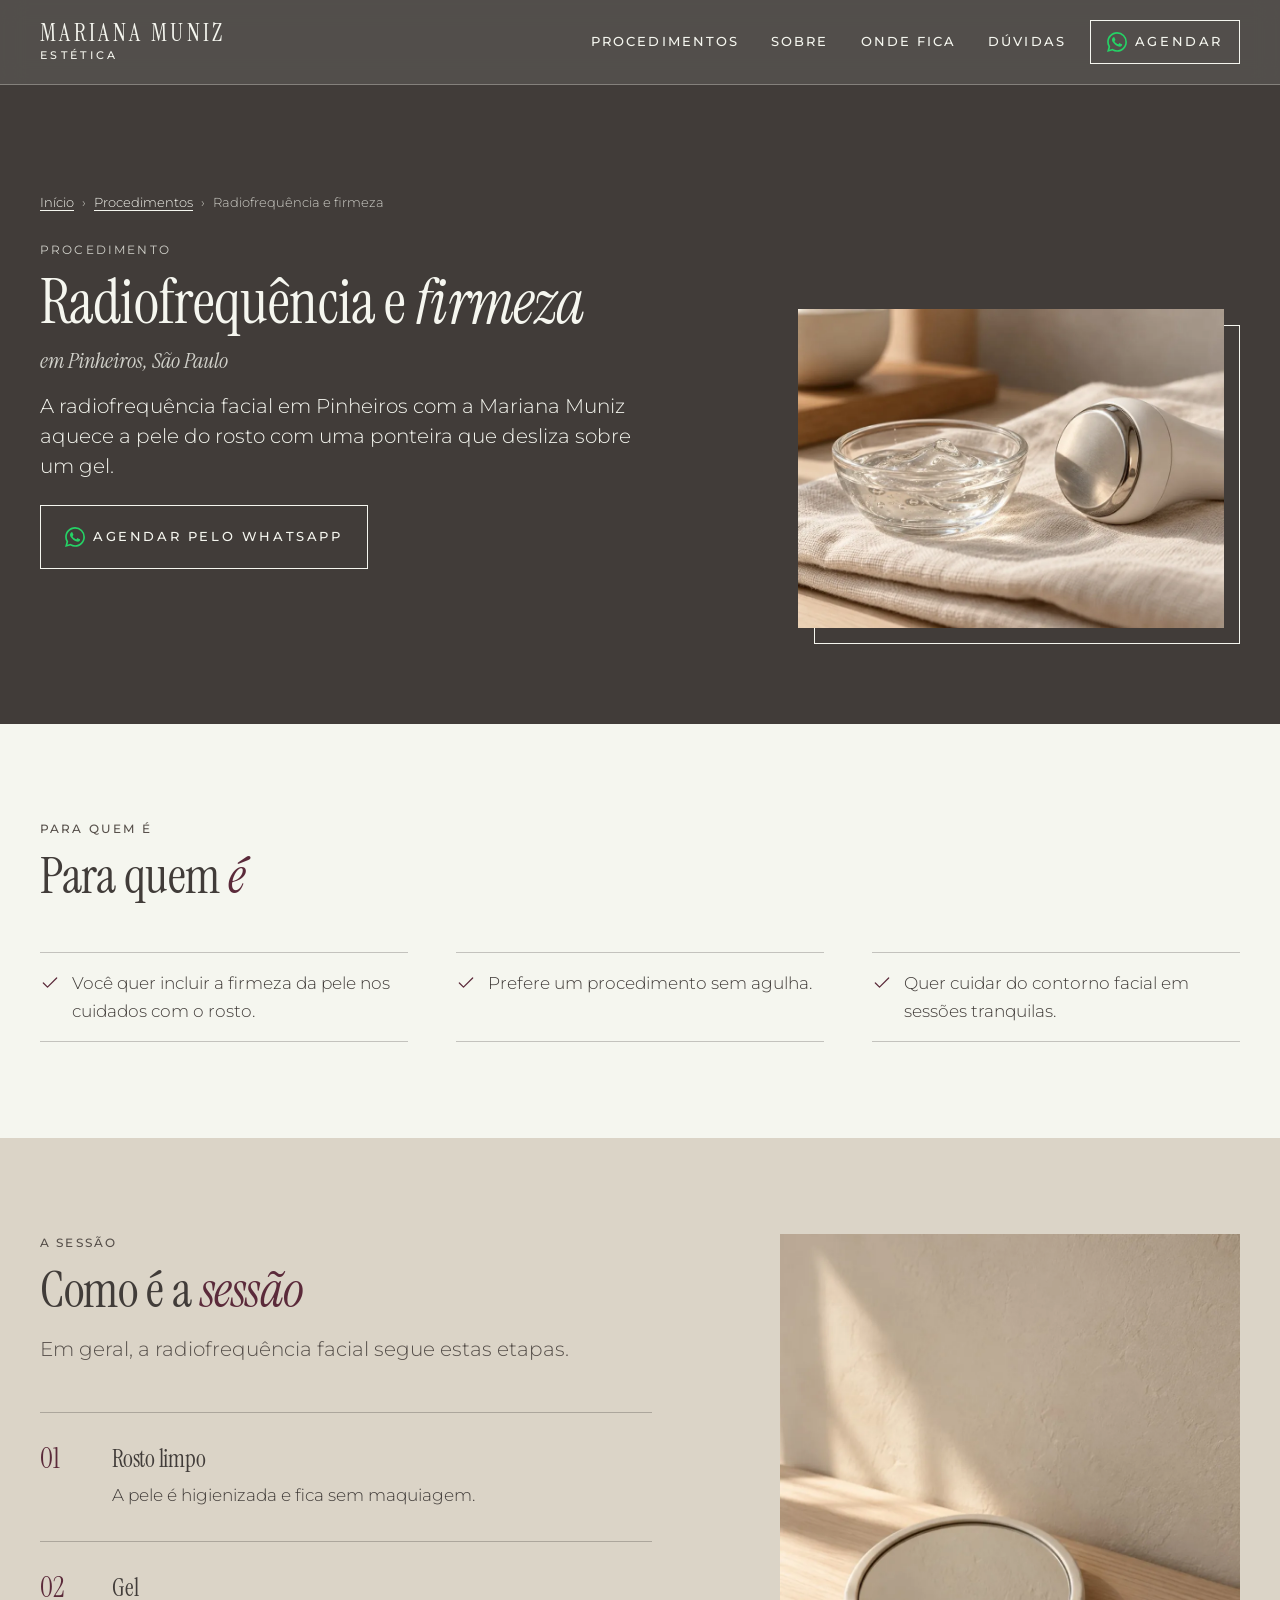
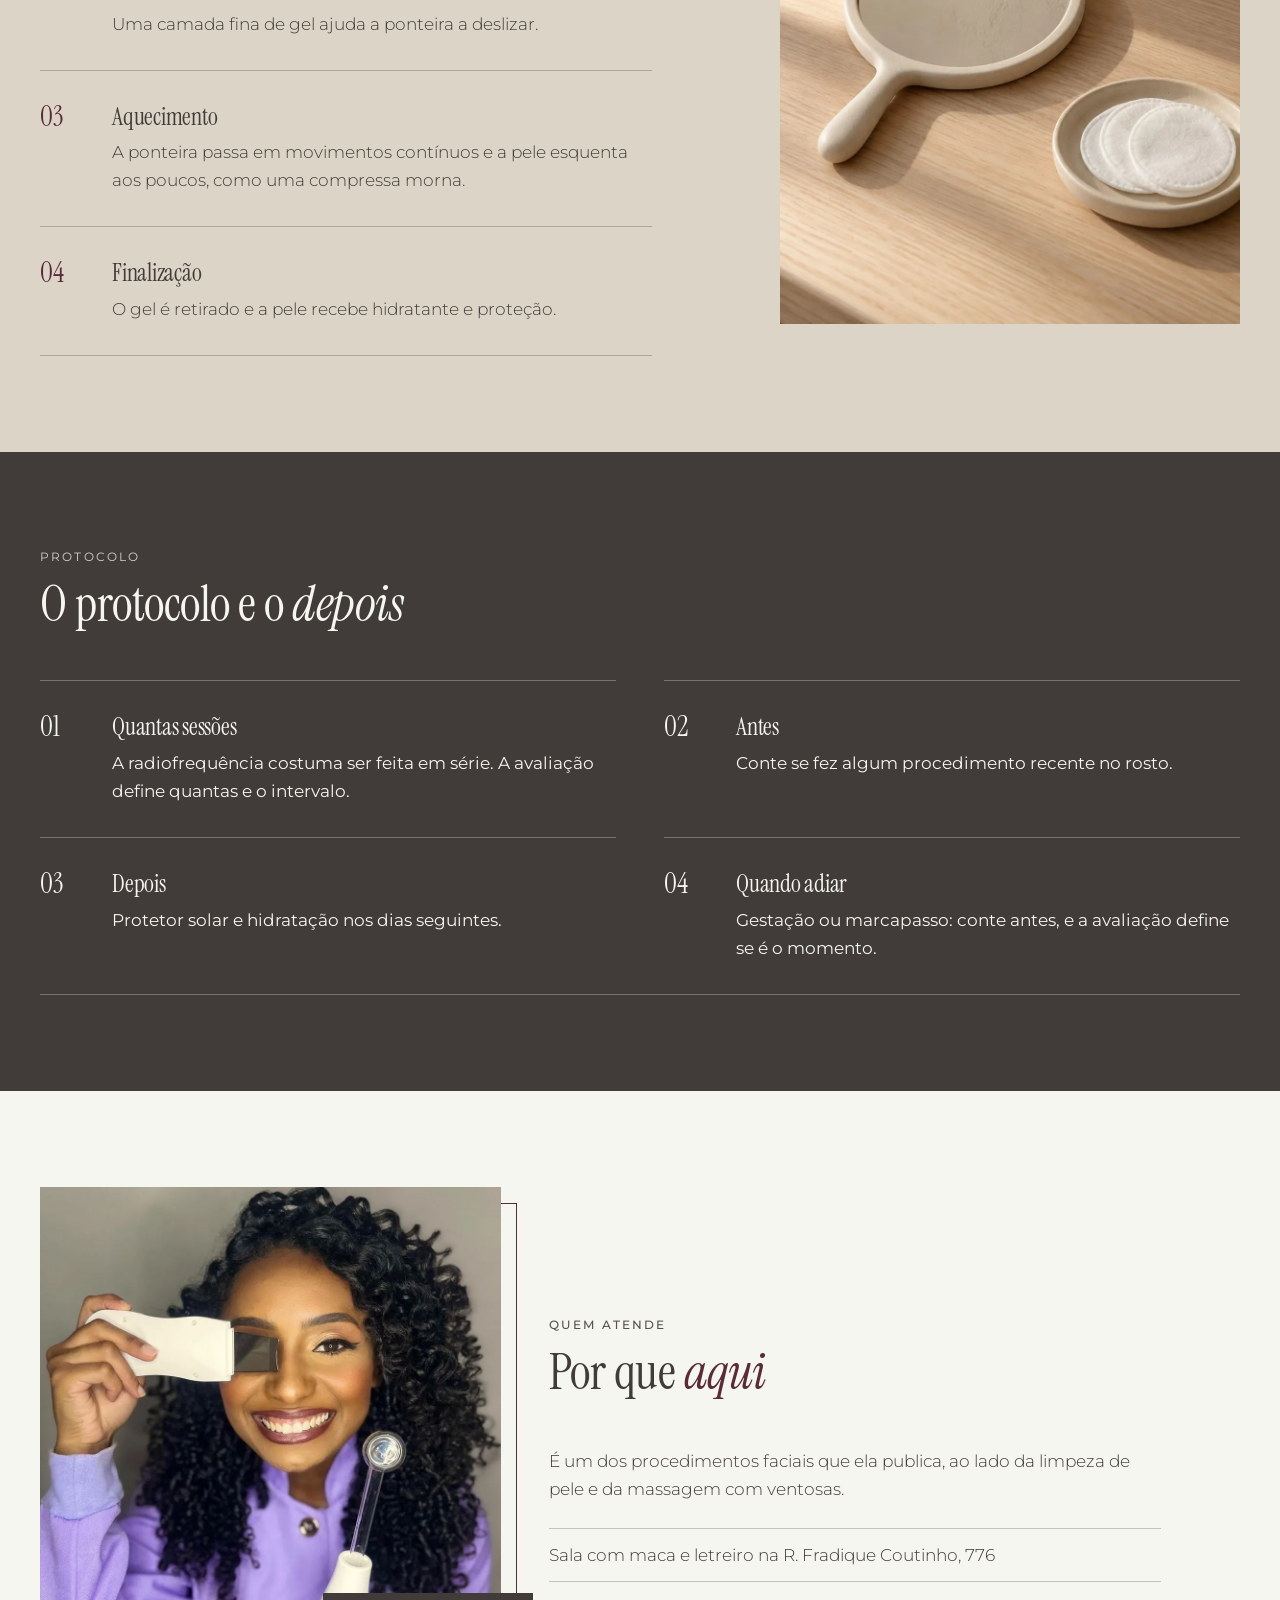
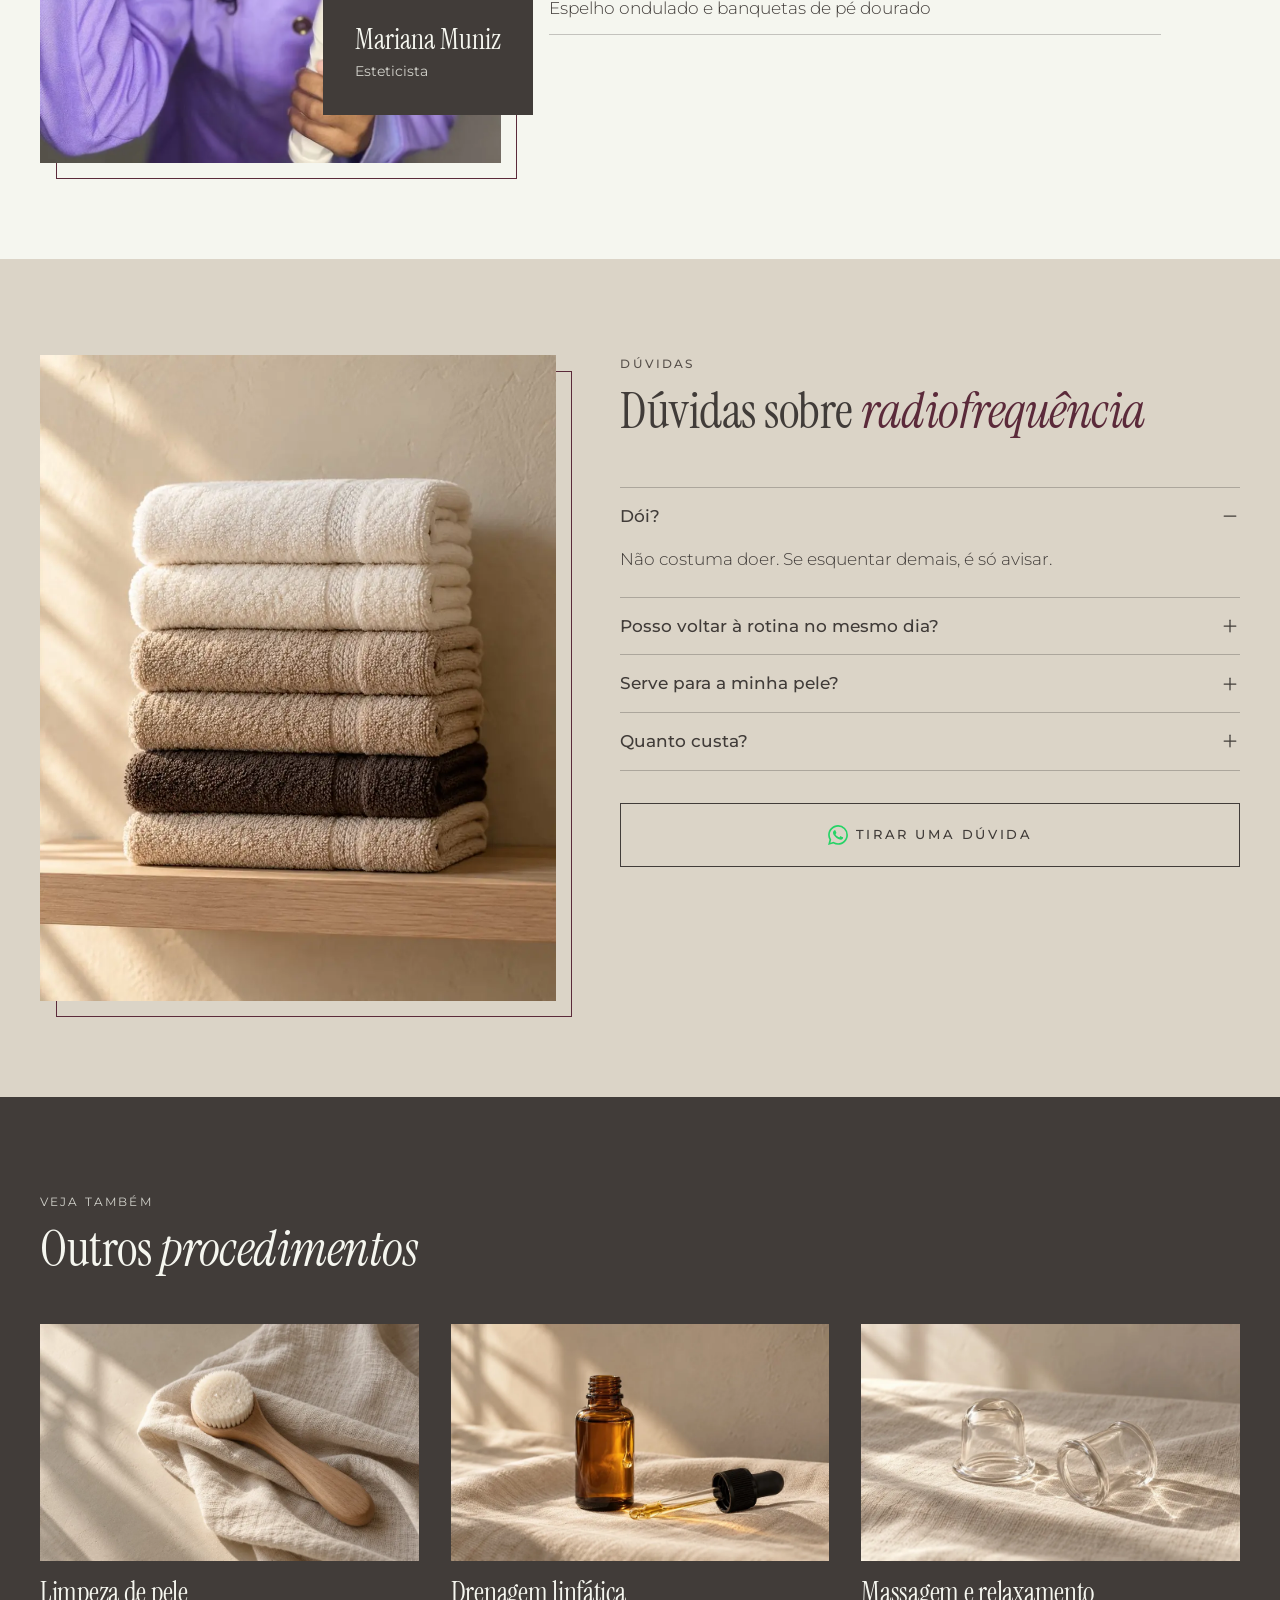
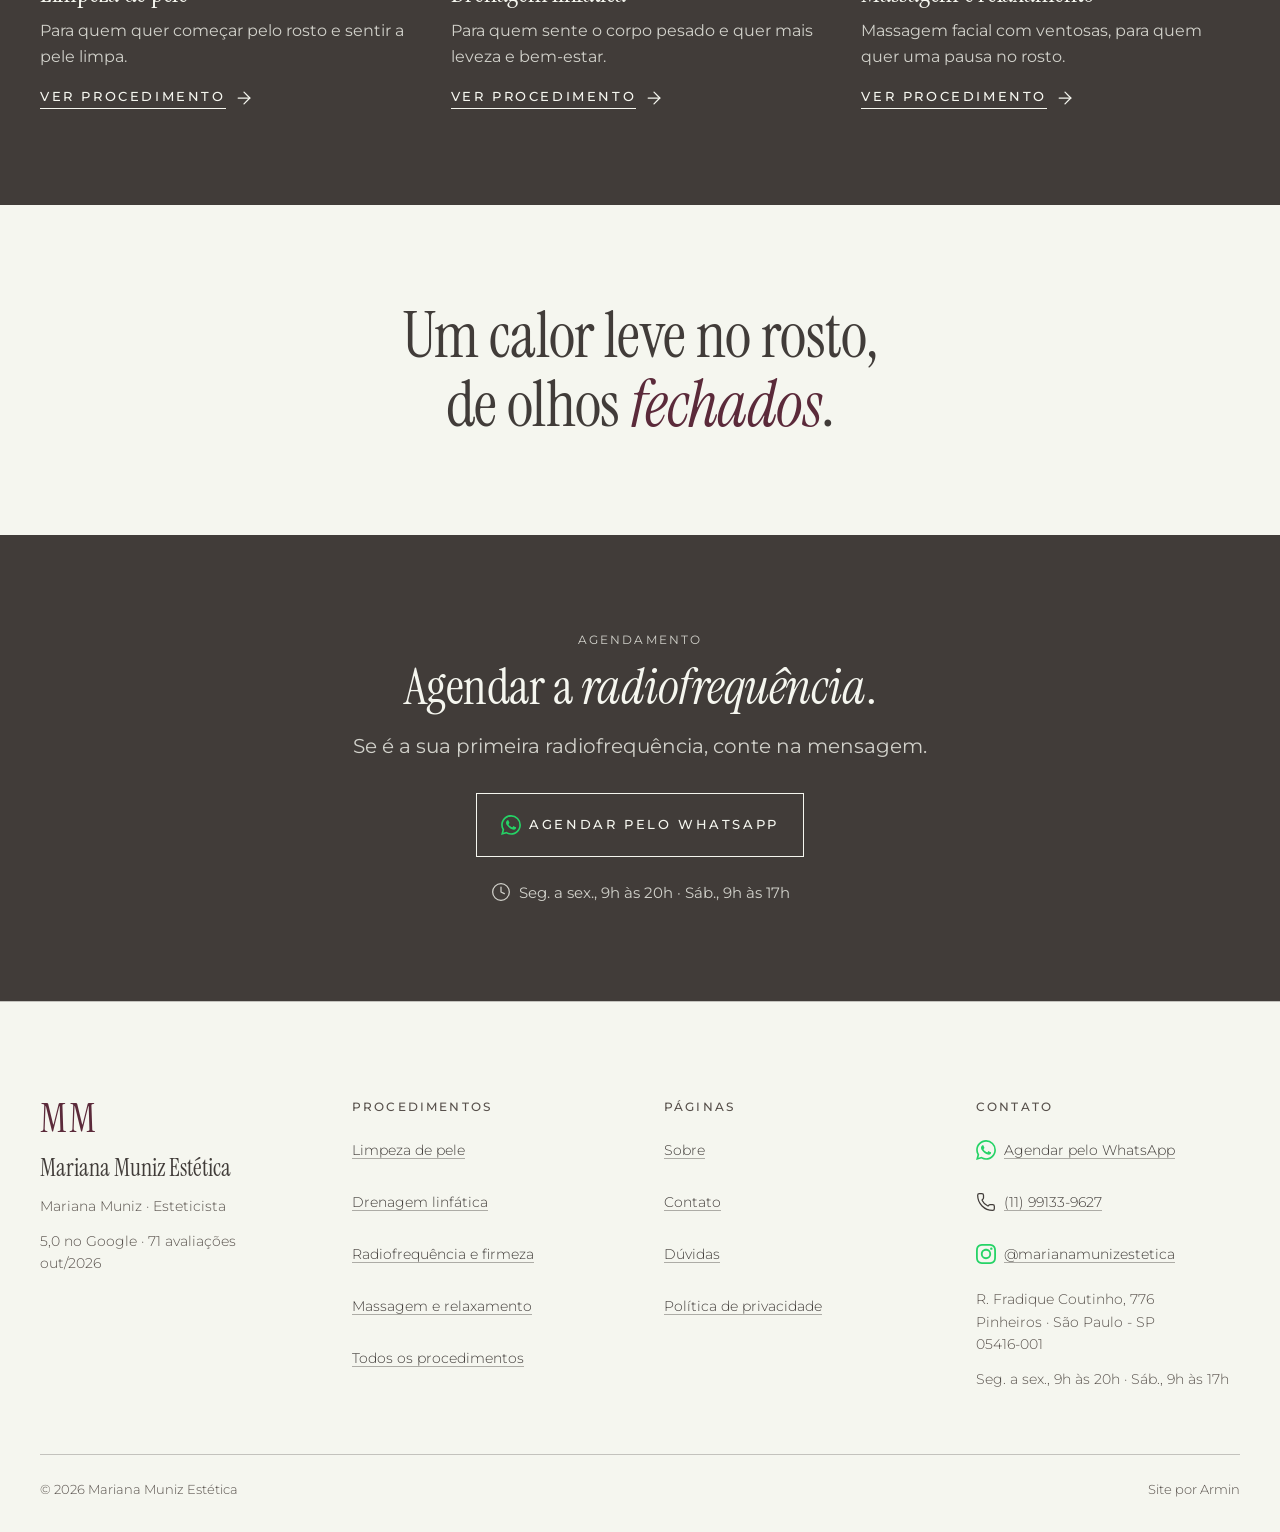
<file: procedimentos-radiofrequencia-e-flacidez.html>
<!DOCTYPE html>
<!-- GERADO por _src/build.py a partir de _src/dados.py e _src/partes/. NÃO EDITE ESTE ARQUIVO: edite os dados e rode python3 _src/build.py -->
<html lang="pt-BR">
<head>
<meta charset="UTF-8">
<script>document.documentElement.classList.add('js')</script>
<meta name="viewport" content="width=device-width, initial-scale=1">
<!-- PRÉ-VENDA: não remover até o Armin fechar a venda -->
<meta name="robots" content="noindex, nofollow">
<title>Radiofrequência facial em Pinheiros, SP · Mariana Muniz</title>
<meta name="description" content="Radiofrequência facial em Pinheiros, São Paulo, com a esteticista Mariana Muniz: como é a sessão, o que se sente e cuidados depois.">
<meta property="og:title" content="Radiofrequência facial em Pinheiros, SP · Mariana Muniz">
<meta property="og:description" content="Radiofrequência facial em Pinheiros, São Paulo, com a esteticista Mariana Muniz: como é a sessão, o que se sente e cuidados depois.">
<meta property="og:type" content="website">
<meta property="og:locale" content="pt_BR">
<meta property="og:image" content="https://infomediamethods-sys.github.io/mariana-muniz-esteticista/assets/img/og-mariana.jpg">
<meta name="theme-color" content="#413C39">
<link rel="icon" href="data:image/svg+xml,%3Csvg%20xmlns%3D%22http%3A//www.w3.org/2000/svg%22%20viewBox%3D%220%200%2064%2064%22%3E%3Crect%20width%3D%2264%22%20height%3D%2264%22%20fill%3D%22%23413C39%22/%3E%3Ctext%20x%3D%2232%22%20y%3D%2242%22%20text-anchor%3D%22middle%22%20font-family%3D%22%27Instrument%20Serif%27%2CGeorgia%2Cserif%22%20font-size%3D%2228%22%20fill%3D%22%23F5F6EF%22%3EMM%3C/text%3E%3C/svg%3E">
<link rel="preconnect" href="https://fonts.googleapis.com">
<link rel="preconnect" href="https://fonts.gstatic.com" crossorigin>
<link href="https://fonts.googleapis.com/css2?family=Instrument+Serif:ital@0;1&amp;family=Montserrat:wght@300;500&amp;display=swap" rel="stylesheet">
<link rel="preload" as="image" type="image/webp" media="(max-width: 899px)" imagesrcset="assets/img/proc-radiofrequencia-e-flacidez-480.webp 480w, assets/img/proc-radiofrequencia-e-flacidez-960.webp 960w" imagesizes="100vw">
<link rel="preload" as="image" type="image/webp" media="(min-width: 900px)" imagesrcset="assets/img/proc-radiofrequencia-e-flacidez-960.webp 960w, assets/img/proc-radiofrequencia-e-flacidez-1600.webp 1600w" imagesizes="(min-width: 900px) 34vw, 100vw">
<link rel="stylesheet" href="assets/css/base.css">
<link rel="stylesheet" href="assets/css/style.css">
<script type="application/ld+json">{"@context": "https://schema.org", "@type": "BreadcrumbList", "itemListElement": [{"@type": "ListItem", "position": 1, "name": "Início", "item": "https://infomediamethods-sys.github.io/mariana-muniz-esteticista/"}, {"@type": "ListItem", "position": 2, "name": "Procedimentos", "item": "https://infomediamethods-sys.github.io/mariana-muniz-esteticista/procedimentos.html"}, {"@type": "ListItem", "position": 3, "name": "Radiofrequência e firmeza"}]}</script>
<script type="application/ld+json">{"@context": "https://schema.org", "@type": "FAQPage", "mainEntity": [{"@type": "Question", "name": "Dói?", "acceptedAnswer": {"@type": "Answer", "text": "Não costuma doer. Se esquentar demais, é só avisar."}}, {"@type": "Question", "name": "Posso voltar à rotina no mesmo dia?", "acceptedAnswer": {"@type": "Answer", "text": "Em geral, sim. A pele pode ficar rosada por pouco tempo."}}, {"@type": "Question", "name": "Serve para a minha pele?", "acceptedAnswer": {"@type": "Answer", "text": "Cada pele responde de um jeito; é isso que a avaliação olha."}}, {"@type": "Question", "name": "Quanto custa?", "acceptedAnswer": {"@type": "Answer", "text": "O valor depende do protocolo; a avaliação é o momento de explicar o que faz sentido para a sua pele e o investimento."}}]}</script>

</head>
<body class="pagina-interna">
<a class="pular-conteudo" href="#conteudo">Pular para o conteúdo</a>
<header data-header class="cabecalho">
  <div class="container cabecalho__linha">
    <a class="marca" href="index.html" aria-label="Mariana Muniz Estética, página inicial"><span class="marca__nome">Mariana Muniz</span><span class="marca__sub">Estética</span></a>
    <nav class="cabecalho__nav" aria-label="Páginas"><a href="procedimentos.html">Procedimentos</a><a href="sobre.html">Sobre</a><a href="contato.html">Onde fica</a><a href="index.html#duvidas">Dúvidas</a></nav>
    <a class="botao cabecalho__botao" href="https://wa.me/5511991339627?text=Ol%C3%A1%21%20Vim%20pelo%20site%20e%20quero%20agendar%20uma%20avalia%C3%A7%C3%A3o." target="_blank" rel="noopener" data-origem="cabecalho" aria-label="Agendar pelo WhatsApp"><svg class="icone icone--linha icone--marca" width="20" height="20" fill="currentColor" aria-hidden="true" focusable="false" role="img" viewBox="0 0 24 24" xmlns="http://www.w3.org/2000/svg"><path d="M17.472 14.382c-.297-.149-1.758-.867-2.03-.967-.273-.099-.471-.148-.67.15-.197.297-.767.966-.94 1.164-.173.199-.347.223-.644.075-.297-.15-1.255-.463-2.39-1.475-.883-.788-1.48-1.761-1.653-2.059-.173-.297-.018-.458.13-.606.134-.133.298-.347.446-.52.149-.174.198-.298.298-.497.099-.198.05-.371-.025-.52-.075-.149-.669-1.612-.916-2.207-.242-.579-.487-.5-.669-.51-.173-.008-.371-.01-.57-.01-.198 0-.52.074-.792.372-.272.297-1.04 1.016-1.04 2.479 0 1.462 1.065 2.875 1.213 3.074.149.198 2.096 3.2 5.077 4.487.709.306 1.262.489 1.694.625.712.227 1.36.195 1.871.118.571-.085 1.758-.719 2.006-1.413.248-.694.248-1.289.173-1.413-.074-.124-.272-.198-.57-.347m-5.421 7.403h-.004a9.87 9.87 0 01-5.031-1.378l-.361-.214-3.741.982.998-3.648-.235-.374a9.86 9.86 0 01-1.51-5.26c.001-5.45 4.436-9.884 9.888-9.884 2.64 0 5.122 1.03 6.988 2.898a9.825 9.825 0 012.893 6.994c-.003 5.45-4.437 9.884-9.885 9.884m8.413-18.297A11.815 11.815 0 0012.05 0C5.495 0 .16 5.335.157 11.892c0 2.096.547 4.142 1.588 5.945L.057 24l6.305-1.654a11.882 11.882 0 005.683 1.448h.005c6.554 0 11.89-5.335 11.893-11.893a11.821 11.821 0 00-3.48-8.413Z"/></svg><span>Agendar</span></a>
  </div>
</header>

<main id="conteudo">
<section class="secao secao--escuro heroi-proc" data-heroi><div class="container heroi-proc__grade"><div class="heroi-proc__texto"><nav class="trilha entra" style="--i:0" aria-label="Você está em"><a href="index.html">Início</a><span aria-hidden="true">›</span><a href="procedimentos.html">Procedimentos</a><span aria-hidden="true">›</span><span aria-current="page">Radiofrequência e firmeza</span></nav><p class="rotulo entra" style="--i:1">Procedimento</p><h1 class="entra" style="--i:1">Radiofrequência e <em>firmeza</em></h1><p class="heroi-proc__local entra" style="--i:2">em Pinheiros, São Paulo</p><p class="heroi__apoio entra" style="--i:2">A radiofrequência facial em Pinheiros com a Mariana Muniz aquece a pele do rosto com uma ponteira que desliza sobre um gel.</p><div class="heroi__acoes entra" style="--i:3"><a class="botao" href="https://wa.me/5511991339627?text=Ol%C3%A1%21%20Vi%20a%20p%C3%A1gina%20de%20Radiofrequ%C3%AAncia%20e%20firmeza%20no%20site%20e%20quero%20agendar." target="_blank" rel="noopener" data-origem="radiofrequencia-e-flacidez"><svg class="icone icone--linha icone--marca" width="20" height="20" fill="currentColor" aria-hidden="true" focusable="false" role="img" viewBox="0 0 24 24" xmlns="http://www.w3.org/2000/svg"><path d="M17.472 14.382c-.297-.149-1.758-.867-2.03-.967-.273-.099-.471-.148-.67.15-.197.297-.767.966-.94 1.164-.173.199-.347.223-.644.075-.297-.15-1.255-.463-2.39-1.475-.883-.788-1.48-1.761-1.653-2.059-.173-.297-.018-.458.13-.606.134-.133.298-.347.446-.52.149-.174.198-.298.298-.497.099-.198.05-.371-.025-.52-.075-.149-.669-1.612-.916-2.207-.242-.579-.487-.5-.669-.51-.173-.008-.371-.01-.57-.01-.198 0-.52.074-.792.372-.272.297-1.04 1.016-1.04 2.479 0 1.462 1.065 2.875 1.213 3.074.149.198 2.096 3.2 5.077 4.487.709.306 1.262.489 1.694.625.712.227 1.36.195 1.871.118.571-.085 1.758-.719 2.006-1.413.248-.694.248-1.289.173-1.413-.074-.124-.272-.198-.57-.347m-5.421 7.403h-.004a9.87 9.87 0 01-5.031-1.378l-.361-.214-3.741.982.998-3.648-.235-.374a9.86 9.86 0 01-1.51-5.26c.001-5.45 4.436-9.884 9.888-9.884 2.64 0 5.122 1.03 6.988 2.898a9.825 9.825 0 012.893 6.994c-.003 5.45-4.437 9.884-9.885 9.884m8.413-18.297A11.815 11.815 0 0012.05 0C5.495 0 .16 5.335.157 11.892c0 2.096.547 4.142 1.588 5.945L.057 24l6.305-1.654a11.882 11.882 0 005.683 1.448h.005c6.554 0 11.89-5.335 11.893-11.893a11.821 11.821 0 00-3.48-8.413Z"/></svg><span>Agendar pelo WhatsApp</span></a></div></div><div class="heroi-proc__foto entra" style="--i:3"><div class="midia proporcao-4-3 heroi-proc__midia"><picture><source type="image/webp" media="(max-width: 899px)" srcset="assets/img/proc-radiofrequencia-e-flacidez-480.webp 480w, assets/img/proc-radiofrequencia-e-flacidez-960.webp 960w" sizes="100vw"><source type="image/webp" srcset="assets/img/proc-radiofrequencia-e-flacidez-960.webp 960w, assets/img/proc-radiofrequencia-e-flacidez-1600.webp 1600w" sizes="(min-width: 900px) 34vw, 100vw"><img src="assets/img/proc-radiofrequencia-e-flacidez-960.jpg" width="960" height="720" alt="Tigela de vidro com gel e ponteira de aço sobre linho, para radiofrequência facial em Pinheiros" decoding="async" fetchpriority="high"></picture></div><span class="moldura" aria-hidden="true"><i></i><i></i><i></i><i></i></span></div></div></section>
<section class="secao secao--claro lista-secao" id="para-quem"><div class="container"><div class="cabeca revelar"><p class="rotulo">Para quem é</p><h2>Para quem <em>é</em></h2></div><div class="revelar lista--colunas"><ul class="lista" role="list"><li><svg aria-hidden="true" focusable="false" class="icone icone--linha icone--check" xmlns="http://www.w3.org/2000/svg" width="20" height="20" viewBox="0 0 24 24" fill="none" stroke="currentColor" stroke-width="1.5" stroke-linecap="round" stroke-linejoin="round" ><path d="M20 6 9 17l-5-5" /></svg><span>Você quer incluir a firmeza da pele nos cuidados com o rosto.</span></li><li><svg aria-hidden="true" focusable="false" class="icone icone--linha icone--check" xmlns="http://www.w3.org/2000/svg" width="20" height="20" viewBox="0 0 24 24" fill="none" stroke="currentColor" stroke-width="1.5" stroke-linecap="round" stroke-linejoin="round" ><path d="M20 6 9 17l-5-5" /></svg><span>Prefere um procedimento sem agulha.</span></li><li><svg aria-hidden="true" focusable="false" class="icone icone--linha icone--check" xmlns="http://www.w3.org/2000/svg" width="20" height="20" viewBox="0 0 24 24" fill="none" stroke="currentColor" stroke-width="1.5" stroke-linecap="round" stroke-linejoin="round" ><path d="M20 6 9 17l-5-5" /></svg><span>Quer cuidar do contorno facial em sessões tranquilas.</span></li></ul></div></div></section>
<section class="secao secao--claro-2 sessao" id="como-funciona"><div class="container sessao__grade"><div class="sessao__texto"><div class="cabeca revelar"><p class="rotulo">A sessão</p><h2>Como é a <em>sessão</em></h2><p class="apoio">Em geral, a radiofrequência facial segue estas etapas.</p></div><div class="revelar"><ol class="passos" role="list"><li class="passo" style="--i:0"><span class="passo__numero">01</span><div><h3 class="passo__titulo">Rosto limpo</h3><p>A pele é higienizada e fica sem maquiagem.</p></div></li><li class="passo" style="--i:1"><span class="passo__numero">02</span><div><h3 class="passo__titulo">Gel</h3><p>Uma camada fina de gel ajuda a ponteira a deslizar.</p></div></li><li class="passo" style="--i:2"><span class="passo__numero">03</span><div><h3 class="passo__titulo">Aquecimento</h3><p>A ponteira passa em movimentos contínuos e a pele esquenta aos poucos, como uma compressa morna.</p></div></li><li class="passo" style="--i:3"><span class="passo__numero">04</span><div><h3 class="passo__titulo">Finalização</h3><p>O gel é retirado e a pele recebe hidratante e proteção.</p></div></li></ol></div></div><div class="sessao__fotos revelar"><div class="midia proporcao-2-3 sessao__midia ativo"><picture><source type="image/webp" media="(max-width: 899px)" srcset="assets/img/sessao-2-480.webp 480w, assets/img/sessao-2-960.webp 960w" sizes="100vw"><source type="image/webp" srcset="assets/img/sessao-2-960.webp 960w" sizes="(min-width: 900px) 40vw, 100vw"><img src="assets/img/sessao-2-960.jpg" width="960" height="1440" alt="Espelho de mão com moldura de cerâmica e discos de algodão num pires" decoding="async" ></picture></div></div></div></section>
<section class="secao secao--escuro" id="depois"><div class="container"><div class="cabeca revelar"><p class="rotulo">Protocolo</p><h2>O protocolo e o <em>depois</em></h2></div><div class="revelar"><ol class="passos passos--escuro passos--grade" role="list"><li class="passo" style="--i:0"><span class="passo__numero">01</span><div><h3 class="passo__titulo">Quantas sessões</h3><p>A radiofrequência costuma ser feita em série. A avaliação define quantas e o intervalo.</p></div></li><li class="passo" style="--i:1"><span class="passo__numero">02</span><div><h3 class="passo__titulo">Antes</h3><p>Conte se fez algum procedimento recente no rosto.</p></div></li><li class="passo" style="--i:2"><span class="passo__numero">03</span><div><h3 class="passo__titulo">Depois</h3><p>Protetor solar e hidratação nos dias seguintes.</p></div></li><li class="passo" style="--i:3"><span class="passo__numero">04</span><div><h3 class="passo__titulo">Quando adiar</h3><p>Gestação ou marcapasso: conte antes, e a avaliação define se é o momento.</p></div></li></ol></div></div></section>
<section class="secao secao--claro pessoa pessoa--curta" id="por-que-aqui"><div class="container pessoa__grade"><div class="pessoa__foto revelar"><div class="midia proporcao-4-5 pessoa__midia"><picture><source type="image/webp" media="(max-width: 899px)" srcset="assets/img/retrato-espatula-480.webp 480w, assets/img/retrato-espatula-960.webp 960w" sizes="100vw"><source type="image/webp" srcset="assets/img/retrato-espatula-960.webp 960w" sizes="(min-width: 900px) 33vw, 100vw"><img src="assets/img/retrato-espatula-960.jpg" width="960" height="1200" alt="Mariana Muniz, esteticista, sorrindo com instrumentos de limpeza de pele nas mãos" decoding="async" ></picture></div><span class="moldura" aria-hidden="true"><i></i><i></i><i></i><i></i></span><div class="pessoa__cartao"><p class="pessoa__cartao-nome">Mariana Muniz</p><p class="pessoa__cartao-linha">Esteticista</p></div></div><div class="pessoa__texto"><div class="cabeca revelar"><p class="rotulo">Quem atende</p><h2>Por que <em>aqui</em></h2></div><div class="pessoa__corpo revelar"><p>É um dos procedimentos faciais que ela publica, ao lado da limpeza de pele e da massagem com ventosas.</p></div><div class="revelar"><ul class="espaco__itens" role="list"><li>Sala com maca e letreiro na R. Fradique Coutinho, 776</li><li>Espelho ondulado e banquetas de pé dourado</li></ul></div></div></div></section>
<section class="secao secao--claro-2 faq-secao" id="duvidas"><div class="container faq__grade"><div class="faq__foto revelar"><div class="midia proporcao-4-5 faq__midia"><picture><source type="image/webp" media="(max-width: 899px)" srcset="assets/img/duvidas-480.webp 480w, assets/img/duvidas-960.webp 960w" sizes="100vw"><source type="image/webp" srcset="assets/img/duvidas-960.webp 960w" sizes="(min-width: 900px) 33vw, 100vw"><img src="assets/img/duvidas-960.jpg" width="960" height="1200" alt="Pilha de toalhas creme e areia numa prateleira de madeira clara" decoding="async" loading="lazy"></picture></div><span class="moldura" aria-hidden="true"><i></i><i></i><i></i><i></i></span></div><div class="faq__texto"><div class="cabeca revelar"><p class="rotulo">Dúvidas</p><h2>Dúvidas sobre <em>radiofrequência</em></h2></div><div class="revelar"><div class="faq"><details class="faq__item" open><summary><span>Dói?</span><span class="faq__icones" aria-hidden="true"><svg aria-hidden="true" focusable="false" class="icone icone--linha icone--plus" xmlns="http://www.w3.org/2000/svg" width="20" height="20" viewBox="0 0 24 24" fill="none" stroke="currentColor" stroke-width="1.5" stroke-linecap="round" stroke-linejoin="round" ><path d="M5 12h14" /><path d="M12 5v14" /></svg><svg aria-hidden="true" focusable="false" class="icone icone--linha icone--minus" xmlns="http://www.w3.org/2000/svg" width="20" height="20" viewBox="0 0 24 24" fill="none" stroke="currentColor" stroke-width="1.5" stroke-linecap="round" stroke-linejoin="round" ><path d="M5 12h14" /></svg></span></summary><div class="faq__resposta"><p>Não costuma doer. Se esquentar demais, é só avisar.</p></div></details><details class="faq__item"><summary><span>Posso voltar à rotina no mesmo dia?</span><span class="faq__icones" aria-hidden="true"><svg aria-hidden="true" focusable="false" class="icone icone--linha icone--plus" xmlns="http://www.w3.org/2000/svg" width="20" height="20" viewBox="0 0 24 24" fill="none" stroke="currentColor" stroke-width="1.5" stroke-linecap="round" stroke-linejoin="round" ><path d="M5 12h14" /><path d="M12 5v14" /></svg><svg aria-hidden="true" focusable="false" class="icone icone--linha icone--minus" xmlns="http://www.w3.org/2000/svg" width="20" height="20" viewBox="0 0 24 24" fill="none" stroke="currentColor" stroke-width="1.5" stroke-linecap="round" stroke-linejoin="round" ><path d="M5 12h14" /></svg></span></summary><div class="faq__resposta"><p>Em geral, sim. A pele pode ficar rosada por pouco tempo.</p></div></details><details class="faq__item"><summary><span>Serve para a minha pele?</span><span class="faq__icones" aria-hidden="true"><svg aria-hidden="true" focusable="false" class="icone icone--linha icone--plus" xmlns="http://www.w3.org/2000/svg" width="20" height="20" viewBox="0 0 24 24" fill="none" stroke="currentColor" stroke-width="1.5" stroke-linecap="round" stroke-linejoin="round" ><path d="M5 12h14" /><path d="M12 5v14" /></svg><svg aria-hidden="true" focusable="false" class="icone icone--linha icone--minus" xmlns="http://www.w3.org/2000/svg" width="20" height="20" viewBox="0 0 24 24" fill="none" stroke="currentColor" stroke-width="1.5" stroke-linecap="round" stroke-linejoin="round" ><path d="M5 12h14" /></svg></span></summary><div class="faq__resposta"><p>Cada pele responde de um jeito; é isso que a avaliação olha.</p></div></details><details class="faq__item"><summary><span>Quanto custa?</span><span class="faq__icones" aria-hidden="true"><svg aria-hidden="true" focusable="false" class="icone icone--linha icone--plus" xmlns="http://www.w3.org/2000/svg" width="20" height="20" viewBox="0 0 24 24" fill="none" stroke="currentColor" stroke-width="1.5" stroke-linecap="round" stroke-linejoin="round" ><path d="M5 12h14" /><path d="M12 5v14" /></svg><svg aria-hidden="true" focusable="false" class="icone icone--linha icone--minus" xmlns="http://www.w3.org/2000/svg" width="20" height="20" viewBox="0 0 24 24" fill="none" stroke="currentColor" stroke-width="1.5" stroke-linecap="round" stroke-linejoin="round" ><path d="M5 12h14" /></svg></span></summary><div class="faq__resposta"><p>O valor depende do protocolo; a avaliação é o momento de explicar o que faz sentido para a sua pele e o investimento.</p></div></details></div></div><div class="faq__acoes revelar"><a class="botao botao--largo" href="https://wa.me/5511991339627?text=Ol%C3%A1%21%20Vi%20a%20p%C3%A1gina%20de%20Radiofrequ%C3%AAncia%20e%20firmeza%20no%20site%20e%20tenho%20uma%20d%C3%BAvida." target="_blank" rel="noopener" data-origem="radiofrequencia-e-flacidez-duvida"><svg class="icone icone--linha icone--marca" width="20" height="20" fill="currentColor" aria-hidden="true" focusable="false" role="img" viewBox="0 0 24 24" xmlns="http://www.w3.org/2000/svg"><path d="M17.472 14.382c-.297-.149-1.758-.867-2.03-.967-.273-.099-.471-.148-.67.15-.197.297-.767.966-.94 1.164-.173.199-.347.223-.644.075-.297-.15-1.255-.463-2.39-1.475-.883-.788-1.48-1.761-1.653-2.059-.173-.297-.018-.458.13-.606.134-.133.298-.347.446-.52.149-.174.198-.298.298-.497.099-.198.05-.371-.025-.52-.075-.149-.669-1.612-.916-2.207-.242-.579-.487-.5-.669-.51-.173-.008-.371-.01-.57-.01-.198 0-.52.074-.792.372-.272.297-1.04 1.016-1.04 2.479 0 1.462 1.065 2.875 1.213 3.074.149.198 2.096 3.2 5.077 4.487.709.306 1.262.489 1.694.625.712.227 1.36.195 1.871.118.571-.085 1.758-.719 2.006-1.413.248-.694.248-1.289.173-1.413-.074-.124-.272-.198-.57-.347m-5.421 7.403h-.004a9.87 9.87 0 01-5.031-1.378l-.361-.214-3.741.982.998-3.648-.235-.374a9.86 9.86 0 01-1.51-5.26c.001-5.45 4.436-9.884 9.888-9.884 2.64 0 5.122 1.03 6.988 2.898a9.825 9.825 0 012.893 6.994c-.003 5.45-4.437 9.884-9.885 9.884m8.413-18.297A11.815 11.815 0 0012.05 0C5.495 0 .16 5.335.157 11.892c0 2.096.547 4.142 1.588 5.945L.057 24l6.305-1.654a11.882 11.882 0 005.683 1.448h.005c6.554 0 11.89-5.335 11.893-11.893a11.821 11.821 0 00-3.48-8.413Z"/></svg><span>Tirar uma dúvida</span></a></div></div></div></section>
<section class="secao secao--escuro portas" id="outros"><div class="container"><div class="cabeca revelar"><p class="rotulo">Veja também</p><h2>Outros <em>procedimentos</em></h2></div><ul class="grade grade--3" role="list"><li class="revelar"><a class="card" href="procedimentos-limpeza-de-pele.html" aria-label="Ver procedimento: Limpeza de pele"><div class="midia proporcao-16-10 card__midia"><picture><source type="image/webp" media="(max-width: 899px)" srcset="assets/img/porta-limpeza-de-pele-480.webp 480w, assets/img/porta-limpeza-de-pele-960.webp 960w" sizes="100vw"><source type="image/webp" srcset="assets/img/porta-limpeza-de-pele-960.webp 960w, assets/img/porta-limpeza-de-pele-1600.webp 1600w" sizes="(min-width: 900px) 33vw, 100vw"><img src="assets/img/porta-limpeza-de-pele-960.jpg" width="960" height="600" alt="Escova facial de cerdas macias e cabo de madeira sobre linho" decoding="async" loading="lazy"></picture></div><div class="card__corpo"><h3 class="card__titulo">Limpeza de pele</h3><p class="card__texto">Para quem quer começar pelo rosto e sentir a pele limpa.</p><span class="card__acao"><span>Ver procedimento</span><svg aria-hidden="true" focusable="false" class="icone icone--linha icone--arrow-right" xmlns="http://www.w3.org/2000/svg" width="20" height="20" viewBox="0 0 24 24" fill="none" stroke="currentColor" stroke-width="1.5" stroke-linecap="round" stroke-linejoin="round" ><path d="M5 12h14" /><path d="m12 5 7 7-7 7" /></svg></span></div></a></li><li class="revelar"><a class="card" href="procedimentos-drenagem-linfatica.html" aria-label="Ver procedimento: Drenagem linfática"><div class="midia proporcao-16-10 card__midia"><picture><source type="image/webp" media="(max-width: 899px)" srcset="assets/img/porta-drenagem-linfatica-480.webp 480w, assets/img/porta-drenagem-linfatica-960.webp 960w" sizes="100vw"><source type="image/webp" srcset="assets/img/porta-drenagem-linfatica-960.webp 960w, assets/img/porta-drenagem-linfatica-1600.webp 1600w" sizes="(min-width: 900px) 33vw, 100vw"><img src="assets/img/porta-drenagem-linfatica-960.jpg" width="960" height="600" alt="Frasco âmbar sem rótulo com uma gota escorrendo" decoding="async" loading="lazy"></picture></div><div class="card__corpo"><h3 class="card__titulo">Drenagem linfática</h3><p class="card__texto">Para quem sente o corpo pesado e quer mais leveza e bem-estar.</p><span class="card__acao"><span>Ver procedimento</span><svg aria-hidden="true" focusable="false" class="icone icone--linha icone--arrow-right" xmlns="http://www.w3.org/2000/svg" width="20" height="20" viewBox="0 0 24 24" fill="none" stroke="currentColor" stroke-width="1.5" stroke-linecap="round" stroke-linejoin="round" ><path d="M5 12h14" /><path d="m12 5 7 7-7 7" /></svg></span></div></a></li><li class="revelar"><a class="card" href="procedimentos-massagem-e-relaxamento.html" aria-label="Ver procedimento: Massagem e relaxamento"><div class="midia proporcao-16-10 card__midia"><picture><source type="image/webp" media="(max-width: 899px)" srcset="assets/img/porta-massagem-e-relaxamento-480.webp 480w, assets/img/porta-massagem-e-relaxamento-960.webp 960w" sizes="100vw"><source type="image/webp" srcset="assets/img/porta-massagem-e-relaxamento-960.webp 960w, assets/img/porta-massagem-e-relaxamento-1600.webp 1600w" sizes="(min-width: 900px) 33vw, 100vw"><img src="assets/img/porta-massagem-e-relaxamento-960.jpg" width="960" height="600" alt="Duas ventosas faciais de vidro sobre linho" decoding="async" loading="lazy"></picture></div><div class="card__corpo"><h3 class="card__titulo">Massagem e relaxamento</h3><p class="card__texto">Massagem facial com ventosas, para quem quer uma pausa no rosto.</p><span class="card__acao"><span>Ver procedimento</span><svg aria-hidden="true" focusable="false" class="icone icone--linha icone--arrow-right" xmlns="http://www.w3.org/2000/svg" width="20" height="20" viewBox="0 0 24 24" fill="none" stroke="currentColor" stroke-width="1.5" stroke-linecap="round" stroke-linejoin="round" ><path d="M5 12h14" /><path d="m12 5 7 7-7 7" /></svg></span></div></a></li></ul></div></section>
<section class="secao secao--claro frase"><div class="container"><h2 class="frase__texto revelar">Um calor leve no rosto, de olhos <em>fechados</em>.</h2></div></section>
<section class="secao secao--escuro cta" id="contato"><div class="container cta__caixa"><div class="cabeca revelar cabeca--centro"><p class="rotulo">Agendamento</p><h2>Agendar a <em>radiofrequência</em>.</h2><p class="apoio">Se é a sua primeira radiofrequência, conte na mensagem.</p></div><div class="cta__acoes revelar"><a class="botao" href="https://wa.me/5511991339627?text=Ol%C3%A1%21%20Vi%20a%20p%C3%A1gina%20de%20Radiofrequ%C3%AAncia%20e%20firmeza%20no%20site%20e%20quero%20agendar." target="_blank" rel="noopener" data-origem="radiofrequencia-e-flacidez"><svg class="icone icone--linha icone--marca" width="20" height="20" fill="currentColor" aria-hidden="true" focusable="false" role="img" viewBox="0 0 24 24" xmlns="http://www.w3.org/2000/svg"><path d="M17.472 14.382c-.297-.149-1.758-.867-2.03-.967-.273-.099-.471-.148-.67.15-.197.297-.767.966-.94 1.164-.173.199-.347.223-.644.075-.297-.15-1.255-.463-2.39-1.475-.883-.788-1.48-1.761-1.653-2.059-.173-.297-.018-.458.13-.606.134-.133.298-.347.446-.52.149-.174.198-.298.298-.497.099-.198.05-.371-.025-.52-.075-.149-.669-1.612-.916-2.207-.242-.579-.487-.5-.669-.51-.173-.008-.371-.01-.57-.01-.198 0-.52.074-.792.372-.272.297-1.04 1.016-1.04 2.479 0 1.462 1.065 2.875 1.213 3.074.149.198 2.096 3.2 5.077 4.487.709.306 1.262.489 1.694.625.712.227 1.36.195 1.871.118.571-.085 1.758-.719 2.006-1.413.248-.694.248-1.289.173-1.413-.074-.124-.272-.198-.57-.347m-5.421 7.403h-.004a9.87 9.87 0 01-5.031-1.378l-.361-.214-3.741.982.998-3.648-.235-.374a9.86 9.86 0 01-1.51-5.26c.001-5.45 4.436-9.884 9.888-9.884 2.64 0 5.122 1.03 6.988 2.898a9.825 9.825 0 012.893 6.994c-.003 5.45-4.437 9.884-9.885 9.884m8.413-18.297A11.815 11.815 0 0012.05 0C5.495 0 .16 5.335.157 11.892c0 2.096.547 4.142 1.588 5.945L.057 24l6.305-1.654a11.882 11.882 0 005.683 1.448h.005c6.554 0 11.89-5.335 11.893-11.893a11.821 11.821 0 00-3.48-8.413Z"/></svg><span>Agendar pelo WhatsApp</span></a></div><div class="cta__info revelar"><p class="cta__linha"><svg aria-hidden="true" focusable="false" class="icone icone--linha icone--clock" xmlns="http://www.w3.org/2000/svg" width="20" height="20" viewBox="0 0 24 24" fill="none" stroke="currentColor" stroke-width="1.5" stroke-linecap="round" stroke-linejoin="round" ><circle cx="12" cy="12" r="10" /><path d="M12 6v6l4 2" /></svg><span><span class="nowrap">Seg. a sex., 9h às 20h</span><span class="sep" aria-hidden="true"> · </span><span class="nowrap">Sáb., 9h às 17h</span></span></p></div></div></section>
</main>
<footer class="rodape">
  <div class="container">
    <div class="rodape__grade">
      <div class="rodape__id">
        <p class="rodape__monograma" aria-hidden="true">MM</p>
        <p class="rodape__nome">Mariana Muniz Estética</p>
        <p class="rodape__texto"><span class="nowrap">Mariana Muniz</span><span class="sep" aria-hidden="true"> · </span><span class="nowrap">Esteticista</span></p>
        <p class="rodape__texto"><span class="nowrap">5,0 no Google</span><span class="sep" aria-hidden="true"> · </span><span class="nowrap">71 avaliações</span><span class="sep" aria-hidden="true"> · </span><span class="nowrap">out/2026</span></p>
      </div>
      <div><p class="rotulo">Procedimentos</p><ul class="rodape__lista" role="list"><li><a href="procedimentos-limpeza-de-pele.html">Limpeza de pele</a></li><li><a href="procedimentos-drenagem-linfatica.html">Drenagem linfática</a></li><li><a href="procedimentos-radiofrequencia-e-flacidez.html">Radiofrequência e firmeza</a></li><li><a href="procedimentos-massagem-e-relaxamento.html">Massagem e relaxamento</a></li><li><a href="procedimentos.html">Todos os procedimentos</a></li></ul></div>
      <div><p class="rotulo">Páginas</p><ul class="rodape__lista" role="list"><li><a href="sobre.html">Sobre</a></li><li><a href="contato.html">Contato</a></li><li><a href="index.html#duvidas">Dúvidas</a></li><li><a href="politica-de-privacidade.html">Política de privacidade</a></li></ul></div>
      <div><p class="rotulo">Contato</p>
        <ul class="rodape__lista" role="list">
          <li><a href="https://wa.me/5511991339627?text=Ol%C3%A1%21%20Vim%20pelo%20site%20e%20quero%20agendar%20uma%20avalia%C3%A7%C3%A3o." target="_blank" rel="noopener" data-origem="rodape"><svg class="icone icone--linha icone--marca" width="20" height="20" fill="currentColor" aria-hidden="true" focusable="false" role="img" viewBox="0 0 24 24" xmlns="http://www.w3.org/2000/svg"><path d="M17.472 14.382c-.297-.149-1.758-.867-2.03-.967-.273-.099-.471-.148-.67.15-.197.297-.767.966-.94 1.164-.173.199-.347.223-.644.075-.297-.15-1.255-.463-2.39-1.475-.883-.788-1.48-1.761-1.653-2.059-.173-.297-.018-.458.13-.606.134-.133.298-.347.446-.52.149-.174.198-.298.298-.497.099-.198.05-.371-.025-.52-.075-.149-.669-1.612-.916-2.207-.242-.579-.487-.5-.669-.51-.173-.008-.371-.01-.57-.01-.198 0-.52.074-.792.372-.272.297-1.04 1.016-1.04 2.479 0 1.462 1.065 2.875 1.213 3.074.149.198 2.096 3.2 5.077 4.487.709.306 1.262.489 1.694.625.712.227 1.36.195 1.871.118.571-.085 1.758-.719 2.006-1.413.248-.694.248-1.289.173-1.413-.074-.124-.272-.198-.57-.347m-5.421 7.403h-.004a9.87 9.87 0 01-5.031-1.378l-.361-.214-3.741.982.998-3.648-.235-.374a9.86 9.86 0 01-1.51-5.26c.001-5.45 4.436-9.884 9.888-9.884 2.64 0 5.122 1.03 6.988 2.898a9.825 9.825 0 012.893 6.994c-.003 5.45-4.437 9.884-9.885 9.884m8.413-18.297A11.815 11.815 0 0012.05 0C5.495 0 .16 5.335.157 11.892c0 2.096.547 4.142 1.588 5.945L.057 24l6.305-1.654a11.882 11.882 0 005.683 1.448h.005c6.554 0 11.89-5.335 11.893-11.893a11.821 11.821 0 00-3.48-8.413Z"/></svg><span>Agendar pelo WhatsApp</span></a></li>
          <li><a href="tel:+5511991339627"><svg aria-hidden="true" focusable="false" class="icone icone--linha icone--phone" xmlns="http://www.w3.org/2000/svg" width="20" height="20" viewBox="0 0 24 24" fill="none" stroke="currentColor" stroke-width="1.5" stroke-linecap="round" stroke-linejoin="round" ><path d="M13.832 16.568a1 1 0 0 0 1.213-.303l.355-.465A2 2 0 0 1 17 15h3a2 2 0 0 1 2 2v3a2 2 0 0 1-2 2A18 18 0 0 1 2 4a2 2 0 0 1 2-2h3a2 2 0 0 1 2 2v3a2 2 0 0 1-.8 1.6l-.468.351a1 1 0 0 0-.292 1.233 14 14 0 0 0 6.392 6.384" /></svg><span>(11) 99133-9627</span></a></li>
          <li><a href="https://www.instagram.com/marianamunizestetica/" target="_blank" rel="noopener"><svg class="icone icone--linha icone--marca" width="20" height="20" fill="currentColor" aria-hidden="true" focusable="false" role="img" viewBox="0 0 24 24" xmlns="http://www.w3.org/2000/svg"><path d="M7.0301.084c-1.2768.0602-2.1487.264-2.911.5634-.7888.3075-1.4575.72-2.1228 1.3877-.6652.6677-1.075 1.3368-1.3802 2.127-.2954.7638-.4956 1.6365-.552 2.914-.0564 1.2775-.0689 1.6882-.0626 4.947.0062 3.2586.0206 3.6671.0825 4.9473.061 1.2765.264 2.1482.5635 2.9107.308.7889.72 1.4573 1.388 2.1228.6679.6655 1.3365 1.0743 2.1285 1.38.7632.295 1.6361.4961 2.9134.552 1.2773.056 1.6884.069 4.9462.0627 3.2578-.0062 3.668-.0207 4.9478-.0814 1.28-.0607 2.147-.2652 2.9098-.5633.7889-.3086 1.4578-.72 2.1228-1.3881.665-.6682 1.0745-1.3378 1.3795-2.1284.2957-.7632.4966-1.636.552-2.9124.056-1.2809.0692-1.6898.063-4.948-.0063-3.2583-.021-3.6668-.0817-4.9465-.0607-1.2797-.264-2.1487-.5633-2.9117-.3084-.7889-.72-1.4568-1.3876-2.1228C21.2982 1.33 20.628.9208 19.8378.6165 19.074.321 18.2017.1197 16.9244.0645 15.6471.0093 15.236-.005 11.977.0014 8.718.0076 8.31.0215 7.0301.0839m.1402 21.6932c-1.17-.0509-1.8053-.2453-2.2287-.408-.5606-.216-.96-.4771-1.3819-.895-.422-.4178-.6811-.8186-.9-1.378-.1644-.4234-.3624-1.058-.4171-2.228-.0595-1.2645-.072-1.6442-.079-4.848-.007-3.2037.0053-3.583.0607-4.848.05-1.169.2456-1.805.408-2.2282.216-.5613.4762-.96.895-1.3816.4188-.4217.8184-.6814 1.3783-.9003.423-.1651 1.0575-.3614 2.227-.4171 1.2655-.06 1.6447-.072 4.848-.079 3.2033-.007 3.5835.005 4.8495.0608 1.169.0508 1.8053.2445 2.228.408.5608.216.96.4754 1.3816.895.4217.4194.6816.8176.9005 1.3787.1653.4217.3617 1.056.4169 2.2263.0602 1.2655.0739 1.645.0796 4.848.0058 3.203-.0055 3.5834-.061 4.848-.051 1.17-.245 1.8055-.408 2.2294-.216.5604-.4763.96-.8954 1.3814-.419.4215-.8181.6811-1.3783.9-.4224.1649-1.0577.3617-2.2262.4174-1.2656.0595-1.6448.072-4.8493.079-3.2045.007-3.5825-.006-4.848-.0608M16.953 5.5864A1.44 1.44 0 1 0 18.39 4.144a1.44 1.44 0 0 0-1.437 1.4424M5.8385 12.012c.0067 3.4032 2.7706 6.1557 6.173 6.1493 3.4026-.0065 6.157-2.7701 6.1506-6.1733-.0065-3.4032-2.771-6.1565-6.174-6.1498-3.403.0067-6.156 2.771-6.1496 6.1738M8 12.0077a4 4 0 1 1 4.008 3.9921A3.9996 3.9996 0 0 1 8 12.0077"/></svg><span>@marianamunizestetica</span></a></li>
        </ul>
        <address class="rodape__texto">R. Fradique Coutinho, 776<br>Pinheiros · São Paulo - SP<br>05416-001</address>
        <p class="rodape__texto"><span class="nowrap">Seg. a sex., 9h às 20h</span><span class="sep" aria-hidden="true"> · </span><span class="nowrap">Sáb., 9h às 17h</span></p>
      </div>
    </div>
    <div class="rodape__base">
      <p>© 2026 Mariana Muniz Estética</p>
      <p>Site por Armin</p>
    </div>
  </div>
</footer>

<script src="assets/js/lenis.min.js" defer></script>
<script src="assets/js/main.js" defer></script>
<script src="assets/js/movimento.js" defer></script>
</body>
</html>
</file>
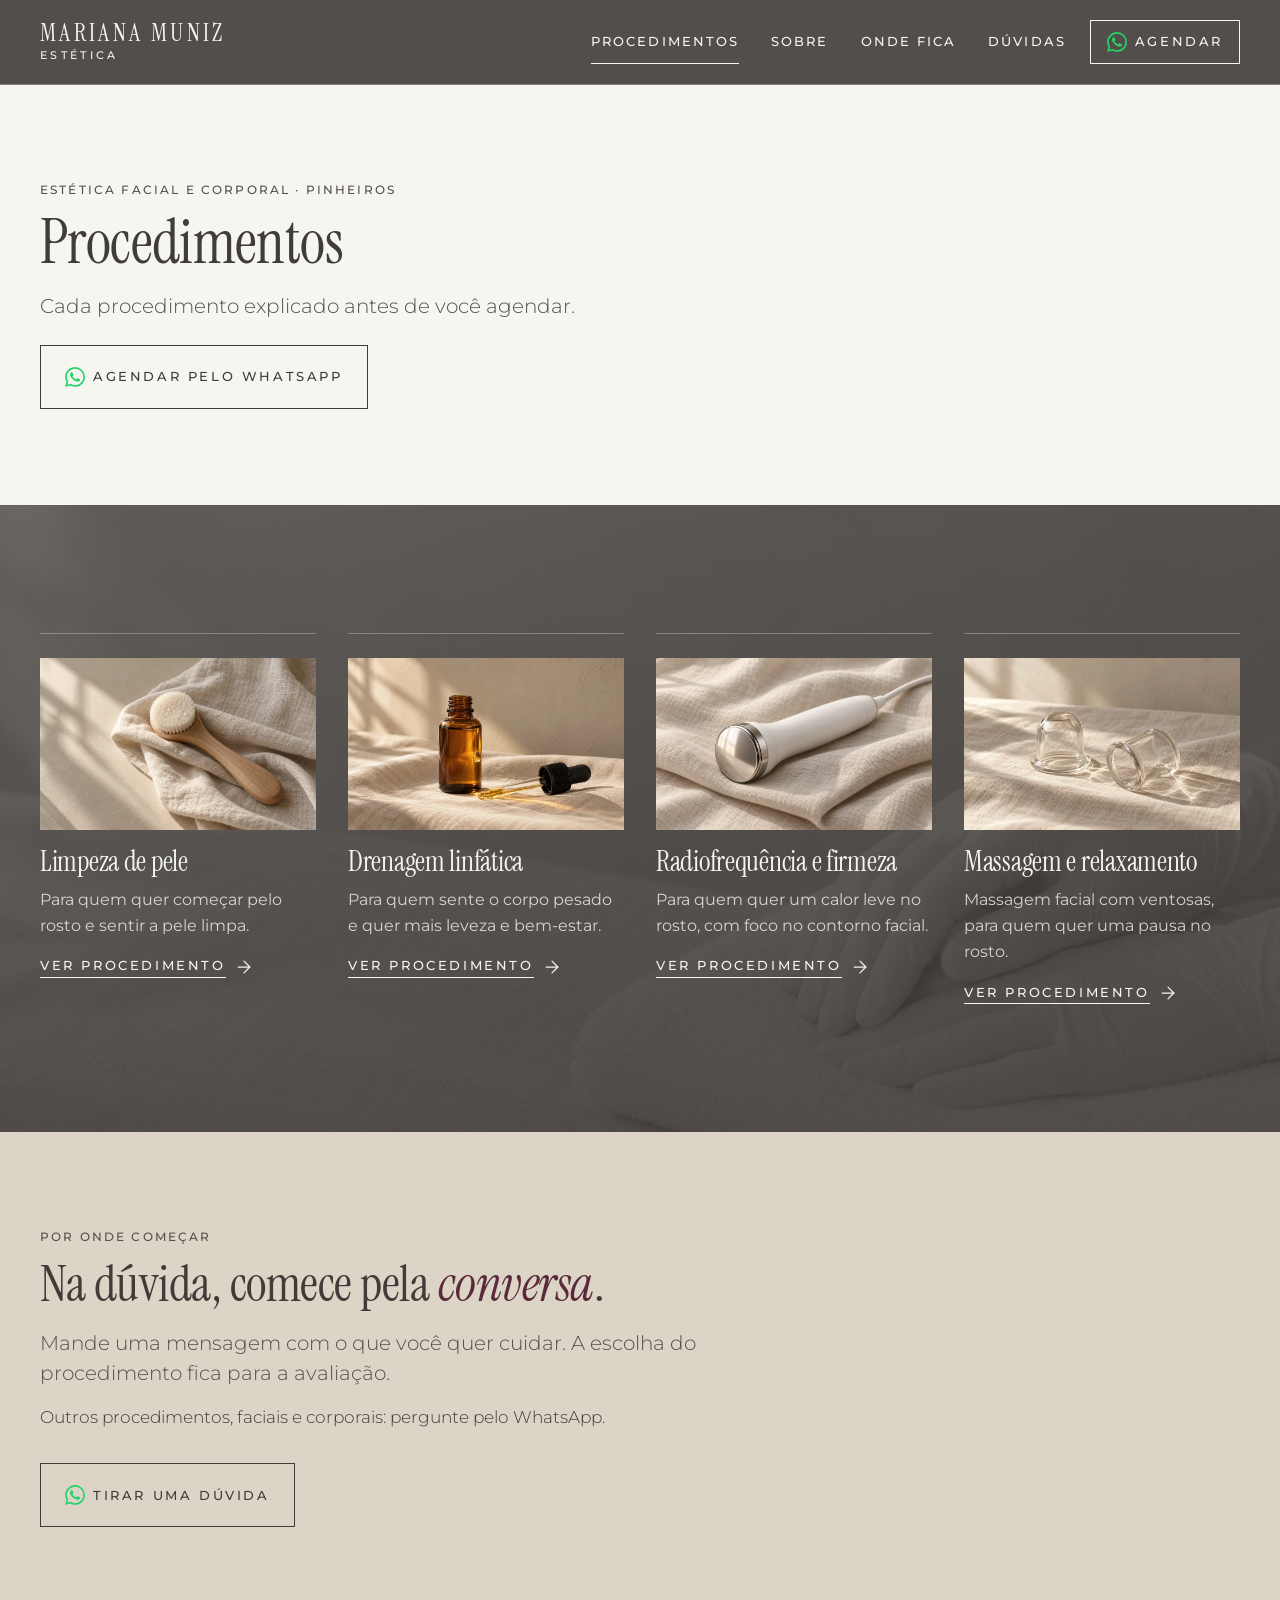
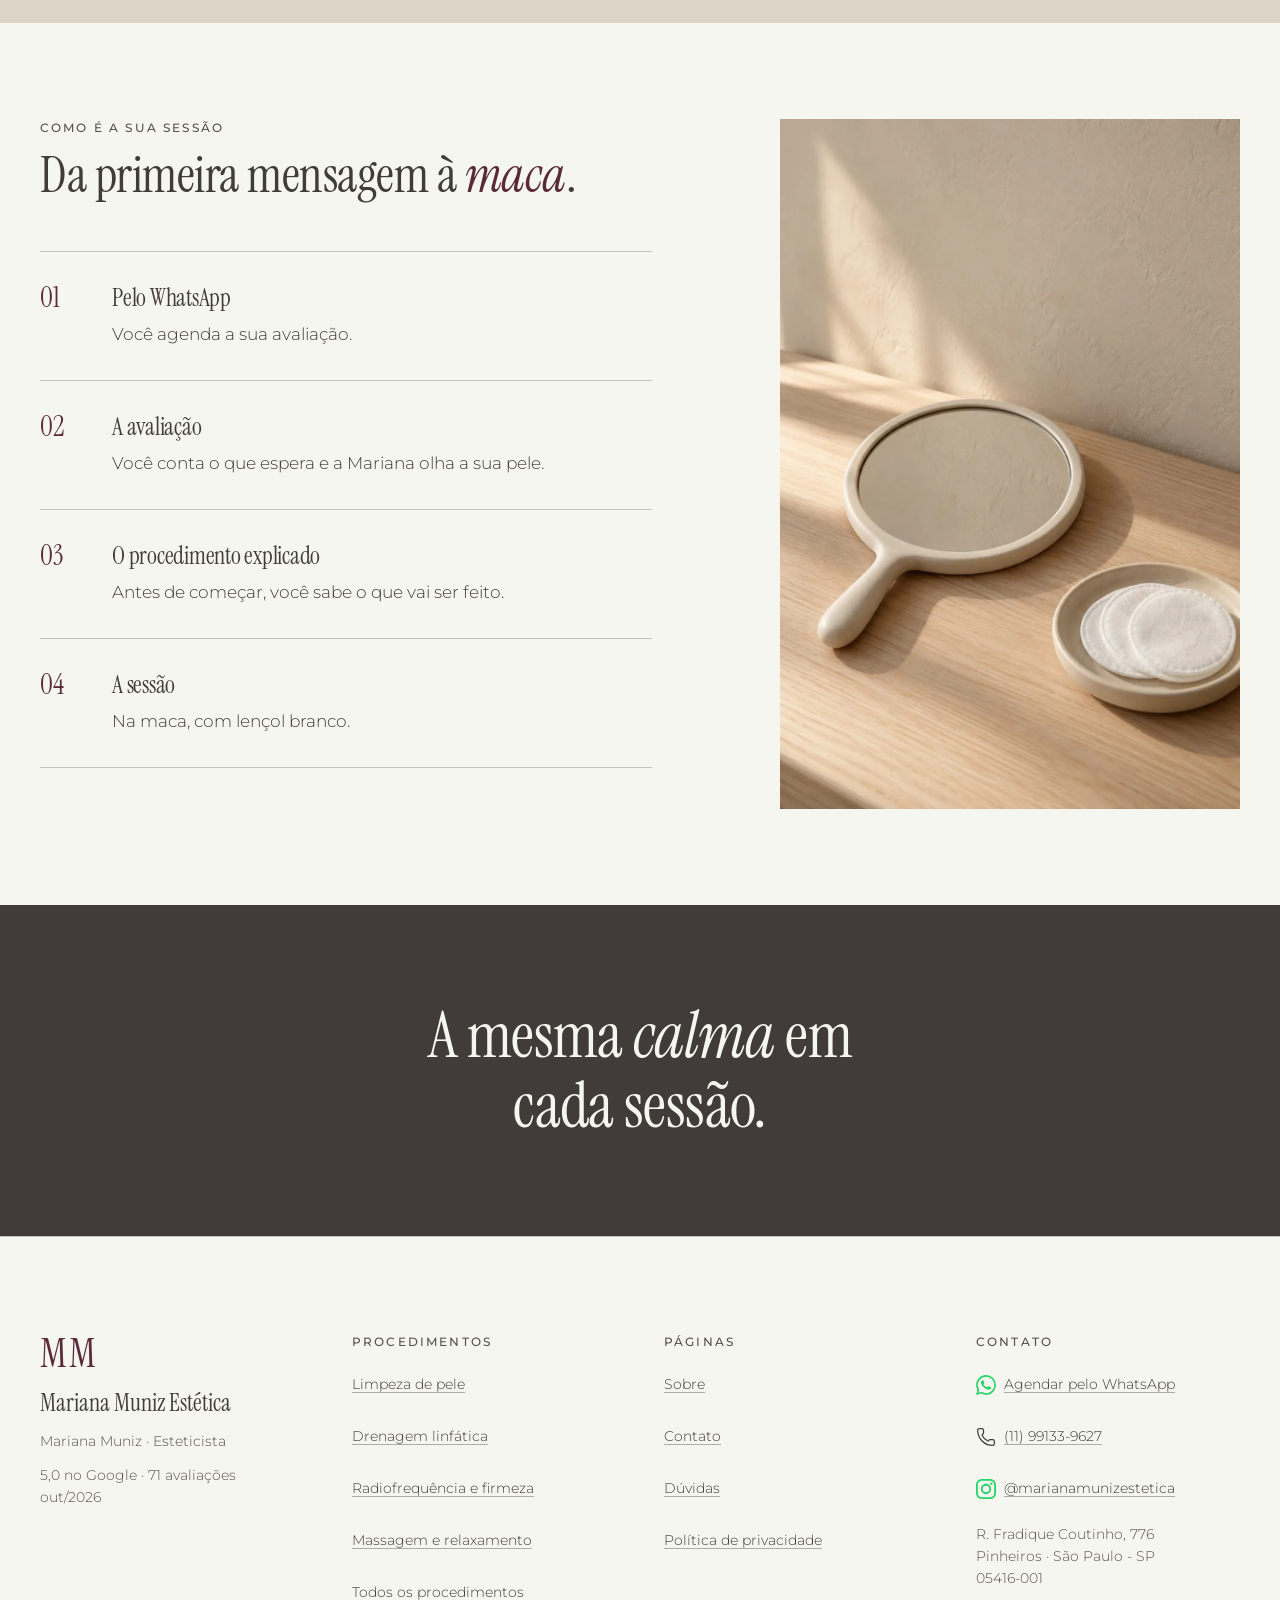
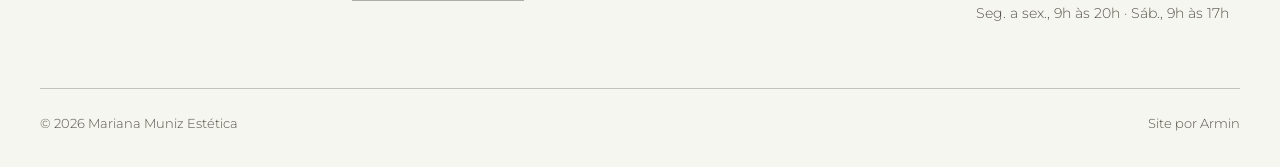
<file: procedimentos.html>
<!DOCTYPE html>
<!-- GERADO por _src/build.py a partir de _src/dados.py e _src/partes/. NÃO EDITE ESTE ARQUIVO: edite os dados e rode python3 _src/build.py -->
<html lang="pt-BR">
<head>
<meta charset="UTF-8">
<script>document.documentElement.classList.add('js')</script>
<meta name="viewport" content="width=device-width, initial-scale=1">
<!-- PRÉ-VENDA: não remover até o Armin fechar a venda -->
<meta name="robots" content="noindex, nofollow">
<title>Procedimentos de estética em Pinheiros · Mariana Muniz</title>
<meta name="description" content="Limpeza de pele, drenagem linfática, radiofrequência e massagem facial em Pinheiros, São Paulo: o que é cada procedimento e como é a sessão.">
<meta property="og:title" content="Procedimentos de estética em Pinheiros · Mariana Muniz">
<meta property="og:description" content="Limpeza de pele, drenagem linfática, radiofrequência e massagem facial em Pinheiros, São Paulo: o que é cada procedimento e como é a sessão.">
<meta property="og:type" content="website">
<meta property="og:locale" content="pt_BR">
<meta property="og:image" content="https://infomediamethods-sys.github.io/mariana-muniz-esteticista/assets/img/og-mariana.jpg">
<meta name="theme-color" content="#413C39">
<link rel="icon" href="data:image/svg+xml,%3Csvg%20xmlns%3D%22http%3A//www.w3.org/2000/svg%22%20viewBox%3D%220%200%2064%2064%22%3E%3Crect%20width%3D%2264%22%20height%3D%2264%22%20fill%3D%22%23413C39%22/%3E%3Ctext%20x%3D%2232%22%20y%3D%2242%22%20text-anchor%3D%22middle%22%20font-family%3D%22%27Instrument%20Serif%27%2CGeorgia%2Cserif%22%20font-size%3D%2228%22%20fill%3D%22%23F5F6EF%22%3EMM%3C/text%3E%3C/svg%3E">
<link rel="preconnect" href="https://fonts.googleapis.com">
<link rel="preconnect" href="https://fonts.gstatic.com" crossorigin>
<link href="https://fonts.googleapis.com/css2?family=Instrument+Serif:ital@0;1&amp;family=Montserrat:wght@300;500&amp;display=swap" rel="stylesheet">
<link rel="preload" as="image" type="image/webp" media="(max-width: 899px)" imagesrcset="assets/img/hub-pb-mobile-480.webp 480w, assets/img/hub-pb-mobile-960.webp 960w" imagesizes="100vw">
<link rel="preload" as="image" type="image/webp" media="(min-width: 900px)" imagesrcset="assets/img/hub-pb-960.webp 960w, assets/img/hub-pb-1600.webp 1600w" imagesizes="100vw">
<link rel="stylesheet" href="assets/css/base.css">
<link rel="stylesheet" href="assets/css/style.css">

</head>
<body class="pagina-interna">
<a class="pular-conteudo" href="#conteudo">Pular para o conteúdo</a>
<header data-header class="cabecalho">
  <div class="container cabecalho__linha">
    <a class="marca" href="index.html" aria-label="Mariana Muniz Estética, página inicial"><span class="marca__nome">Mariana Muniz</span><span class="marca__sub">Estética</span></a>
    <nav class="cabecalho__nav" aria-label="Páginas"><a href="procedimentos.html" aria-current="page">Procedimentos</a><a href="sobre.html">Sobre</a><a href="contato.html">Onde fica</a><a href="index.html#duvidas">Dúvidas</a></nav>
    <a class="botao cabecalho__botao" href="https://wa.me/5511991339627?text=Ol%C3%A1%21%20Vim%20pelo%20site%20e%20quero%20agendar%20uma%20avalia%C3%A7%C3%A3o." target="_blank" rel="noopener" data-origem="cabecalho" aria-label="Agendar pelo WhatsApp"><svg class="icone icone--linha icone--marca" width="20" height="20" fill="currentColor" aria-hidden="true" focusable="false" role="img" viewBox="0 0 24 24" xmlns="http://www.w3.org/2000/svg"><path d="M17.472 14.382c-.297-.149-1.758-.867-2.03-.967-.273-.099-.471-.148-.67.15-.197.297-.767.966-.94 1.164-.173.199-.347.223-.644.075-.297-.15-1.255-.463-2.39-1.475-.883-.788-1.48-1.761-1.653-2.059-.173-.297-.018-.458.13-.606.134-.133.298-.347.446-.52.149-.174.198-.298.298-.497.099-.198.05-.371-.025-.52-.075-.149-.669-1.612-.916-2.207-.242-.579-.487-.5-.669-.51-.173-.008-.371-.01-.57-.01-.198 0-.52.074-.792.372-.272.297-1.04 1.016-1.04 2.479 0 1.462 1.065 2.875 1.213 3.074.149.198 2.096 3.2 5.077 4.487.709.306 1.262.489 1.694.625.712.227 1.36.195 1.871.118.571-.085 1.758-.719 2.006-1.413.248-.694.248-1.289.173-1.413-.074-.124-.272-.198-.57-.347m-5.421 7.403h-.004a9.87 9.87 0 01-5.031-1.378l-.361-.214-3.741.982.998-3.648-.235-.374a9.86 9.86 0 01-1.51-5.26c.001-5.45 4.436-9.884 9.888-9.884 2.64 0 5.122 1.03 6.988 2.898a9.825 9.825 0 012.893 6.994c-.003 5.45-4.437 9.884-9.885 9.884m8.413-18.297A11.815 11.815 0 0012.05 0C5.495 0 .16 5.335.157 11.892c0 2.096.547 4.142 1.588 5.945L.057 24l6.305-1.654a11.882 11.882 0 005.683 1.448h.005c6.554 0 11.89-5.335 11.893-11.893a11.821 11.821 0 00-3.48-8.413Z"/></svg><span>Agendar</span></a>
  </div>
</header>

<main id="conteudo">
<section class="secao secao--claro heroi-curto" data-heroi><div class="container heroi-curto__grade"><div class="heroi-curto__texto"><p class="rotulo entra" style="--i:0"><span class="nowrap">Estética facial e corporal</span><span class="sep" aria-hidden="true"> · </span><span class="nowrap">Pinheiros</span></p><h1 class="entra" style="--i:1">Procedimentos</h1><p class="heroi__apoio entra" style="--i:2">Cada procedimento explicado antes de você agendar.</p><div class="heroi__acoes entra" style="--i:3"><a class="botao" href="https://wa.me/5511991339627?text=Ol%C3%A1%21%20Vim%20pelo%20site%20e%20quero%20agendar%20uma%20avalia%C3%A7%C3%A3o." target="_blank" rel="noopener" data-origem="geral"><svg class="icone icone--linha icone--marca" width="20" height="20" fill="currentColor" aria-hidden="true" focusable="false" role="img" viewBox="0 0 24 24" xmlns="http://www.w3.org/2000/svg"><path d="M17.472 14.382c-.297-.149-1.758-.867-2.03-.967-.273-.099-.471-.148-.67.15-.197.297-.767.966-.94 1.164-.173.199-.347.223-.644.075-.297-.15-1.255-.463-2.39-1.475-.883-.788-1.48-1.761-1.653-2.059-.173-.297-.018-.458.13-.606.134-.133.298-.347.446-.52.149-.174.198-.298.298-.497.099-.198.05-.371-.025-.52-.075-.149-.669-1.612-.916-2.207-.242-.579-.487-.5-.669-.51-.173-.008-.371-.01-.57-.01-.198 0-.52.074-.792.372-.272.297-1.04 1.016-1.04 2.479 0 1.462 1.065 2.875 1.213 3.074.149.198 2.096 3.2 5.077 4.487.709.306 1.262.489 1.694.625.712.227 1.36.195 1.871.118.571-.085 1.758-.719 2.006-1.413.248-.694.248-1.289.173-1.413-.074-.124-.272-.198-.57-.347m-5.421 7.403h-.004a9.87 9.87 0 01-5.031-1.378l-.361-.214-3.741.982.998-3.648-.235-.374a9.86 9.86 0 01-1.51-5.26c.001-5.45 4.436-9.884 9.888-9.884 2.64 0 5.122 1.03 6.988 2.898a9.825 9.825 0 012.893 6.994c-.003 5.45-4.437 9.884-9.885 9.884m8.413-18.297A11.815 11.815 0 0012.05 0C5.495 0 .16 5.335.157 11.892c0 2.096.547 4.142 1.588 5.945L.057 24l6.305-1.654a11.882 11.882 0 005.683 1.448h.005c6.554 0 11.89-5.335 11.893-11.893a11.821 11.821 0 00-3.48-8.413Z"/></svg><span>Agendar pelo WhatsApp</span></a></div></div></div></section>
<section class="hub" id="lista"><div class="hub__fundo"><div class="midia proporcao-16-9 hub__midia"><picture><source type="image/webp" media="(max-width: 899px)" srcset="assets/img/hub-pb-mobile-480.webp 480w, assets/img/hub-pb-mobile-960.webp 960w" sizes="100vw"><source type="image/webp" srcset="assets/img/hub-pb-960.webp 960w, assets/img/hub-pb-1600.webp 1600w" sizes="100vw"><img src="assets/img/hub-pb-960.jpg" width="960" height="540" alt="" decoding="async" fetchpriority="high"></picture></div></div><div class="container hub__conteudo"><ul class="grade grade--4" role="list"><li class="revelar"><a class="card card--sobre-foto" href="procedimentos-limpeza-de-pele.html" aria-label="Ver procedimento: Limpeza de pele"><div class="midia proporcao-16-10 card__midia"><picture><source type="image/webp" media="(max-width: 899px)" srcset="assets/img/porta-limpeza-de-pele-480.webp 480w, assets/img/porta-limpeza-de-pele-960.webp 960w" sizes="100vw"><source type="image/webp" srcset="assets/img/porta-limpeza-de-pele-960.webp 960w, assets/img/porta-limpeza-de-pele-1600.webp 1600w" sizes="(min-width: 900px) 25vw, 100vw"><img src="assets/img/porta-limpeza-de-pele-960.jpg" width="960" height="600" alt="Escova facial de cerdas macias e cabo de madeira sobre linho" decoding="async" ></picture></div><div class="card__corpo"><h3 class="card__titulo">Limpeza de pele</h3><p class="card__texto">Para quem quer começar pelo rosto e sentir a pele limpa.</p><span class="card__acao"><span>Ver procedimento</span><svg aria-hidden="true" focusable="false" class="icone icone--linha icone--arrow-right" xmlns="http://www.w3.org/2000/svg" width="20" height="20" viewBox="0 0 24 24" fill="none" stroke="currentColor" stroke-width="1.5" stroke-linecap="round" stroke-linejoin="round" ><path d="M5 12h14" /><path d="m12 5 7 7-7 7" /></svg></span></div></a></li><li class="revelar"><a class="card card--sobre-foto" href="procedimentos-drenagem-linfatica.html" aria-label="Ver procedimento: Drenagem linfática"><div class="midia proporcao-16-10 card__midia"><picture><source type="image/webp" media="(max-width: 899px)" srcset="assets/img/porta-drenagem-linfatica-480.webp 480w, assets/img/porta-drenagem-linfatica-960.webp 960w" sizes="100vw"><source type="image/webp" srcset="assets/img/porta-drenagem-linfatica-960.webp 960w, assets/img/porta-drenagem-linfatica-1600.webp 1600w" sizes="(min-width: 900px) 25vw, 100vw"><img src="assets/img/porta-drenagem-linfatica-960.jpg" width="960" height="600" alt="Frasco âmbar sem rótulo com uma gota escorrendo" decoding="async" ></picture></div><div class="card__corpo"><h3 class="card__titulo">Drenagem linfática</h3><p class="card__texto">Para quem sente o corpo pesado e quer mais leveza e bem-estar.</p><span class="card__acao"><span>Ver procedimento</span><svg aria-hidden="true" focusable="false" class="icone icone--linha icone--arrow-right" xmlns="http://www.w3.org/2000/svg" width="20" height="20" viewBox="0 0 24 24" fill="none" stroke="currentColor" stroke-width="1.5" stroke-linecap="round" stroke-linejoin="round" ><path d="M5 12h14" /><path d="m12 5 7 7-7 7" /></svg></span></div></a></li><li class="revelar"><a class="card card--sobre-foto" href="procedimentos-radiofrequencia-e-flacidez.html" aria-label="Ver procedimento: Radiofrequência e firmeza"><div class="midia proporcao-16-10 card__midia"><picture><source type="image/webp" media="(max-width: 899px)" srcset="assets/img/porta-radiofrequencia-e-flacidez-480.webp 480w, assets/img/porta-radiofrequencia-e-flacidez-960.webp 960w" sizes="100vw"><source type="image/webp" srcset="assets/img/porta-radiofrequencia-e-flacidez-960.webp 960w, assets/img/porta-radiofrequencia-e-flacidez-1600.webp 1600w" sizes="(min-width: 900px) 25vw, 100vw"><img src="assets/img/porta-radiofrequencia-e-flacidez-960.jpg" width="960" height="600" alt="Ponteira de cabo branco e cabeça de aço sobre linho" decoding="async" loading="lazy"></picture></div><div class="card__corpo"><h3 class="card__titulo">Radiofrequência e firmeza</h3><p class="card__texto">Para quem quer um calor leve no rosto, com foco no contorno facial.</p><span class="card__acao"><span>Ver procedimento</span><svg aria-hidden="true" focusable="false" class="icone icone--linha icone--arrow-right" xmlns="http://www.w3.org/2000/svg" width="20" height="20" viewBox="0 0 24 24" fill="none" stroke="currentColor" stroke-width="1.5" stroke-linecap="round" stroke-linejoin="round" ><path d="M5 12h14" /><path d="m12 5 7 7-7 7" /></svg></span></div></a></li><li class="revelar"><a class="card card--sobre-foto" href="procedimentos-massagem-e-relaxamento.html" aria-label="Ver procedimento: Massagem e relaxamento"><div class="midia proporcao-16-10 card__midia"><picture><source type="image/webp" media="(max-width: 899px)" srcset="assets/img/porta-massagem-e-relaxamento-480.webp 480w, assets/img/porta-massagem-e-relaxamento-960.webp 960w" sizes="100vw"><source type="image/webp" srcset="assets/img/porta-massagem-e-relaxamento-960.webp 960w, assets/img/porta-massagem-e-relaxamento-1600.webp 1600w" sizes="(min-width: 900px) 25vw, 100vw"><img src="assets/img/porta-massagem-e-relaxamento-960.jpg" width="960" height="600" alt="Duas ventosas faciais de vidro sobre linho" decoding="async" loading="lazy"></picture></div><div class="card__corpo"><h3 class="card__titulo">Massagem e relaxamento</h3><p class="card__texto">Massagem facial com ventosas, para quem quer uma pausa no rosto.</p><span class="card__acao"><span>Ver procedimento</span><svg aria-hidden="true" focusable="false" class="icone icone--linha icone--arrow-right" xmlns="http://www.w3.org/2000/svg" width="20" height="20" viewBox="0 0 24 24" fill="none" stroke="currentColor" stroke-width="1.5" stroke-linecap="round" stroke-linejoin="round" ><path d="M5 12h14" /><path d="m12 5 7 7-7 7" /></svg></span></div></a></li></ul></div></section>
<section class="secao secao--claro-2 nao-achou" id="por-onde-comecar"><div class="container container--texto"><div class="cabeca revelar"><p class="rotulo">Por onde começar</p><h2>Na dúvida, comece pela <em>conversa</em>.</h2><p class="apoio">Mande uma mensagem com o que você quer cuidar. A escolha do procedimento fica para a avaliação.</p></div><p class="nao-achou__nota revelar">Outros procedimentos, faciais e corporais: pergunte pelo WhatsApp.</p><div class="revelar"><a class="botao" href="https://wa.me/5511991339627?text=Ol%C3%A1%21%20Vim%20pelo%20site.%20Queria%20uma%20orienta%C3%A7%C3%A3o%20sobre%20qual%20procedimento%20%C3%A9%20para%20mim." target="_blank" rel="noopener" data-origem="hub"><svg class="icone icone--linha icone--marca" width="20" height="20" fill="currentColor" aria-hidden="true" focusable="false" role="img" viewBox="0 0 24 24" xmlns="http://www.w3.org/2000/svg"><path d="M17.472 14.382c-.297-.149-1.758-.867-2.03-.967-.273-.099-.471-.148-.67.15-.197.297-.767.966-.94 1.164-.173.199-.347.223-.644.075-.297-.15-1.255-.463-2.39-1.475-.883-.788-1.48-1.761-1.653-2.059-.173-.297-.018-.458.13-.606.134-.133.298-.347.446-.52.149-.174.198-.298.298-.497.099-.198.05-.371-.025-.52-.075-.149-.669-1.612-.916-2.207-.242-.579-.487-.5-.669-.51-.173-.008-.371-.01-.57-.01-.198 0-.52.074-.792.372-.272.297-1.04 1.016-1.04 2.479 0 1.462 1.065 2.875 1.213 3.074.149.198 2.096 3.2 5.077 4.487.709.306 1.262.489 1.694.625.712.227 1.36.195 1.871.118.571-.085 1.758-.719 2.006-1.413.248-.694.248-1.289.173-1.413-.074-.124-.272-.198-.57-.347m-5.421 7.403h-.004a9.87 9.87 0 01-5.031-1.378l-.361-.214-3.741.982.998-3.648-.235-.374a9.86 9.86 0 01-1.51-5.26c.001-5.45 4.436-9.884 9.888-9.884 2.64 0 5.122 1.03 6.988 2.898a9.825 9.825 0 012.893 6.994c-.003 5.45-4.437 9.884-9.885 9.884m8.413-18.297A11.815 11.815 0 0012.05 0C5.495 0 .16 5.335.157 11.892c0 2.096.547 4.142 1.588 5.945L.057 24l6.305-1.654a11.882 11.882 0 005.683 1.448h.005c6.554 0 11.89-5.335 11.893-11.893a11.821 11.821 0 00-3.48-8.413Z"/></svg><span>Tirar uma dúvida</span></a></div></div></section>
<section class="secao secao--claro sessao" id="como-e-a-sessao"><div class="container sessao__grade"><div class="sessao__texto"><div class="cabeca revelar"><p class="rotulo">Como é a sua sessão</p><h2>Da primeira mensagem à <em>maca</em>.</h2></div><ol class="passos passos--seq" role="list"><li class="passo" style="--i:0"><span class="passo__numero">01</span><div><h3 class="passo__titulo">Pelo WhatsApp</h3><p>Você agenda a sua avaliação.</p></div></li><li class="passo" style="--i:1"><span class="passo__numero">02</span><div><h3 class="passo__titulo">A avaliação</h3><p>Você conta o que espera e a Mariana olha a sua pele.</p></div></li><li class="passo" style="--i:2"><span class="passo__numero">03</span><div><h3 class="passo__titulo">O procedimento explicado</h3><p>Antes de começar, você sabe o que vai ser feito.</p></div></li><li class="passo" style="--i:3"><span class="passo__numero">04</span><div><h3 class="passo__titulo">A sessão</h3><p>Na maca, com lençol branco.</p></div></li></ol></div><div class="sessao__fotos revelar"><div class="midia proporcao-2-3 sessao__midia ativo"><picture><source type="image/webp" media="(max-width: 899px)" srcset="assets/img/sessao-2-480.webp 480w, assets/img/sessao-2-960.webp 960w" sizes="100vw"><source type="image/webp" srcset="assets/img/sessao-2-960.webp 960w" sizes="(min-width: 900px) 40vw, 100vw"><img src="assets/img/sessao-2-960.jpg" width="960" height="1440" alt="Espelho de mão com moldura de cerâmica e discos de algodão num pires" decoding="async" loading="lazy"></picture></div></div></div></section>
<section class="secao secao--escuro frase"><div class="container"><h2 class="frase__texto revelar">A mesma <em>calma</em> em cada sessão.</h2></div></section>
</main>
<footer class="rodape">
  <div class="container">
    <div class="rodape__grade">
      <div class="rodape__id">
        <p class="rodape__monograma" aria-hidden="true">MM</p>
        <p class="rodape__nome">Mariana Muniz Estética</p>
        <p class="rodape__texto"><span class="nowrap">Mariana Muniz</span><span class="sep" aria-hidden="true"> · </span><span class="nowrap">Esteticista</span></p>
        <p class="rodape__texto"><span class="nowrap">5,0 no Google</span><span class="sep" aria-hidden="true"> · </span><span class="nowrap">71 avaliações</span><span class="sep" aria-hidden="true"> · </span><span class="nowrap">out/2026</span></p>
      </div>
      <div><p class="rotulo">Procedimentos</p><ul class="rodape__lista" role="list"><li><a href="procedimentos-limpeza-de-pele.html">Limpeza de pele</a></li><li><a href="procedimentos-drenagem-linfatica.html">Drenagem linfática</a></li><li><a href="procedimentos-radiofrequencia-e-flacidez.html">Radiofrequência e firmeza</a></li><li><a href="procedimentos-massagem-e-relaxamento.html">Massagem e relaxamento</a></li><li><a href="procedimentos.html">Todos os procedimentos</a></li></ul></div>
      <div><p class="rotulo">Páginas</p><ul class="rodape__lista" role="list"><li><a href="sobre.html">Sobre</a></li><li><a href="contato.html">Contato</a></li><li><a href="index.html#duvidas">Dúvidas</a></li><li><a href="politica-de-privacidade.html">Política de privacidade</a></li></ul></div>
      <div><p class="rotulo">Contato</p>
        <ul class="rodape__lista" role="list">
          <li><a href="https://wa.me/5511991339627?text=Ol%C3%A1%21%20Vim%20pelo%20site%20e%20quero%20agendar%20uma%20avalia%C3%A7%C3%A3o." target="_blank" rel="noopener" data-origem="rodape"><svg class="icone icone--linha icone--marca" width="20" height="20" fill="currentColor" aria-hidden="true" focusable="false" role="img" viewBox="0 0 24 24" xmlns="http://www.w3.org/2000/svg"><path d="M17.472 14.382c-.297-.149-1.758-.867-2.03-.967-.273-.099-.471-.148-.67.15-.197.297-.767.966-.94 1.164-.173.199-.347.223-.644.075-.297-.15-1.255-.463-2.39-1.475-.883-.788-1.48-1.761-1.653-2.059-.173-.297-.018-.458.13-.606.134-.133.298-.347.446-.52.149-.174.198-.298.298-.497.099-.198.05-.371-.025-.52-.075-.149-.669-1.612-.916-2.207-.242-.579-.487-.5-.669-.51-.173-.008-.371-.01-.57-.01-.198 0-.52.074-.792.372-.272.297-1.04 1.016-1.04 2.479 0 1.462 1.065 2.875 1.213 3.074.149.198 2.096 3.2 5.077 4.487.709.306 1.262.489 1.694.625.712.227 1.36.195 1.871.118.571-.085 1.758-.719 2.006-1.413.248-.694.248-1.289.173-1.413-.074-.124-.272-.198-.57-.347m-5.421 7.403h-.004a9.87 9.87 0 01-5.031-1.378l-.361-.214-3.741.982.998-3.648-.235-.374a9.86 9.86 0 01-1.51-5.26c.001-5.45 4.436-9.884 9.888-9.884 2.64 0 5.122 1.03 6.988 2.898a9.825 9.825 0 012.893 6.994c-.003 5.45-4.437 9.884-9.885 9.884m8.413-18.297A11.815 11.815 0 0012.05 0C5.495 0 .16 5.335.157 11.892c0 2.096.547 4.142 1.588 5.945L.057 24l6.305-1.654a11.882 11.882 0 005.683 1.448h.005c6.554 0 11.89-5.335 11.893-11.893a11.821 11.821 0 00-3.48-8.413Z"/></svg><span>Agendar pelo WhatsApp</span></a></li>
          <li><a href="tel:+5511991339627"><svg aria-hidden="true" focusable="false" class="icone icone--linha icone--phone" xmlns="http://www.w3.org/2000/svg" width="20" height="20" viewBox="0 0 24 24" fill="none" stroke="currentColor" stroke-width="1.5" stroke-linecap="round" stroke-linejoin="round" ><path d="M13.832 16.568a1 1 0 0 0 1.213-.303l.355-.465A2 2 0 0 1 17 15h3a2 2 0 0 1 2 2v3a2 2 0 0 1-2 2A18 18 0 0 1 2 4a2 2 0 0 1 2-2h3a2 2 0 0 1 2 2v3a2 2 0 0 1-.8 1.6l-.468.351a1 1 0 0 0-.292 1.233 14 14 0 0 0 6.392 6.384" /></svg><span>(11) 99133-9627</span></a></li>
          <li><a href="https://www.instagram.com/marianamunizestetica/" target="_blank" rel="noopener"><svg class="icone icone--linha icone--marca" width="20" height="20" fill="currentColor" aria-hidden="true" focusable="false" role="img" viewBox="0 0 24 24" xmlns="http://www.w3.org/2000/svg"><path d="M7.0301.084c-1.2768.0602-2.1487.264-2.911.5634-.7888.3075-1.4575.72-2.1228 1.3877-.6652.6677-1.075 1.3368-1.3802 2.127-.2954.7638-.4956 1.6365-.552 2.914-.0564 1.2775-.0689 1.6882-.0626 4.947.0062 3.2586.0206 3.6671.0825 4.9473.061 1.2765.264 2.1482.5635 2.9107.308.7889.72 1.4573 1.388 2.1228.6679.6655 1.3365 1.0743 2.1285 1.38.7632.295 1.6361.4961 2.9134.552 1.2773.056 1.6884.069 4.9462.0627 3.2578-.0062 3.668-.0207 4.9478-.0814 1.28-.0607 2.147-.2652 2.9098-.5633.7889-.3086 1.4578-.72 2.1228-1.3881.665-.6682 1.0745-1.3378 1.3795-2.1284.2957-.7632.4966-1.636.552-2.9124.056-1.2809.0692-1.6898.063-4.948-.0063-3.2583-.021-3.6668-.0817-4.9465-.0607-1.2797-.264-2.1487-.5633-2.9117-.3084-.7889-.72-1.4568-1.3876-2.1228C21.2982 1.33 20.628.9208 19.8378.6165 19.074.321 18.2017.1197 16.9244.0645 15.6471.0093 15.236-.005 11.977.0014 8.718.0076 8.31.0215 7.0301.0839m.1402 21.6932c-1.17-.0509-1.8053-.2453-2.2287-.408-.5606-.216-.96-.4771-1.3819-.895-.422-.4178-.6811-.8186-.9-1.378-.1644-.4234-.3624-1.058-.4171-2.228-.0595-1.2645-.072-1.6442-.079-4.848-.007-3.2037.0053-3.583.0607-4.848.05-1.169.2456-1.805.408-2.2282.216-.5613.4762-.96.895-1.3816.4188-.4217.8184-.6814 1.3783-.9003.423-.1651 1.0575-.3614 2.227-.4171 1.2655-.06 1.6447-.072 4.848-.079 3.2033-.007 3.5835.005 4.8495.0608 1.169.0508 1.8053.2445 2.228.408.5608.216.96.4754 1.3816.895.4217.4194.6816.8176.9005 1.3787.1653.4217.3617 1.056.4169 2.2263.0602 1.2655.0739 1.645.0796 4.848.0058 3.203-.0055 3.5834-.061 4.848-.051 1.17-.245 1.8055-.408 2.2294-.216.5604-.4763.96-.8954 1.3814-.419.4215-.8181.6811-1.3783.9-.4224.1649-1.0577.3617-2.2262.4174-1.2656.0595-1.6448.072-4.8493.079-3.2045.007-3.5825-.006-4.848-.0608M16.953 5.5864A1.44 1.44 0 1 0 18.39 4.144a1.44 1.44 0 0 0-1.437 1.4424M5.8385 12.012c.0067 3.4032 2.7706 6.1557 6.173 6.1493 3.4026-.0065 6.157-2.7701 6.1506-6.1733-.0065-3.4032-2.771-6.1565-6.174-6.1498-3.403.0067-6.156 2.771-6.1496 6.1738M8 12.0077a4 4 0 1 1 4.008 3.9921A3.9996 3.9996 0 0 1 8 12.0077"/></svg><span>@marianamunizestetica</span></a></li>
        </ul>
        <address class="rodape__texto">R. Fradique Coutinho, 776<br>Pinheiros · São Paulo - SP<br>05416-001</address>
        <p class="rodape__texto"><span class="nowrap">Seg. a sex., 9h às 20h</span><span class="sep" aria-hidden="true"> · </span><span class="nowrap">Sáb., 9h às 17h</span></p>
      </div>
    </div>
    <div class="rodape__base">
      <p>© 2026 Mariana Muniz Estética</p>
      <p>Site por Armin</p>
    </div>
  </div>
</footer>

<script src="assets/js/lenis.min.js" defer></script>
<script src="assets/js/main.js" defer></script>
<script src="assets/js/movimento.js" defer></script>
</body>
</html>
</file>
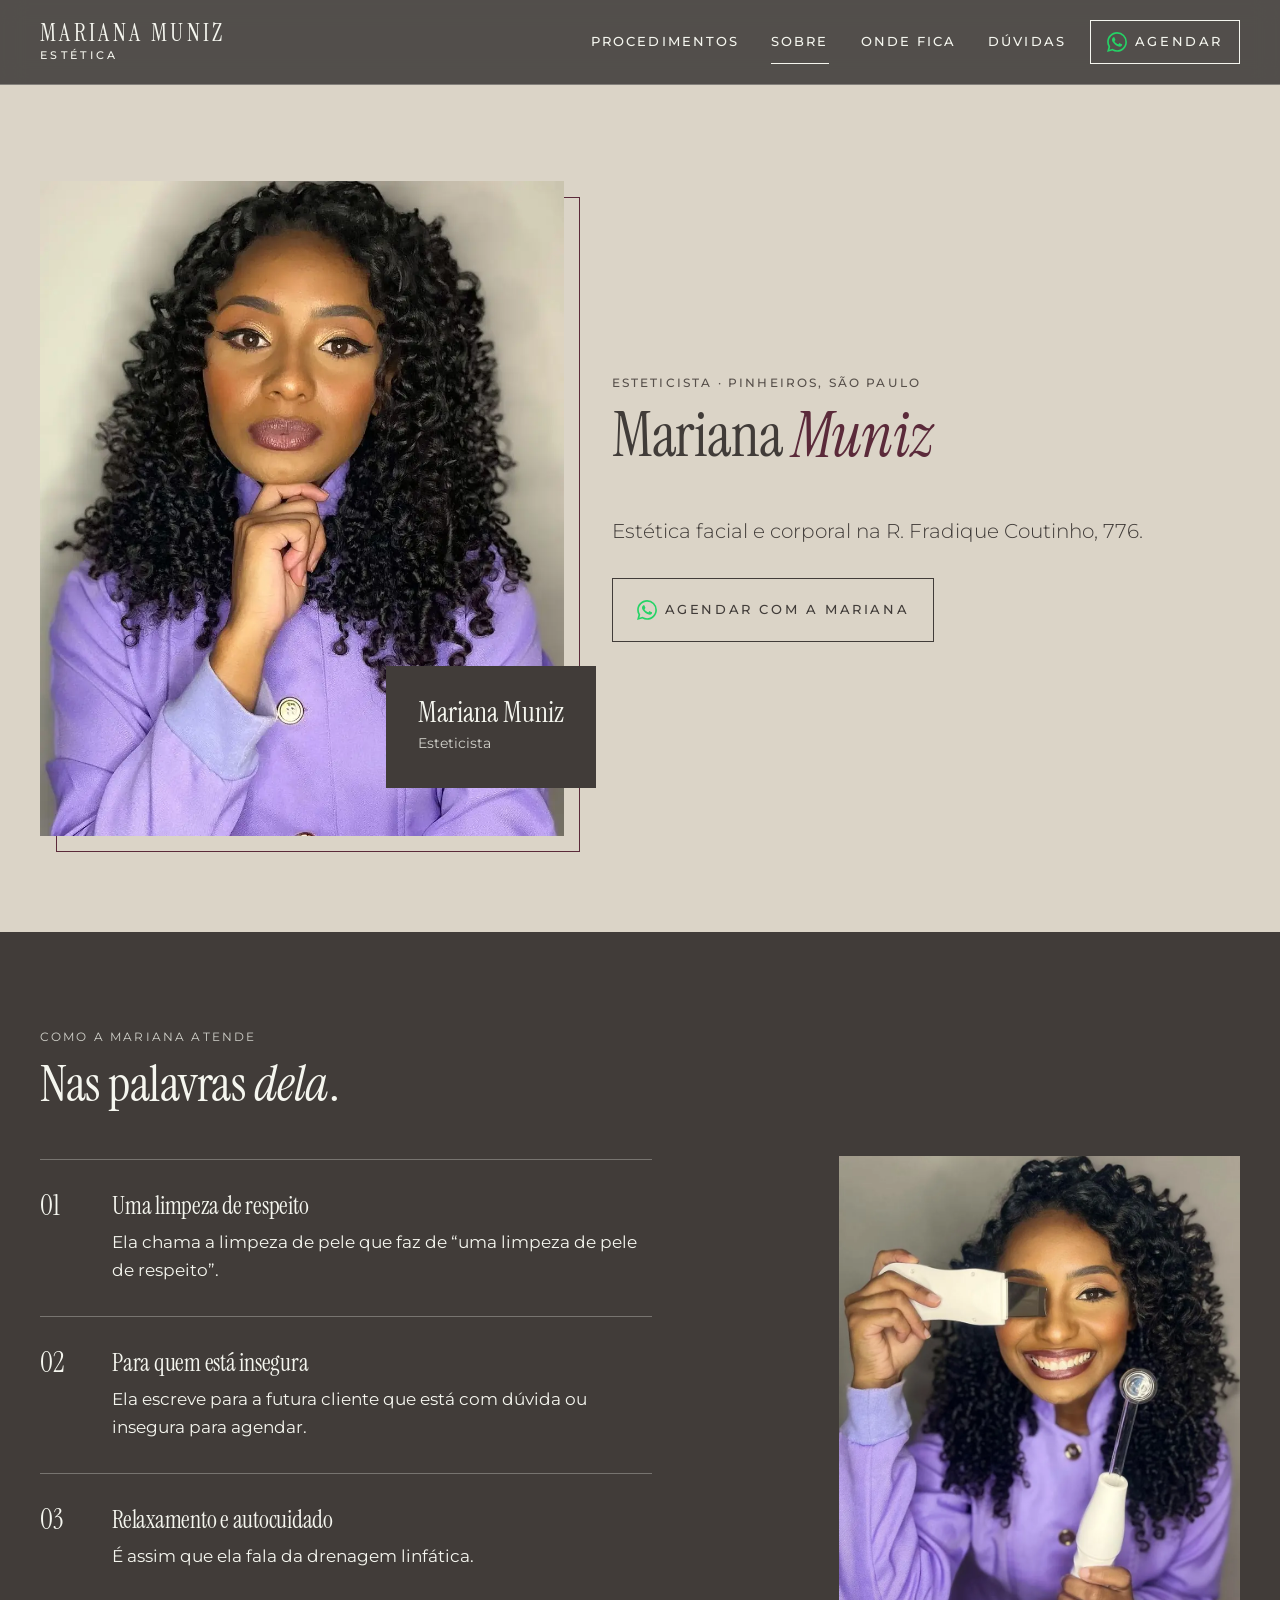
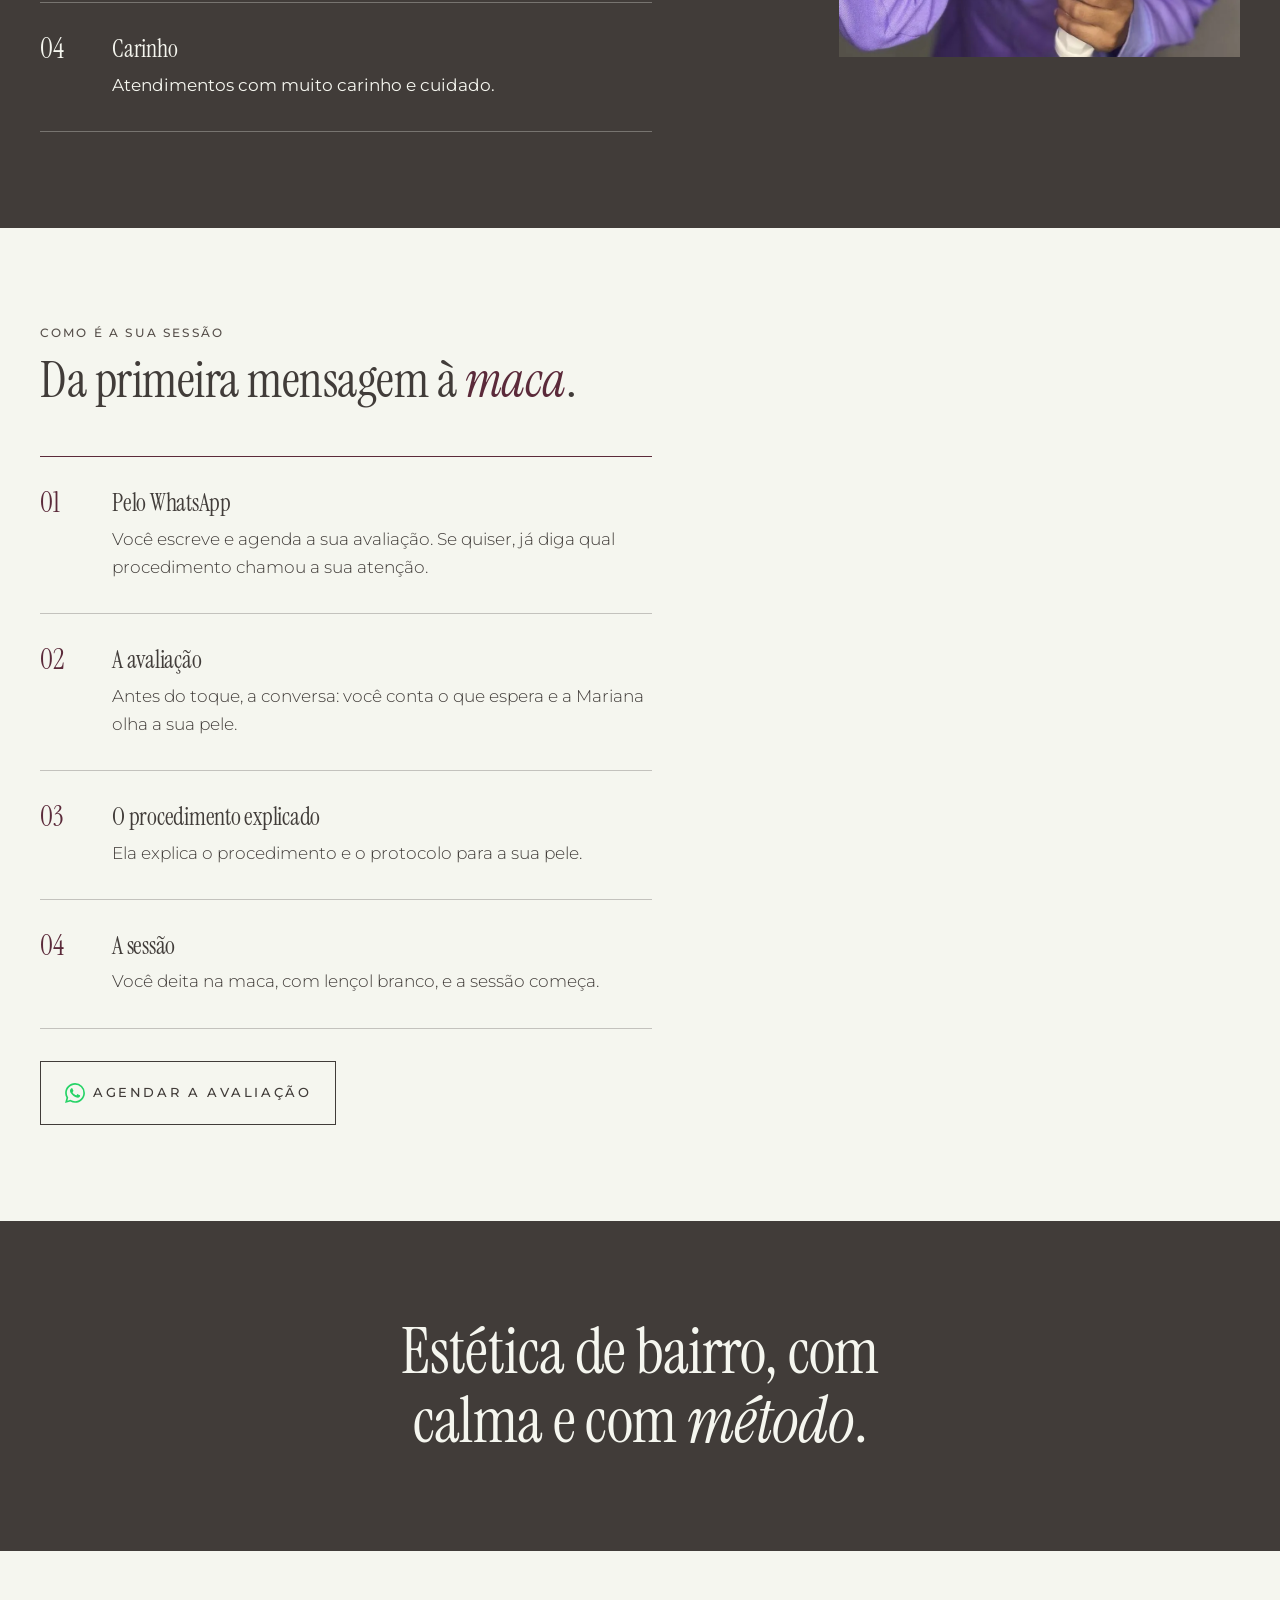
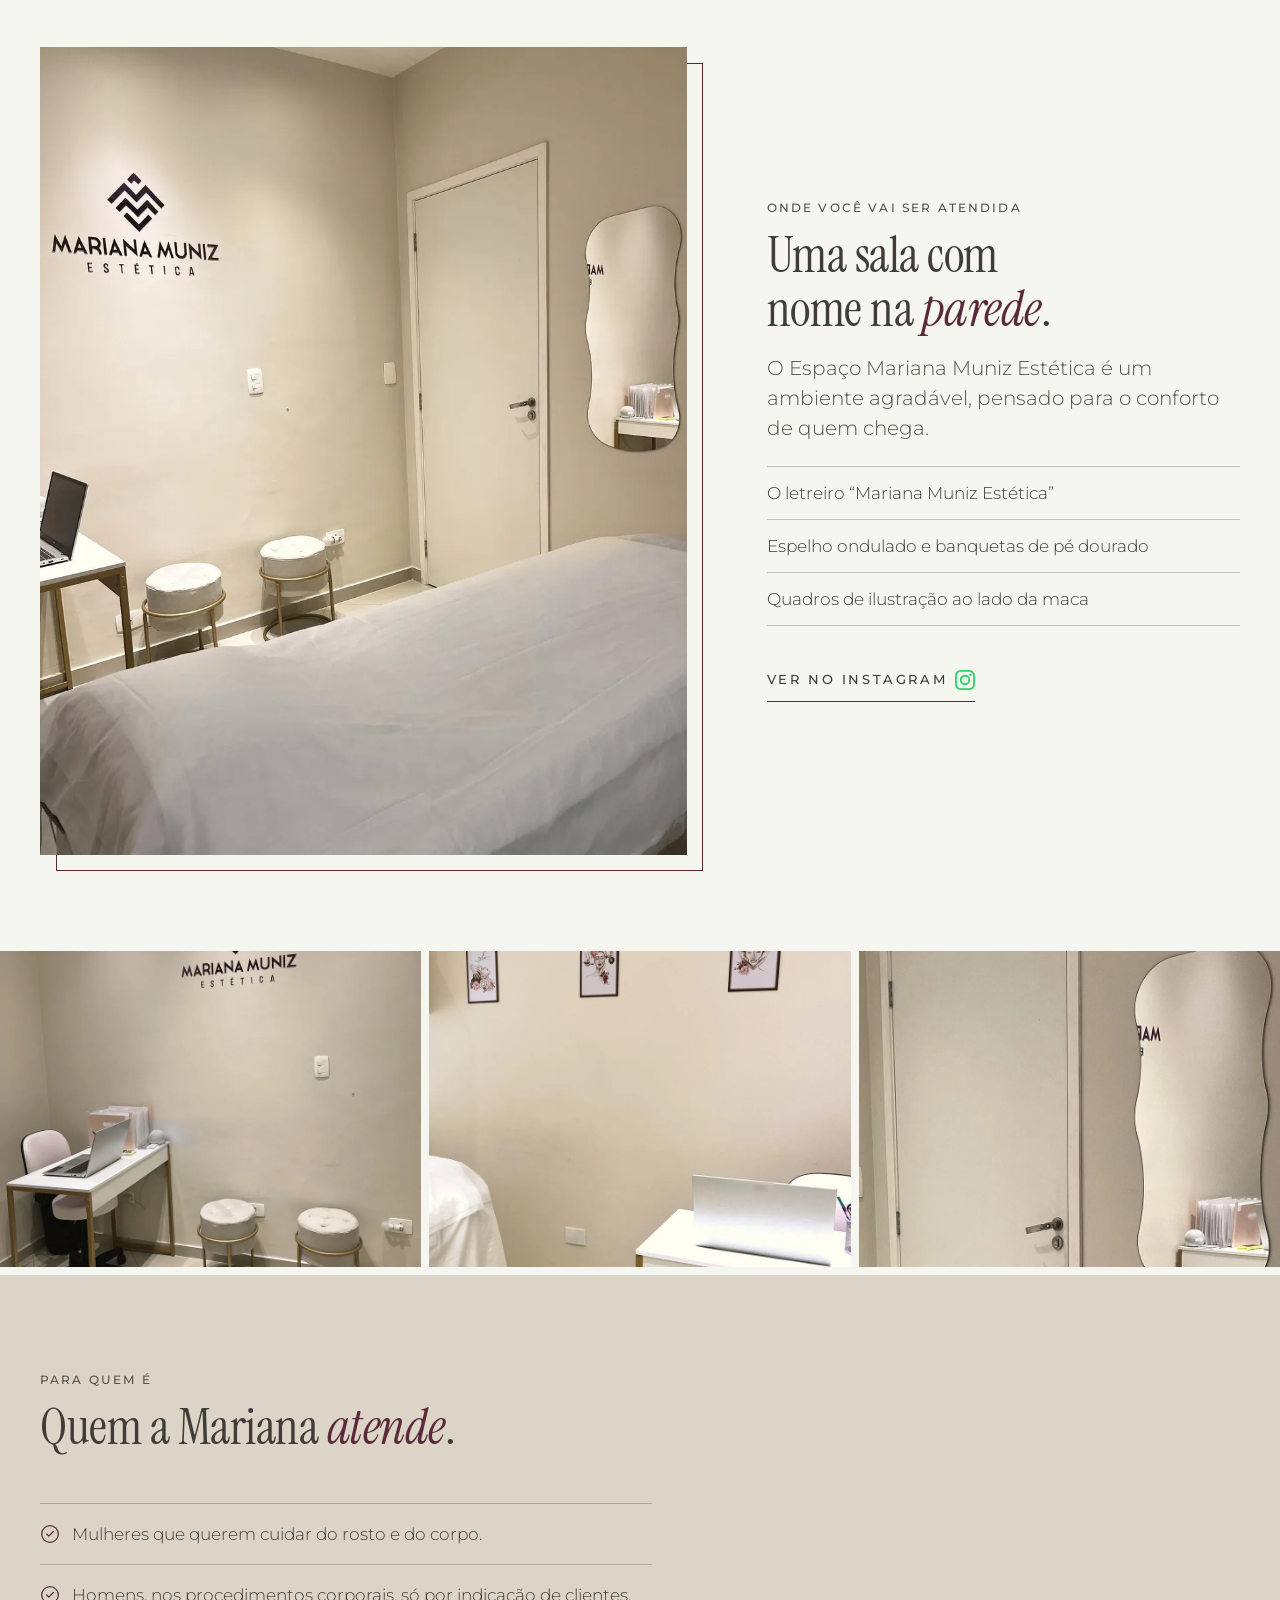
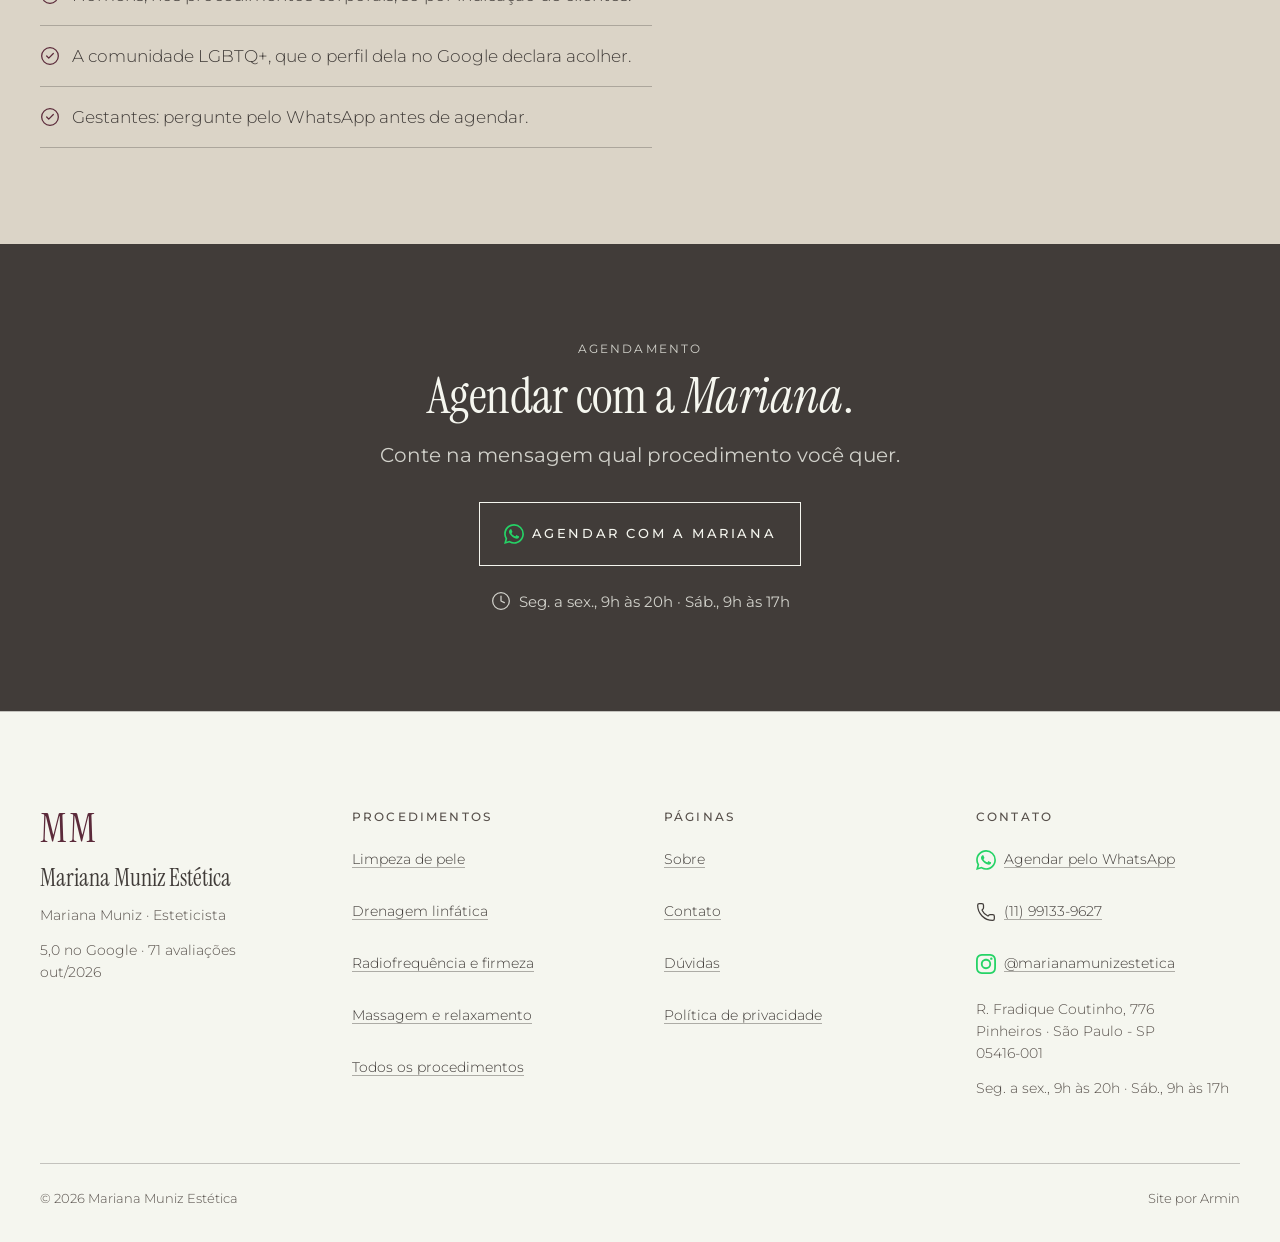
<file: sobre.html>
<!DOCTYPE html>
<!-- GERADO por _src/build.py a partir de _src/dados.py e _src/partes/. NÃO EDITE ESTE ARQUIVO: edite os dados e rode python3 _src/build.py -->
<html lang="pt-BR">
<head>
<meta charset="UTF-8">
<script>document.documentElement.classList.add('js')</script>
<meta name="viewport" content="width=device-width, initial-scale=1">
<!-- PRÉ-VENDA: não remover até o Armin fechar a venda -->
<meta name="robots" content="noindex, nofollow">
<title>Mariana Muniz, esteticista em Pinheiros</title>
<meta name="description" content="Mariana Muniz, esteticista em Pinheiros, São Paulo: como ela atende, como é a sessão e a sala na R. Fradique Coutinho, 776.">
<meta property="og:title" content="Mariana Muniz, esteticista em Pinheiros">
<meta property="og:description" content="Mariana Muniz, esteticista em Pinheiros, São Paulo: como ela atende, como é a sessão e a sala na R. Fradique Coutinho, 776.">
<meta property="og:type" content="website">
<meta property="og:locale" content="pt_BR">
<meta property="og:image" content="https://infomediamethods-sys.github.io/mariana-muniz-esteticista/assets/img/og-mariana.jpg">
<meta name="theme-color" content="#413C39">
<link rel="icon" href="data:image/svg+xml,%3Csvg%20xmlns%3D%22http%3A//www.w3.org/2000/svg%22%20viewBox%3D%220%200%2064%2064%22%3E%3Crect%20width%3D%2264%22%20height%3D%2264%22%20fill%3D%22%23413C39%22/%3E%3Ctext%20x%3D%2232%22%20y%3D%2242%22%20text-anchor%3D%22middle%22%20font-family%3D%22%27Instrument%20Serif%27%2CGeorgia%2Cserif%22%20font-size%3D%2228%22%20fill%3D%22%23F5F6EF%22%3EMM%3C/text%3E%3C/svg%3E">
<link rel="preconnect" href="https://fonts.googleapis.com">
<link rel="preconnect" href="https://fonts.gstatic.com" crossorigin>
<link href="https://fonts.googleapis.com/css2?family=Instrument+Serif:ital@0;1&amp;family=Montserrat:wght@300;500&amp;display=swap" rel="stylesheet">
<link rel="preload" as="image" type="image/webp" media="(max-width: 899px)" imagesrcset="assets/img/retrato-estudio-480.webp 480w, assets/img/retrato-estudio-960.webp 960w" imagesizes="100vw">
<link rel="preload" as="image" type="image/webp" media="(min-width: 900px)" imagesrcset="assets/img/retrato-estudio-960.webp 960w" imagesizes="(min-width: 900px) 40vw, 100vw">
<link rel="stylesheet" href="assets/css/base.css">
<link rel="stylesheet" href="assets/css/style.css">

</head>
<body class="pagina-interna">
<a class="pular-conteudo" href="#conteudo">Pular para o conteúdo</a>
<header data-header class="cabecalho">
  <div class="container cabecalho__linha">
    <a class="marca" href="index.html" aria-label="Mariana Muniz Estética, página inicial"><span class="marca__nome">Mariana Muniz</span><span class="marca__sub">Estética</span></a>
    <nav class="cabecalho__nav" aria-label="Páginas"><a href="procedimentos.html">Procedimentos</a><a href="sobre.html" aria-current="page">Sobre</a><a href="contato.html">Onde fica</a><a href="index.html#duvidas">Dúvidas</a></nav>
    <a class="botao cabecalho__botao" href="https://wa.me/5511991339627?text=Ol%C3%A1%21%20Vim%20pelo%20site%20e%20quero%20agendar%20uma%20avalia%C3%A7%C3%A3o." target="_blank" rel="noopener" data-origem="cabecalho" aria-label="Agendar pelo WhatsApp"><svg class="icone icone--linha icone--marca" width="20" height="20" fill="currentColor" aria-hidden="true" focusable="false" role="img" viewBox="0 0 24 24" xmlns="http://www.w3.org/2000/svg"><path d="M17.472 14.382c-.297-.149-1.758-.867-2.03-.967-.273-.099-.471-.148-.67.15-.197.297-.767.966-.94 1.164-.173.199-.347.223-.644.075-.297-.15-1.255-.463-2.39-1.475-.883-.788-1.48-1.761-1.653-2.059-.173-.297-.018-.458.13-.606.134-.133.298-.347.446-.52.149-.174.198-.298.298-.497.099-.198.05-.371-.025-.52-.075-.149-.669-1.612-.916-2.207-.242-.579-.487-.5-.669-.51-.173-.008-.371-.01-.57-.01-.198 0-.52.074-.792.372-.272.297-1.04 1.016-1.04 2.479 0 1.462 1.065 2.875 1.213 3.074.149.198 2.096 3.2 5.077 4.487.709.306 1.262.489 1.694.625.712.227 1.36.195 1.871.118.571-.085 1.758-.719 2.006-1.413.248-.694.248-1.289.173-1.413-.074-.124-.272-.198-.57-.347m-5.421 7.403h-.004a9.87 9.87 0 01-5.031-1.378l-.361-.214-3.741.982.998-3.648-.235-.374a9.86 9.86 0 01-1.51-5.26c.001-5.45 4.436-9.884 9.888-9.884 2.64 0 5.122 1.03 6.988 2.898a9.825 9.825 0 012.893 6.994c-.003 5.45-4.437 9.884-9.885 9.884m8.413-18.297A11.815 11.815 0 0012.05 0C5.495 0 .16 5.335.157 11.892c0 2.096.547 4.142 1.588 5.945L.057 24l6.305-1.654a11.882 11.882 0 005.683 1.448h.005c6.554 0 11.89-5.335 11.893-11.893a11.821 11.821 0 00-3.48-8.413Z"/></svg><span>Agendar</span></a>
  </div>
</header>

<main id="conteudo">
<section class="secao secao--claro-2 pessoa pessoa--heroi" id="sobre" data-heroi><div class="container pessoa__grade"><div class="pessoa__foto revelar"><div class="midia proporcao-4-5 pessoa__midia"><picture><source type="image/webp" media="(max-width: 899px)" srcset="assets/img/retrato-estudio-480.webp 480w, assets/img/retrato-estudio-960.webp 960w" sizes="100vw"><source type="image/webp" srcset="assets/img/retrato-estudio-960.webp 960w" sizes="(min-width: 900px) 40vw, 100vw"><img src="assets/img/retrato-estudio-960.jpg" width="960" height="1200" alt="Mariana Muniz, esteticista, em retrato de estúdio" decoding="async" fetchpriority="high"></picture></div><span class="moldura" aria-hidden="true"><i></i><i></i><i></i><i></i></span><div class="pessoa__cartao"><p class="pessoa__cartao-nome">Mariana Muniz</p><p class="pessoa__cartao-linha">Esteticista</p></div></div><div class="pessoa__texto"><div class="cabeca revelar cabeca--atravessa"><p class="rotulo"><span class="nowrap">Esteticista</span><span class="sep" aria-hidden="true"> · </span><span class="nowrap">Pinheiros, São Paulo</span></p><h1>Mariana <em>Muniz</em></h1></div><div class="pessoa__corpo revelar"><p class="heroi__apoio">Estética facial e corporal na R. Fradique Coutinho, 776.</p></div><div class="pessoa__acoes revelar"><a class="botao" href="https://wa.me/5511991339627?text=Ol%C3%A1%21%20Vim%20pelo%20site%20e%20quero%20agendar%20com%20a%20Mariana." target="_blank" rel="noopener" data-origem="sobre"><svg class="icone icone--linha icone--marca" width="20" height="20" fill="currentColor" aria-hidden="true" focusable="false" role="img" viewBox="0 0 24 24" xmlns="http://www.w3.org/2000/svg"><path d="M17.472 14.382c-.297-.149-1.758-.867-2.03-.967-.273-.099-.471-.148-.67.15-.197.297-.767.966-.94 1.164-.173.199-.347.223-.644.075-.297-.15-1.255-.463-2.39-1.475-.883-.788-1.48-1.761-1.653-2.059-.173-.297-.018-.458.13-.606.134-.133.298-.347.446-.52.149-.174.198-.298.298-.497.099-.198.05-.371-.025-.52-.075-.149-.669-1.612-.916-2.207-.242-.579-.487-.5-.669-.51-.173-.008-.371-.01-.57-.01-.198 0-.52.074-.792.372-.272.297-1.04 1.016-1.04 2.479 0 1.462 1.065 2.875 1.213 3.074.149.198 2.096 3.2 5.077 4.487.709.306 1.262.489 1.694.625.712.227 1.36.195 1.871.118.571-.085 1.758-.719 2.006-1.413.248-.694.248-1.289.173-1.413-.074-.124-.272-.198-.57-.347m-5.421 7.403h-.004a9.87 9.87 0 01-5.031-1.378l-.361-.214-3.741.982.998-3.648-.235-.374a9.86 9.86 0 01-1.51-5.26c.001-5.45 4.436-9.884 9.888-9.884 2.64 0 5.122 1.03 6.988 2.898a9.825 9.825 0 012.893 6.994c-.003 5.45-4.437 9.884-9.885 9.884m8.413-18.297A11.815 11.815 0 0012.05 0C5.495 0 .16 5.335.157 11.892c0 2.096.547 4.142 1.588 5.945L.057 24l6.305-1.654a11.882 11.882 0 005.683 1.448h.005c6.554 0 11.89-5.335 11.893-11.893a11.821 11.821 0 00-3.48-8.413Z"/></svg><span>Agendar com a Mariana</span></a></div></div></div></section>
<section class="secao secao--escuro principios" id="como-atende"><div class="container split"><div class="split__texto"><div class="cabeca revelar"><p class="rotulo">Como a Mariana atende</p><h2>Nas palavras <em>dela</em>.</h2></div><div class="revelar"><ol class="passos passos--escuro" role="list"><li class="passo" style="--i:0"><span class="passo__numero">01</span><div><h3 class="passo__titulo">Uma limpeza de respeito</h3><p>Ela chama a limpeza de pele que faz de “uma limpeza de pele de respeito”.</p></div></li><li class="passo" style="--i:1"><span class="passo__numero">02</span><div><h3 class="passo__titulo">Para quem está insegura</h3><p>Ela escreve para a futura cliente que está com dúvida ou insegura para agendar.</p></div></li><li class="passo" style="--i:2"><span class="passo__numero">03</span><div><h3 class="passo__titulo">Relaxamento e autocuidado</h3><p>É assim que ela fala da drenagem linfática.</p></div></li><li class="passo" style="--i:3"><span class="passo__numero">04</span><div><h3 class="passo__titulo">Carinho</h3><p>Atendimentos com muito carinho e cuidado.</p></div></li></ol></div></div><div class="split__foto revelar"><div class="midia proporcao-4-5 split__midia"><picture><source type="image/webp" media="(max-width: 899px)" srcset="assets/img/retrato-espatula-480.webp 480w, assets/img/retrato-espatula-960.webp 960w" sizes="100vw"><source type="image/webp" srcset="assets/img/retrato-espatula-960.webp 960w" sizes="(min-width: 900px) 33vw, 100vw"><img src="assets/img/retrato-espatula-960.jpg" width="960" height="1200" alt="Mariana Muniz, esteticista, sorrindo com instrumentos de limpeza de pele nas mãos" decoding="async" ></picture></div></div></div></section>
<section class="secao secao--claro sessao" id="como-e-a-sessao"><div class="container sessao__grade" data-sessao><div class="sessao__texto"><div class="cabeca revelar"><p class="rotulo">Como é a sua sessão</p><h2>Da primeira mensagem à <em>maca</em>.</h2></div><ol class="passos passos--seq" role="list"><li class="passo" style="--i:0"><span class="passo__numero">01</span><div><h3 class="passo__titulo">Pelo WhatsApp</h3><p>Você escreve e agenda a sua avaliação. Se quiser, já diga qual procedimento chamou a sua atenção.</p></div></li><li class="passo" style="--i:1"><span class="passo__numero">02</span><div><h3 class="passo__titulo">A avaliação</h3><p>Antes do toque, a conversa: você conta o que espera e a Mariana olha a sua pele.</p></div></li><li class="passo" style="--i:2"><span class="passo__numero">03</span><div><h3 class="passo__titulo">O procedimento explicado</h3><p>Ela explica o procedimento e o protocolo para a sua pele.</p></div></li><li class="passo" style="--i:3"><span class="passo__numero">04</span><div><h3 class="passo__titulo">A sessão</h3><p>Você deita na maca, com lençol branco, e a sessão começa.</p></div></li></ol><div class="sessao__acoes revelar"><a class="botao" href="https://wa.me/5511991339627?text=Ol%C3%A1%21%20Vim%20pelo%20site%20e%20quero%20agendar%20com%20a%20Mariana." target="_blank" rel="noopener" data-origem="sobre"><svg class="icone icone--linha icone--marca" width="20" height="20" fill="currentColor" aria-hidden="true" focusable="false" role="img" viewBox="0 0 24 24" xmlns="http://www.w3.org/2000/svg"><path d="M17.472 14.382c-.297-.149-1.758-.867-2.03-.967-.273-.099-.471-.148-.67.15-.197.297-.767.966-.94 1.164-.173.199-.347.223-.644.075-.297-.15-1.255-.463-2.39-1.475-.883-.788-1.48-1.761-1.653-2.059-.173-.297-.018-.458.13-.606.134-.133.298-.347.446-.52.149-.174.198-.298.298-.497.099-.198.05-.371-.025-.52-.075-.149-.669-1.612-.916-2.207-.242-.579-.487-.5-.669-.51-.173-.008-.371-.01-.57-.01-.198 0-.52.074-.792.372-.272.297-1.04 1.016-1.04 2.479 0 1.462 1.065 2.875 1.213 3.074.149.198 2.096 3.2 5.077 4.487.709.306 1.262.489 1.694.625.712.227 1.36.195 1.871.118.571-.085 1.758-.719 2.006-1.413.248-.694.248-1.289.173-1.413-.074-.124-.272-.198-.57-.347m-5.421 7.403h-.004a9.87 9.87 0 01-5.031-1.378l-.361-.214-3.741.982.998-3.648-.235-.374a9.86 9.86 0 01-1.51-5.26c.001-5.45 4.436-9.884 9.888-9.884 2.64 0 5.122 1.03 6.988 2.898a9.825 9.825 0 012.893 6.994c-.003 5.45-4.437 9.884-9.885 9.884m8.413-18.297A11.815 11.815 0 0012.05 0C5.495 0 .16 5.335.157 11.892c0 2.096.547 4.142 1.588 5.945L.057 24l6.305-1.654a11.882 11.882 0 005.683 1.448h.005c6.554 0 11.89-5.335 11.893-11.893a11.821 11.821 0 00-3.48-8.413Z"/></svg><span>Agendar a avaliação</span></a></div></div><div class="sessao__fotos revelar"><div class="midia proporcao-2-3 sessao__midia ativo"><picture><source type="image/webp" media="(max-width: 899px)" srcset="assets/img/sessao-1-480.webp 480w, assets/img/sessao-1-960.webp 960w" sizes="100vw"><source type="image/webp" srcset="assets/img/sessao-1-960.webp 960w" sizes="(min-width: 900px) 40vw, 100vw"><img src="assets/img/sessao-1-960.jpg" width="960" height="1440" alt="Banqueta de madeira clara com uma manta de linho dobrada" decoding="async" ></picture></div><div class="midia proporcao-2-3 sessao__midia sessao__midia--extra"><picture><source type="image/webp" media="(max-width: 899px)" srcset="[data-uri]" sizes="100vw"><source type="image/webp" srcset="assets/img/sessao-2-960.webp 960w" sizes="(min-width: 900px) 40vw, 100vw"><img src="assets/img/sessao-2-960.jpg" width="960" height="1440" alt="Espelho de mão com moldura de cerâmica e discos de algodão num pires" decoding="async" loading="lazy"></picture></div><div class="midia proporcao-2-3 sessao__midia sessao__midia--extra"><picture><source type="image/webp" media="(max-width: 899px)" srcset="[data-uri]" sizes="100vw"><source type="image/webp" srcset="assets/img/sessao-3-960.webp 960w" sizes="(min-width: 900px) 40vw, 100vw"><img src="assets/img/sessao-3-960.jpg" width="960" height="1440" alt="Tigela de cerâmica com argila clara e espátula de madeira" decoding="async" loading="lazy"></picture></div><div class="midia proporcao-2-3 sessao__midia sessao__midia--extra"><picture><source type="image/webp" media="(max-width: 899px)" srcset="[data-uri]" sizes="100vw"><source type="image/webp" srcset="assets/img/sessao-4-960.webp 960w" sizes="(min-width: 900px) 40vw, 100vw"><img src="assets/img/sessao-4-960.jpg" width="960" height="1440" alt="Copo de água e folha de eucalipto numa bandeja de cerâmica" decoding="async" loading="lazy"></picture></div></div></div></section>
<section class="secao secao--escuro frase"><div class="container"><h2 class="frase__texto revelar">Estética de bairro, com calma e com <em>método</em>.</h2></div></section>
<section class="espaco secao--claro" id="espaco"><div class="espaco__faixa"><div class="espaco__foto revelar"><div class="midia proporcao-4-5 espaco__midia"><picture><source type="image/webp" media="(max-width: 899px)" srcset="assets/img/espaco-sala-mobile-480.webp 480w, assets/img/espaco-sala-mobile-960.webp 960w" sizes="100vw"><source type="image/webp" srcset="assets/img/espaco-sala-mobile-960.webp 960w, assets/img/espaco-sala-mobile-1600.webp 1600w" sizes="(min-width: 900px) 58vw, 100vw"><img src="assets/img/espaco-sala-mobile-960.jpg" width="960" height="1200" alt="Sala com o letreiro Mariana Muniz Estética na parede, banquetas, porta branca, espelho ondulado e a maca com lençol branco" decoding="async" loading="lazy"></picture></div><span class="moldura" aria-hidden="true"><i></i><i></i><i></i><i></i></span></div><div class="container espaco__conteudo"><div class="espaco__caixa revelar"><div class="cabeca revelar"><p class="rotulo">Onde você vai ser atendida</p><h2>Uma sala com nome na <em>parede</em>.</h2><p class="apoio">O Espaço Mariana Muniz Estética é um ambiente agradável, pensado para o conforto de quem chega.</p></div><ul class="espaco__itens" role="list"><li>O letreiro “Mariana Muniz Estética”</li><li>Espelho ondulado e banquetas de pé dourado</li><li>Quadros de ilustração ao lado da maca</li></ul><p class="secao__link"><a class="link-seta" href="https://www.instagram.com/marianamunizestetica/" target="_blank" rel="noopener" aria-label="Ver no Instagram: @marianamunizestetica"><span>Ver no Instagram</span><svg class="icone icone--linha icone--marca" width="20" height="20" fill="currentColor" aria-hidden="true" focusable="false" role="img" viewBox="0 0 24 24" xmlns="http://www.w3.org/2000/svg"><path d="M7.0301.084c-1.2768.0602-2.1487.264-2.911.5634-.7888.3075-1.4575.72-2.1228 1.3877-.6652.6677-1.075 1.3368-1.3802 2.127-.2954.7638-.4956 1.6365-.552 2.914-.0564 1.2775-.0689 1.6882-.0626 4.947.0062 3.2586.0206 3.6671.0825 4.9473.061 1.2765.264 2.1482.5635 2.9107.308.7889.72 1.4573 1.388 2.1228.6679.6655 1.3365 1.0743 2.1285 1.38.7632.295 1.6361.4961 2.9134.552 1.2773.056 1.6884.069 4.9462.0627 3.2578-.0062 3.668-.0207 4.9478-.0814 1.28-.0607 2.147-.2652 2.9098-.5633.7889-.3086 1.4578-.72 2.1228-1.3881.665-.6682 1.0745-1.3378 1.3795-2.1284.2957-.7632.4966-1.636.552-2.9124.056-1.2809.0692-1.6898.063-4.948-.0063-3.2583-.021-3.6668-.0817-4.9465-.0607-1.2797-.264-2.1487-.5633-2.9117-.3084-.7889-.72-1.4568-1.3876-2.1228C21.2982 1.33 20.628.9208 19.8378.6165 19.074.321 18.2017.1197 16.9244.0645 15.6471.0093 15.236-.005 11.977.0014 8.718.0076 8.31.0215 7.0301.0839m.1402 21.6932c-1.17-.0509-1.8053-.2453-2.2287-.408-.5606-.216-.96-.4771-1.3819-.895-.422-.4178-.6811-.8186-.9-1.378-.1644-.4234-.3624-1.058-.4171-2.228-.0595-1.2645-.072-1.6442-.079-4.848-.007-3.2037.0053-3.583.0607-4.848.05-1.169.2456-1.805.408-2.2282.216-.5613.4762-.96.895-1.3816.4188-.4217.8184-.6814 1.3783-.9003.423-.1651 1.0575-.3614 2.227-.4171 1.2655-.06 1.6447-.072 4.848-.079 3.2033-.007 3.5835.005 4.8495.0608 1.169.0508 1.8053.2445 2.228.408.5608.216.96.4754 1.3816.895.4217.4194.6816.8176.9005 1.3787.1653.4217.3617 1.056.4169 2.2263.0602 1.2655.0739 1.645.0796 4.848.0058 3.203-.0055 3.5834-.061 4.848-.051 1.17-.245 1.8055-.408 2.2294-.216.5604-.4763.96-.8954 1.3814-.419.4215-.8181.6811-1.3783.9-.4224.1649-1.0577.3617-2.2262.4174-1.2656.0595-1.6448.072-4.8493.079-3.2045.007-3.5825-.006-4.848-.0608M16.953 5.5864A1.44 1.44 0 1 0 18.39 4.144a1.44 1.44 0 0 0-1.437 1.4424M5.8385 12.012c.0067 3.4032 2.7706 6.1557 6.173 6.1493 3.4026-.0065 6.157-2.7701 6.1506-6.1733-.0065-3.4032-2.771-6.1565-6.174-6.1498-3.403.0067-6.156 2.771-6.1496 6.1738M8 12.0077a4 4 0 1 1 4.008 3.9921A3.9996 3.9996 0 0 1 8 12.0077"/></svg></a></p></div></div></div><ul class="espaco__tira" role="list"><li class="revelar"><div class="midia proporcao-1-1 "><picture><source type="image/webp" media="(max-width: 899px)" srcset="assets/img/espaco-mesa-480.webp 480w, assets/img/espaco-mesa-960.webp 960w" sizes="100vw"><source type="image/webp" srcset="assets/img/espaco-mesa-960.webp 960w" sizes="(min-width: 900px) 33vw, 100vw"><img src="assets/img/espaco-mesa-960.jpg" width="960" height="960" alt="Mesa branca de pés dourados e banquetas sob o letreiro" decoding="async" loading="lazy"></picture></div></li><li class="revelar"><div class="midia proporcao-1-1 "><picture><source type="image/webp" media="(max-width: 899px)" srcset="assets/img/espaco-quadros-480.webp 480w, assets/img/espaco-quadros-960.webp 960w" sizes="100vw"><source type="image/webp" srcset="assets/img/espaco-quadros-960.webp 960w" sizes="(min-width: 900px) 33vw, 100vw"><img src="assets/img/espaco-quadros-960.jpg" width="960" height="960" alt="Três quadros de ilustração na parede, junto à ponta da maca" decoding="async" loading="lazy"></picture></div></li><li class="revelar"><div class="midia proporcao-1-1 "><picture><source type="image/webp" media="(max-width: 899px)" srcset="assets/img/espaco-espelho-480.webp 480w, assets/img/espaco-espelho-960.webp 960w" sizes="100vw"><source type="image/webp" srcset="assets/img/espaco-espelho-960.webp 960w" sizes="(min-width: 900px) 33vw, 100vw"><img src="assets/img/espaco-espelho-960.jpg" width="960" height="960" alt="Espelho ondulado ao lado da porta da sala" decoding="async" loading="lazy"></picture></div></li></ul></section>
<section class="secao secao--claro-2 lista-secao" id="para-quem"><div class="container container--texto"><div class="cabeca revelar"><p class="rotulo">Para quem é</p><h2>Quem a Mariana <em>atende</em>.</h2></div><div class="revelar"><ul class="lista" role="list"><li><svg aria-hidden="true" focusable="false" class="icone icone--linha icone--circle-check" xmlns="http://www.w3.org/2000/svg" width="20" height="20" viewBox="0 0 24 24" fill="none" stroke="currentColor" stroke-width="1.5" stroke-linecap="round" stroke-linejoin="round" ><circle cx="12" cy="12" r="10" /><path d="m16 9-5.5 5.5L8 12" /></svg><span>Mulheres que querem cuidar do rosto e do corpo.</span></li><li><svg aria-hidden="true" focusable="false" class="icone icone--linha icone--circle-check" xmlns="http://www.w3.org/2000/svg" width="20" height="20" viewBox="0 0 24 24" fill="none" stroke="currentColor" stroke-width="1.5" stroke-linecap="round" stroke-linejoin="round" ><circle cx="12" cy="12" r="10" /><path d="m16 9-5.5 5.5L8 12" /></svg><span>Homens, nos procedimentos corporais, só por indicação de clientes.</span></li><li><svg aria-hidden="true" focusable="false" class="icone icone--linha icone--circle-check" xmlns="http://www.w3.org/2000/svg" width="20" height="20" viewBox="0 0 24 24" fill="none" stroke="currentColor" stroke-width="1.5" stroke-linecap="round" stroke-linejoin="round" ><circle cx="12" cy="12" r="10" /><path d="m16 9-5.5 5.5L8 12" /></svg><span>A comunidade LGBTQ+, que o perfil dela no Google declara acolher.</span></li><li><svg aria-hidden="true" focusable="false" class="icone icone--linha icone--circle-check" xmlns="http://www.w3.org/2000/svg" width="20" height="20" viewBox="0 0 24 24" fill="none" stroke="currentColor" stroke-width="1.5" stroke-linecap="round" stroke-linejoin="round" ><circle cx="12" cy="12" r="10" /><path d="m16 9-5.5 5.5L8 12" /></svg><span>Gestantes: pergunte pelo WhatsApp antes de agendar.</span></li></ul></div></div></section>
<section class="secao secao--escuro cta" id="contato"><div class="container cta__caixa"><div class="cabeca revelar cabeca--centro"><p class="rotulo">Agendamento</p><h2>Agendar com a <em>Mariana</em>.</h2><p class="apoio">Conte na mensagem qual procedimento você quer.</p></div><div class="cta__acoes revelar"><a class="botao" href="https://wa.me/5511991339627?text=Ol%C3%A1%21%20Vim%20pelo%20site%20e%20quero%20agendar%20com%20a%20Mariana." target="_blank" rel="noopener" data-origem="sobre"><svg class="icone icone--linha icone--marca" width="20" height="20" fill="currentColor" aria-hidden="true" focusable="false" role="img" viewBox="0 0 24 24" xmlns="http://www.w3.org/2000/svg"><path d="M17.472 14.382c-.297-.149-1.758-.867-2.03-.967-.273-.099-.471-.148-.67.15-.197.297-.767.966-.94 1.164-.173.199-.347.223-.644.075-.297-.15-1.255-.463-2.39-1.475-.883-.788-1.48-1.761-1.653-2.059-.173-.297-.018-.458.13-.606.134-.133.298-.347.446-.52.149-.174.198-.298.298-.497.099-.198.05-.371-.025-.52-.075-.149-.669-1.612-.916-2.207-.242-.579-.487-.5-.669-.51-.173-.008-.371-.01-.57-.01-.198 0-.52.074-.792.372-.272.297-1.04 1.016-1.04 2.479 0 1.462 1.065 2.875 1.213 3.074.149.198 2.096 3.2 5.077 4.487.709.306 1.262.489 1.694.625.712.227 1.36.195 1.871.118.571-.085 1.758-.719 2.006-1.413.248-.694.248-1.289.173-1.413-.074-.124-.272-.198-.57-.347m-5.421 7.403h-.004a9.87 9.87 0 01-5.031-1.378l-.361-.214-3.741.982.998-3.648-.235-.374a9.86 9.86 0 01-1.51-5.26c.001-5.45 4.436-9.884 9.888-9.884 2.64 0 5.122 1.03 6.988 2.898a9.825 9.825 0 012.893 6.994c-.003 5.45-4.437 9.884-9.885 9.884m8.413-18.297A11.815 11.815 0 0012.05 0C5.495 0 .16 5.335.157 11.892c0 2.096.547 4.142 1.588 5.945L.057 24l6.305-1.654a11.882 11.882 0 005.683 1.448h.005c6.554 0 11.89-5.335 11.893-11.893a11.821 11.821 0 00-3.48-8.413Z"/></svg><span>Agendar com a Mariana</span></a></div><div class="cta__info revelar"><p class="cta__linha"><svg aria-hidden="true" focusable="false" class="icone icone--linha icone--clock" xmlns="http://www.w3.org/2000/svg" width="20" height="20" viewBox="0 0 24 24" fill="none" stroke="currentColor" stroke-width="1.5" stroke-linecap="round" stroke-linejoin="round" ><circle cx="12" cy="12" r="10" /><path d="M12 6v6l4 2" /></svg><span><span class="nowrap">Seg. a sex., 9h às 20h</span><span class="sep" aria-hidden="true"> · </span><span class="nowrap">Sáb., 9h às 17h</span></span></p></div></div></section>
</main>
<footer class="rodape">
  <div class="container">
    <div class="rodape__grade">
      <div class="rodape__id">
        <p class="rodape__monograma" aria-hidden="true">MM</p>
        <p class="rodape__nome">Mariana Muniz Estética</p>
        <p class="rodape__texto"><span class="nowrap">Mariana Muniz</span><span class="sep" aria-hidden="true"> · </span><span class="nowrap">Esteticista</span></p>
        <p class="rodape__texto"><span class="nowrap">5,0 no Google</span><span class="sep" aria-hidden="true"> · </span><span class="nowrap">71 avaliações</span><span class="sep" aria-hidden="true"> · </span><span class="nowrap">out/2026</span></p>
      </div>
      <div><p class="rotulo">Procedimentos</p><ul class="rodape__lista" role="list"><li><a href="procedimentos-limpeza-de-pele.html">Limpeza de pele</a></li><li><a href="procedimentos-drenagem-linfatica.html">Drenagem linfática</a></li><li><a href="procedimentos-radiofrequencia-e-flacidez.html">Radiofrequência e firmeza</a></li><li><a href="procedimentos-massagem-e-relaxamento.html">Massagem e relaxamento</a></li><li><a href="procedimentos.html">Todos os procedimentos</a></li></ul></div>
      <div><p class="rotulo">Páginas</p><ul class="rodape__lista" role="list"><li><a href="sobre.html">Sobre</a></li><li><a href="contato.html">Contato</a></li><li><a href="index.html#duvidas">Dúvidas</a></li><li><a href="politica-de-privacidade.html">Política de privacidade</a></li></ul></div>
      <div><p class="rotulo">Contato</p>
        <ul class="rodape__lista" role="list">
          <li><a href="https://wa.me/5511991339627?text=Ol%C3%A1%21%20Vim%20pelo%20site%20e%20quero%20agendar%20uma%20avalia%C3%A7%C3%A3o." target="_blank" rel="noopener" data-origem="rodape"><svg class="icone icone--linha icone--marca" width="20" height="20" fill="currentColor" aria-hidden="true" focusable="false" role="img" viewBox="0 0 24 24" xmlns="http://www.w3.org/2000/svg"><path d="M17.472 14.382c-.297-.149-1.758-.867-2.03-.967-.273-.099-.471-.148-.67.15-.197.297-.767.966-.94 1.164-.173.199-.347.223-.644.075-.297-.15-1.255-.463-2.39-1.475-.883-.788-1.48-1.761-1.653-2.059-.173-.297-.018-.458.13-.606.134-.133.298-.347.446-.52.149-.174.198-.298.298-.497.099-.198.05-.371-.025-.52-.075-.149-.669-1.612-.916-2.207-.242-.579-.487-.5-.669-.51-.173-.008-.371-.01-.57-.01-.198 0-.52.074-.792.372-.272.297-1.04 1.016-1.04 2.479 0 1.462 1.065 2.875 1.213 3.074.149.198 2.096 3.2 5.077 4.487.709.306 1.262.489 1.694.625.712.227 1.36.195 1.871.118.571-.085 1.758-.719 2.006-1.413.248-.694.248-1.289.173-1.413-.074-.124-.272-.198-.57-.347m-5.421 7.403h-.004a9.87 9.87 0 01-5.031-1.378l-.361-.214-3.741.982.998-3.648-.235-.374a9.86 9.86 0 01-1.51-5.26c.001-5.45 4.436-9.884 9.888-9.884 2.64 0 5.122 1.03 6.988 2.898a9.825 9.825 0 012.893 6.994c-.003 5.45-4.437 9.884-9.885 9.884m8.413-18.297A11.815 11.815 0 0012.05 0C5.495 0 .16 5.335.157 11.892c0 2.096.547 4.142 1.588 5.945L.057 24l6.305-1.654a11.882 11.882 0 005.683 1.448h.005c6.554 0 11.89-5.335 11.893-11.893a11.821 11.821 0 00-3.48-8.413Z"/></svg><span>Agendar pelo WhatsApp</span></a></li>
          <li><a href="tel:+5511991339627"><svg aria-hidden="true" focusable="false" class="icone icone--linha icone--phone" xmlns="http://www.w3.org/2000/svg" width="20" height="20" viewBox="0 0 24 24" fill="none" stroke="currentColor" stroke-width="1.5" stroke-linecap="round" stroke-linejoin="round" ><path d="M13.832 16.568a1 1 0 0 0 1.213-.303l.355-.465A2 2 0 0 1 17 15h3a2 2 0 0 1 2 2v3a2 2 0 0 1-2 2A18 18 0 0 1 2 4a2 2 0 0 1 2-2h3a2 2 0 0 1 2 2v3a2 2 0 0 1-.8 1.6l-.468.351a1 1 0 0 0-.292 1.233 14 14 0 0 0 6.392 6.384" /></svg><span>(11) 99133-9627</span></a></li>
          <li><a href="https://www.instagram.com/marianamunizestetica/" target="_blank" rel="noopener"><svg class="icone icone--linha icone--marca" width="20" height="20" fill="currentColor" aria-hidden="true" focusable="false" role="img" viewBox="0 0 24 24" xmlns="http://www.w3.org/2000/svg"><path d="M7.0301.084c-1.2768.0602-2.1487.264-2.911.5634-.7888.3075-1.4575.72-2.1228 1.3877-.6652.6677-1.075 1.3368-1.3802 2.127-.2954.7638-.4956 1.6365-.552 2.914-.0564 1.2775-.0689 1.6882-.0626 4.947.0062 3.2586.0206 3.6671.0825 4.9473.061 1.2765.264 2.1482.5635 2.9107.308.7889.72 1.4573 1.388 2.1228.6679.6655 1.3365 1.0743 2.1285 1.38.7632.295 1.6361.4961 2.9134.552 1.2773.056 1.6884.069 4.9462.0627 3.2578-.0062 3.668-.0207 4.9478-.0814 1.28-.0607 2.147-.2652 2.9098-.5633.7889-.3086 1.4578-.72 2.1228-1.3881.665-.6682 1.0745-1.3378 1.3795-2.1284.2957-.7632.4966-1.636.552-2.9124.056-1.2809.0692-1.6898.063-4.948-.0063-3.2583-.021-3.6668-.0817-4.9465-.0607-1.2797-.264-2.1487-.5633-2.9117-.3084-.7889-.72-1.4568-1.3876-2.1228C21.2982 1.33 20.628.9208 19.8378.6165 19.074.321 18.2017.1197 16.9244.0645 15.6471.0093 15.236-.005 11.977.0014 8.718.0076 8.31.0215 7.0301.0839m.1402 21.6932c-1.17-.0509-1.8053-.2453-2.2287-.408-.5606-.216-.96-.4771-1.3819-.895-.422-.4178-.6811-.8186-.9-1.378-.1644-.4234-.3624-1.058-.4171-2.228-.0595-1.2645-.072-1.6442-.079-4.848-.007-3.2037.0053-3.583.0607-4.848.05-1.169.2456-1.805.408-2.2282.216-.5613.4762-.96.895-1.3816.4188-.4217.8184-.6814 1.3783-.9003.423-.1651 1.0575-.3614 2.227-.4171 1.2655-.06 1.6447-.072 4.848-.079 3.2033-.007 3.5835.005 4.8495.0608 1.169.0508 1.8053.2445 2.228.408.5608.216.96.4754 1.3816.895.4217.4194.6816.8176.9005 1.3787.1653.4217.3617 1.056.4169 2.2263.0602 1.2655.0739 1.645.0796 4.848.0058 3.203-.0055 3.5834-.061 4.848-.051 1.17-.245 1.8055-.408 2.2294-.216.5604-.4763.96-.8954 1.3814-.419.4215-.8181.6811-1.3783.9-.4224.1649-1.0577.3617-2.2262.4174-1.2656.0595-1.6448.072-4.8493.079-3.2045.007-3.5825-.006-4.848-.0608M16.953 5.5864A1.44 1.44 0 1 0 18.39 4.144a1.44 1.44 0 0 0-1.437 1.4424M5.8385 12.012c.0067 3.4032 2.7706 6.1557 6.173 6.1493 3.4026-.0065 6.157-2.7701 6.1506-6.1733-.0065-3.4032-2.771-6.1565-6.174-6.1498-3.403.0067-6.156 2.771-6.1496 6.1738M8 12.0077a4 4 0 1 1 4.008 3.9921A3.9996 3.9996 0 0 1 8 12.0077"/></svg><span>@marianamunizestetica</span></a></li>
        </ul>
        <address class="rodape__texto">R. Fradique Coutinho, 776<br>Pinheiros · São Paulo - SP<br>05416-001</address>
        <p class="rodape__texto"><span class="nowrap">Seg. a sex., 9h às 20h</span><span class="sep" aria-hidden="true"> · </span><span class="nowrap">Sáb., 9h às 17h</span></p>
      </div>
    </div>
    <div class="rodape__base">
      <p>© 2026 Mariana Muniz Estética</p>
      <p>Site por Armin</p>
    </div>
  </div>
</footer>

<script src="assets/js/lenis.min.js" defer></script>
<script src="assets/js/main.js" defer></script>
<script src="assets/js/movimento.js" defer></script>
</body>
</html>
</file>
<file: assets/css/base.css>
/* base.css — regras fixas da agência. NÃO EDITAR por projeto.
   Tokens de cor, fonte, raio e sombra do cliente ficam em style.css.
   Escala e regras descritas em specs/design.md §0. */

:root {
  /* Espaçamento: escala fechada. Nenhum margin/padding/gap fora daqui. */
  --space-1: 0.25rem;  /*   4px */
  --space-2: 0.5rem;   /*   8px */
  --space-3: 0.75rem;  /*  12px */
  --space-4: 1rem;     /*  16px */
  --space-5: 1.5rem;   /*  24px */
  --space-6: 2rem;     /*  32px */
  --space-7: 3rem;     /*  48px */
  --space-8: 4rem;     /*  64px */
  --space-9: 6rem;     /*  96px */
  --space-10: 8rem;    /* 128px */

  --section-y: var(--space-8);          /* celular e tablet: 64px */
  --gutter: var(--space-5);             /* 24px */
  --container: 1200px;
  --container-narrow: 760px;

  /* Ícones: só estes dois tamanhos (+ círculo de card) */
  --icone-linha: 20px;
  --icone-card: 24px;
  --icone-circulo: 48px;

  --toque-min: 44px;
  --header-h: 72px;

  --ease-out: cubic-bezier(0.22, 1, 0.36, 1);
  --dur-fast: 0.14s;
  --dur-base: 0.24s;
  --dur-slow: 0.42s;
}
@media (min-width: 900px) {
  :root { --section-y: var(--space-9); --gutter: var(--space-6); }  /* 96px / 32px */
}
@media (max-width: 399px) {
  :root { --gutter: 1.25rem; }  /* 20px: única exceção à escala, só na borda da tela */
}

/* Reset enxuto */
*, *::before, *::after { box-sizing: border-box; }
html { -webkit-text-size-adjust: 100%; overflow-x: clip; scroll-behavior: smooth; }
body { margin: 0; overflow-x: clip; min-height: 100vh; text-rendering: optimizeLegibility; -webkit-font-smoothing: antialiased; }
h1, h2, h3, h4, p, figure, blockquote, ul, ol, dl { margin: 0; }
ul[role="list"], ol[role="list"] { list-style: none; padding: 0; }
img, picture, svg, video { display: block; max-width: 100%; }
img { height: auto; }
input, button, textarea, select { font: inherit; color: inherit; }
button { cursor: pointer; }
a { color: inherit; }
[hidden] { display: none !important; }
:target, [id] { scroll-margin-top: calc(var(--header-h) + var(--space-4)); }

/* Estrutura */
.container { width: min(100% - 2 * var(--gutter), var(--container)); margin-inline: auto; }
.container--estreito { width: min(100% - 2 * var(--gutter), var(--container-narrow)); margin-inline: auto; }
.secao { padding-block: var(--section-y); }

/* Imagens: sempre cobrem o espaço reservado, sem distorcer */
.midia { position: relative; overflow: hidden; }
.midia > img, .midia > picture, .midia > picture > img { width: 100%; height: 100%; object-fit: cover; }
.proporcao-heroi   { aspect-ratio: 4 / 5; }
.proporcao-card    { aspect-ratio: 4 / 3; }
.proporcao-retrato { aspect-ratio: 4 / 5; }
.proporcao-avatar  { aspect-ratio: 1 / 1; border-radius: 50%; }
@media (min-width: 900px) { .proporcao-heroi { aspect-ratio: 3 / 2; } }

/* Ícones (gerados por ~/agencia/scripts/icone.mjs) */
.icone { width: var(--icone-card); height: var(--icone-card); flex-shrink: 0; }
.icone--linha, .botao .icone, p .icone, li .icone { width: var(--icone-linha); height: var(--icone-linha); }
.icone-circulo {
  display: inline-grid; place-items: center;
  width: var(--icone-circulo); height: var(--icone-circulo); border-radius: 50%;
}

/* Acessibilidade */
.pular-conteudo {
  position: absolute; left: var(--space-4); top: calc(-1 * var(--space-9)); z-index: 1000;
  padding: var(--space-3) var(--space-4); background: #fff; color: #000; border-radius: var(--space-2);
}
.pular-conteudo:focus { top: var(--space-3); }
:focus-visible { outline: 3px solid var(--focus-ring, currentColor); outline-offset: 2px; }
.sr-only {
  position: absolute !important; width: 1px; height: 1px; padding: 0; margin: -1px;
  overflow: hidden; clip: rect(0 0 0 0); white-space: nowrap; border: 0;
}
a, button, [role="button"], input, select, textarea, summary { min-height: var(--toque-min); }
p a, li a { min-height: 0; }

/* Menu de celular: fechado = fora da tela E fora do teclado (lição: menu fechado recebia foco) */
.menu-celular { visibility: hidden; pointer-events: none; }
.menu-celular[data-aberto="true"] { visibility: visible; pointer-events: auto; }
body[data-menu="true"] { overflow: hidden; }

/* Entrada de seção (main.js adiciona .visivel). Sem JS, tudo aparece. */
.js .revelar { opacity: 0; transform: translateY(16px); transition: opacity var(--dur-slow) var(--ease-out), transform var(--dur-slow) var(--ease-out); }
.js .revelar.visivel { opacity: 1; transform: none; }

/* Botão fixo de WhatsApp no celular: aparece em TODAS as páginas depois de rolar (lição: só funcionava na home) */
.whatsapp-fixo {
  position: fixed; left: var(--gutter); right: var(--gutter); bottom: var(--space-4); z-index: 90;
  display: flex; align-items: center; justify-content: center; gap: var(--space-2);
  min-height: 56px; border-radius: 999px; text-decoration: none;
  transform: translateY(calc(100% + var(--space-6))); transition: transform var(--dur-base) var(--ease-out);
}
.whatsapp-fixo[data-visivel="true"] { transform: none; }
@media (min-width: 900px) { .whatsapp-fixo { display: none; } }
/* Reserva o espaço do botão fixo no fim da página, senão ele cobre o último conteúdo (lição: Loredana) */
@media (max-width: 899px) { body:has(.whatsapp-fixo) { padding-bottom: calc(56px + var(--space-6)); } }

/* Caixa de foto real que falta (specs/design.md §0). Nunca pode sobrar sem registro em revisao/pendencias.md. */
.foto-pendente {
  display: grid; place-content: center; gap: var(--space-3);
  width: 100%; max-width: 100%; height: 100%; padding: var(--space-6); text-align: center;
  background: #f4f2f0; border: 2px dashed #b9b2aa; border-radius: inherit; color: #625c55;
}
.foto-pendente .icone { margin-inline: auto; opacity: .55; }
.foto-pendente__titulo { font-weight: 600; line-height: 1.45; color: #231f20; max-width: 34ch; margin-inline: auto; overflow-wrap: anywhere; }
.foto-pendente__meta { font-size: 0.875rem; }

/* Lenis (rolagem suave): o próprio Lenis põe html.lenis; com ele ativo, o scroll-behavior do CSS sai do caminho */
html.lenis, html.lenis body { height: auto; }
.lenis.lenis-smooth { scroll-behavior: auto !important; }
.lenis.lenis-smooth [data-lenis-prevent] { overscroll-behavior: contain; }
.lenis.lenis-stopped { overflow: clip; }
.lenis.lenis-smooth iframe { pointer-events: none; }

/* Movimento reduzido: desliga tudo */
@media (prefers-reduced-motion: reduce) {
  html { scroll-behavior: auto; }
  *, *::before, *::after { animation: none !important; transition: none !important; }
  .js .revelar { opacity: 1; transform: none; }
}

/* "Onde fica": mapa + cartão de endereço (componentes/mapa.html, §0 "Mapa"). Regra do Armin, 15/10/2026.
   O mapa não captura toque nem roda (senão prende a rolagem e o Lenis): clicar abre o Google Maps. */
.local__grade { display: grid; gap: var(--space-6); }
.local__cartao { display: flex; flex-direction: column; gap: var(--space-4); }
.local__endereco { font-style: normal; line-height: 1.6; }
.local__fatos { display: none; }
.local__fatos li { display: flex; align-items: flex-start; gap: var(--space-3); }
.local__acoes { display: flex; flex-wrap: wrap; gap: var(--space-3); margin-top: var(--space-2); }
.local__so-computador { display: none; }
.local__mapa { position: relative; display: block; order: -1; aspect-ratio: 4 / 3; overflow: hidden; border-radius: var(--raio, 0); background: var(--local-fundo, #eceae6); }
.local__mapa iframe { position: absolute; inset: 0; width: 100%; height: 100%; border: 0; pointer-events: none; }
.local__selo { position: absolute; right: var(--space-3); bottom: var(--space-3); display: inline-flex; align-items: center; gap: var(--space-2); min-height: var(--toque-min); padding-inline: var(--space-4); border-radius: 999px; background: #fff; color: #1f1f1f; font-size: 0.875rem; font-weight: 600; box-shadow: 0 1px 4px rgb(0 0 0 / 0.18); }
.local__mapa:focus-visible { outline: 3px solid currentColor; outline-offset: 3px; }
@media (min-width: 900px) {
  .local__grade { grid-template-columns: 5fr 7fr; gap: 0; align-items: stretch; border: 1px solid var(--local-borda, rgb(0 0 0 / 0.12)); border-radius: var(--raio, 0); overflow: hidden; }
  .local__cartao { padding: var(--space-7); background: var(--local-fundo, transparent); justify-content: center; }
  .local__fatos { display: grid; gap: var(--space-3); border-block: 1px solid var(--local-borda, rgb(0 0 0 / 0.12)); }
  /* [role="list"]: senão ul[role="list"] { padding: 0 } (0,1,1) anula o padding e os fios encostam no texto (Hérica, 16/10/2026) */
  .local__fatos[role="list"] { padding-block: var(--space-4); }
  .local__so-computador { display: inline-flex; }
  .local__mapa { order: 0; aspect-ratio: auto; min-height: 440px; border-radius: 0; }
}
</file>
<file: assets/css/style.css>
/* style.css — Mariana Muniz Estética (esteticista, Pinheiros). Tokens de specs/design.md §2–§7 (Kit skinroomperth.com).
   Espaçamento só var(--space-N). Raio 0, sem sombra. Mobile-first: as media queries de cada componente vêm DEPOIS das
   regras base dele. Tablet (600–899) segue o celular num eixo único de 560px. */

:root {
  --espresso: #413C39; --espresso-fundo: #2F2B29; --linho: #F5F6EF; --areia: #DBD4C7;
  --brand: var(--espresso); --surface-1: var(--linho); --surface-2: var(--areia); --surface-3: var(--espresso);
  --accent: #5B2A3A; --accent-texto: #5B2A3A;
  --texto: #413C39; --text-1: var(--texto); --texto-2: #57504B; --linho-80: rgba(245, 246, 239, .80);
  --veu: rgba(65, 60, 57, .62);
  --veu-pb: linear-gradient(180deg, rgba(65, 60, 57, .74), rgba(65, 60, 57, .88));
  --veu-linho: rgba(245, 246, 239, .40); --caixa-linho: rgba(245, 246, 239, .88);
  --marca: #25D366;
  --local-fundo: var(--espresso); --local-borda: rgba(245, 246, 239, .30);
  --font-titulo: 'Instrument Serif', Georgia, serif; --font-texto: 'Montserrat', system-ui, sans-serif;
  --fs-frase-gigante: clamp(84px, 9vw, 128px);
  --fs-h1: clamp(2.6rem, 4.8vw, 4.3rem); --fs-h2: clamp(1.9rem, 3.9vw, 3.5rem); --fs-h2-frase: clamp(40px, 5vw, 72px); --fs-h3: 1.5rem;
  --fs-lead: 20px; --fs-corpo: 16px; --fs-botao: 14px; --fs-rotulo: 12px; --lh-corpo: 1.6;
  --raio: 0; --sombra: none;
  --botao-h: 56px; --botao-h-cab: 44px;
  --ease: cubic-bezier(.2, .7, .2, 1); --dur: 500ms;
  --focus-ring: currentColor;
  /* superfície atual (cada faixa redefine): tinta = texto, fundo-s = fundo, em = itálico/numeral/fio ativo */
  --tinta: var(--espresso); --fundo-s: var(--linho); --em: var(--accent); --apoio-cor: var(--texto-2); --fio-cor: rgba(65, 60, 57, .28);
}
@media (min-width: 600px) and (max-width: 899px) { :root { --container: 560px; --container-narrow: 560px; } }
@media (min-width: 900px) {
  :root { --fs-h3: 1.75rem; --fs-lead: clamp(20px, 1.6vw, 22px); --fs-corpo: 17px; --fs-botao: 13px; --lh-corpo: 1.65; --botao-h: 64px; }
}

/* ---------- superfícies ---------- */
.secao--claro, .rodape, .faixa-fatos { background: var(--linho); --tinta: var(--espresso); --fundo-s: var(--linho); --em: var(--accent); --apoio-cor: var(--texto-2); --fio-cor: rgba(65, 60, 57, .28); color: var(--tinta); }
.secao--claro-2 { background: var(--areia); --tinta: var(--espresso); --fundo-s: var(--areia); --em: var(--accent); --apoio-cor: var(--texto-2); --fio-cor: rgba(65, 60, 57, .3); color: var(--tinta); }
.secao--escuro, .heroi, .hub, .cabecalho { background: var(--espresso); --tinta: var(--linho); --fundo-s: var(--espresso); --em: var(--linho); --apoio-cor: var(--linho-80); --fio-cor: rgba(245, 246, 239, .3); color: var(--tinta); }

/* ---------- base ---------- */
html { background: var(--linho); }
body { font-family: var(--font-texto); font-weight: 300; font-size: var(--fs-corpo); line-height: var(--lh-corpo); color: var(--texto); background: var(--linho); }
.secao--escuro p, .heroi p, .hub p { font-weight: 400; }
h1, h2, h3, .local__titulo { font-family: var(--font-titulo); font-weight: 400; text-wrap: balance; letter-spacing: -.01em; }
h1 { font-size: var(--fs-h1); line-height: 1.04; }
h2, .local__titulo { font-size: var(--fs-h2); line-height: 1.08; }
h3 { font-size: var(--fs-h3); line-height: 1.16; }
h1 em, h2 em, h3 em, .local__titulo em { font-style: italic; color: var(--em); white-space: nowrap; }
p, li { max-width: 36em; }
.nowrap { white-space: nowrap; }
.sep { white-space: normal; }
.sep--linha { display: none; }
.sep--linha + .nowrap { display: block; }
a { text-underline-offset: .2em; text-decoration-thickness: 1px; }
:focus-visible { outline: 1px solid currentColor; outline-offset: 3px; }
.pular-conteudo { border-radius: 0; background: var(--linho); color: var(--espresso); }
.container--texto { width: min(100% - 2 * var(--gutter), var(--container)); margin-inline: auto; }
.container--texto > * { max-width: var(--container-narrow); }
.proporcao-16-10 { aspect-ratio: 16 / 10; } .proporcao-2-3 { aspect-ratio: 2 / 3; } .proporcao-1-1 { aspect-ratio: 1 / 1; }
.proporcao-16-9 { aspect-ratio: 16 / 9; } .proporcao-4-5 { aspect-ratio: 4 / 5; } .proporcao-4-3 { aspect-ratio: 4 / 3; } .proporcao-3-2 { aspect-ratio: 3 / 2; }
.midia picture { display: block; height: 100%; }
.icone--marca { color: var(--marca); }
li .icone, p .icone, summary .icone, .link-seta .icone, .card__acao .icone, address .icone { width: var(--icone-linha); height: var(--icone-linha); }

/* ---------- rótulo e cabeça de seção ---------- */
.rotulo { font-family: var(--font-texto); font-weight: 500; font-size: var(--fs-rotulo); line-height: 1.5; letter-spacing: .18em; text-transform: uppercase; color: var(--apoio-cor); }
.cabeca .rotulo + * { margin-top: var(--space-3); }
.cabeca .apoio { margin-top: var(--space-4); color: var(--apoio-cor); font-size: var(--fs-lead); line-height: 1.45; }
.cabeca + * { margin-top: var(--space-6); }
.cabeca--centro { text-align: center; }
.cabeca--centro > * { margin-inline: auto; }
@media (min-width: 900px) { .cabeca + * { margin-top: var(--space-7); } }

/* ---------- botões (um tipo só: vazado, raio 0) ---------- */
.botao {
  display: inline-flex; align-items: center; justify-content: center; gap: var(--space-2);
  min-height: var(--botao-h); padding: var(--space-3) var(--space-5); border: 1px solid currentColor; border-radius: var(--raio);
  background-color: transparent; color: var(--tinta); font-family: var(--font-texto); font-weight: 500; font-size: var(--fs-botao);
  line-height: 1.2; letter-spacing: .16em; text-transform: uppercase; text-decoration: none; text-align: center; white-space: nowrap;
  transition: background-color .15s ease, color .15s ease;
}
.botao .icone { transition: transform .15s ease; }
.botao:hover, .botao:focus-visible { background-color: var(--tinta); color: var(--fundo-s); }
.botao:hover .icone { transform: translateX(2px); }
.botao--largo { width: 100%; }
@media (max-width: 399px) { .botao { white-space: normal; font-size: 13px; letter-spacing: .08em; padding-inline: var(--space-4); } }
@media (min-width: 900px) { .botao { letter-spacing: .2em; } }

.link-seta {
  display: inline-flex; align-items: center; gap: var(--space-2); min-height: var(--toque-min);
  font-weight: 500; font-size: 13px; letter-spacing: .2em; text-transform: uppercase; text-decoration: none;
  color: var(--tinta); border-bottom: 1px solid currentColor; transition: color .15s ease, border-color .15s ease;
}
.link-seta .icone { transition: transform .15s ease; }
.link-seta:hover { color: var(--em); }
.secao--escuro .link-seta:hover { color: var(--linho-80); }
.link-seta:hover .icone { transform: translateX(2px); }
.secao__link { margin-top: var(--space-6); }

/* ---------- cabeçalho (fixo; transparente sobre o herói da home, espresso sólido depois e nas internas) ---------- */
.cabecalho {
  position: fixed; inset: 0 0 auto 0; z-index: 50; background-color: transparent; border-bottom: 1px solid transparent;
  transition: background-color .3s ease, border-color .3s ease;
}
.cabecalho[data-rolado], .pagina-interna .cabecalho { background-color: rgba(65, 60, 57, .96); border-bottom-color: rgba(245, 246, 239, .3); }
.cabecalho__linha { display: flex; align-items: center; justify-content: space-between; gap: var(--space-4); min-height: 72px; }
.marca { display: inline-flex; flex-direction: column; flex-shrink: 0; min-height: var(--toque-min); justify-content: center; text-decoration: none; color: var(--linho); }
.marca__nome { font-family: var(--font-titulo); font-size: 1.25rem; line-height: 1; letter-spacing: .14em; text-transform: uppercase; white-space: nowrap; }
.marca__sub { margin-top: var(--space-1); font-weight: 500; font-size: 10px; line-height: 1.2; letter-spacing: .3em; text-transform: uppercase; white-space: nowrap; color: var(--linho); }
.cabecalho__nav { display: none; }
.cabecalho__botao { flex-shrink: 0; min-height: var(--botao-h-cab); padding-block: var(--space-2); padding-inline: var(--space-4); }
.pagina-interna main { padding-top: var(--header-h); }
@media (max-width: 359px) { .marca__nome { font-size: 1.1rem; letter-spacing: .1em; } .cabecalho__botao { padding-inline: var(--space-3); } }
@media (min-width: 900px) {
  .cabecalho__linha { min-height: 84px; gap: var(--space-5); }
  .cabecalho[data-rolado], .pagina-interna .cabecalho { background-color: rgba(65, 60, 57, .9); backdrop-filter: blur(12px); -webkit-backdrop-filter: blur(12px); }
  .marca__nome { font-size: 1.5rem; }
  .marca__sub { font-size: 11px; }
  .cabecalho__nav { display: flex; align-items: center; gap: var(--space-4); margin-inline-start: auto; }
  .cabecalho__nav a {
    display: inline-flex; align-items: center; min-height: var(--toque-min); white-space: nowrap; text-decoration: none;
    font-weight: 500; font-size: 12px; letter-spacing: .16em; text-transform: uppercase; color: var(--linho);
    border-bottom: 1px solid transparent; transition: border-color .15s ease, color .15s ease;
  }
  .cabecalho__nav a:hover, .cabecalho__nav a[aria-current="page"] { border-bottom-color: currentColor; }
}
@media (min-width: 1100px) { .cabecalho__nav { gap: var(--space-6); } .cabecalho__nav a { font-size: 13px; } }

/* ---------- moldura de fio (forma-assinatura) ---------- */
.moldura { position: absolute; inset: var(--space-4); pointer-events: none; z-index: 2; color: var(--linho); }
.moldura i { position: absolute; background: currentColor; transition: transform .9s var(--ease); }
.moldura i:nth-child(1) { top: 0; left: 0; right: 0; height: 1px; transform-origin: left center; }
.moldura i:nth-child(2) { top: 0; right: 0; bottom: 0; width: 1px; transform-origin: center top; transition-delay: .1s; }
.moldura i:nth-child(3) { bottom: 0; left: 0; right: 0; height: 1px; transform-origin: right center; transition-delay: .2s; }
.moldura i:nth-child(4) { top: 0; left: 0; bottom: 0; width: 1px; transform-origin: center bottom; transition-delay: .3s; }
.js [data-heroi] .moldura i:nth-child(odd) { transform: scaleX(0); }
.js [data-heroi] .moldura i:nth-child(even) { transform: scaleY(0); }
.js.pronto [data-heroi] .moldura i { transform: none; }
.js.pronto [data-heroi] .moldura i:nth-child(1) { transition-delay: .2s; }
.js.pronto [data-heroi] .moldura i:nth-child(2) { transition-delay: .4s; }
.js.pronto [data-heroi] .moldura i:nth-child(3) { transition-delay: .6s; }
.js.pronto [data-heroi] .moldura i:nth-child(4) { transition-delay: .8s; }
/* deslocada: atrás da foto, 16px para baixo e para a direita (retratos, FAQ, contato, procedimento) */
.moldura--desloc, .pessoa__foto .moldura, .faq__foto .moldura, .espaco__foto .moldura, .heroi-curto__foto .moldura, .heroi-proc__foto .moldura {
  inset: var(--space-4) calc(-1 * var(--space-4)) calc(-1 * var(--space-4)) var(--space-4); z-index: 0; color: var(--em);
}

/* entrada das primeiras telas (assinatura 1): classe .pronto no <html> (movimento.js); ≤ 600 ms */
.js .entra { opacity: 0; transform: translateY(16px); }
.js.pronto .entra { opacity: 1; transform: none; transition: opacity var(--dur) var(--ease), transform var(--dur) var(--ease); transition-delay: calc(var(--i, 0) * 80ms + 60ms); }

/* ---------- herói da home ---------- */
.heroi { position: relative; overflow: clip; }
.heroi__fundo { position: relative; height: clamp(200px, 30svh, 380px); }
.heroi__midia { position: absolute; inset: 0; aspect-ratio: auto; }
.heroi .moldura { display: none; }
.heroi__midia img { object-position: 60% 30%; }
.js .heroi__midia img { opacity: 0; transform: scale(1.06); }
.js.pronto .heroi__midia img { opacity: 1; transform: none; transition: opacity 1.1s var(--ease), transform 1.1s var(--ease); }
.heroi__fundo::after { content: ""; position: absolute; inset: 0; z-index: 1; pointer-events: none;
  background: linear-gradient(180deg, rgba(65, 60, 57, .90) 0, rgba(65, 60, 57, .62) 76px, rgba(65, 60, 57, 0) 45%, rgba(65, 60, 57, .20) 75%, var(--espresso) 100%); }
/* §8: 220px–40svh; em telas baixas (375×667) fica 200px para o 1º botão caber na dobra */
@media (min-height: 740px) and (max-width: 899px) { .heroi__fundo { height: clamp(220px, 40svh, 380px); } }
.heroi__conteudo { position: relative; z-index: 3; padding-top: var(--space-5); }
.heroi__conteudo h1 { margin-top: var(--space-3); max-width: 13ch; }
.heroi__apoio { margin-top: var(--space-4); font-size: var(--fs-lead); line-height: 1.45; color: var(--apoio-cor); max-width: 30em; }
.heroi .heroi__apoio, .heroi-proc .heroi__apoio { font-weight: 300; color: var(--linho); }
.heroi__registro { margin-top: var(--space-4); font-weight: 500; font-size: 13px; letter-spacing: .14em; text-transform: uppercase; color: var(--linho); }
.heroi__acoes { display: grid; gap: var(--space-3); margin-top: var(--space-5); }
.heroi__frase {
  position: relative; z-index: 3; display: flex; margin-top: var(--space-6); margin-inline-start: -.06em;
  font-family: var(--font-titulo); font-size: var(--fs-frase-gigante); line-height: 1; letter-spacing: -.01em; white-space: nowrap;
  color: var(--linho); pointer-events: none; user-select: none; margin-bottom: -.16em; max-width: none;
}
.heroi__frase span { flex-shrink: 0; padding-inline-end: .35em; }
@media (min-width: 600px) and (max-width: 899px) { .heroi__acoes { max-width: 560px; } }
@media (min-width: 900px) {
  .heroi { min-height: max(680px, 100svh); display: flex; flex-direction: column; justify-content: flex-end; }
  .heroi__fundo { position: absolute; inset: 0; height: auto; }
  .heroi__midia img { object-position: 70% 50%; }
  .heroi .moldura { display: block; inset: calc(var(--header-h) + var(--space-4)) var(--space-5) calc(var(--fs-frase-gigante) * .55 + var(--space-5)); }
  .heroi__fundo::after { background:
      linear-gradient(90deg, rgba(65, 60, 57, .86) 0%, rgba(65, 60, 57, .80) 48%, var(--veu) 78%),
      linear-gradient(180deg, rgba(65, 60, 57, .35) 0%, rgba(65, 60, 57, 0) 30%); }
  .heroi__conteudo { padding-top: calc(var(--header-h) + var(--space-9)); }
  .heroi__conteudo > * { max-width: 34rem; }
  .heroi__conteudo > .heroi__acoes { max-width: none; }
  .heroi__conteudo h1 { max-width: 12ch; }
  .heroi__acoes { display: flex; flex-wrap: wrap; }
  .heroi__frase { margin-top: var(--space-8); }
}

/* ---------- portas e grade de cards (card ÚNICO) ---------- */
.grade { display: grid; gap: var(--space-7); grid-template-columns: minmax(0, 1fr); }
.grade > li { display: grid; align-content: start; }
.card { position: relative; display: flex; flex-direction: column; height: 100%; color: inherit; text-decoration: none; transition: transform var(--dur) var(--ease); }
.card__midia { position: relative; }
.card__midia img { transition: transform var(--dur) var(--ease); }
.card__midia::after { content: ""; position: absolute; left: 0; right: 0; bottom: 0; height: 2px; background: var(--linho); transform: scaleX(0); transform-origin: left center; transition: transform var(--dur) var(--ease); }
.secao--claro .card__midia::after, .secao--claro-2 .card__midia::after { background: var(--accent); }
.card__corpo { display: flex; flex-direction: column; flex: 1; padding-top: var(--space-4); }
.card__titulo { font-size: var(--fs-h3); }
.card__texto { margin-top: var(--space-2); font-size: 16px; color: var(--apoio-cor); }
.card__acao { display: inline-flex; align-self: flex-start; align-items: center; gap: var(--space-2); margin-top: auto; padding-top: var(--space-4);
  font-weight: 500; font-size: 13px; letter-spacing: .2em; text-transform: uppercase; }
.card__acao > span { border-bottom: 1px solid currentColor; }
.card__acao .icone { transition: transform .15s ease; }
.card:hover { transform: translateY(-4px); }
.card:hover .card__midia img { transform: scale(1.04); }
.card:hover .card__midia::after { transform: scaleX(1); }
.card:hover .card__acao .icone { transform: translateX(2px); }
.card--sobre-foto { border-top: 1px solid var(--fio-cor); padding-top: var(--space-5); }
/* celular estreito: o mesmo card em linha (miniatura à esquerda), para a lista de 4 não virar 4 telas */
@media (max-width: 599px) {
  .grade { gap: var(--space-5); }
  .card { display: grid; grid-template-columns: minmax(0, 2fr) minmax(0, 3fr); column-gap: var(--space-4); align-items: start; }
  .card__midia { aspect-ratio: 4 / 5; }
  .card__corpo { padding-top: 0; }
  .card__titulo { font-size: 1.375rem; }
  .card__texto { font-size: 15px; }
  .card__acao { padding-top: var(--space-3); font-size: 12px; letter-spacing: .14em; }
  .card__acao { min-height: var(--toque-min); }
  /* o link de ação numa linha própria, debaixo da miniatura e do texto (não quebra em 2 linhas) */
  .card__corpo { display: contents; }
  .card__midia { grid-row: 1 / span 2; }
  .card__titulo { grid-column: 2; grid-row: 1; align-self: end; }
  .card__texto { grid-column: 2; grid-row: 2; align-self: start; }
  .card__acao { grid-column: 1 / -1; grid-row: 3; white-space: nowrap; }
}
@media (min-width: 900px) {
  .grade--2 { grid-template-columns: repeat(2, minmax(0, 1fr)); column-gap: var(--space-7); row-gap: var(--space-8); }
  .grade--3 { grid-template-columns: repeat(3, minmax(0, 1fr)); column-gap: var(--space-6); }
  .grade--4 { grid-template-columns: repeat(4, minmax(0, 1fr)); column-gap: var(--space-6); }
  .card__titulo { font-size: 1.75rem; }
}

/* ---------- barra de confiança ---------- */
.faixa-fatos { padding-block: var(--space-5); border-bottom: 1px solid var(--fio-cor); }
.faixa-fatos__lista { display: grid; grid-template-columns: repeat(2, minmax(0, 1fr)); gap: var(--space-4) var(--space-5); align-items: start; }
.faixa-fatos__lista li { font-weight: 500; font-size: 12px; line-height: 1.5; letter-spacing: .14em; text-transform: uppercase; color: var(--texto-2); }
/* gerente rodada 1, G1.3: até 599, um fato por linha, com fio entre eles */
@media (max-width: 599px) {
  .faixa-fatos__lista { grid-template-columns: minmax(0, 1fr); gap: var(--space-2); }
  .faixa-fatos__lista li + li { border-top: 1px solid var(--fio-cor); padding-top: var(--space-2); }
}
@media (max-width: 399px) { .faixa-fatos__lista li { letter-spacing: .08em; } }
@media (min-width: 900px) {
  .faixa-fatos { padding-block: 0; }
  .faixa-fatos .container { min-height: var(--space-8); display: grid; align-items: center; }
  .faixa-fatos__lista { grid-template-columns: repeat(2, minmax(0, 1fr)); padding-block: var(--space-4); }
  .faixa-fatos__lista li { font-size: 12px; letter-spacing: .12em; }
}
@media (min-width: 1280px) {
  .faixa-fatos__lista { grid-template-columns: repeat(4, auto); justify-content: space-between; }
}

/* ---------- a profissional (pessoa): foto real, moldura, cartão sobreposto, título que atravessa ---------- */
.pessoa__grade { display: grid; gap: var(--space-7); grid-template-columns: minmax(0, 1fr); }
.pessoa__foto { position: relative; max-width: 560px; z-index: 0; margin-inline-end: var(--space-4); }
.pessoa__midia { position: relative; z-index: 1; }
.pessoa__midia img { object-position: 50% 20%; }
.pessoa__cartao { position: relative; z-index: 3; width: fit-content; max-width: calc(100% - var(--space-5)); margin-top: calc(-1 * var(--space-9)); margin-inline-start: var(--space-5);
  padding: var(--space-5); background: var(--espresso); color: var(--linho); }
.pessoa__cartao-nome { font-family: var(--font-titulo); font-size: 1.75rem; line-height: 1.1; }
.pessoa__cartao-linha { margin-top: var(--space-1); font-weight: 400; font-size: 14px; color: var(--linho-80); }
.pessoa__corpo p + p { margin-top: var(--space-4); }
.pessoa__acoes { margin-top: var(--space-6); display: grid; }
.pessoa--heroi .cabeca h1 { font-size: var(--fs-h1); }
.pessoa--heroi .heroi__apoio { margin-top: 0; color: var(--texto); }
/* Sobre no celular: nome e botão antes do retrato (1ª tela em 375×667); a foto depois mantém o 4:5 (licoes Ana Carolina / Mariana Luiza) */
@media (max-width: 899px) { .pessoa--heroi .pessoa__texto { order: -1; } .pessoa--heroi { padding-top: var(--space-7); } }
@media (min-width: 900px) {
  .pessoa__grade { grid-template-columns: minmax(0, 5fr) minmax(0, 6fr); column-gap: var(--space-7); align-items: center; }
  .pessoa__foto { max-width: 650px; margin-inline-end: 0; }
  .pessoa__cartao { position: absolute; margin: 0; right: calc(-1 * var(--space-6)); bottom: var(--space-7); padding: var(--space-6); }
  /* o título atravessa a MOLDURA de fio (16px fora da foto), não a foto: sobre o cabelo escuro do retrato o contraste cairia */
  .cabeca--atravessa h1, .cabeca--atravessa h2 { position: relative; z-index: 2; margin-inline-start: calc(-1 * (var(--space-7) - var(--space-2))); }
  /* Sobre: o H1 sairia sobre o cabelo escuro do retrato (contraste); o título atravessa só na home (fundo claro da foto) */
  .pessoa--heroi .cabeca--atravessa h1, .pessoa--curta .cabeca--atravessa h2 { margin-inline-start: 0; }
  .pessoa__acoes { display: flex; }
  .pessoa__texto { padding-block: var(--space-7); }
  .pessoa--curta .pessoa__grade { grid-template-columns: minmax(0, 4fr) minmax(0, 6fr); }
}

/* ---------- passos (sessão, protocolo, princípios) ---------- */
.passos { display: grid; }
.passo { display: grid; grid-template-columns: var(--space-7) minmax(0, 1fr); column-gap: var(--space-5); align-items: start; padding-block: var(--space-5); border-top: 1px solid var(--fio-cor); transition: border-color var(--dur) ease; }
.passo:last-child { border-bottom: 1px solid var(--fio-cor); }
.passo__numero { font-family: var(--font-titulo); font-size: 1.75rem; line-height: 1; color: var(--em); }
.passo__titulo { font-size: 1.375rem; }
.passo p { margin-top: var(--space-2); }
.passo.ativo { border-top-color: var(--em); }
.js .passos--seq .passo { opacity: 0; transform: translateY(16px); }
.js .passos--seq.visto .passo { opacity: 1; transform: none; transition: opacity var(--dur) var(--ease), transform var(--dur) var(--ease), border-color var(--dur) ease; transition-delay: calc(var(--i, 0) * 120ms); }
@media (max-width: 599px) { .passo { column-gap: var(--space-4); grid-template-columns: var(--space-6) minmax(0, 1fr); } }
@media (min-width: 900px) { .passo { padding-block: var(--space-6); } .passo__titulo { font-size: 1.5rem; } }
/* protocolo e depois (procedimentos, Kit recurso 16): 2×2 na largura do container, fio no topo de cada item */
@media (min-width: 900px) {
  .passos--grade { grid-template-columns: repeat(2, minmax(0, 1fr)); column-gap: var(--space-7); border-bottom: 1px solid var(--fio-cor); }
  .passos--grade .passo:last-child { border-bottom: 0; }
}

/* ---------- sessão (assinatura 2: crossfade) ---------- */
.sessao__grade { display: grid; gap: var(--space-7); grid-template-columns: minmax(0, 1fr); }
.sessao__fotos { order: -1; position: relative; height: clamp(220px, 40svh, 360px); }
.sessao__midia { position: absolute; inset: 0; aspect-ratio: auto; }
.sessao__midia--extra { display: none; }
.sessao__acoes { margin-top: var(--space-6); display: grid; }
@media (min-width: 900px) {
  .sessao__grade { grid-template-columns: minmax(0, 7fr) minmax(0, 5fr); column-gap: var(--space-9); align-items: start; }
  .sessao__fotos { order: 0; height: auto; aspect-ratio: 2 / 3; }
  .sessao__midia, .sessao__midia--extra { display: block; opacity: 0; transition: opacity var(--dur) ease; }
  .sessao__midia.ativo { opacity: 1; }
  .sessao__acoes { display: flex; }
}

/* ---------- frase grande ---------- */
.frase { text-align: center; }
.frase__texto { font-size: var(--fs-h2-frase); line-height: 1.08; max-width: 18ch; margin-inline: auto; }

/* ---------- o espaço: faixa + tira ---------- */
.espaco { padding-bottom: var(--space-2); }
.espaco__faixa { position: relative; }
.espaco__foto { position: relative; height: clamp(260px, 55svh, 480px); }
.espaco__midia { position: absolute; inset: 0; aspect-ratio: auto; }
.espaco__midia img { object-position: 0% 60%; }
@media (min-width: 900px) { .espaco__midia img { object-position: 20% 50%; } }
.espaco__conteudo { position: relative; z-index: 2; }
.espaco__caixa { margin-top: calc(-1 * var(--space-8)); padding: var(--space-6) var(--space-5); background: var(--linho); }
.espaco__itens { margin-top: var(--space-5); display: grid; }
.espaco__itens li { padding-block: var(--space-3); border-top: 1px solid var(--fio-cor); }
.espaco__itens li:last-child { border-bottom: 1px solid var(--fio-cor); }
.espaco__tira { display: grid; grid-template-columns: repeat(3, minmax(0, 1fr)); gap: var(--space-2); margin-top: var(--space-8); }
.espaco__tira li { max-width: none; }
.espaco__foto .moldura { display: none; }
/* gerente rodada 1, G1.1: no computador, split com a foto vertical da sala (letreiro + maca) à esquerda, moldura de fio
   deslocada, e o texto à direita sem caixa nem sobreposição; a tira de 3 fotos continua de borda a borda */
@media (min-width: 900px) {
  .espaco__faixa { width: min(100% - 2 * var(--gutter), var(--container)); margin-inline: auto; padding-block: var(--section-y) 0;
    display: grid; grid-template-columns: minmax(0, 7fr) minmax(0, 5fr); gap: var(--space-8); align-items: center; }
  .espaco__foto { position: relative; height: auto; margin-inline-end: var(--space-4); }
  .espaco__midia { position: relative; inset: auto; aspect-ratio: 4 / 5; z-index: 1; }
  .espaco__midia img { object-position: 50% 50%; }
  .espaco__foto .moldura { display: block; }
  .espaco__conteudo { width: auto; margin: 0; padding: 0; }
  .espaco__caixa { margin-top: 0; padding: 0; background: none; }
  .espaco__tira { margin-top: var(--section-y); }
}

/* ---------- Onde fica (componente padrão: só cor, fonte, raio) ---------- */
.local .rotulo { color: var(--linho-80); }
.local__titulo { color: var(--linho); }
.local__endereco { color: var(--linho); }
.local__fatos li { color: var(--linho-80); }
.local__acoes .botao { flex: 1 1 auto; }
.local__acoes .local__so-computador { display: none; }
.local__selo { top: var(--space-3); bottom: auto; border-radius: var(--raio); background: var(--espresso-fundo); color: var(--linho); box-shadow: none; font-weight: 500; }
@media (min-width: 900px) {
  .local__acoes .local__so-computador { display: inline-flex; }
  .local__acoes .botao { flex: 0 1 auto; }
}

/* ---------- dúvidas: split com foto ---------- */
.faq__grade { display: grid; gap: var(--space-7); grid-template-columns: minmax(0, 1fr); }
.faq__foto { position: relative; height: clamp(200px, 35svh, 320px); max-width: 560px; margin-inline-end: var(--space-4); }
.faq__midia { position: relative; z-index: 1; height: 100%; aspect-ratio: auto; }
.faq__item { border-top: 1px solid var(--fio-cor); }
.faq__item:last-child { border-bottom: 1px solid var(--fio-cor); }
.faq__item summary { display: flex; align-items: center; justify-content: space-between; gap: var(--space-4); padding-block: var(--space-4); cursor: pointer; list-style: none; font-weight: 500; font-size: 16px; line-height: 1.45; }
.faq__item summary::-webkit-details-marker { display: none; }
.faq__icones { position: relative; flex-shrink: 0; width: var(--icone-linha); height: var(--icone-linha); }
.faq__icones .icone { position: absolute; inset: 0; transition: opacity .3s var(--ease), transform .3s var(--ease); }
.faq__icones .icone:last-child { opacity: 0; transform: rotate(-90deg); }
.faq__item[open] .faq__icones .icone:first-child { opacity: 0; transform: rotate(90deg); }
.faq__item[open] .faq__icones .icone:last-child { opacity: 1; transform: none; }
.faq__resposta { padding-bottom: var(--space-5); }
.faq__item[open] .faq__resposta { animation: faq-abrir .3s var(--ease); }
@keyframes faq-abrir { from { opacity: 0; transform: translateY(-4px); } to { opacity: 1; transform: none; } }
.faq__acoes { margin-top: var(--space-6); }
@media (min-width: 900px) {
  .faq__grade { grid-template-columns: minmax(0, 5fr) minmax(0, 6fr); column-gap: var(--space-8); align-items: start; }
  .faq__foto { height: auto; max-width: none; margin-inline-end: 0; }
  .faq__midia { aspect-ratio: 4 / 5; height: auto; }
  .faq__item summary { font-size: 17px; }
}

/* ---------- CTA final ---------- */
.cta__caixa { text-align: center; }
.cta__caixa .cabeca .apoio { margin-inline: auto; }
.cta__acoes { margin-top: var(--space-6); display: grid; justify-content: stretch; }
.cta__info { margin-top: var(--space-5); }
.cta__linha { display: block; margin-inline: auto; text-align: center; color: var(--linho-80); font-size: 15px; }
.cta__linha + .cta__linha { margin-top: var(--space-2); }
.cta__linha .icone { display: inline-block; vertical-align: -4px; margin-inline-end: var(--space-2); }
@media (min-width: 600px) { .cta__acoes { justify-content: center; } }

/* ---------- herói curto (hub, contato) e herói do procedimento ---------- */
.heroi-curto__grade { display: grid; gap: var(--space-7); grid-template-columns: minmax(0, 1fr); }
.heroi-curto h1 { margin-top: var(--space-3); }
.heroi-curto .heroi__apoio { color: var(--texto-2); }
.heroi-curto__foto { position: relative; margin-inline-end: var(--space-4); }
.heroi-curto__midia { position: relative; z-index: 1; }
@media (min-width: 900px) {
  .heroi-curto--foto .heroi-curto__grade { grid-template-columns: minmax(0, 5fr) minmax(0, 6fr); column-gap: var(--space-9); align-items: center; }
  .heroi-curto .heroi__acoes { display: flex; }
}

.heroi-proc__grade { display: grid; gap: var(--space-7); grid-template-columns: minmax(0, 1fr); }
.trilha { display: flex; flex-wrap: wrap; align-items: center; column-gap: var(--space-2); margin-bottom: var(--space-4); font-size: 13px; color: var(--linho-80); }
.trilha a { display: inline-flex; align-items: center; min-height: var(--toque-min); color: var(--linho); }
.heroi-proc h1 { margin-top: var(--space-3); }
.heroi-proc__local { margin-top: var(--space-3); font-family: var(--font-titulo); font-style: italic; font-size: 1.375rem; line-height: 1.3; color: var(--linho-80); }
.heroi-proc__foto { position: relative; margin-inline-end: var(--space-4); max-width: 560px; }
.heroi-proc__midia { position: relative; z-index: 1; }
@media (min-width: 900px) {
  .heroi-proc__grade { grid-template-columns: minmax(0, 6fr) minmax(0, 4fr); column-gap: var(--space-9); align-items: start; }
  .heroi-proc__foto { margin-top: var(--space-10); max-width: none; }
  .heroi-proc .heroi__acoes { display: flex; }
}

/* ---------- hub: grade sobre a foto P&B ---------- */
.hub { position: relative; }
.hub__fundo { position: relative; height: clamp(220px, 40svh, 360px); }
.hub__midia { position: absolute; inset: 0; aspect-ratio: auto; }
.hub__fundo::after { content: ""; position: absolute; inset: 0; background: var(--veu-pb); pointer-events: none; }
.hub__conteudo { position: relative; z-index: 2; padding-block: var(--section-y); }
@media (min-width: 900px) {
  .hub__fundo { position: absolute; inset: 0; height: auto; }
  .hub__conteudo { padding-block: var(--space-10); }
}
.nao-achou__nota { margin-top: var(--space-4); }
.nao-achou .nao-achou__nota + div { margin-top: var(--space-6); display: grid; }
@media (min-width: 900px) { .nao-achou .nao-achou__nota + div { display: flex; } }

/* ---------- princípios (Sobre): split escuro texto + retrato recuado ---------- */
.split { display: grid; gap: var(--space-7); grid-template-columns: minmax(0, 1fr); }
.split__foto { max-width: 560px; }
@media (min-width: 900px) {
  .split { grid-template-columns: minmax(0, 7fr) minmax(0, 4fr); column-gap: var(--space-9); align-items: start; }
  .split__foto { margin-top: var(--space-10); max-width: 650px; }
}

/* ---------- listas ---------- */
.lista { display: grid; }
.lista li { display: grid; grid-template-columns: var(--icone-linha) minmax(0, 1fr); column-gap: var(--space-3); align-items: start; padding-block: var(--space-4); border-top: 1px solid var(--fio-cor); }
.lista li:last-child { border-bottom: 1px solid var(--fio-cor); }
.lista li > .icone { margin-top: var(--space-1); color: var(--em); }
.lista li > .icone--marca { color: var(--marca); }
.lista--contato li { align-items: center; padding-block: var(--space-2); }
.lista--contato li > .icone { margin-top: 0; }
.lista--contato a { display: inline-flex; align-items: center; min-height: var(--toque-min); }
.contatos__acoes { margin-top: var(--space-6); display: grid; }
@media (min-width: 900px) { .contatos__acoes { display: flex; } }

/* ---------- páginas utilitárias (404, política) ---------- */
.prosa h1 { margin-top: var(--space-3); }
.prosa h2 { margin-top: var(--space-7); font-size: 1.75rem; }
.prosa p { margin-top: var(--space-4); max-width: 34em; }
.lista-links { margin-top: var(--space-5); display: grid; gap: var(--space-2); }
.pagina__acoes { margin-top: var(--space-7); display: grid; }
@media (min-width: 900px) { .pagina__acoes { display: flex; } }

/* ---------- rodapé ---------- */
.rodape { padding-block: var(--space-9) var(--space-6); border-top: 1px solid var(--fio-cor); }
.rodape__grade { display: grid; gap: var(--space-7); grid-template-columns: minmax(0, 1fr); }
.rodape__monograma { font-family: var(--font-titulo); font-size: 40px; line-height: 1; letter-spacing: .04em; color: var(--accent); }
.rodape__nome { margin-top: var(--space-4); font-family: var(--font-titulo); font-size: 1.5rem; line-height: 1.2; }
.rodape__texto { margin-top: var(--space-3); font-size: 14px; line-height: 1.6; color: var(--texto-2); font-style: normal; }
.rodape .rotulo { margin-bottom: var(--space-3); }
.rodape__lista { display: grid; gap: var(--space-2); align-content: start; }
.rodape__lista a { display: inline-flex; align-items: center; gap: var(--space-2); min-height: var(--toque-min); font-size: 14px; text-decoration: underline; text-decoration-color: rgba(65, 60, 57, .4); transition: text-decoration-color .15s ease, color .15s ease; }
.rodape__lista a:hover { color: var(--accent); text-decoration-color: currentColor; }
.rodape__base { display: flex; flex-wrap: wrap; justify-content: space-between; gap: var(--space-2) var(--space-5); margin-top: var(--space-8); padding-top: var(--space-5); border-top: 1px solid var(--fio-cor); font-size: 13px; color: var(--texto-2); }
@media (min-width: 900px) { .rodape__grade { grid-template-columns: repeat(4, minmax(0, 1fr)); column-gap: var(--space-7); } }

/* ---------- Lenis: o offset já desconta o cabeçalho (licoes Nathália) ---------- */
html.lenis [id] { scroll-margin-top: 0; }

/* ---------- movimento reduzido: tudo pronto, hover só cor ---------- */
@media (prefers-reduced-motion: reduce) {
  .js .entra, .js .passos--seq .passo, .js .heroi__midia img { opacity: 1; transform: none; }
  .js [data-heroi] .moldura i { transform: none; }
  .card:hover, .card:hover .card__midia img, .botao:hover .icone, .link-seta:hover .icone, .card:hover .card__acao .icone { transform: none; }
  .card__midia::after { display: none; }
}

/* "Para quem é" das páginas de procedimento (revisor-design rodada 2): ≥ 900, as 3 situações em 3 colunas na largura do container */
@media (min-width: 900px) {
  .lista--colunas .lista { grid-template-columns: repeat(3, minmax(0, 1fr)); column-gap: var(--space-7); }
  .lista--colunas .lista li { border-bottom: 1px solid var(--fio-cor); }
}

/* gerente rodada 2, G2.1 (BAIXA): tira do espaço em 4:3 no computador, ainda de borda a borda */
@media (min-width: 900px) { .espaco__tira .proporcao-1-1 { aspect-ratio: 4 / 3; } }
</file>
